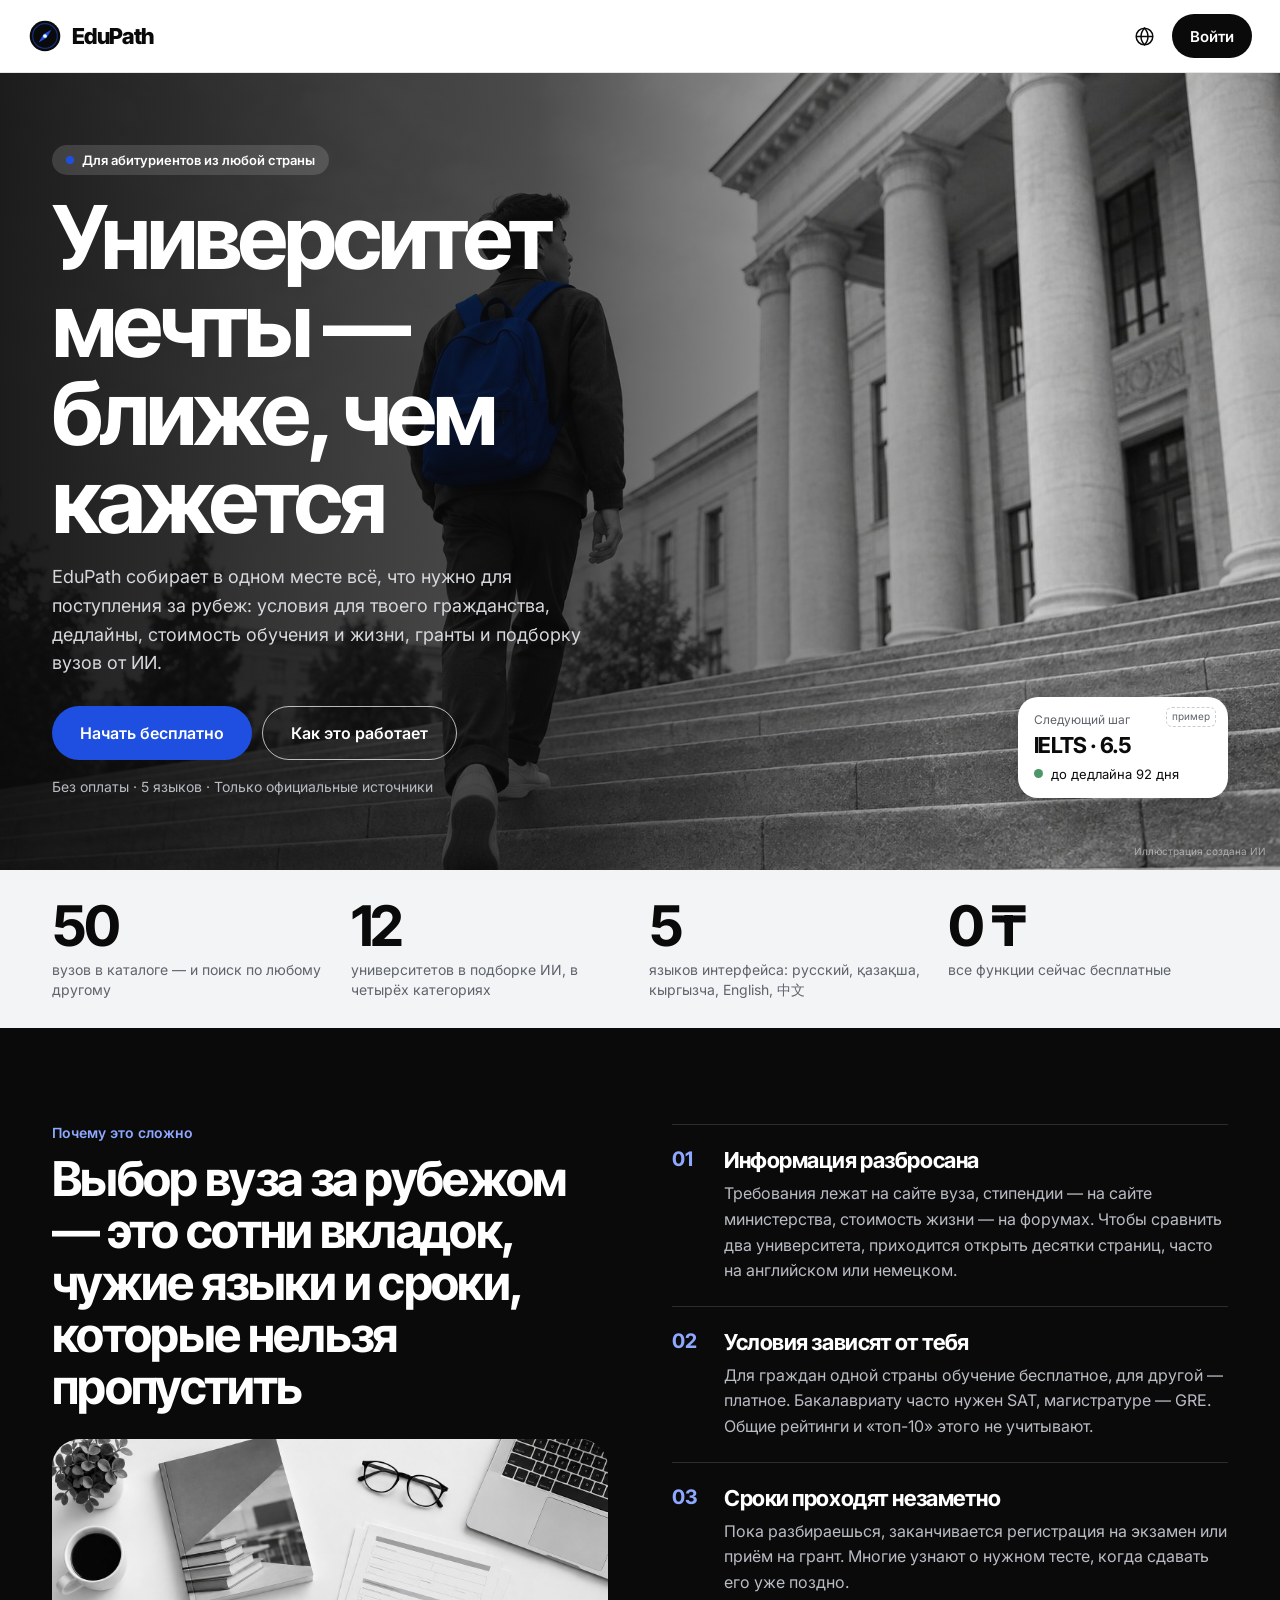
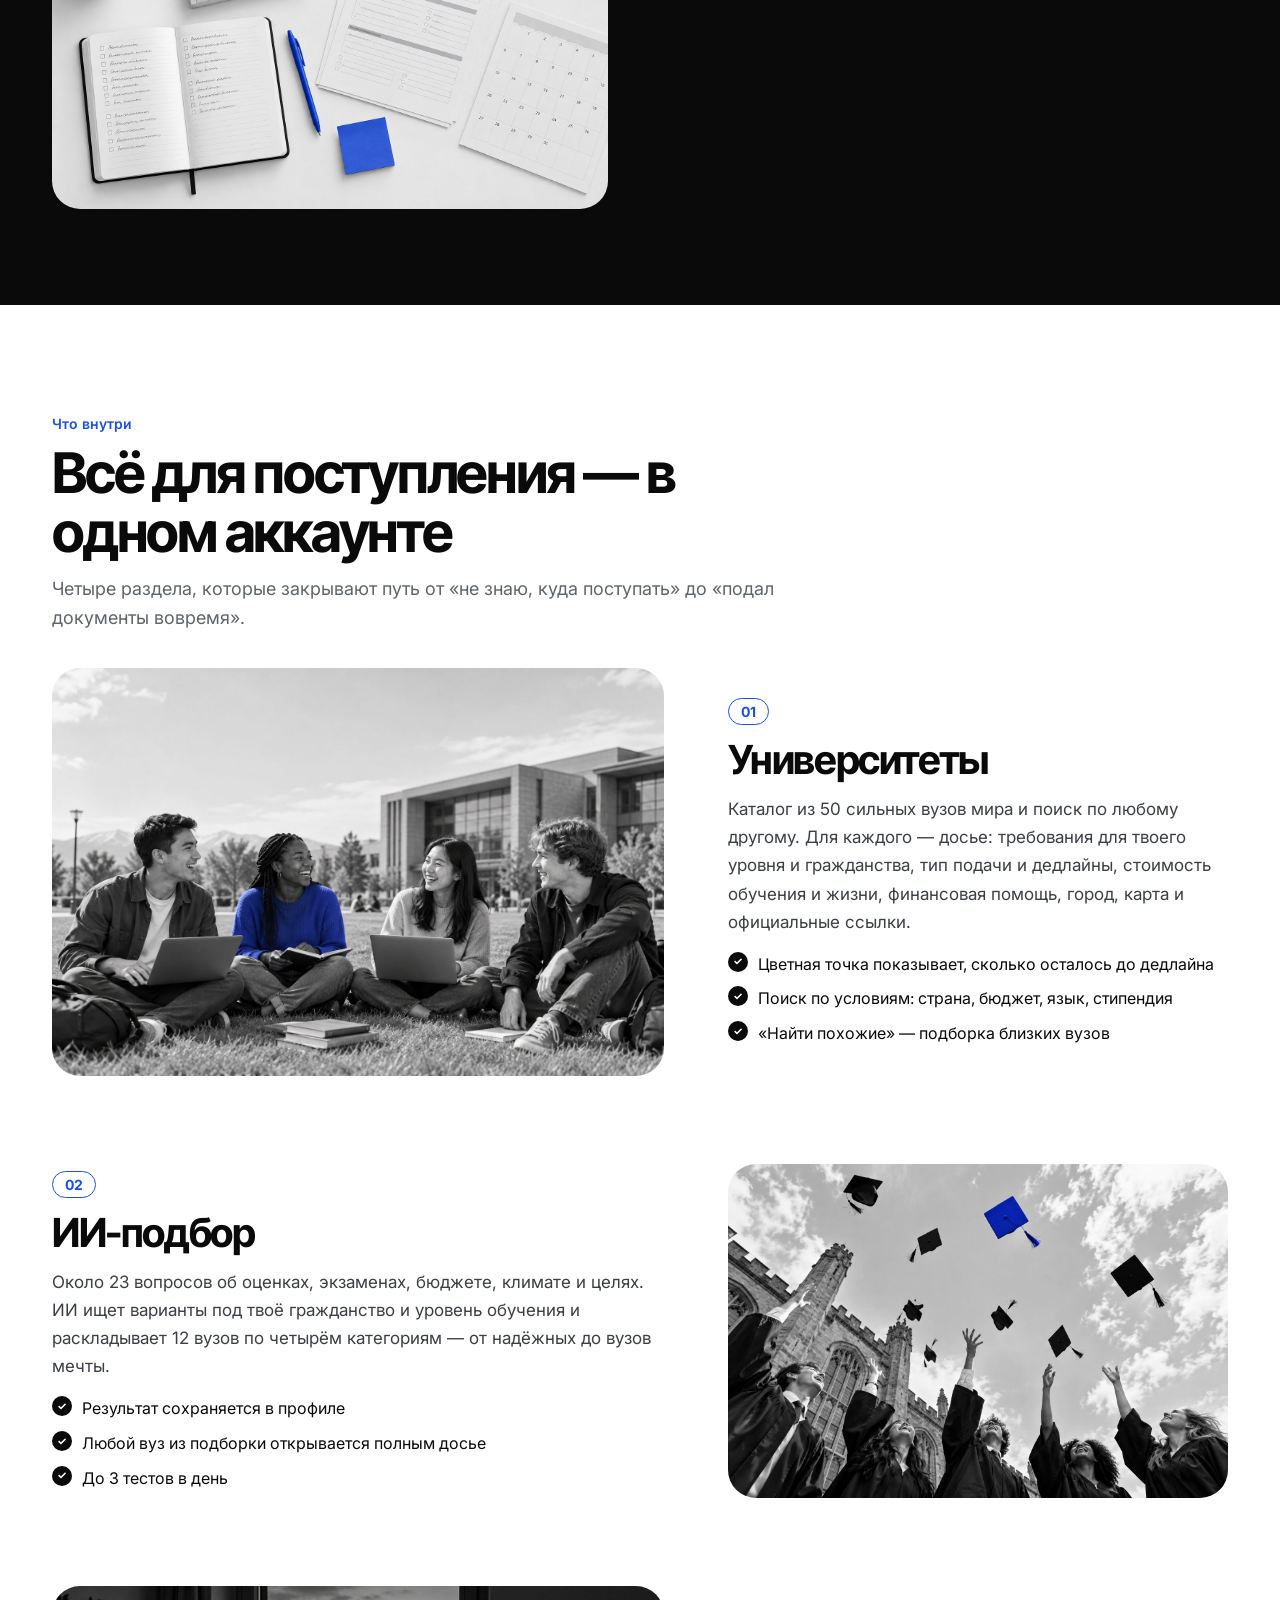
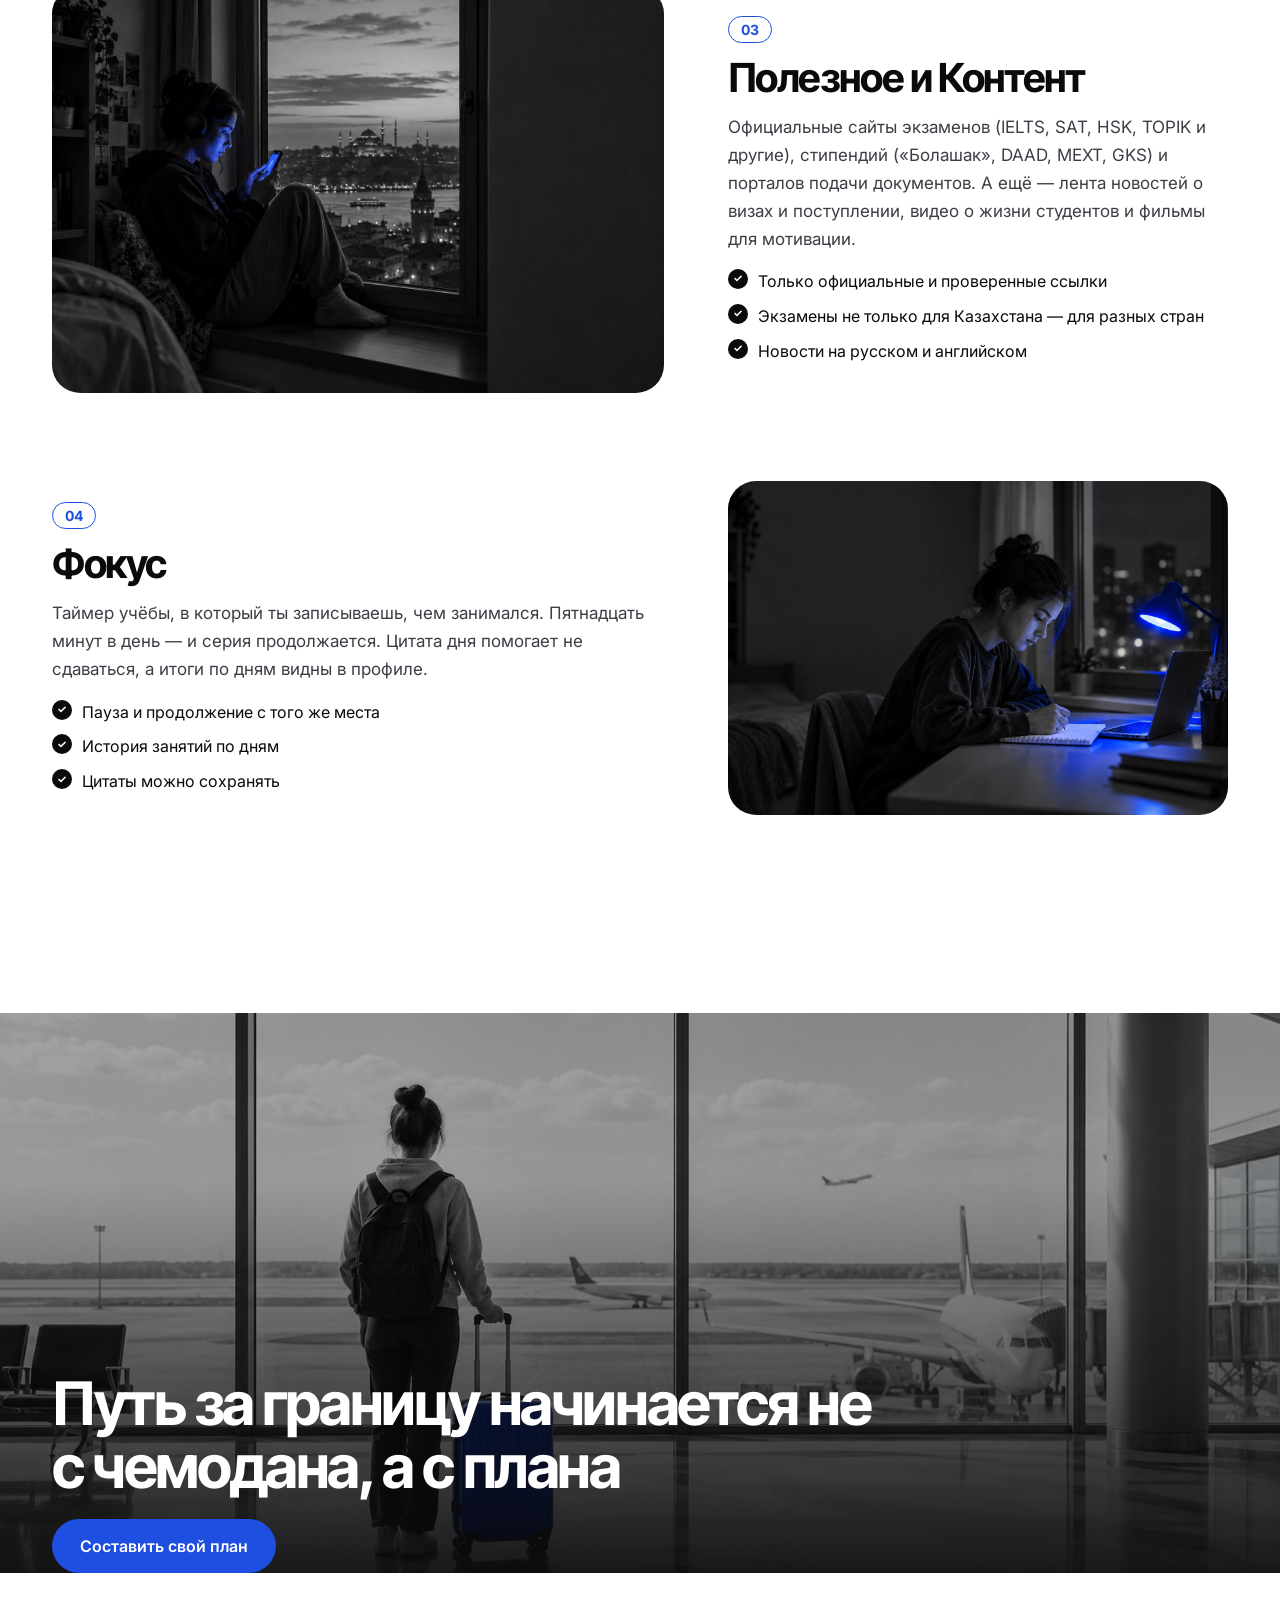
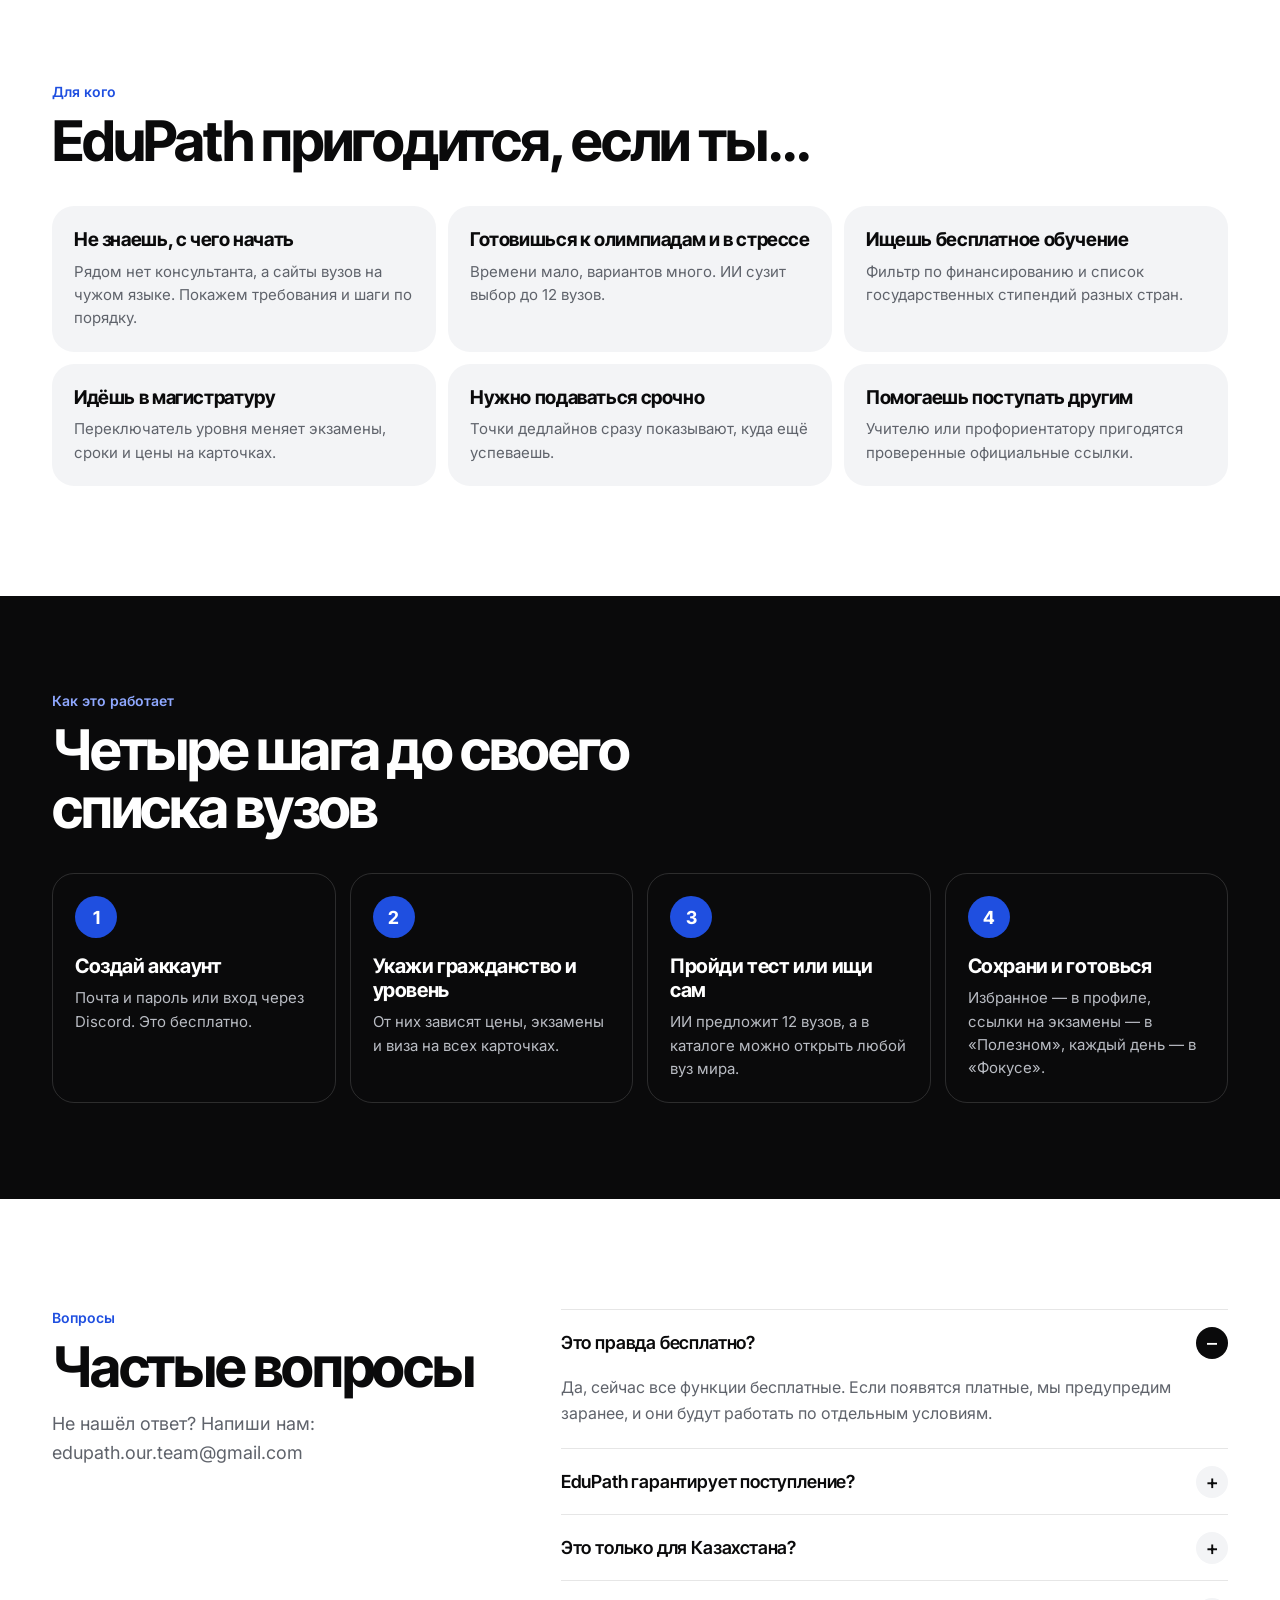
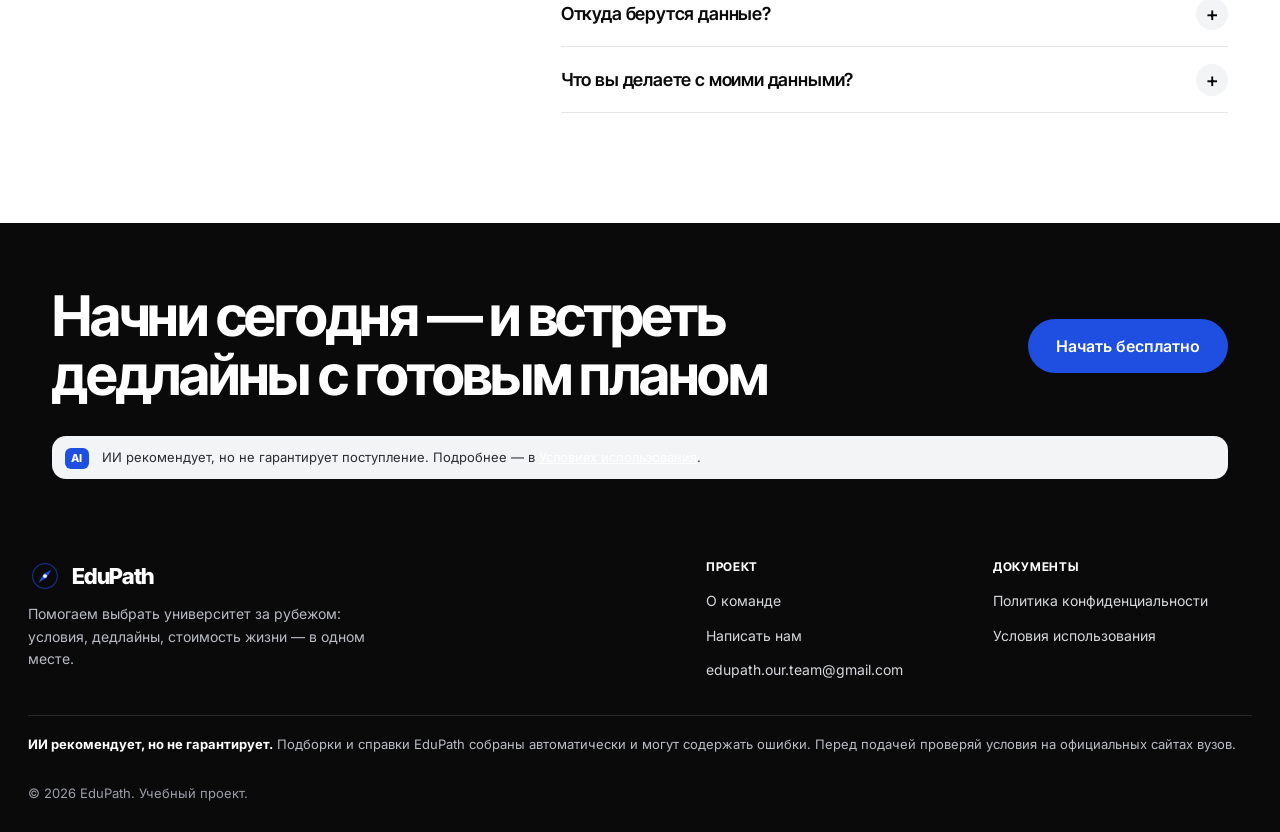
<file: index.html>
<!DOCTYPE html>
<html lang="ru">
<head>
<meta charset="UTF-8">
<meta name="viewport" content="width=device-width, initial-scale=1, viewport-fit=cover">
<meta name="theme-color" content="#0A0A0B">
<title>EduPath — выбери университет за рубежом</title>
<meta name="description" content="EduPath помогает выбрать университет за рубежом: условия поступления для твоего гражданства, дедлайны, стоимость жизни и ИИ-подбор вузов.">
<link rel="preconnect" href="https://fonts.googleapis.com">
<link rel="preconnect" href="https://fonts.gstatic.com" crossorigin>
<link href="https://fonts.googleapis.com/css2?family=Inter+Tight:wght@500;600;700;800&family=Inter:wght@400;500;600;700&display=swap" rel="stylesheet">
<link rel="stylesheet" href="edupath.css?v=3">
<link rel="stylesheet" href="edupath-d.css?v=2">
<style>
  *{ box-sizing:border-box; margin:0; padding:0; }
  body{ line-height:1.55; -webkit-font-smoothing:antialiased; }
  a{ color:inherit; text-decoration:none; }

  /* ===================== ЛЕНДИНГ D (60/30/10) ===================== */
  .ui-d.is-landing .ep-footer{ margin-top:0; }

  .ld-wrap{ max-width:1240px; margin:0 auto; padding:0 20px; }
  .ld-pill{ display:inline-flex; align-items:center; gap:8px; padding:7px 14px; border-radius:999px; background:var(--d-gray); color:var(--d-black); font:600 13px var(--font-body); }
  .ld-pill::before{ content:""; width:8px; height:8px; border-radius:50%; background:var(--d-blue); }
  .ld-kick{ display:block; font:600 14px var(--font-body); color:var(--d-blue); margin-bottom:12px; }
  .ld-kick.light{ color:#8FA8FF; }
  .ld-h1{ font:700 clamp(40px, 10vw, 88px)/1 var(--font-head) !important; letter-spacing:-.045em !important; color:var(--d-black); margin:18px 0 18px; }
  .ld-lead{ font-size:18px; line-height:1.6; color:var(--d-muted); max-width:560px; }
  .ld-cta{ display:flex; flex-direction:column; gap:10px; margin-top:28px; }
  .ld-btn{ display:inline-flex; align-items:center; justify-content:center; min-height:54px; padding:0 28px; border-radius:999px; font:600 16px var(--font-body); text-decoration:none; transition:background .15s, color .15s; }
  .ld-btn.blue{ background:var(--d-blue); color:#fff; }
  .ld-btn.blue:hover{ background:var(--d-blue-hover); }
  .ld-btn.ghost{ border:1.5px solid var(--d-black); color:var(--d-black); }
  .ld-btn.ghost:hover{ background:var(--d-black); color:#fff; }
  .ld-note{ margin-top:16px; font-size:14px; color:var(--d-muted); }
  .ld-img{ display:block; width:100%; height:100%; object-fit:cover; border-radius:28px; background:#1b1c1f; }

  .ld-hero{ position:relative; background:var(--d-black); color:#fff; overflow:hidden; min-height:min(86vh, 820px); display:flex; align-items:flex-end; }
  .ld-hero-bg{ position:absolute; inset:0; width:100%; height:100%; object-fit:cover; object-position:62% center; }
  .ld-hero::after{ content:""; position:absolute; inset:0; background:linear-gradient(0deg, rgba(10,10,11,.94) 0%, rgba(10,10,11,.72) 45%, rgba(10,10,11,.25) 100%); }
  .ld-hero-in{ position:relative; z-index:1; width:100%; padding-top:96px; padding-bottom:40px; display:grid; gap:28px; align-items:end; }
  .ld-hero .ld-h1{ color:#fff; }
  .ld-hero .ld-lead{ color:#D6D8DC; }
  .ld-hero .ld-pill{ background:rgba(255,255,255,.14); color:#fff; }
  .ld-hero .ld-note{ color:#B9BCC3; }
  .ld-btn.ghost-light{ border:1.5px solid rgba(255,255,255,.7); color:#fff; }
  .ld-btn.ghost-light:hover{ background:#fff; color:var(--d-black); }
  .ld-float{ display:none; position:relative; background:#fff; color:var(--d-black); border-radius:20px; padding:14px 16px; box-shadow:0 22px 50px rgba(0,0,0,.3); min-width:210px; justify-self:end; }
  .ld-float small{ display:block; font-size:12px; color:var(--d-muted); }
  .ld-float b{ display:block; font:700 22px var(--font-head); letter-spacing:-.03em; margin:2px 0 6px; }
  .ld-float span{ display:flex; align-items:center; gap:8px; font-size:13px; }
  .ld-float span i{ width:9px; height:9px; border-radius:50%; background:#4C9667; }
  .ld-float span em{ font-style:normal; }
  .ld-float u{ position:absolute; top:10px; right:12px; text-decoration:none; font-size:10px; color:var(--d-muted); border:1px dashed #C9CCD2; border-radius:6px; padding:1px 5px; }
  .ld-credit{ position:absolute; right:14px; bottom:10px; z-index:1; font-size:10px; color:rgba(255,255,255,.5); }

  .ld-stats{ background:var(--d-gray); padding:28px 0; }
  .ld-stats-grid{ display:grid; grid-template-columns:1fr 1fr; gap:22px 18px; }
  .ld-stats b{ display:block; font:700 clamp(34px, 8vw, 56px)/1 var(--font-head); letter-spacing:-.04em; color:var(--d-black); }
  .ld-stats span{ display:block; margin-top:6px; font-size:14px; line-height:1.45; color:var(--d-muted); }

  .ld-dark{ background:var(--d-black); color:#fff; padding:64px 0; }
  .ld-dark h2{ color:#fff; }
  .ld-problem{ display:grid; gap:32px; }
  .ld-problem h2{ font:700 clamp(28px, 6.4vw, 48px)/1.08 var(--font-head); letter-spacing:-.035em; }
  .ld-problem-img{ margin-top:26px; aspect-ratio:3/2; height:auto; }
  .ld-pains{ list-style:none; counter-reset:p; display:grid; gap:0; padding:0; margin:0; }
  .ld-pains li{ counter-increment:p; border-top:1px solid rgba(255,255,255,.14); padding:22px 0 22px 52px; position:relative; }
  .ld-pains li::before{ content:"0" counter(p); position:absolute; left:0; top:22px; font:700 20px var(--font-head); color:#8FA8FF; }
  .ld-pains h3{ font:700 22px var(--font-head); letter-spacing:-.02em; color:#fff; margin:0 0 8px; }
  .ld-pains p{ color:#B9BCC3; font-size:16px; line-height:1.6; margin:0; }

  .ld-sec{ padding:72px 0; }
  .ld-head{ max-width:760px; margin-bottom:36px; }
  .ld-head h2{ font:700 clamp(30px, 7vw, 56px)/1.04 var(--font-head); letter-spacing:-.04em; color:var(--d-black); margin:0 0 14px; }
  .ld-dark .ld-head h2{ color:#fff; }
  .ld-head p{ font-size:18px; line-height:1.6; color:var(--d-muted); }

  .ld-row{ display:grid; gap:24px; margin-bottom:56px; align-items:center; }
  .ld-row .ld-img{ aspect-ratio:3/2; height:auto; }
  .ld-num{ display:inline-block; font:700 14px var(--font-body); color:var(--d-blue); border:1.5px solid var(--d-blue); border-radius:999px; padding:4px 12px; margin-bottom:14px; }
  .ld-row h3{ font:700 clamp(26px, 5vw, 40px)/1.05 var(--font-head); letter-spacing:-.035em; color:var(--d-black); margin:0 0 14px; }
  .ld-row p{ font-size:17px; line-height:1.65; color:#3B3E45; margin:0 0 16px; }
  .ld-row ul{ list-style:none; padding:0; margin:0; display:grid; gap:10px; }
  .ld-row li{ position:relative; padding-left:30px; font-size:16px; color:var(--d-black); }
  .ld-row li::before{ content:"✓"; position:absolute; left:0; top:0; width:20px; height:20px; border-radius:50%; background:var(--d-black); color:#fff; font-size:11px; display:grid; place-items:center; font-weight:700; }

  .ld-band{ position:relative; background:var(--d-black); overflow:hidden; min-height:440px; display:flex; align-items:flex-end; }
  .ld-band-img{ position:absolute; inset:0; width:100%; height:100%; object-fit:cover; opacity:.7; }
  .ld-band::after{ content:""; position:absolute; inset:0; background:linear-gradient(0deg, rgba(10,10,11,.9), rgba(10,10,11,.1) 70%); }
  .ld-band-in{ position:relative; z-index:1; padding-top:40px; padding-bottom:48px; width:100%; }
  .ld-band h2{ font:700 clamp(30px, 7vw, 60px)/1.04 var(--font-head); letter-spacing:-.04em; color:#fff; max-width:820px; margin:0 0 22px; }

  .ld-who{ display:grid; gap:12px; }
  .ld-who article{ background:var(--d-gray); border-radius:22px; padding:22px; }
  .ld-who b{ display:block; font:700 19px/1.25 var(--font-head); letter-spacing:-.02em; color:var(--d-black); margin-bottom:8px; }
  .ld-who p{ font-size:15px; line-height:1.55; color:var(--d-muted); margin:0; }

  .ld-steps{ list-style:none; display:grid; gap:14px; padding:0; margin:0; }
  .ld-steps li{ border:1px solid rgba(255,255,255,.14); border-radius:22px; padding:22px; }
  .ld-steps span{ display:grid; place-items:center; width:42px; height:42px; border-radius:50%; background:var(--d-blue); color:#fff; font:700 18px var(--font-head); margin-bottom:16px; }
  .ld-steps h3{ font:700 20px var(--font-head); letter-spacing:-.02em; color:#fff; margin:0 0 8px; }
  .ld-steps p{ color:#B9BCC3; font-size:15px; line-height:1.55; margin:0; }

  .ld-faq{ display:grid; gap:0; border-top:1px solid var(--line); }
  .ld-faq details{ border-bottom:1px solid var(--line); }
  .ld-faq summary{ list-style:none; cursor:pointer; padding:22px 48px 22px 0; font:600 18px var(--font-head); letter-spacing:-.01em; color:var(--d-black); position:relative; }
  .ld-faq summary::-webkit-details-marker{ display:none; }
  .ld-faq summary::after{ content:"+"; position:absolute; right:0; top:50%; transform:translateY(-50%); width:32px; height:32px; border-radius:50%; background:var(--d-gray); display:grid; place-items:center; font-size:20px; font-weight:500; }
  .ld-faq details[open] summary::after{ content:"–"; background:var(--d-black); color:#fff; }
  .ld-faq p{ margin:0 0 22px; font-size:16px; line-height:1.6; color:var(--d-muted); max-width:720px; }

  .ld-final{ background:var(--d-black); padding:64px 0 40px; }
  .ld-final-in{ display:grid; gap:24px; align-items:center; }
  .ld-final h2{ font:700 clamp(30px, 7vw, 56px)/1.04 var(--font-head); letter-spacing:-.04em; color:#fff; margin:0; max-width:820px; }
  .ld-ai{ margin-top:32px; background:rgba(255,255,255,.07) !important; color:#C9CCD2 !important; }
  .ld-ai a{ color:#fff !important; }

  @media (min-width:700px){
    .ld-wrap{ padding:0 32px; }
    .ld-cta{ flex-direction:row; }
    .ld-stats-grid{ grid-template-columns:repeat(4,1fr); }
    .ld-who{ grid-template-columns:repeat(2,1fr); }
    .ld-steps{ grid-template-columns:repeat(2,1fr); }
    .ld-final-in{ grid-template-columns:1fr auto; }
  }
  @media (min-width:1000px){
    .ld-hero{ align-items:center; }
    .ld-hero::after{ background:linear-gradient(90deg, rgba(10,10,11,.92) 0%, rgba(10,10,11,.7) 42%, rgba(10,10,11,.1) 80%); }
    .ld-hero-in{ grid-template-columns:minmax(0,640px) 1fr; padding-top:72px; padding-bottom:72px; }
    .ld-float{ display:block; align-self:end; }
    .ld-problem{ grid-template-columns:1fr 1fr; gap:64px; align-items:start; }
    .ld-dark{ padding:96px 0; }
    .ld-sec{ padding:110px 0; }
    .ld-row{ grid-template-columns:1.1fr .9fr; gap:64px; margin-bottom:88px; }
    .ld-row.rev .ld-img{ order:2; }
    .ld-who{ grid-template-columns:repeat(3,1fr); }
    .ld-steps{ grid-template-columns:repeat(4,1fr); }
    .ld-band{ min-height:560px; }
    .ld-faq-grid{ display:grid; grid-template-columns:.8fr 1.2fr; gap:64px; align-items:start; }
  }

</style>
</head>
<body>
<header class="ep-header" id="siteHeader" data-variant="landing"></header>
<script src="layout.js?v=5"></script>
<script src="edupath-d.js?v=3"></script>

<!-- ===================== ЛЕНДИНГ ===================== -->
<main class="land-d">
  <!-- 1. Главный экран: фото на весь первый экран -->
  <section class="ld-hero">
    <img class="ld-hero-bg" src="assets/d/d-hero.jpg" alt="" fetchpriority="high" onerror="this.remove()">
    <div class="ld-wrap ld-hero-in">
      <div class="ld-hero-text">
        <span class="ld-pill" data-dl="kicker">Для абитуриентов из любой страны</span>
        <h1 class="ld-h1" data-dl="h1">Университет мечты — ближе, чем кажется</h1>
        <p class="ld-lead" data-dl="lead">EduPath собирает в одном месте всё, что нужно для поступления за рубеж: условия для твоего гражданства, дедлайны, стоимость обучения и жизни, гранты и подборку вузов от ИИ.</p>
        <div class="ld-cta">
          <a href="#" class="ld-btn blue" data-auth-open="register" data-dl="start">Начать бесплатно</a>
          <a href="#how" class="ld-btn ghost-light" data-dl="how_btn">Как это работает</a>
        </div>
        <p class="ld-note" data-dl="note">Без оплаты · 5 языков · Только официальные источники</p>
      </div>
      <div class="ld-float" aria-hidden="true">
        <small data-dl="fl_t">Следующий шаг</small>
        <b>IELTS · 6.5</b>
        <span><i></i><em data-dl="fl_d">до дедлайна 92 дня</em></span>
        <u data-dl="fl_ex">пример</u>
      </div>
    </div>
    <span class="ld-credit" data-dl="credit">Иллюстрация создана ИИ</span>
  </section>

  <!-- 2. Цифры -->
  <section class="ld-stats">
    <div class="ld-wrap ld-stats-grid">
      <div><b>50</b><span data-dl="s1">вузов в каталоге — и поиск по любому другому</span></div>
      <div><b>12</b><span data-dl="s2">университетов в подборке ИИ, в четырёх категориях</span></div>
      <div><b>5</b><span data-dl="s3">языков интерфейса: русский, қазақша, кыргызча, English, 中文</span></div>
      <div><b>0 ₸</b><span data-dl="s4">все функции сейчас бесплатные</span></div>
    </div>
  </section>

  <!-- 3. Проблема (чёрный блок) -->
  <section class="ld-dark">
    <div class="ld-wrap ld-problem">
      <div>
        <span class="ld-kick light" data-dl="p_k">Почему это сложно</span>
        <h2 data-dl="p_h">Выбор вуза за рубежом — это сотни вкладок, чужие языки и сроки, которые нельзя пропустить</h2>
        <img src="assets/d/d-desk.jpg" alt="" class="ld-img ld-problem-img" loading="lazy" onerror="this.style.display='none'">
      </div>
      <ol class="ld-pains">
        <li><h3 data-dl="p1h">Информация разбросана</h3><p data-dl="p1p">Требования лежат на сайте вуза, стипендии — на сайте министерства, стоимость жизни — на форумах. Чтобы сравнить два университета, приходится открыть десятки страниц, часто на английском или немецком.</p></li>
        <li><h3 data-dl="p2h">Условия зависят от тебя</h3><p data-dl="p2p">Для граждан одной страны обучение бесплатное, для другой — платное. Бакалавриату часто нужен SAT, магистратуре — GRE. Общие рейтинги и «топ-10» этого не учитывают.</p></li>
        <li><h3 data-dl="p3h">Сроки проходят незаметно</h3><p data-dl="p3p">Пока разбираешься, заканчивается регистрация на экзамен или приём на грант. Многие узнают о нужном тесте, когда сдавать его уже поздно.</p></li>
      </ol>
    </div>
  </section>

  <!-- 4. Возможности: фото + текст по очереди -->
  <section class="ld-sec" id="features">
    <div class="ld-wrap">
      <div class="ld-head">
        <span class="ld-kick" data-dl="f_k">Что внутри</span>
        <h2 data-dl="f_h">Всё для поступления — в одном аккаунте</h2>
        <p data-dl="f_p">Четыре раздела, которые закрывают путь от «не знаю, куда поступать» до «подал документы вовремя».</p>
      </div>

      <article class="ld-row">
        <img src="assets/d/d-students.jpg" alt="" class="ld-img" loading="lazy" onerror="this.style.visibility='hidden'">
        <div>
          <span class="ld-num">01</span>
          <h3 data-dl="r1h">Университеты</h3>
          <p data-dl="r1p">Каталог из 50 сильных вузов мира и поиск по любому другому. Для каждого — досье: требования для твоего уровня и гражданства, тип подачи и дедлайны, стоимость обучения и жизни, финансовая помощь, город, карта и официальные ссылки.</p>
          <ul><li data-dl="r1a">Цветная точка показывает, сколько осталось до дедлайна</li><li data-dl="r1b">Поиск по условиям: страна, бюджет, язык, стипендия</li><li data-dl="r1c">«Найти похожие» — подборка близких вузов</li></ul>
        </div>
      </article>

      <article class="ld-row rev">
        <img src="assets/d/d-graduation.jpg" alt="" class="ld-img" loading="lazy" onerror="this.style.visibility='hidden'">
        <div>
          <span class="ld-num">02</span>
          <h3 data-dl="r2h">ИИ-подбор</h3>
          <p data-dl="r2p">Около 23 вопросов об оценках, экзаменах, бюджете, климате и целях. ИИ ищет варианты под твоё гражданство и уровень обучения и раскладывает 12 вузов по четырём категориям — от надёжных до вузов мечты.</p>
          <ul><li data-dl="r2a">Результат сохраняется в профиле</li><li data-dl="r2b">Любой вуз из подборки открывается полным досье</li><li data-dl="r2c">До 3 тестов в день</li></ul>
        </div>
      </article>

      <article class="ld-row">
        <img src="assets/d/d-phone.jpg" alt="" class="ld-img" loading="lazy" onerror="this.style.visibility='hidden'">
        <div>
          <span class="ld-num">03</span>
          <h3 data-dl="r3h">Полезное и Контент</h3>
          <p data-dl="r3p">Официальные сайты экзаменов (IELTS, SAT, HSK, TOPIK и другие), стипендий («Болашак», DAAD, MEXT, GKS) и порталов подачи документов. А ещё — лента новостей о визах и поступлении, видео о жизни студентов и фильмы для мотивации.</p>
          <ul><li data-dl="r3a">Только официальные и проверенные ссылки</li><li data-dl="r3b">Экзамены не только для Казахстана — для разных стран</li><li data-dl="r3c">Новости на русском и английском</li></ul>
        </div>
      </article>

      <article class="ld-row rev">
        <img src="assets/d/d-study.jpg" alt="" class="ld-img" loading="lazy" onerror="this.style.visibility='hidden'">
        <div>
          <span class="ld-num">04</span>
          <h3 data-dl="r4h">Фокус</h3>
          <p data-dl="r4p">Таймер учёбы, в который ты записываешь, чем занимался. Пятнадцать минут в день — и серия продолжается. Цитата дня помогает не сдаваться, а итоги по дням видны в профиле.</p>
          <ul><li data-dl="r4a">Пауза и продолжение с того же места</li><li data-dl="r4b">История занятий по дням</li><li data-dl="r4c">Цитаты можно сохранять</li></ul>
        </div>
      </article>
    </div>
  </section>

  <!-- 5. Фото на всю ширину -->
  <section class="ld-band">
    <img src="assets/d/d-airport.jpg" alt="" class="ld-band-img" loading="lazy" onerror="this.style.display='none'">
    <div class="ld-wrap ld-band-in">
      <h2 data-dl="b_h">Путь за границу начинается не с чемодана, а с плана</h2>
      <a href="#" class="ld-btn blue" data-auth-open="register" data-dl="b_btn">Составить свой план</a>
    </div>
  </section>

  <!-- 6. Для кого -->
  <section class="ld-sec">
    <div class="ld-wrap">
      <div class="ld-head">
        <span class="ld-kick" data-dl="w_k">Для кого</span>
        <h2 data-dl="w_h">EduPath пригодится, если ты…</h2>
      </div>
      <div class="ld-who">
        <article><b data-dl="w1h">Не знаешь, с чего начать</b><p data-dl="w1p">Рядом нет консультанта, а сайты вузов на чужом языке. Покажем требования и шаги по порядку.</p></article>
        <article><b data-dl="w2h">Готовишься к олимпиадам и в стрессе</b><p data-dl="w2p">Времени мало, вариантов много. ИИ сузит выбор до 12 вузов.</p></article>
        <article><b data-dl="w3h">Ищешь бесплатное обучение</b><p data-dl="w3p">Фильтр по финансированию и список государственных стипендий разных стран.</p></article>
        <article><b data-dl="w4h">Идёшь в магистратуру</b><p data-dl="w4p">Переключатель уровня меняет экзамены, сроки и цены на карточках.</p></article>
        <article><b data-dl="w5h">Нужно подаваться срочно</b><p data-dl="w5p">Точки дедлайнов сразу показывают, куда ещё успеваешь.</p></article>
        <article><b data-dl="w6h">Помогаешь поступать другим</b><p data-dl="w6p">Учителю или профориентатору пригодятся проверенные официальные ссылки.</p></article>
      </div>
    </div>
  </section>

  <!-- 7. Как это работает (чёрный) -->
  <section class="ld-dark" id="how">
    <div class="ld-wrap">
      <div class="ld-head">
        <span class="ld-kick light" data-dl="h_k">Как это работает</span>
        <h2 data-dl="h_h">Четыре шага до своего списка вузов</h2>
      </div>
      <ol class="ld-steps">
        <li><span>1</span><h3 data-dl="h1h">Создай аккаунт</h3><p data-dl="h1p">Почта и пароль или вход через Discord. Это бесплатно.</p></li>
        <li><span>2</span><h3 data-dl="h2h">Укажи гражданство и уровень</h3><p data-dl="h2p">От них зависят цены, экзамены и виза на всех карточках.</p></li>
        <li><span>3</span><h3 data-dl="h3h">Пройди тест или ищи сам</h3><p data-dl="h3p">ИИ предложит 12 вузов, а в каталоге можно открыть любой вуз мира.</p></li>
        <li><span>4</span><h3 data-dl="h4h">Сохрани и готовься</h3><p data-dl="h4p">Избранное — в профиле, ссылки на экзамены — в «Полезном», каждый день — в «Фокусе».</p></li>
      </ol>
    </div>
  </section>

  <!-- 8. Вопросы -->
  <section class="ld-sec">
    <div class="ld-wrap ld-faq-grid">
      <div class="ld-head">
        <span class="ld-kick" data-dl="q_k">Вопросы</span>
        <h2 data-dl="q_h">Частые вопросы</h2>
        <p data-dl="q_p">Не нашёл ответ? Напиши нам: edupath.our.team@gmail.com</p>
      </div>
      <div class="ld-faq">
        <details open><summary data-dl="q1">Это правда бесплатно?</summary><p data-dl="a1">Да, сейчас все функции бесплатные. Если появятся платные, мы предупредим заранее, и они будут работать по отдельным условиям.</p></details>
        <details><summary data-dl="q2">EduPath гарантирует поступление?</summary><p data-dl="a2">Нет. ИИ рекомендует, но не гарантирует. Данные собираются автоматически и могут устареть — перед подачей проверяй условия на официальном сайте вуза.</p></details>
        <details><summary data-dl="q3">Это только для Казахстана?</summary><p data-dl="a3">Нет. Ты выбираешь своё гражданство, и условия показываются для него. В «Полезном» есть экзамены и стипендии разных стран.</p></details>
        <details><summary data-dl="q4">Откуда берутся данные?</summary><p data-dl="a4">С официальных сайтов вузов и открытых источников: реестр университетов ROR, Wikidata, Wikimedia Commons, Open-Meteo. Сторонние источники помечены.</p></details>
        <details><summary data-dl="q5">Что вы делаете с моими данными?</summary><p data-dl="a5">Храним только то, что нужно для работы сайта, и не продаём. Подробнее — в Политике конфиденциальности. Удалить данные можно в профиле.</p></details>
      </div>
    </div>
  </section>

  <!-- 9. Финал -->
  <section class="ld-final">
    <div class="ld-wrap ld-final-in">
      <h2 data-dl="fin_h">Начни сегодня — и встреть дедлайны с готовым планом</h2>
      <a href="#" class="ld-btn blue" data-auth-open="register" data-dl="start">Начать бесплатно</a>
    </div>
    <div class="ld-wrap"><p class="ep-ai-note ld-ai" data-dl-html="ai">ИИ рекомендует, но не гарантирует поступление. Подробнее — в <a href="terms.html">Условиях использования</a>.</p></div>
  </section>
</main>

<script>
/* Тексты лендинга на 5 языках. Язык берётся из того же переключателя, что и на всём сайте. */
(function(){
  const LD = {"ru": {"kicker": "Для абитуриентов из любой страны", "h1": "Университет мечты — ближе, чем кажется", "lead": "EduPath собирает в одном месте всё, что нужно для поступления за рубеж: условия для твоего гражданства, дедлайны, стоимость обучения и жизни, гранты и подборку вузов от ИИ.", "start": "Начать бесплатно", "how_btn": "Как это работает", "note": "Без оплаты · 5 языков · Только официальные источники", "fl_t": "Следующий шаг", "fl_d": "до дедлайна 92 дня", "fl_ex": "пример", "credit": "Иллюстрация создана ИИ", "s1": "вузов в каталоге — и поиск по любому другому", "s2": "университетов в подборке ИИ, в четырёх категориях", "s3": "языков интерфейса: русский, қазақша, кыргызча, English, 中文", "s4": "все функции сейчас бесплатные", "p_k": "Почему это сложно", "p_h": "Выбор вуза за рубежом — это сотни вкладок, чужие языки и сроки, которые нельзя пропустить", "p1h": "Информация разбросана", "p1p": "Требования лежат на сайте вуза, стипендии — на сайте министерства, стоимость жизни — на форумах. Чтобы сравнить два университета, приходится открыть десятки страниц, часто на английском или немецком.", "p2h": "Условия зависят от тебя", "p2p": "Для граждан одной страны обучение бесплатное, для другой — платное. Бакалавриату часто нужен SAT, магистратуре — GRE. Общие рейтинги и «топ-10» этого не учитывают.", "p3h": "Сроки проходят незаметно", "p3p": "Пока разбираешься, заканчивается регистрация на экзамен или приём на грант. Многие узнают о нужном тесте, когда сдавать его уже поздно.", "f_k": "Что внутри", "f_h": "Всё для поступления — в одном аккаунте", "f_p": "Четыре раздела, которые закрывают путь от «не знаю, куда поступать» до «подал документы вовремя».", "r1h": "Университеты", "r1p": "Каталог из 50 сильных вузов мира и поиск по любому другому. Для каждого — досье: требования для твоего уровня и гражданства, тип подачи и дедлайны, стоимость обучения и жизни, финансовая помощь, город, карта и официальные ссылки.", "r1a": "Цветная точка показывает, сколько осталось до дедлайна", "r1b": "Поиск по условиям: страна, бюджет, язык, стипендия", "r1c": "«Найти похожие» — подборка близких вузов", "r2h": "ИИ-подбор", "r2p": "Около 23 вопросов об оценках, экзаменах, бюджете, климате и целях. ИИ ищет варианты под твоё гражданство и уровень обучения и раскладывает 12 вузов по четырём категориям — от надёжных до вузов мечты.", "r2a": "Результат сохраняется в профиле", "r2b": "Любой вуз из подборки открывается полным досье", "r2c": "До 3 тестов в день", "r3h": "Полезное и Контент", "r3p": "Официальные сайты экзаменов (IELTS, SAT, HSK, TOPIK и другие), стипендий («Болашак», DAAD, MEXT, GKS) и порталов подачи документов. А ещё — лента новостей о визах и поступлении, видео о жизни студентов и фильмы для мотивации.", "r3a": "Только официальные и проверенные ссылки", "r3b": "Экзамены не только для Казахстана — для разных стран", "r3c": "Новости на русском и английском", "r4h": "Фокус", "r4p": "Таймер учёбы, в который ты записываешь, чем занимался. Пятнадцать минут в день — и серия продолжается. Цитата дня помогает не сдаваться, а итоги по дням видны в профиле.", "r4a": "Пауза и продолжение с того же места", "r4b": "История занятий по дням", "r4c": "Цитаты можно сохранять", "b_h": "Путь за границу начинается не с чемодана, а с плана", "b_btn": "Составить свой план", "w_k": "Для кого", "w_h": "EduPath пригодится, если ты…", "w1h": "Не знаешь, с чего начать", "w1p": "Рядом нет консультанта, а сайты вузов на чужом языке. Покажем требования и шаги по порядку.", "w2h": "Готовишься к олимпиадам и в стрессе", "w2p": "Времени мало, вариантов много. ИИ сузит выбор до 12 вузов.", "w3h": "Ищешь бесплатное обучение", "w3p": "Фильтр по финансированию и список государственных стипендий разных стран.", "w4h": "Идёшь в магистратуру", "w4p": "Переключатель уровня меняет экзамены, сроки и цены на карточках.", "w5h": "Нужно подаваться срочно", "w5p": "Точки дедлайнов сразу показывают, куда ещё успеваешь.", "w6h": "Помогаешь поступать другим", "w6p": "Учителю или профориентатору пригодятся проверенные официальные ссылки.", "h_k": "Как это работает", "h_h": "Четыре шага до своего списка вузов", "h1h": "Создай аккаунт", "h1p": "Почта и пароль или вход через Discord. Это бесплатно.", "h2h": "Укажи гражданство и уровень", "h2p": "От них зависят цены, экзамены и виза на всех карточках.", "h3h": "Пройди тест или ищи сам", "h3p": "ИИ предложит 12 вузов, а в каталоге можно открыть любой вуз мира.", "h4h": "Сохрани и готовься", "h4p": "Избранное — в профиле, ссылки на экзамены — в «Полезном», каждый день — в «Фокусе».", "q_k": "Вопросы", "q_h": "Частые вопросы", "q_p": "Не нашёл ответ? Напиши нам: edupath.our.team@gmail.com", "q1": "Это правда бесплатно?", "a1": "Да, сейчас все функции бесплатные. Если появятся платные, мы предупредим заранее, и они будут работать по отдельным условиям.", "q2": "EduPath гарантирует поступление?", "a2": "Нет. ИИ рекомендует, но не гарантирует. Данные собираются автоматически и могут устареть — перед подачей проверяй условия на официальном сайте вуза.", "q3": "Это только для Казахстана?", "a3": "Нет. Ты выбираешь своё гражданство, и условия показываются для него. В «Полезном» есть экзамены и стипендии разных стран.", "q4": "Откуда берутся данные?", "a4": "С официальных сайтов вузов и открытых источников: реестр университетов ROR, Wikidata, Wikimedia Commons, Open-Meteo. Сторонние источники помечены.", "q5": "Что вы делаете с моими данными?", "a5": "Храним только то, что нужно для работы сайта, и не продаём. Подробнее — в Политике конфиденциальности. Удалить данные можно в профиле.", "fin_h": "Начни сегодня — и встреть дедлайны с готовым планом", "ai": "ИИ рекомендует, но не гарантирует поступление. Подробнее — в <a href=\"terms.html\">Условиях использования</a>."}, "en": {"kicker": "For applicants from any country", "h1": "Your dream university is closer than it seems", "lead": "EduPath brings everything you need to study abroad into one place: conditions for your citizenship, deadlines, tuition and living costs, grants and an AI-picked list of universities.", "start": "Start for free", "how_btn": "How it works", "note": "No payment · 5 languages · Official sources only", "fl_t": "Next step", "fl_d": "92 days to the deadline", "fl_ex": "example", "credit": "AI-generated illustration", "s1": "universities in the catalog — plus search for any other", "s2": "universities in your AI selection, in four categories", "s3": "interface languages: Russian, Kazakh, Kyrgyz, English, Chinese", "s4": "every feature is free for now", "p_k": "Why it's hard", "p_h": "Choosing a university abroad means hundreds of tabs, foreign languages and deadlines you can't miss", "p1h": "Information is scattered", "p1p": "Requirements are on the university site, scholarships on a ministry site, living costs on forums. Comparing two universities means opening dozens of pages, often in English or German.", "p2h": "Conditions depend on you", "p2p": "Tuition is free for citizens of one country and paid for another. Bachelor's programs often need the SAT, Master's the GRE. General rankings and top-10 lists ignore this.", "p3h": "Deadlines slip by", "p3p": "While you figure things out, exam registration or a grant intake closes. Many people learn about a required test when it's too late to take it.", "f_k": "What's inside", "f_h": "Everything for admission — in one account", "f_p": "Four sections that take you from “I don't know where to apply” to “I applied on time”.", "r1h": "Universities", "r1p": "A catalog of 50 strong universities worldwide plus search for any other. Each one has a dossier: requirements for your level and citizenship, application type and deadlines, tuition and living costs, financial aid, the city, a map and official links.", "r1a": "A coloured dot shows how long is left until the deadline", "r1b": "Search by conditions: country, budget, language, scholarship", "r1c": "“Find similar” — a list of comparable universities", "r2h": "AI matching", "r2p": "About 23 questions on grades, exams, budget, climate and goals. The AI looks for options that fit your citizenship and degree level and sorts 12 universities into four categories — from safe picks to dream schools.", "r2a": "Results are saved to your profile", "r2b": "Any university from the list opens as a full dossier", "r2c": "Up to 3 tests a day", "r3h": "Resources & Content", "r3p": "Official websites for exams (IELTS, SAT, HSK, TOPIK and more), scholarships (Bolashak, DAAD, MEXT, GKS) and application portals. Plus a news feed on visas and admissions, videos about student life and films for motivation.", "r3a": "Only official, verified links", "r3b": "Exams for many countries, not just Kazakhstan", "r3c": "News in Russian and English", "r4h": "Focus", "r4p": "A study timer where you note what you worked on. Fifteen minutes a day keeps the streak going. A quote of the day keeps you motivated, and daily totals show up in your profile.", "r4a": "Pause and resume where you left off", "r4b": "Study history by day", "r4c": "Save the quotes you like", "b_h": "Going abroad starts with a plan, not a suitcase", "b_btn": "Make my plan", "w_k": "Who it's for", "w_h": "EduPath helps if you…", "w1h": "Don't know where to start", "w1p": "No counsellor nearby and university sites in another language. We show requirements and steps in order.", "w2h": "Are preparing for olympiads and stressed", "w2p": "Little time, lots of options. AI narrows it down to 12 universities.", "w3h": "Want to study for free", "w3p": "A funding filter and government scholarships from different countries.", "w4h": "Are going for a Master's", "w4p": "The level switch changes exams, deadlines and prices on the cards.", "w5h": "Need to apply urgently", "w5p": "Deadline dots show at a glance where you can still make it.", "w6h": "Help others apply", "w6p": "Teachers and counsellors get verified official links.", "h_k": "How it works", "h_h": "Four steps to your university list", "h1h": "Create an account", "h1p": "Email and password or sign in with Discord. It's free.", "h2h": "Set citizenship and level", "h2p": "They change prices, exams and visas on every card.", "h3h": "Take the test or search yourself", "h3p": "AI suggests 12 universities, and the catalog opens any university in the world.", "h4h": "Save and prepare", "h4p": "Favourites in your profile, exam links in Resources, daily practice in Focus.", "q_k": "Questions", "q_h": "FAQ", "q_p": "Didn't find an answer? Write to us: edupath.our.team@gmail.com", "q1": "Is it really free?", "a1": "Yes, all features are free for now. If paid ones appear, we'll tell you in advance and they'll have separate terms.", "q2": "Does EduPath guarantee admission?", "a2": "No. AI recommends, it does not guarantee. Data is collected automatically and may be outdated — check the official university website before applying.", "q3": "Is it only for Kazakhstan?", "a3": "No. You choose your citizenship and see the conditions for it. Resources include exams and scholarships from many countries.", "q4": "Where does the data come from?", "a4": "Official university websites and open sources: the ROR university registry, Wikidata, Wikimedia Commons, Open-Meteo. Third-party sources are labelled.", "q5": "What do you do with my data?", "a5": "We store only what the site needs and never sell it. See the Privacy Policy. You can delete your data in your profile.", "fin_h": "Start today — and meet your deadlines with a plan", "ai": "AI recommends, it does not guarantee admission. See the <a href=\"terms.html\">Terms of Use</a>."}, "kk": {"kicker": "Кез келген елдің талапкерлері үшін", "h1": "Арман университеті — ойлағаннан жақын", "lead": "EduPath шетелге түсуге керектің бәрін бір жерге жинайды: азаматтығыңа сай шарттар, мерзімдер, оқу мен өмір құны, гранттар және ЖИ іріктеген университеттер тізімі.", "start": "Тегін бастау", "how_btn": "Бұл қалай жұмыс істейді", "note": "Төлемсіз · 5 тіл · Тек ресми дереккөздер", "fl_t": "Келесі қадам", "fl_d": "мерзімге 92 күн", "fl_ex": "мысал", "credit": "Иллюстрацияны ЖИ жасаған", "s1": "университет каталогта — және кез келгенін іздеу", "s2": "университет ЖИ іріктеуінде, төрт санатта", "s3": "интерфейс тілі: орыс, қазақ, қырғыз, ағылшын, қытай", "s4": "қазір барлық мүмкіндік тегін", "p_k": "Неге қиын", "p_h": "Шетелдегі университетті таңдау — жүздеген қойынды, бөтен тілдер және өткізіп алуға болмайтын мерзімдер", "p1h": "Ақпарат шашыраңқы", "p1p": "Талаптар университет сайтында, стипендиялар министрлік сайтында, өмір сүру құны форумдарда. Екі университетті салыстыру үшін ондаған бетті ашу керек, көбіне ағылшын не неміс тілінде.", "p2h": "Шарттар саған байланысты", "p2p": "Бір елдің азаматтарына оқу тегін, басқасына ақылы. Бакалавриатқа көбіне SAT, магистратураға GRE керек. Жалпы рейтингтер мен «топ-10» мұны ескермейді.", "p3h": "Мерзімдер байқатпай өтеді", "p3p": "Түсінгенше емтиханға тіркеу не грантқа қабылдау аяқталады. Көбі керекті тест туралы тапсыруға кеш болғанда біледі.", "f_k": "Ішінде не бар", "f_h": "Түсуге керектің бәрі — бір аккаунтта", "f_p": "«Қайда түсерімді білмеймін» дегеннен «құжатты уақытында тапсырдым» дегенге дейінгі жолды жабатын төрт бөлім.", "r1h": "Университеттер", "r1p": "Әлемнің 50 мықты университетінің каталогы және кез келгенін іздеу. Әрқайсысына досье: деңгейің мен азаматтығыңа арналған талаптар, тапсыру түрі мен мерзімдер, оқу мен өмір құны, қаржылай көмек, қала, карта және ресми сілтемелер.", "r1a": "Түсті нүкте мерзімге қанша қалғанын көрсетеді", "r1b": "Шарттар бойынша іздеу: ел, бюджет, тіл, стипендия", "r1c": "«Ұқсастарын табу» — жақын университеттер тізімі", "r2h": "ЖИ іріктеу", "r2p": "Бағалар, емтихандар, бюджет, климат пен мақсаттар туралы 23-ке жуық сұрақ. ЖИ азаматтығың мен оқу деңгейіңе сай нұсқаларды іздеп, 12 университетті төрт санатқа бөледі — сенімдіден арман университетке дейін.", "r2a": "Нәтиже профильде сақталады", "r2b": "Тізімдегі кез келген университет толық досьемен ашылады", "r2c": "Күніне 3 тестке дейін", "r3h": "Пайдалы және Контент", "r3p": "Емтихандардың (IELTS, SAT, HSK, TOPIK және т.б.), стипендиялардың («Болашақ», DAAD, MEXT, GKS) және құжат тапсыру порталдарының ресми сайттары. Сондай-ақ визалар мен түсу жаңалықтары, студенттер өмірі туралы бейнелер және мотивацияға арналған фильмдер.", "r3a": "Тек ресми әрі тексерілген сілтемелер", "r3b": "Тек Қазақстан үшін емес — әр елдің емтихандары", "r3c": "Орыс және ағылшын тіліндегі жаңалықтар", "r4h": "Фокус", "r4p": "Не істегеніңді жазып қоятын оқу таймері. Күніне он бес минут — және серия жалғасады. Күн дәйексөзі берілмеуге көмектеседі, ал күндік нәтижелер профильде көрінеді.", "r4a": "Кідіріп, сол жерден жалғастыру", "r4b": "Күндер бойынша сабақ тарихы", "r4c": "Ұнаған дәйексөздерді сақтау", "b_h": "Шетелге жол чемоданнан емес, жоспардан басталады", "b_btn": "Жоспар құру", "w_k": "Кімге арналған", "w_h": "EduPath саған көмектеседі, егер сен…", "w1h": "Неден бастарыңды білмесең", "w1p": "Жаныңда кеңесші жоқ, университет сайттары бөтен тілде. Талаптар мен қадамдарды ретімен көрсетеміз.", "w2h": "Олимпиадаға дайындалып, күйзелісте болсаң", "w2p": "Уақыт аз, нұсқа көп. ЖИ таңдауды 12 университетке дейін қысқартады.", "w3h": "Тегін оқу іздесең", "w3p": "Қаржыландыру сүзгісі және әр елдің мемлекеттік стипендиялары.", "w4h": "Магистратураға түссең", "w4p": "Деңгей ауыстырғышы карточкалардағы емтихандарды, мерзімдер мен бағаларды өзгертеді.", "w5h": "Шұғыл тапсыру керек болса", "w5p": "Мерзім нүктелері қайда әлі үлгеретініңді бірден көрсетеді.", "w6h": "Басқаларға түсуге көмектессең", "w6p": "Мұғалімге не кәсіби бағдар берушіге тексерілген ресми сілтемелер керек болады.", "h_k": "Бұл қалай жұмыс істейді", "h_h": "Университеттер тізіміне дейін төрт қадам", "h1h": "Аккаунт аш", "h1p": "Пошта мен құпиясөз немесе Discord арқылы кіру. Бұл тегін.", "h2h": "Азаматтық пен деңгейді көрсет", "h2p": "Олар барлық карточкадағы бағаны, емтихандар мен визаны өзгертеді.", "h3h": "Тест тапсыр немесе өзің ізде", "h3p": "ЖИ 12 университет ұсынады, ал каталогта әлемдегі кез келген университетті ашуға болады.", "h4h": "Сақта және дайындал", "h4p": "Таңдаулылар — профильде, емтихан сілтемелері — «Пайдалыда», күнделікті жаттығу — «Фокуста».", "q_k": "Сұрақтар", "q_h": "Жиі қойылатын сұрақтар", "q_p": "Жауап таппадың ба? Бізге жаз: edupath.our.team@gmail.com", "q1": "Бұл шынымен тегін бе?", "a1": "Иә, қазір барлық мүмкіндік тегін. Ақылылары пайда болса, алдын ала ескертеміз, олар бөлек шарттармен жұмыс істейді.", "q2": "EduPath түсуге кепілдік бере ме?", "a2": "Жоқ. ЖИ ұсынады, бірақ кепілдік бермейді. Деректер автоматты түрде жиналады және ескіруі мүмкін — құжат тапсырмас бұрын университеттің ресми сайтынан тексер.", "q3": "Бұл тек Қазақстан үшін бе?", "a3": "Жоқ. Сен өз азаматтығыңды таңдайсың, шарттар соған сай көрсетіледі. «Пайдалыда» әр елдің емтихандары мен стипендиялары бар.", "q4": "Деректер қайдан алынады?", "a4": "Университеттердің ресми сайттарынан және ашық дереккөздерден: ROR университеттер тізілімі, Wikidata, Wikimedia Commons, Open-Meteo. Бөгде дереккөздер белгіленген.", "q5": "Менің деректеріммен не істейсіңдер?", "a5": "Сайттың жұмысына керегін ғана сақтаймыз және сатпаймыз. Толығырақ — Құпиялылық саясатында. Деректерді профильде өшіруге болады.", "fin_h": "Бүгін баста — мерзімдерді дайын жоспармен қарсы ал", "ai": "ЖИ ұсынады, бірақ түсуге кепілдік бермейді. Толығырақ — <a href=\"terms.html\">Пайдалану шарттарында</a>."}, "ky": {"kicker": "Каалаган өлкөнүн абитуриенттери үчүн", "h1": "Кыялдагы университет — ойлогондон жакын", "lead": "EduPath чет өлкөгө тапшырууга керектүүнүн баарын бир жерге чогултат: жарандыгыңа ылайык шарттар, мөөнөттөр, окуу жана жашоо наркы, гранттар жана ЖИ тандаган университеттер тизмеси.", "start": "Акысыз баштоо", "how_btn": "Бул кантип иштейт", "note": "Төлөмсүз · 5 тил · Расмий булактар гана", "fl_t": "Кийинки кадам", "fl_d": "мөөнөткө 92 күн", "fl_ex": "мисал", "credit": "Иллюстрацияны ЖИ жасаган", "s1": "университет каталогдо — жана каалаганын издөө", "s2": "университет ЖИ тандоосунда, төрт категорияда", "s3": "интерфейс тили: орус, казак, кыргыз, англис, кытай", "s4": "азыр бардык мүмкүнчүлүк акысыз", "p_k": "Эмне үчүн оор", "p_h": "Чет өлкөдөгү университетти тандоо — жүздөгөн өтмөк, бөтөн тилдер жана өткөрүп жиберүүгө болбогон мөөнөттөр", "p1h": "Маалымат чачкын", "p1p": "Талаптар университеттин сайтында, стипендиялар министрликтин сайтында, жашоо наркы форумдарда. Эки университетти салыштыруу үчүн ондогон баракты ачуу керек, көбүнчө англис же немис тилинде.", "p2h": "Шарттар сага жараша", "p2p": "Бир өлкөнүн жарандарына окуу акысыз, башкасына акылуу. Бакалавриатка көбүнчө SAT, магистратурага GRE керек. Жалпы рейтингдер жана «топ-10» муну эске албайт.", "p3h": "Мөөнөттөр билинбей өтөт", "p3p": "Түшүнгөнчө сынакка каттоо же грантка кабыл алуу бүтөт. Көбү керектүү тест тууралуу тапшырууга кеч болгондо билишет.", "f_k": "Ичинде эмне бар", "f_h": "Тапшырууга керектүүнүн баары — бир аккаунтта", "f_p": "«Кайда тапшырарымды билбейм» дегенден «документти өз убагында тапшырдым» дегенге чейинки жолду жаап турган төрт бөлүм.", "r1h": "Университеттер", "r1p": "Дүйнөнүн 50 күчтүү университетинин каталогу жана каалаганын издөө. Ар бирине досье: деңгээлиң жана жарандыгың үчүн талаптар, тапшыруу түрү жана мөөнөттөр, окуу жана жашоо наркы, каржылык жардам, шаар, карта жана расмий шилтемелер.", "r1a": "Түстүү чекит мөөнөткө канча калганын көрсөтөт", "r1b": "Шарттар боюнча издөө: өлкө, бюджет, тил, стипендия", "r1c": "«Окшошторун табуу» — жакын университеттер тизмеси", "r2h": "ЖИ тандоо", "r2p": "Баалар, сынактар, бюджет, климат жана максаттар боюнча 23дөй суроо. ЖИ жарандыгыңа жана окуу деңгээлиңе ылайык варианттарды издеп, 12 университетти төрт категорияга бөлөт — ишенимдүүдөн кыялдагыга чейин.", "r2a": "Жыйынтык профилде сакталат", "r2b": "Тизмедеги каалаган университет толук досье менен ачылат", "r2c": "Күнүнө 3 тестке чейин", "r3h": "Пайдалуу жана Контент", "r3p": "Сынактардын (IELTS, SAT, HSK, TOPIK ж.б.), стипендиялардын («Болашак», DAAD, MEXT, GKS) жана документ тапшыруу порталдарынын расмий сайттары. Ошондой эле виза жана тапшыруу жаңылыктары, студенттердин жашоосу тууралуу видеолор жана мотивация үчүн тасмалар.", "r3a": "Расмий жана текшерилген шилтемелер гана", "r3b": "Казакстан үчүн гана эмес — ар кайсы өлкөлөрдүн сынактары", "r3c": "Орус жана англис тилиндеги жаңылыктар", "r4h": "Фокус", "r4p": "Эмне кылганыңды жазып коюучу окуу таймери. Күнүнө он беш мүнөт — серия уланат. Күндүн цитатасы колду шилтебөөгө жардам берет, ал эми күндүк жыйынтыктар профилде көрүнөт.", "r4a": "Тындырып, ошол жерден улантуу", "r4b": "Күндөр боюнча сабак тарыхы", "r4c": "Жаккан цитаталарды сактоо", "b_h": "Чет өлкөгө жол чемодандан эмес, пландан башталат", "b_btn": "План түзүү", "w_k": "Ким үчүн", "w_h": "EduPath сага жардам берет, эгер сен…", "w1h": "Эмнеден баштаарыңды билбесең", "w1p": "Жаныңда кеңешчи жок, университеттердин сайттары бөтөн тилде. Талаптарды жана кадамдарды ирети менен көрсөтөбүз.", "w2h": "Олимпиадага даярданып, стресстесең", "w2p": "Убакыт аз, вариант көп. ЖИ тандоону 12 университетке чейин кыскартат.", "w3h": "Акысыз окуу издесең", "w3p": "Каржылоо чыпкасы жана ар кайсы өлкөлөрдүн мамлекеттик стипендиялары.", "w4h": "Магистратурага тапшырсаң", "w4p": "Деңгээл алмаштыргыч карточкалардагы сынактарды, мөөнөттөрдү жана бааларды өзгөртөт.", "w5h": "Шашылыш тапшыруу керек болсо", "w5p": "Мөөнөт чекиттери кайда дагы үлгүрөрүңдү дароо көрсөтөт.", "w6h": "Башкаларга тапшырууга жардам берсең", "w6p": "Мугалимге же кесиптик багыт берүүчүгө текшерилген расмий шилтемелер керек болот.", "h_k": "Бул кантип иштейт", "h_h": "Университеттер тизмесине чейин төрт кадам", "h1h": "Аккаунт ач", "h1p": "Почта жана сырсөз же Discord аркылуу кирүү. Бул акысыз.", "h2h": "Жарандыкты жана деңгээлди көрсөт", "h2p": "Алар бардык карточкалардагы бааны, сынактарды жана визаны өзгөртөт.", "h3h": "Тест тапшыр же өзүң изде", "h3p": "ЖИ 12 университет сунуштайт, ал эми каталогдон дүйнөдөгү каалаган университетти ачса болот.", "h4h": "Сакта жана даярдан", "h4p": "Тандалгандар — профилде, сынак шилтемелери — «Пайдалууда», күнүмдүк машыгуу — «Фокуста».", "q_k": "Суроолор", "q_h": "Көп берилүүчү суроолор", "q_p": "Жооп таба алган жоксуңбу? Бизге жаз: edupath.our.team@gmail.com", "q1": "Бул чын эле акысызбы?", "a1": "Ооба, азыр бардык мүмкүнчүлүк акысыз. Акылуулары пайда болсо, алдын ала эскертебиз, алар өзүнчө шарттар менен иштейт.", "q2": "EduPath кабыл алууга кепилдик береби?", "a2": "Жок. ЖИ сунуштайт, бирок кепилдик бербейт. Маалыматтар автоматтык түрдө чогултулат жана эскириши мүмкүн — тапшыруудан мурун университеттин расмий сайтынан текшер.", "q3": "Бул Казакстан үчүн гана эмеспи?", "a3": "Жок. Сен өз жарандыгыңды тандайсың, шарттар ага ылайык көрсөтүлөт. «Пайдалууда» ар кайсы өлкөлөрдүн сынактары жана стипендиялары бар.", "q4": "Маалыматтар кайдан алынат?", "a4": "Университеттердин расмий сайттарынан жана ачык булактардан: ROR университеттер реестри, Wikidata, Wikimedia Commons, Open-Meteo. Башка булактар белгиленген.", "q5": "Менин маалыматтарым менен эмне кыласыңар?", "a5": "Сайттын иштеши үчүн керектүүсүн гана сактайбыз жана сатпайбыз. Кененирээк — Купуялык саясатында. Маалыматтарды профилде өчүрсө болот.", "fin_h": "Бүгүн башта — мөөнөттөрдү даяр план менен тосуп ал", "ai": "ЖИ сунуштайт, бирок кабыл алууга кепилдик бербейт. Кененирээк — <a href=\"terms.html\">Колдонуу шарттарында</a>."}, "zh": {"kicker": "面向任何国家的申请者", "h1": "梦想的大学，比你想象的更近", "lead": "EduPath 把出国留学所需的一切集中在一起：适用于你国籍的条件、截止日期、学费和生活成本、奖学金，以及由 AI 挑选的大学清单。", "start": "免费开始", "how_btn": "使用方法", "note": "无需付费 · 5 种语言 · 只用官方来源", "fl_t": "下一步", "fl_d": "距截止还有 92 天", "fl_ex": "示例", "credit": "AI 生成插图", "s1": "所大学在目录中——还可搜索任何其他大学", "s2": "所大学在 AI 推荐中，分为四类", "s3": "种界面语言：俄语、哈萨克语、吉尔吉斯语、英语、中文", "s4": "目前所有功能免费", "p_k": "为什么难", "p_h": "选择海外大学意味着上百个标签页、陌生的语言和不能错过的截止日期", "p1h": "信息分散", "p1p": "申请要求在大学官网，奖学金在教育部网站，生活成本在论坛。比较两所大学就要打开几十个页面，而且常常是英语或德语。", "p2h": "条件因人而异", "p2p": "对某国公民免费，对另一国公民收费。本科常常需要 SAT，硕士需要 GRE。通用排名和「前十名」不会考虑这些。", "p3h": "截止日期悄然而过", "p3p": "还没弄清楚，考试报名或奖学金申请就结束了。很多人等到来不及时才知道需要某项考试。", "f_k": "包含什么", "f_h": "申请所需的一切——一个账号搞定", "f_p": "四个板块，带你从「不知道申请哪里」走到「按时提交了材料」。", "r1h": "大学", "r1p": "全球 50 所优秀大学的目录，并可搜索任何其他大学。每所大学都有档案：适用于你学历层次和国籍的要求、申请类型和截止日期、学费和生活成本、资助、城市、地图和官方链接。", "r1a": "彩色圆点显示距截止日期还有多久", "r1b": "按条件搜索：国家、预算、语言、奖学金", "r1c": "「查找相似」——相近的大学清单", "r2h": "AI 匹配", "r2p": "约 23 个关于成绩、考试、预算、气候和目标的问题。AI 根据你的国籍和学历层次寻找选项，把 12 所大学分成四类——从稳妥选择到梦想学校。", "r2a": "结果保存在个人资料中", "r2b": "清单中的任何大学都能打开完整档案", "r2c": "每天最多 3 次测试", "r3h": "实用资源与内容", "r3p": "考试（IELTS、SAT、HSK、TOPIK 等）、奖学金（Bolashak、DAAD、MEXT、GKS）和申请门户的官方网站。另有签证和录取新闻、留学生活视频和励志电影。", "r3a": "只有官方且经过核实的链接", "r3b": "不只是哈萨克斯坦——涵盖多个国家的考试", "r3c": "俄语和英语新闻", "r4h": "专注", "r4p": "可以记录学习内容的计时器。每天十五分钟，连续打卡就不会中断。每日名言帮你坚持，每天的总结显示在个人资料中。", "r4a": "暂停后从原处继续", "r4b": "按天查看学习记录", "r4c": "收藏喜欢的名言", "b_h": "出国之路始于计划，而不是行李箱", "b_btn": "制定我的计划", "w_k": "适合谁", "w_h": "如果你……EduPath 会有帮助", "w1h": "不知道从哪里开始", "w1p": "身边没有顾问，大学官网又是外语。我们按顺序展示要求和步骤。", "w2h": "正在准备竞赛、压力很大", "w2p": "时间少、选择多。AI 帮你缩小到 12 所大学。", "w3h": "想免费读书", "w3p": "资助筛选以及各国政府奖学金。", "w4h": "要读硕士", "w4p": "切换学历层次，卡片上的考试、截止日期和费用随之改变。", "w5h": "需要尽快申请", "w5p": "截止日期圆点一眼看出哪些还来得及。", "w6h": "在帮助别人申请", "w6p": "老师或升学顾问可以使用经过核实的官方链接。", "h_k": "使用方法", "h_h": "四步得到你的大学清单", "h1h": "创建账号", "h1p": "使用邮箱和密码或通过 Discord 登录。免费。", "h2h": "填写国籍和学历层次", "h2p": "它们会改变每张卡片上的费用、考试和签证。", "h3h": "做测试或自己搜索", "h3p": "AI 推荐 12 所大学，目录中还能打开世界上任何大学。", "h4h": "收藏并准备", "h4p": "收藏在个人资料，考试链接在「实用资源」，每天练习在「专注」。", "q_k": "问题", "q_h": "常见问题", "q_p": "没找到答案？写信给我们：edupath.our.team@gmail.com", "q1": "真的免费吗？", "a1": "是的，目前所有功能免费。如果以后有付费功能，我们会提前通知，并有单独的条款。", "q2": "EduPath 保证录取吗？", "a2": "不保证。AI 只提供建议。数据为自动收集，可能过时——申请前请在大学官网核实。", "q3": "只适用于哈萨克斯坦吗？", "a3": "不是。你选择自己的国籍，就会看到相应的条件。「实用资源」中有多个国家的考试和奖学金。", "q4": "数据从哪里来？", "a4": "来自大学官网和公开来源：ROR 大学注册库、Wikidata、Wikimedia Commons、Open-Meteo。第三方来源会注明。", "q5": "你们如何处理我的数据？", "a5": "我们只保存网站运行所需的数据，绝不出售。详见隐私政策。你可以在个人资料中删除数据。", "fin_h": "今天就开始——带着计划迎接截止日期", "ai": "AI 只提供建议，不保证录取。详见<a href=\"terms.html\">使用条款</a>。"}};
  function apply(){
    let lang="ru"; try{ lang=localStorage.getItem("edupath_lang")||"ru"; }catch(e){}
    const d=LD[lang]||LD.ru;
    document.querySelectorAll("[data-dl]").forEach(el=>{ const v=d[el.dataset.dl]; if(v!=null) el.textContent=v; });
    document.querySelectorAll("[data-dl-html]").forEach(el=>{ const v=d[el.dataset.dlHtml]; if(v!=null) el.innerHTML=v; });
    document.documentElement.lang=lang;
  }
  apply();
  window.addEventListener("edupath-lang-change", apply);
})();
</script>
<script src="auth.js"></script>
</body>
</html>
</file>
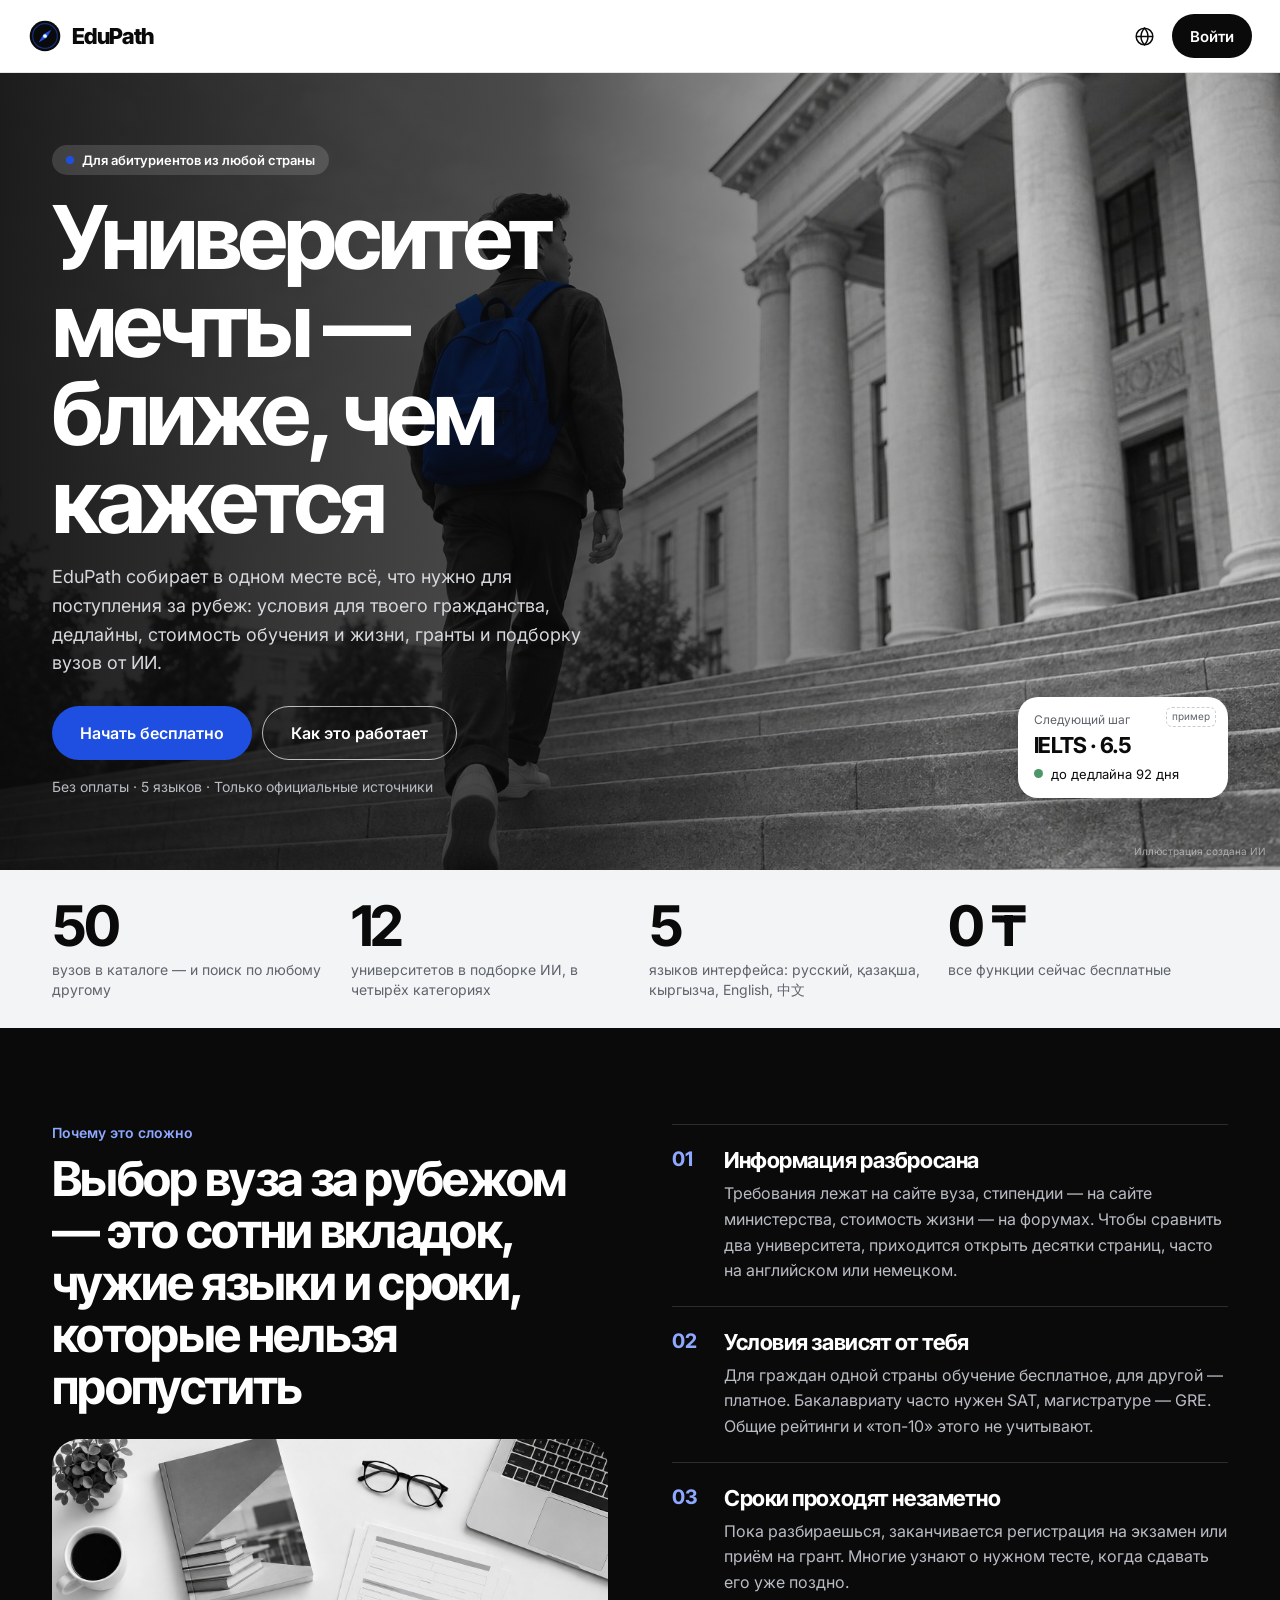
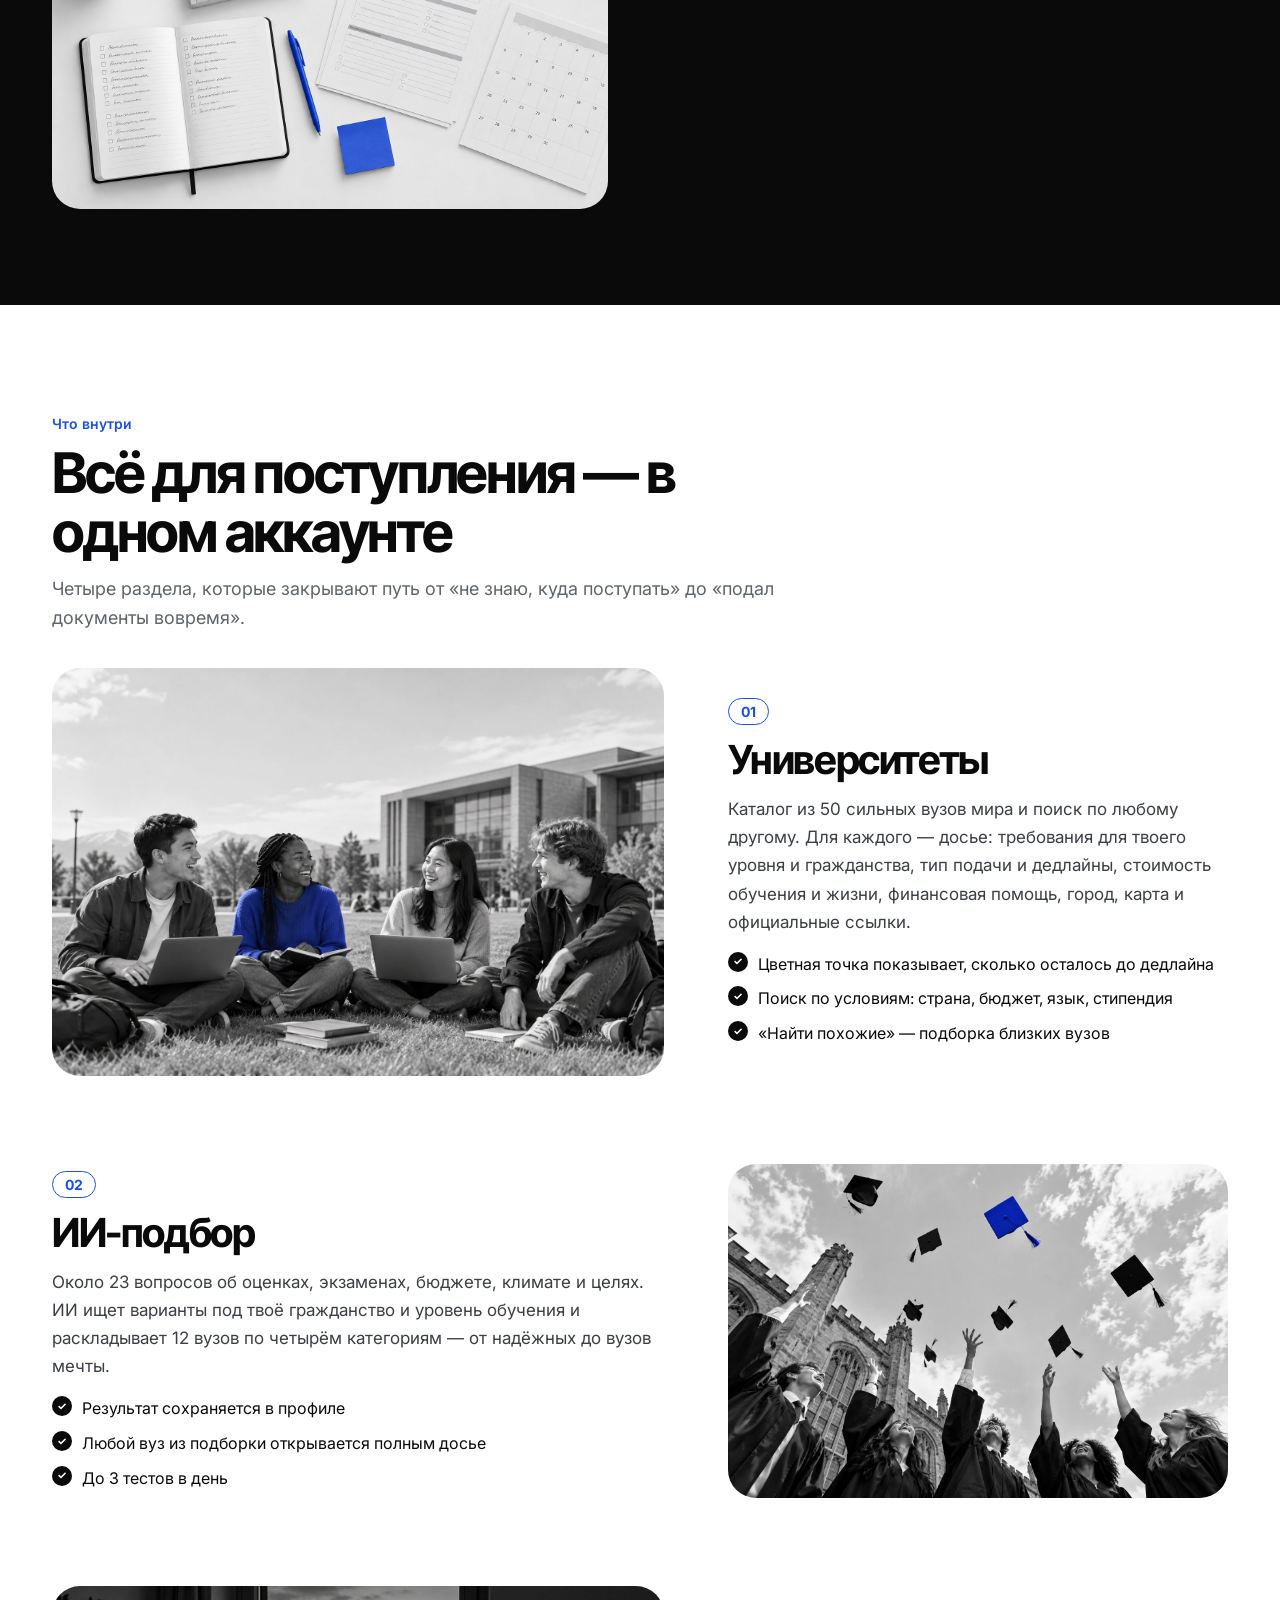
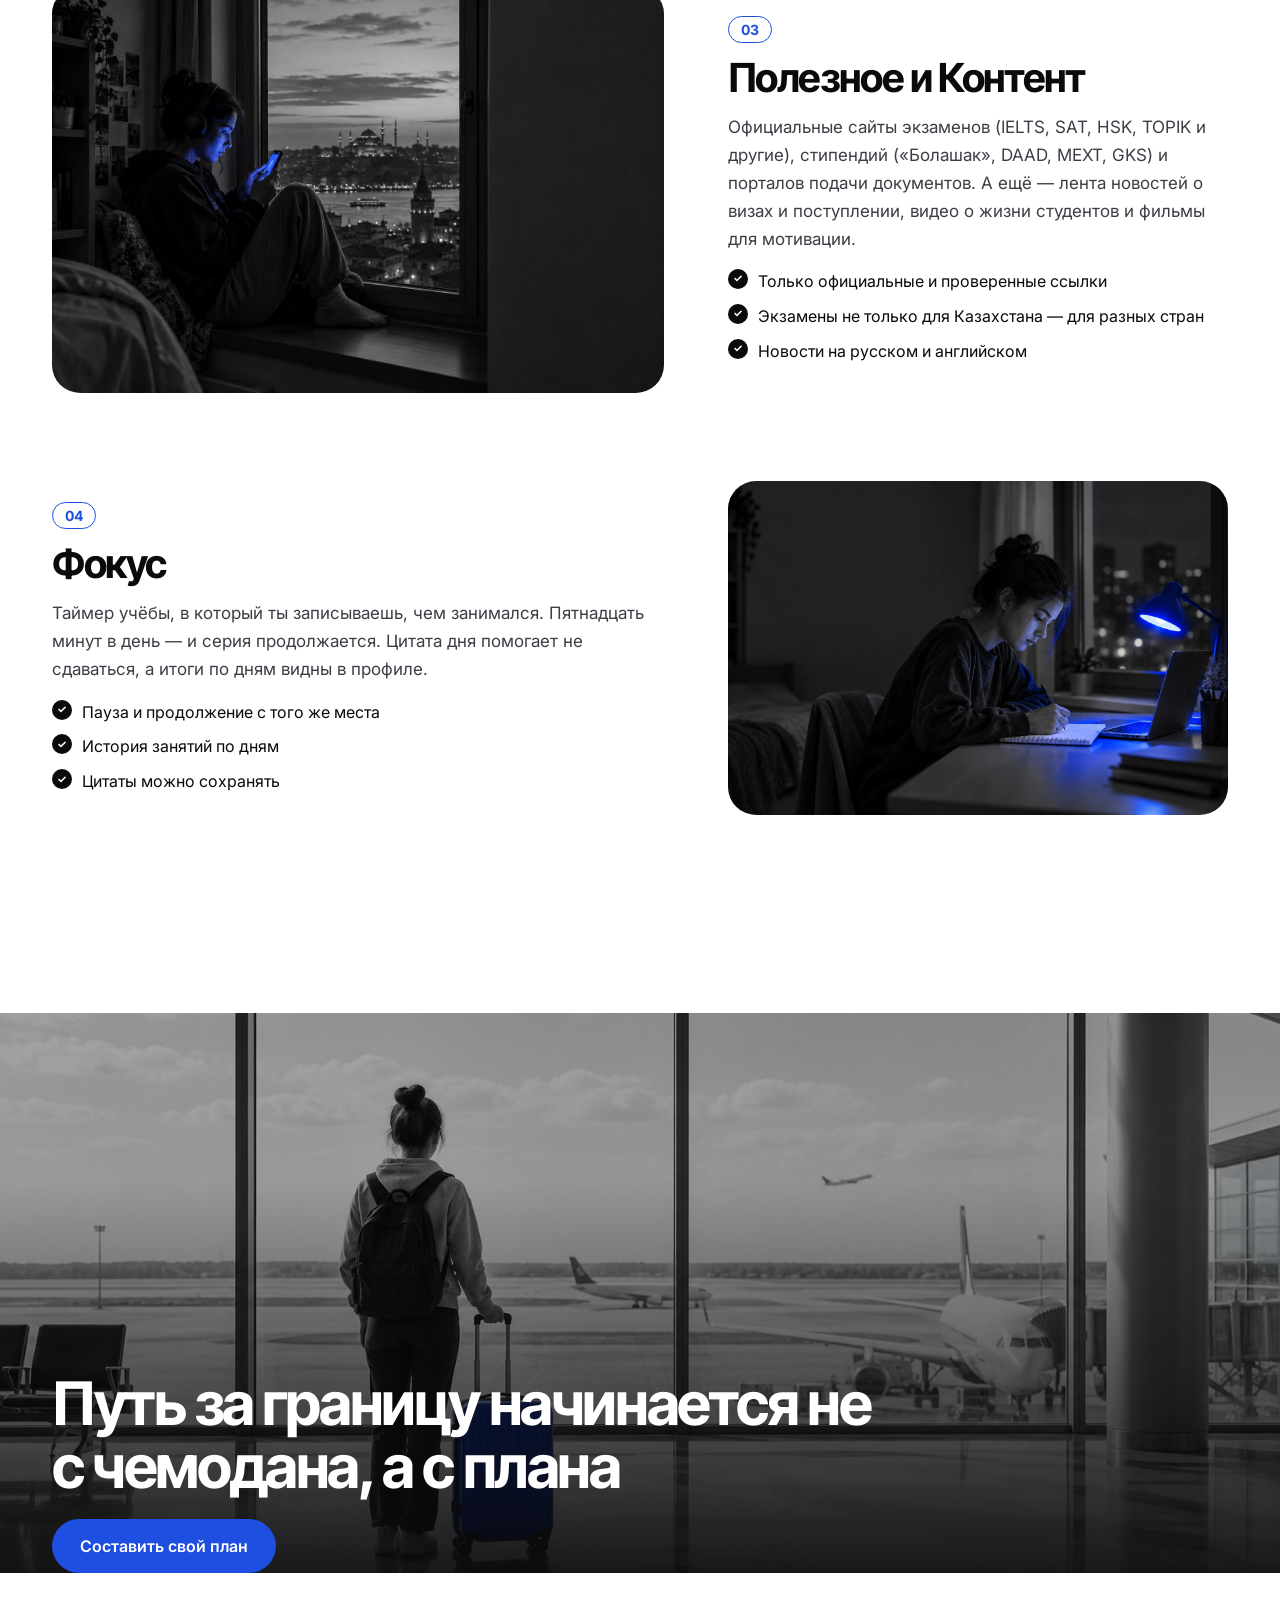
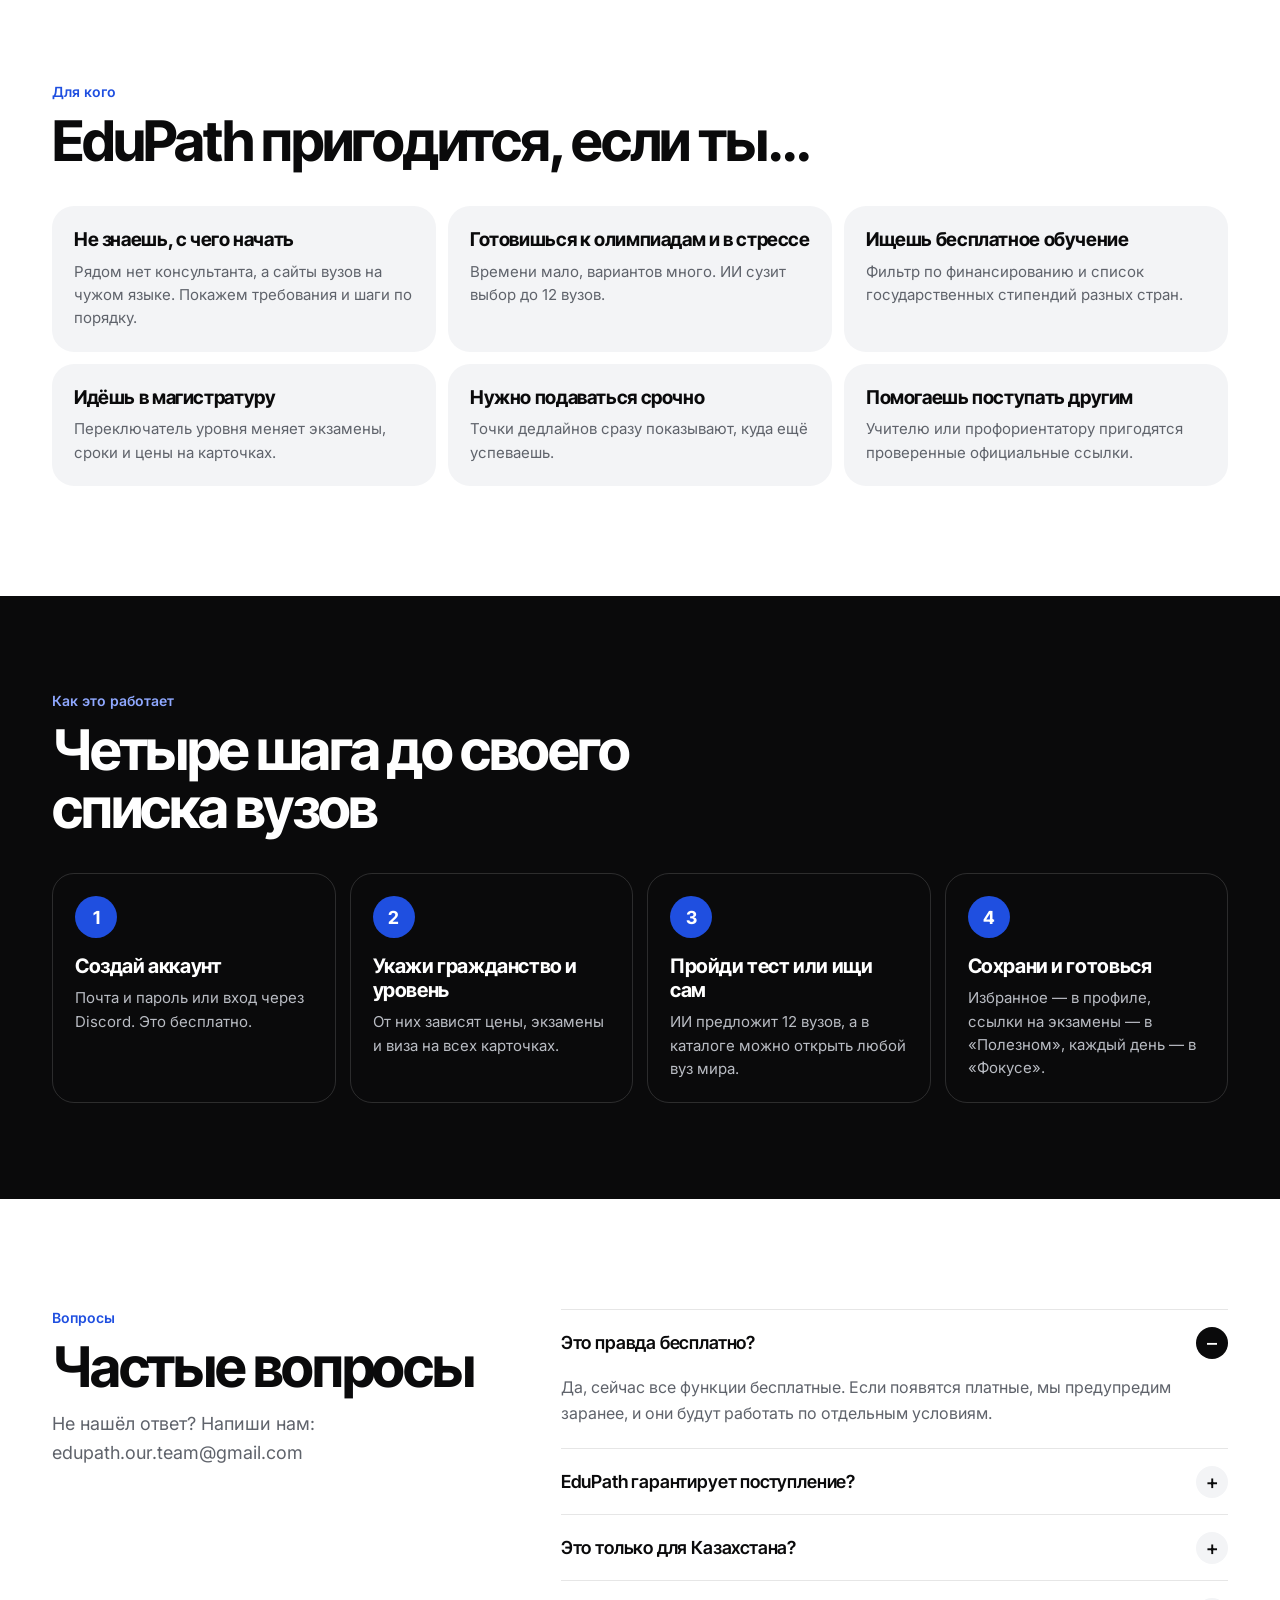
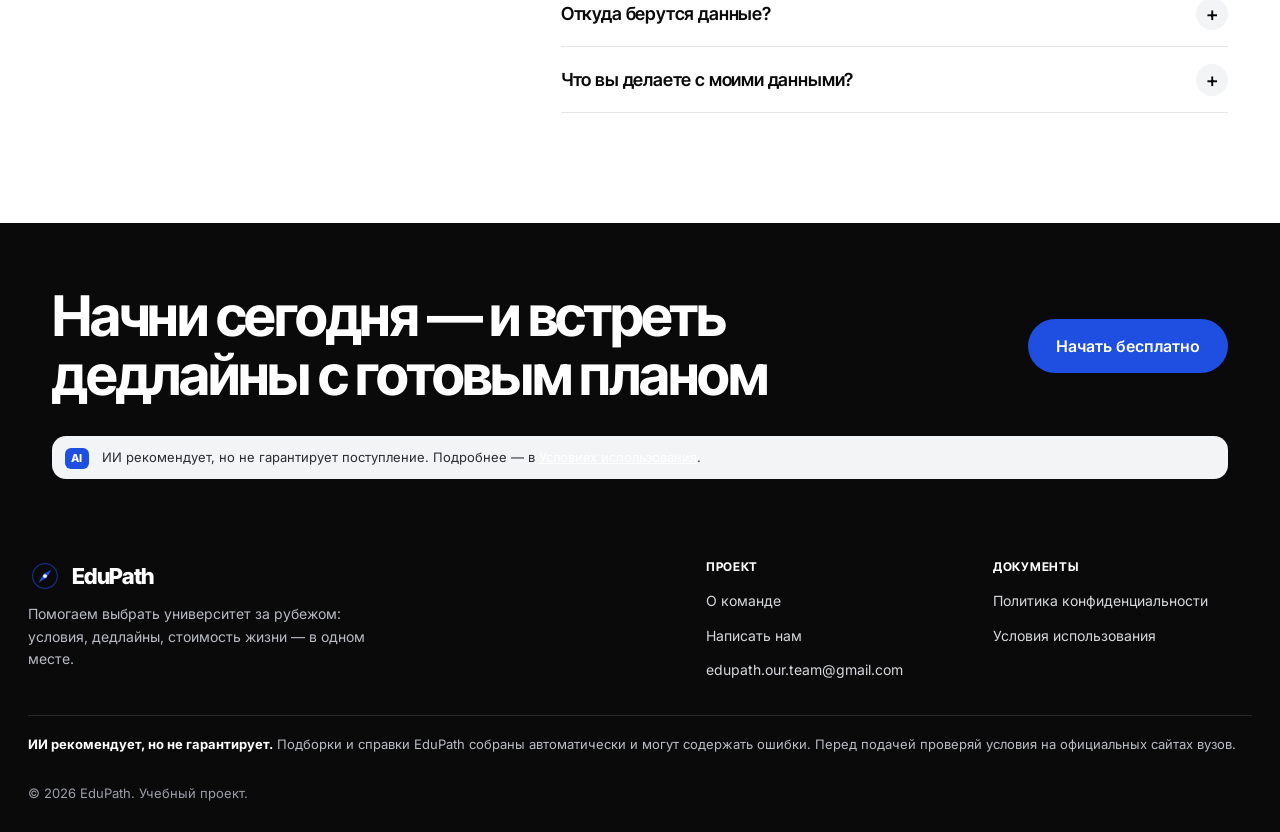
<file: app.html>
<!DOCTYPE html>
<html lang="ru">
<head>
<script>/* Внутренние страницы только для вошедших: без входа — на лендинг */try{if(!localStorage.getItem("edupath_token")){location.replace("index.html");}}catch(e){}</script>
<meta charset="UTF-8">
<meta name="viewport" content="width=device-width, initial-scale=1, viewport-fit=cover">
<meta name="theme-color" content="#0A0A0B">
<title>EduPath — Главная</title>
<link rel="preconnect" href="https://fonts.googleapis.com">
<link rel="preconnect" href="https://fonts.gstatic.com" crossorigin>
<link href="https://fonts.googleapis.com/css2?family=Inter+Tight:wght@500;600;700;800&family=Inter:wght@400;500;600;700&display=swap" rel="stylesheet">
<link rel="stylesheet" href="edupath.css?v=3">
<link rel="stylesheet" href="edupath-d.css?v=2">
<style>
  *{ box-sizing:border-box; margin:0; padding:0; }
  body{ line-height:1.55; -webkit-font-smoothing:antialiased; }
  a{ color:inherit; text-decoration:none; }
  .wrap{ max-width:1180px; margin:0 auto; padding:0 18px; }

  /* главный блок: фото на заднем фоне на всю ширину */
  .home-hero{ position:relative; background:var(--d-black); color:#fff; overflow:hidden; min-height:min(78vh, 720px); display:flex; align-items:flex-end; }
  .home-hero-bg{ position:absolute; inset:0; width:100%; height:100%; object-fit:cover; object-position:60% center; }
  .home-hero::after{ content:""; position:absolute; inset:0; background:linear-gradient(0deg, rgba(10,10,11,.95) 0%, rgba(10,10,11,.75) 50%, rgba(10,10,11,.3) 100%); }
  .home-hero-in{ position:relative; z-index:1; width:100%; max-width:1180px; margin:0 auto; padding:96px 18px 40px; }
  .home-kicker{ display:inline-block; font:600 13px var(--font-body); color:#fff; background:rgba(255,255,255,.14); border-radius:999px; padding:6px 12px; }
  .home-hero h1{ font:700 clamp(36px, 9vw, 72px)/1 var(--font-head); letter-spacing:-.045em; color:#fff; margin:16px 0 18px; }
  .home-hero h2{ font:700 clamp(22px, 5vw, 34px)/1.1 var(--font-head); letter-spacing:-.03em; color:#fff; max-width:640px; }
  .home-hero h2 em{ font-style:normal; text-decoration:underline; text-decoration-color:var(--d-blue); text-decoration-thickness:4px; text-underline-offset:6px; }
  .home-hero p{ color:#D6D8DC; font-size:16px; line-height:1.6; max-width:560px; margin-top:12px; }
  .test-facts{ display:flex; flex-wrap:wrap; gap:8px; margin-top:18px; }
  .test-facts span{ font-size:13px; background:rgba(255,255,255,.1); border:1px solid rgba(255,255,255,.18); border-radius:999px; padding:6px 12px; color:#fff; }
  .home-cta{ display:inline-flex; align-items:center; gap:10px; min-height:54px; padding:0 26px; margin-top:24px; border-radius:999px; background:var(--d-blue); color:#fff; font:600 16px var(--font-body); }
  .home-cta:hover{ background:var(--d-blue-hover); }
  .home-cta svg{ width:18px; height:18px; }
  .home-hero p.home-note{ font-size:13px; color:#B9BCC3; margin-top:22px; max-width:560px; }
  .home-note a{ color:#fff; text-decoration:underline; }
  .home-credit{ position:absolute; right:14px; bottom:10px; z-index:1; font-size:10px; color:rgba(255,255,255,.5); }

  .how{ margin:48px 0 8px; }
  .how h2{ font:700 clamp(24px, 5vw, 34px)/1.1 var(--font-head); letter-spacing:-.03em; margin-bottom:18px; }
  .steps{ display:grid; gap:12px; counter-reset:s; }
  .step{ position:relative; background:var(--d-gray); border-radius:20px; padding:20px 20px 20px 74px; }
  .step::before{ counter-increment:s; content:counter(s); position:absolute; left:20px; top:20px; width:38px; height:38px; border-radius:50%;
         display:grid; place-items:center; background:var(--d-black); color:#fff; font:700 16px var(--font-body); }
  .step h3{ font:700 18px var(--font-head); letter-spacing:-.02em; margin-bottom:4px; }
  .step p{ color:var(--d-muted); font-size:15px; }

  @media (min-width:700px){
    .wrap{ padding:0 28px; }
    .home-hero-in{ padding:110px 28px 56px; }
    .steps{ grid-template-columns:repeat(3,1fr); }
    .step{ padding:72px 20px 22px; }
  }
  @media (min-width:1000px){
    .home-hero{ align-items:center; }
    .home-hero::after{ background:linear-gradient(90deg, rgba(10,10,11,.93) 0%, rgba(10,10,11,.72) 45%, rgba(10,10,11,.15) 85%); }
    .how{ margin-top:72px; }
  }
</style>
</head>
<body>
<header class="ep-header" id="siteHeader" data-variant="app"></header>
<script src="layout.js?v=5"></script>
<script src="edupath-d.js?v=3"></script>

<section class="home-hero">
  <img class="home-hero-bg" src="assets/d/d-airport.jpg" alt="" fetchpriority="high" onerror="this.remove()">
  <div class="home-hero-in">
    <span class="home-kicker" data-h="eyebrow">Твой кабинет</span>
    <h1 id="helloTitle">Привет!</h1>
    <h2 data-h-html="t_h2">Пройди тест — и найди <em>свой</em> университет</h2>
    <p data-h="t_p">Около 23 вопросов об оценках, бюджете, климате и целях. В конце — 12 вузов в четырёх категориях, которые сохранятся в профиле.</p>
    <div class="test-facts">
      <span data-h="t_f1">≈23 вопроса</span><span data-h="t_f2">4 категории × 3 вуза</span><span data-h="t_f3">до 3 тестов в день</span>
    </div>
    <a href="test.html" class="home-cta"><span data-h="t_cta">Начать тест</span>
      <svg viewBox="0 0 24 24" fill="none" stroke="currentColor" stroke-width="2.2" stroke-linecap="round" stroke-linejoin="round" aria-hidden="true"><path d="M5 12h14M13 6l6 6-6 6"/></svg></a>
    <p class="home-note" data-h-html="ai">ИИ рекомендует, но не гарантирует поступление. Перед подачей проверяй условия на официальном сайте вуза. Подробнее — в <a href="terms.html">Условиях использования</a>.</p>
  </div>
  <span class="home-credit" data-dt="credit">Иллюстрация создана ИИ</span>
</section>

<main class="wrap">
  <section class="how">
    <h2 data-h="how">Как работает тест</h2>
    <div class="steps">
      <div class="step"><h3 data-h="s1_h">Отвечаешь на вопросы</h3><p data-h="s1_t">Оценки, экзамены, бюджет, страна и климат, формат обучения.</p></div>
      <div class="step"><h3 data-h="s2_h">ИИ ищет варианты</h3><p data-h="s2_t">Подбирает вузы под твоё гражданство и уровень обучения.</p></div>
      <div class="step"><h3 data-h="s3_h">Получаешь 12 вузов</h3><p data-h="s3_t">Четыре категории — от надёжных до вузов мечты. Любой открывается полной карточкой.</p></div>
    </div>
  </section>
</main>

<script>
(function(){
  const H = {
    ru:{ eyebrow:"Твой кабинет", hello:"Привет", hello_sub:"С чего начнём сегодня?", t_eyebrow:"ИИ-подбор", t_h2:"Пройди тест — и найди <em>свой</em> университет",
      t_p:"Около 23 вопросов об оценках, бюджете, климате и целях. В конце — 12 вузов в четырёх категориях, которые сохранятся в профиле.",
      t_f1:"≈23 вопроса", t_f2:"4 категории × 3 вуза", t_f3:"до 3 тестов в день", t_cta:"Начать тест",
      ai:'ИИ рекомендует, но не гарантирует поступление. Перед подачей проверяй условия на официальном сайте вуза. Подробнее — в <a href="terms.html">Условиях использования</a>.',
      tiles:"Разделы", u_h:"Университеты", u_p:"Каталог из 50 вузов и поиск по любому другому", r_h:"Полезное", r_p:"Экзамены, стипендии и подача — только официальные сайты",
      c_h:"Контент", c_p:"Новости о визах и поступлении, видео и фильмы", f_h:"Фокус", f_p:"Таймер учёбы, серия дней и цитата дня",
      p_h:"Профиль", p_p:"Избранные вузы, результаты тестов, гражданство и уровень обучения", how:"Как работает тест",
      s1_h:"Отвечаешь на вопросы", s1_t:"Оценки, экзамены, бюджет, страна и климат, формат обучения.", s2_h:"ИИ ищет варианты", s2_t:"Подбирает вузы под твоё гражданство и уровень обучения.",
      s3_h:"Получаешь 12 вузов", s3_t:"Четыре категории — от надёжных до вузов мечты. Любой открывается полной карточкой." },
    en:{ eyebrow:"Your dashboard", hello:"Hi", hello_sub:"Where shall we start today?", t_eyebrow:"AI matching", t_h2:"Take the test and find <em>your</em> university",
      t_p:"About 23 questions on grades, budget, climate and goals. At the end you get 12 universities in four categories, saved to your profile.",
      t_f1:"~23 questions", t_f2:"4 categories × 3", t_f3:"up to 3 tests a day", t_cta:"Start the test",
      ai:'AI recommends, it does not guarantee admission. Check requirements on the official university website before applying. See the <a href="terms.html">Terms of Use</a>.',
      tiles:"Sections", u_h:"Universities", u_p:"A catalog of 50 universities plus search for any other", r_h:"Resources", r_p:"Exams, scholarships and applications — official sites only",
      c_h:"Content", c_p:"News on visas and admissions, videos and films", f_h:"Focus", f_p:"Study timer, streaks and a quote of the day",
      p_h:"Profile", p_p:"Saved universities, test results, citizenship and degree level", how:"How the test works",
      s1_h:"Answer the questions", s1_t:"Grades, exams, budget, country and climate, study format.", s2_h:"AI looks for options", s2_t:"Finds universities for your citizenship and degree level.",
      s3_h:"Get 12 universities", s3_t:"Four categories, from safe picks to dream schools. Each opens as a full card." },
    kk:{ eyebrow:"Сенің кабинетің", hello:"Сәлем", hello_sub:"Бүгін неден бастаймыз?", t_eyebrow:"ЖИ іріктеу", t_h2:"Тест тапсыр да, <em>өз</em> университетіңді тап",
      t_p:"Бағалар, бюджет, климат пен мақсаттар туралы 23-ке жуық сұрақ. Соңында профильде сақталатын төрт санаттағы 12 университет.",
      t_f1:"≈23 сұрақ", t_f2:"4 санат × 3", t_f3:"күніне 3 тестке дейін", t_cta:"Тестті бастау",
      ai:'ЖИ ұсынады, бірақ түсуге кепілдік бермейді. Құжат тапсырмас бұрын шарттарды университеттің ресми сайтынан тексер. Толығырақ — <a href="terms.html">Пайдалану шарттарында</a>.',
      tiles:"Бөлімдер", u_h:"Университеттер", u_p:"50 университет каталогы және кез келгенін іздеу", r_h:"Пайдалы", r_p:"Емтихандар, стипендиялар, құжат тапсыру — тек ресми сайттар",
      c_h:"Контент", c_p:"Визалар мен түсу жаңалықтары, бейнелер мен фильмдер", f_h:"Фокус", f_p:"Оқу таймері, күндер сериясы, күн дәйексөзі",
      p_h:"Профиль", p_p:"Таңдаулы университеттер, тест нәтижелері, азаматтық пен оқу деңгейі", how:"Тест қалай жұмыс істейді",
      s1_h:"Сұрақтарға жауап бересің", s1_t:"Бағалар, емтихандар, бюджет, ел мен климат, оқу форматы.", s2_h:"ЖИ нұсқаларды іздейді", s2_t:"Азаматтығың мен оқу деңгейіңе сай университеттерді таңдайды.",
      s3_h:"12 университет аласың", s3_t:"Төрт санат — сенімдіден арман университетке дейін. Әрқайсысы толық карточкамен ашылады." },
    ky:{ eyebrow:"Сенин кабинетиң", hello:"Салам", hello_sub:"Бүгүн эмнеден баштайбыз?", t_eyebrow:"ЖИ тандоо", t_h2:"Тест тапшыр жана <em>өз</em> университетиңди тап",
      t_p:"Баалар, бюджет, климат жана максаттар боюнча 23дөй суроо. Аягында профилде сакталуучу төрт категориядагы 12 университет.",
      t_f1:"≈23 суроо", t_f2:"4 категория × 3", t_f3:"күнүнө 3 тестке чейин", t_cta:"Тестти баштоо",
      ai:'ЖИ сунуштайт, бирок кабыл алууга кепилдик бербейт. Тапшыруудан мурун шарттарды университеттин расмий сайтынан текшер. Кененирээк — <a href="terms.html">Колдонуу шарттарында</a>.',
      tiles:"Бөлүмдөр", u_h:"Университеттер", u_p:"50 университеттин каталогу жана каалаганын издөө", r_h:"Пайдалуу", r_p:"Сынактар, стипендиялар, тапшыруу — расмий сайттар гана",
      c_h:"Контент", c_p:"Виза жана тапшыруу жаңылыктары, видеолор жана тасмалар", f_h:"Фокус", f_p:"Окуу таймери, күндөр сериясы, күндүн цитатасы",
      p_h:"Профиль", p_p:"Тандалган университеттер, тест жыйынтыктары, жарандык жана окуу деңгээли", how:"Тест кантип иштейт",
      s1_h:"Суроолорго жооп бересиң", s1_t:"Баалар, сынактар, бюджет, өлкө жана климат, окуу формасы.", s2_h:"ЖИ варианттарды издейт", s2_t:"Жарандыгыңа жана окуу деңгээлиңе ылайык университеттерди тандайт.",
      s3_h:"12 университет аласың", s3_t:"Төрт категория — ишенимдүүдөн кыялдагы университетке чейин. Ар бири толук карточка менен ачылат." },
    zh:{ eyebrow:"你的主页", hello:"你好", hello_sub:"今天从哪里开始？", t_eyebrow:"AI 匹配", t_h2:"做个测试，找到<em>你的</em>大学",
      t_p:"约 23 个关于成绩、预算、气候和目标的问题。最后得到 4 类共 12 所大学，并保存到个人资料。",
      t_f1:"约 23 题", t_f2:"4 类 × 3 所", t_f3:"每天最多 3 次", t_cta:"开始测试",
      ai:'AI 只提供建议，不保证录取。申请前请在大学官网核实要求。详见<a href="terms.html">使用条款</a>。',
      tiles:"栏目", u_h:"大学", u_p:"50 所大学目录，并可搜索任何大学", r_h:"实用资源", r_p:"考试、奖学金和申请——仅官方网站",
      c_h:"内容", c_p:"签证与录取新闻、视频和电影", f_h:"专注", f_p:"学习计时器、连续打卡和每日名言",
      p_h:"个人资料", p_p:"收藏的大学、测试结果、国籍和学历层次", how:"测试如何进行",
      s1_h:"回答问题", s1_t:"成绩、考试、预算、国家和气候、学习形式。", s2_h:"AI 寻找选项", s2_t:"根据你的国籍和学历层次挑选大学。",
      s3_h:"得到 12 所大学", s3_t:"四个类别，从稳妥选择到梦想学校，每所都能打开完整卡片。" }
  };
  function apply(){
    let lang="ru"; try{ lang=localStorage.getItem("edupath_lang")||"ru"; }catch(e){}
    const d=H[lang]||H.ru;
    document.querySelectorAll("[data-h]").forEach(el=>{ if(d[el.dataset.h]) el.textContent=d[el.dataset.h]; });
    document.querySelectorAll("[data-h-html]").forEach(el=>{ if(d[el.dataset.hHtml]) el.innerHTML=d[el.dataset.hHtml]; });
    let name=""; try{ const u=window.EduAuth && EduAuth.getCurrentUser(); name=u && u.name ? String(u.name).split(" ")[0] : ""; }catch(e){}
    const t=document.getElementById("helloTitle"); t.textContent = d.hello + (name ? ", " + name : "") + "!";
  }
  window.addEventListener("edupath-lang-change", apply);
  document.addEventListener("DOMContentLoaded", apply);
})();
</script>
<script src="i18n.js?v=9"></script>
<script src="auth.js"></script>
</body>
</html>
</file>
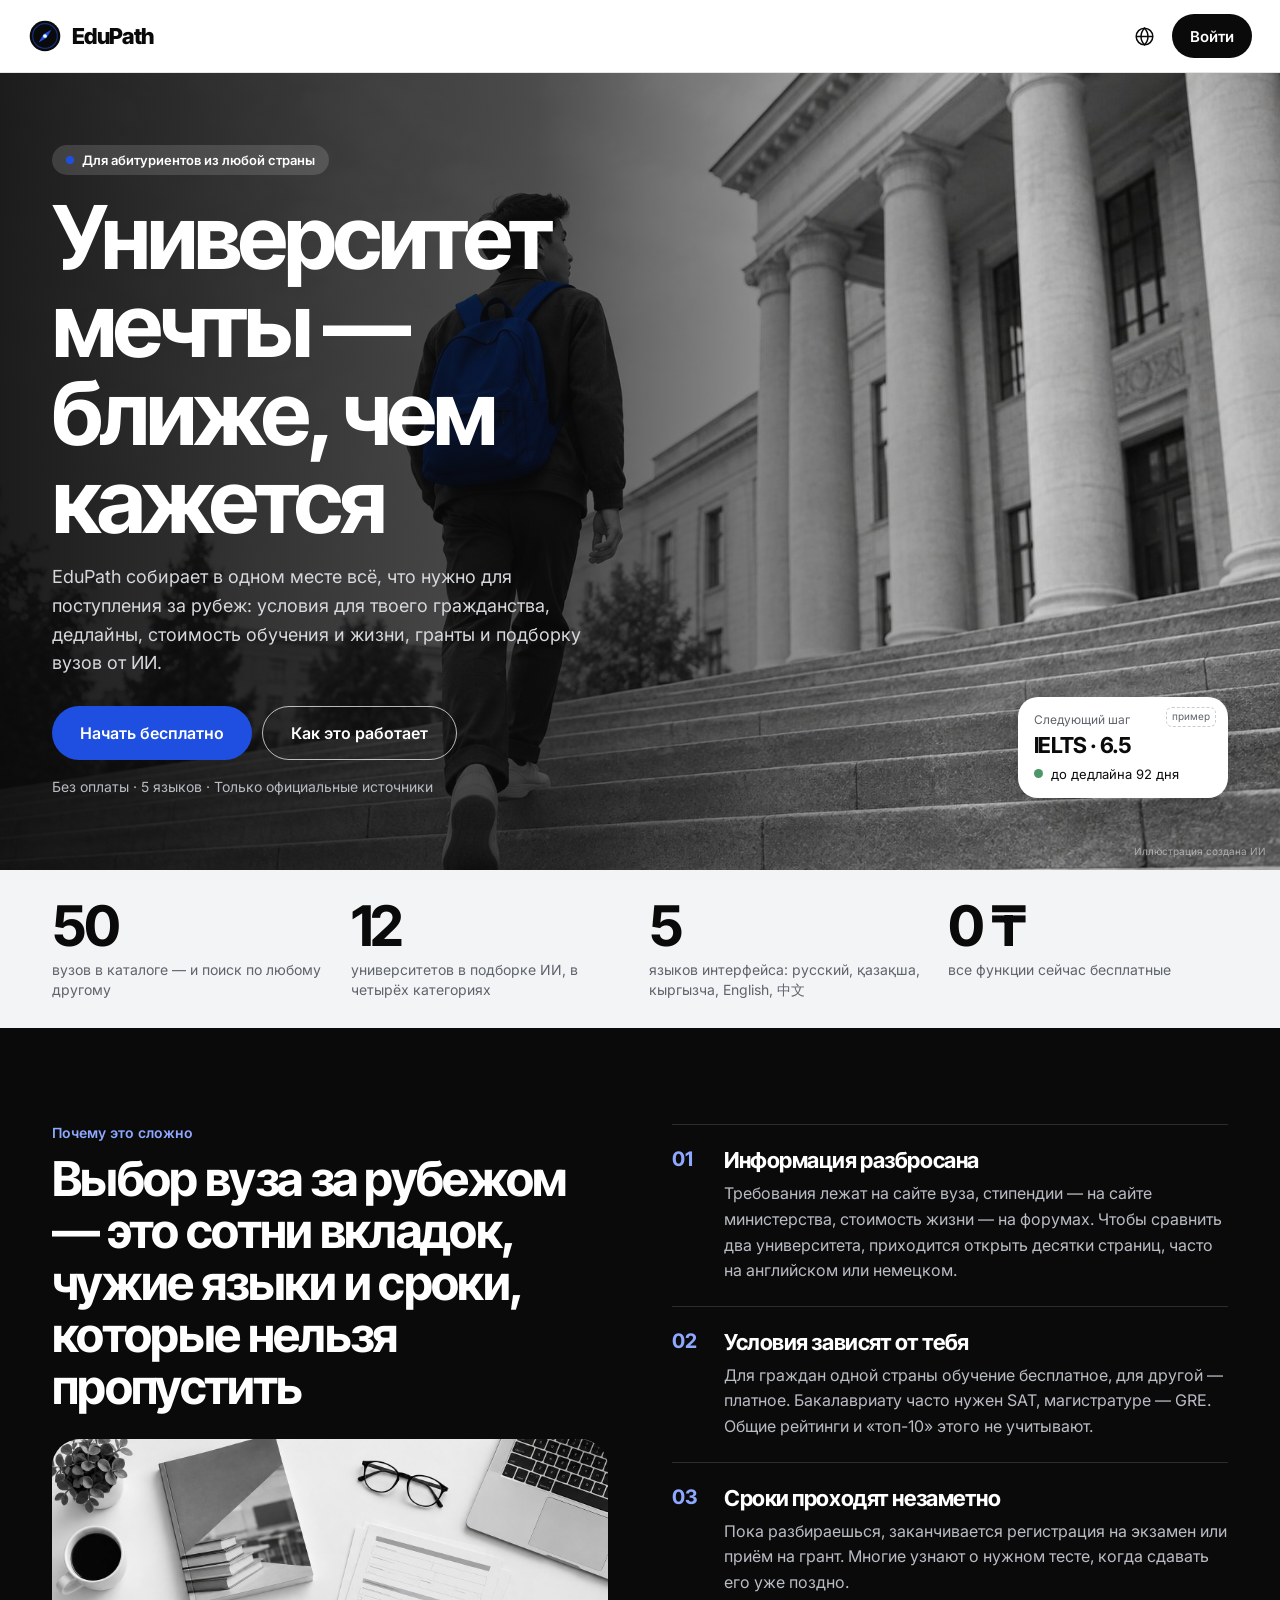
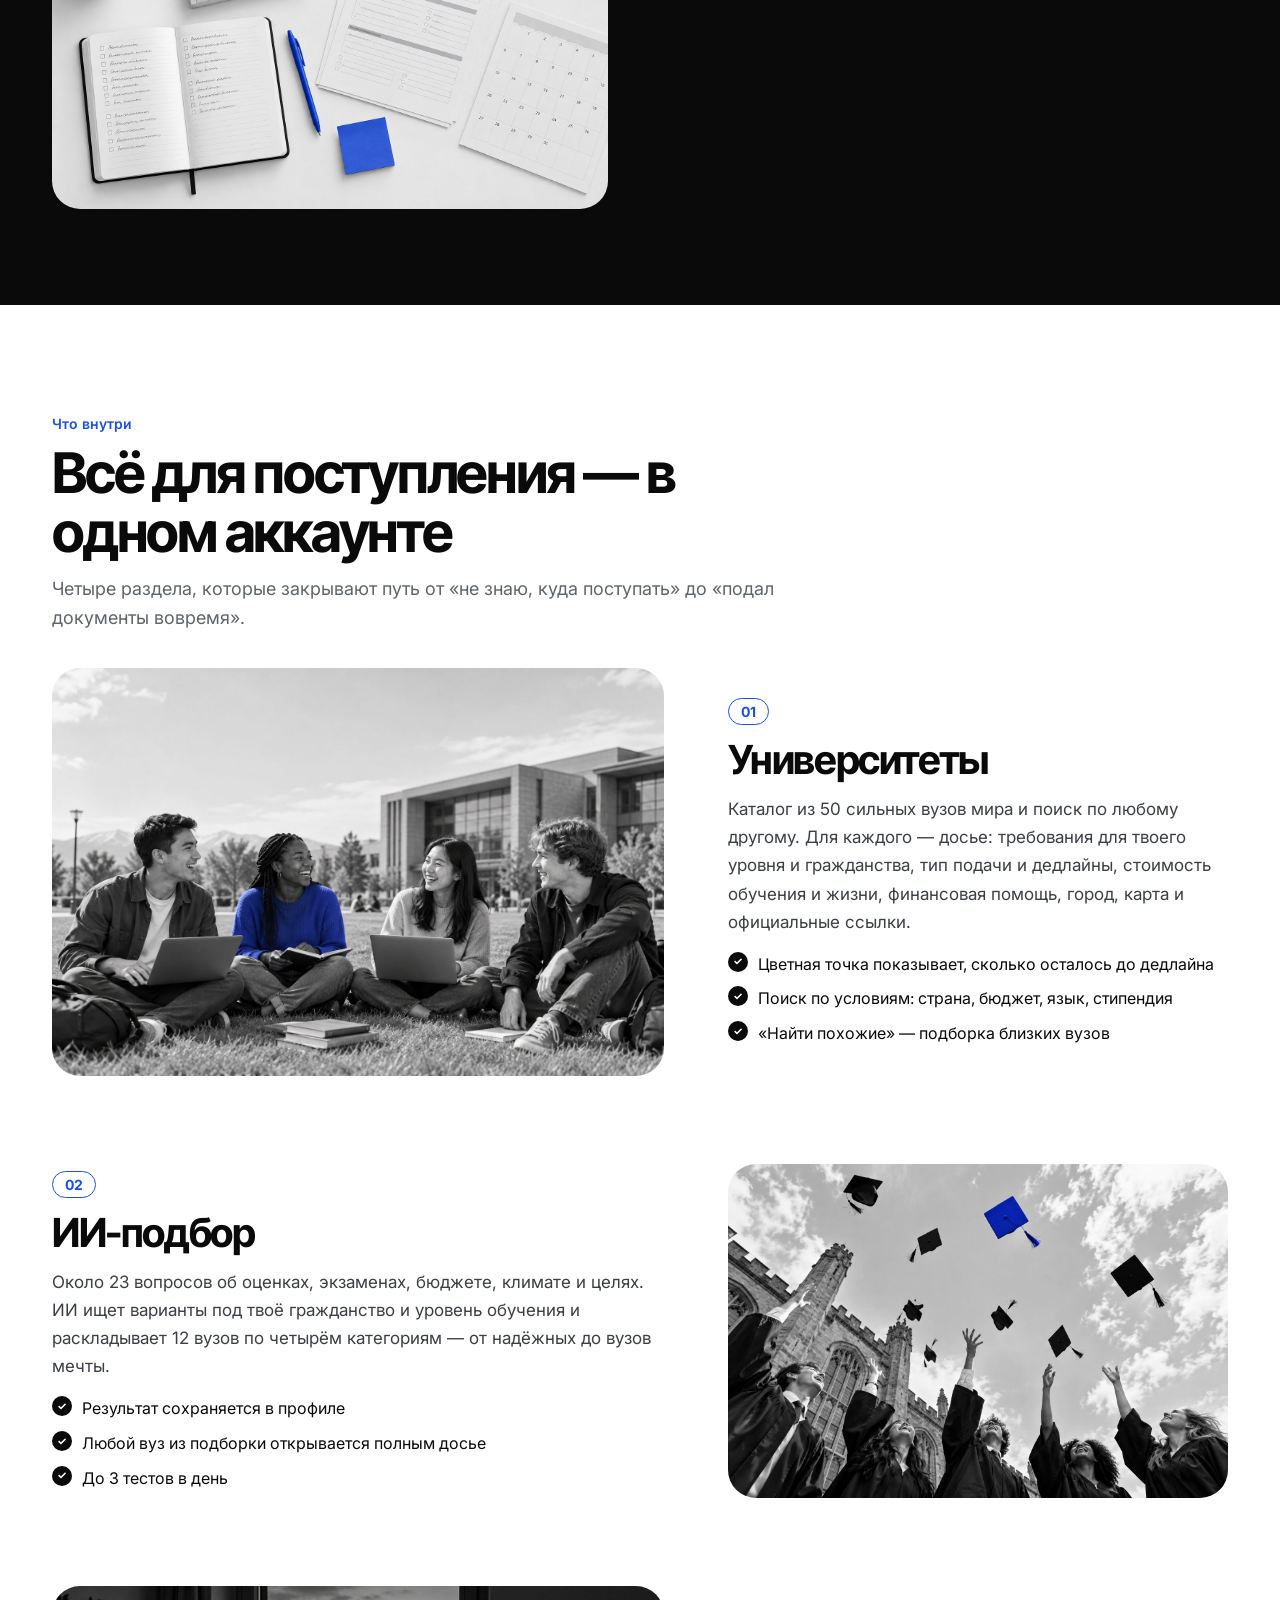
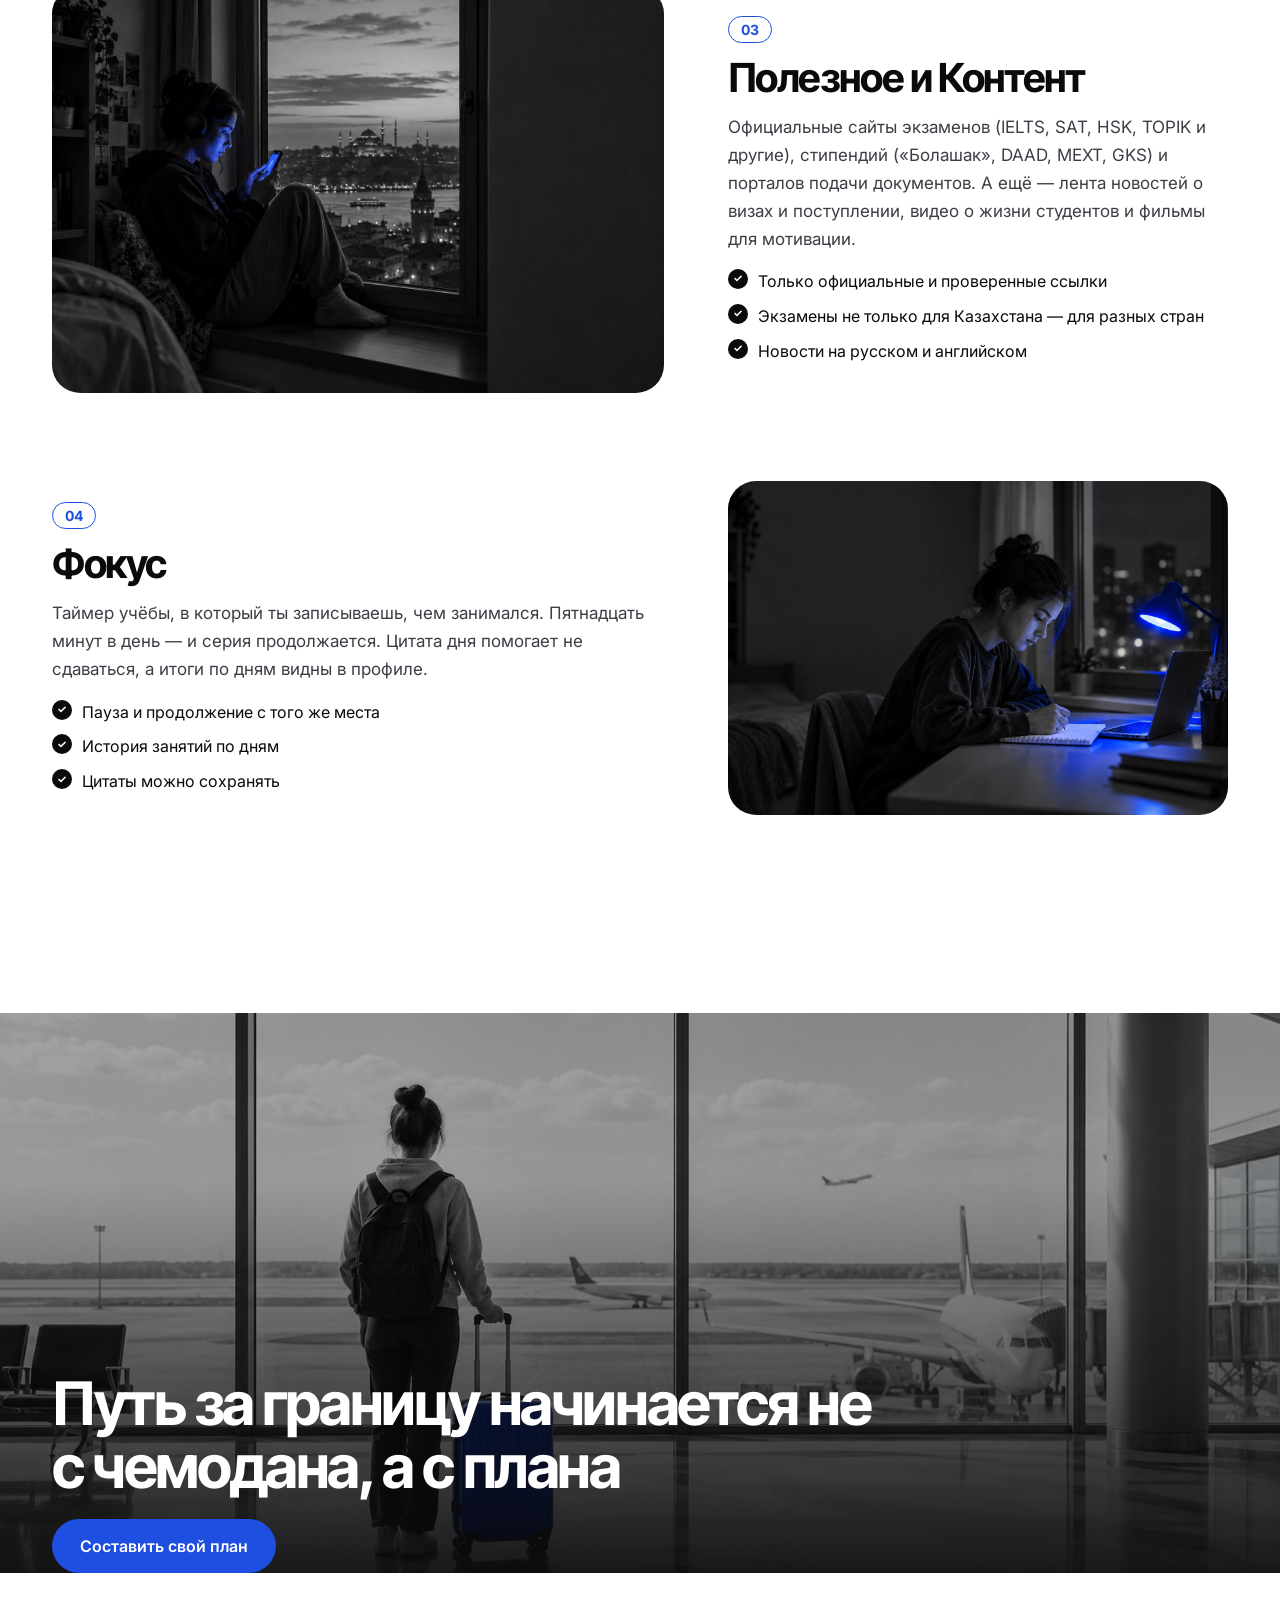
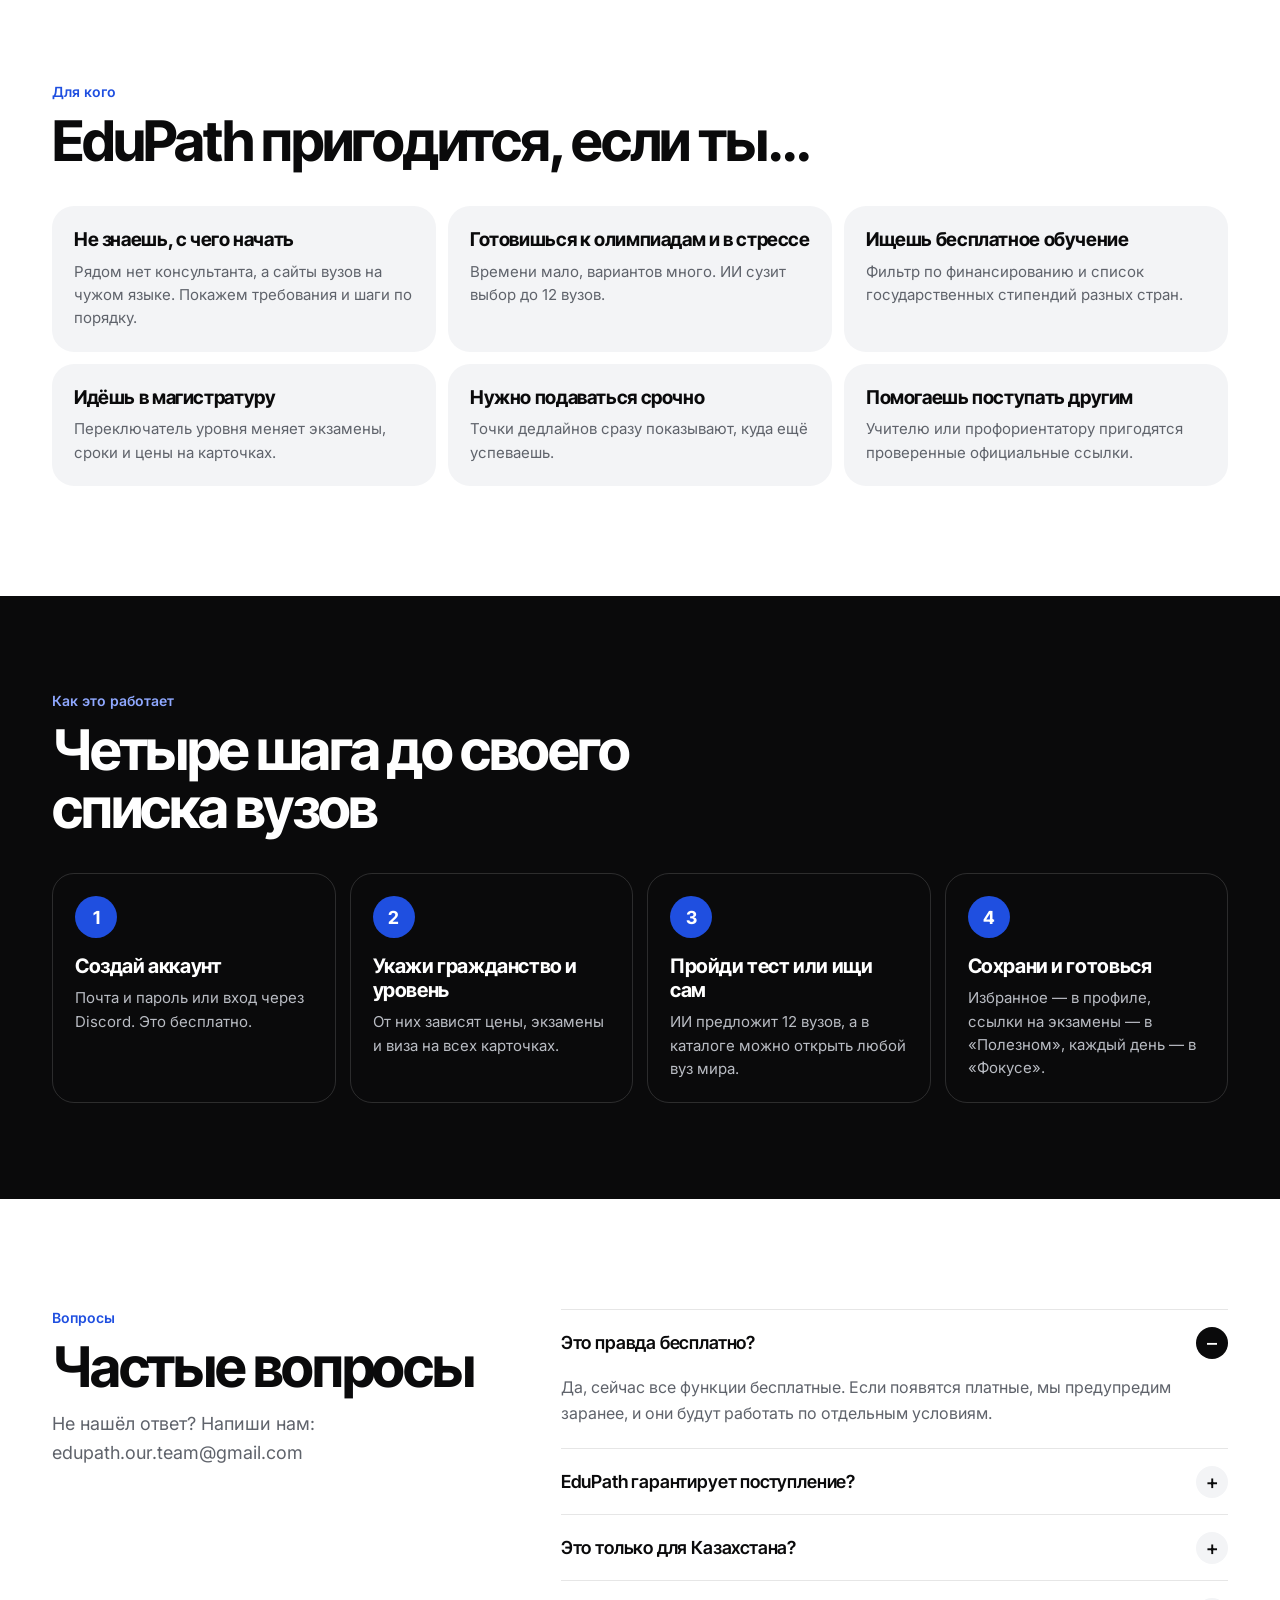
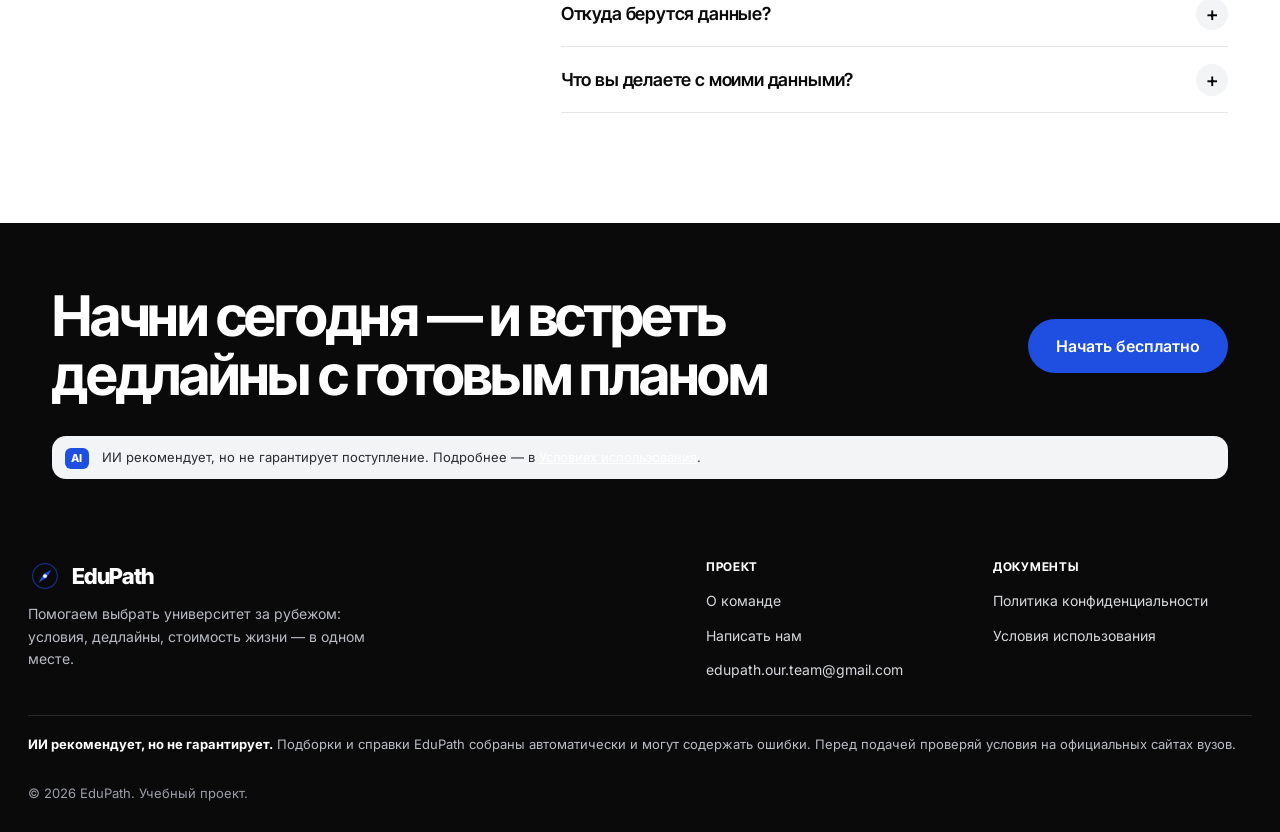
<file: content.html>
<!DOCTYPE html>
<html lang="ru">
<head>
<script>/* Внутренние страницы только для вошедших: без входа — на лендинг */try{if(!localStorage.getItem("edupath_token")){location.replace("index.html");}}catch(e){}</script>
<meta charset="UTF-8">
<meta name="viewport" content="width=device-width, initial-scale=1.0">
<meta name="theme-color" content="#FFFFFF">
<title>EduPath — Контент</title>
<meta name="description" content="Свежие видео и новости про поступление, визы, жизнь в других странах и опыт студентов.">
<link rel="preconnect" href="https://fonts.googleapis.com">
<link rel="preconnect" href="https://fonts.gstatic.com" crossorigin>
<link href="https://fonts.googleapis.com/css2?family=Inter+Tight:wght@500;600;700;800&family=Inter:wght@400;500;600;700&display=swap" rel="stylesheet">
<style>
  :root{
    --cream:#FFFFFF; --cream-deep:#F3F4F6; --paper:#FFFFFF;
    --espresso:#0A0A0B; --bark:#0A0A0B; --clay:#1F4FE0;
    --caramel:#1F4FE0; --sand:#D9DBE0;
    --text-main:#0A0A0B; --text-muted:#5F636B;
    --line:rgba(10,10,11,0.14);
    --shadow:0 16px 42px rgba(10,10,11,.09);
    --ease:cubic-bezier(0.22, 1, 0.36, 1);
  }
  *{ box-sizing:border-box; margin:0; padding:0; }
  html{ scroll-behavior:smooth; }
  body{ font-family:'Inter', sans-serif; background:var(--cream); color:var(--text-main); line-height:1.5; -webkit-font-smoothing:antialiased; overflow-x:hidden; }
  h1,h2,h3{ font-family:'Inter Tight', serif; letter-spacing:-.02em; }
  a{ text-decoration:none; color:inherit; }
  button,input{ font:inherit; }
  button{ cursor:pointer; border:none; background:none; appearance:none; }
  .wrap{ max-width:1200px; margin:0 auto; padding:0 64px; }

  /* Шапка — как на остальных страницах */
  header{ background:var(--paper); border-bottom:1px solid var(--line); position:relative; z-index:5; }
  nav.wrap{ display:flex; align-items:center; justify-content:space-between; height:84px; position:relative; }
  .logo{ display:flex; align-items:center; gap:12px; font-family:'Inter Tight', serif; font-weight:600; font-size:26px; color:var(--espresso); }
  .logo svg{ width:38px; height:38px; flex-shrink:0; transition:transform .6s var(--ease); }
  .logo:hover svg{ transform:rotate(90deg); }
  .nav-links{ display:flex; align-items:center; gap:8px; }
  .nav-links a{ font-size:15px; color:var(--text-muted); padding:10px 18px; border-radius:8px; transition:background .15s, color .15s; }
  .nav-links a:hover{ color:var(--espresso); background:var(--cream-deep); }
  .nav-links a.active{ background:var(--espresso); color:var(--paper); }
  .nav-right{ display:flex; align-items:center; gap:14px; }
  .icon-btn{ width:38px; height:38px; display:flex; align-items:center; justify-content:center; color:var(--text-muted); border-radius:50%; transition:background .15s, color .15s; }
  .icon-btn:hover{ background:var(--cream-deep); color:var(--espresso); }
  .lang-dropdown{ position:relative; }
  .lang-menu{ position:absolute; top:calc(100% + 10px); right:0; background:var(--paper); border:1px solid var(--line); border-radius:12px; padding:6px; min-width:150px; box-shadow:0 16px 32px -14px rgba(10,10,11,0.3); opacity:0; visibility:hidden; transform:translateY(-6px); transition:opacity .15s, transform .15s, visibility .15s; z-index:30; }
  .lang-menu.open{ opacity:1; visibility:visible; transform:translateY(0); }
  .lang-option{ display:block; width:100%; text-align:left; padding:10px 12px; font-size:14px; color:var(--text-muted); border-radius:8px; }
  .lang-option:hover{ background:var(--cream-deep); color:var(--espresso); }
  .lang-option.active{ background:var(--cream-deep); color:var(--espresso); font-weight:600; }

  /* Hero */
  .ct-hero{ padding-top:48px; padding-bottom:22px; }
  .eyebrow{ color:var(--clay); font-size:11px; font-weight:700; letter-spacing:.13em; text-transform:uppercase; margin-bottom:12px; }
  .ct-hero h1{ font-size:clamp(34px,4.5vw,54px); font-weight:600; line-height:1.1; margin-bottom:12px; }
  .ct-hero p{ color:var(--text-muted); max-width:720px; }

  /* Панель: тип, поиск, темы, язык */
  .ct-panel{ position:sticky; top:0; z-index:4; background:rgba(255,255,255,.95); backdrop-filter:blur(10px); padding:14px 0 10px; border-bottom:1px solid var(--line); }
  .ct-row{ display:flex; gap:10px; align-items:center; flex-wrap:wrap; }
  .ct-kinds{ display:flex; background:var(--paper); border:1px solid var(--line); border-radius:12px; padding:4px; gap:2px; }
  .ct-kind{ padding:8px 16px; border-radius:9px; font-size:14px; color:var(--bark); white-space:nowrap; transition:background .15s, color .15s; }
  .ct-kind:hover{ background:var(--cream-deep); }
  .ct-kind[aria-pressed="true"]{ background:var(--espresso); color:var(--paper); }
  .ct-search{ flex:1 1 240px; min-width:0; padding:11px 14px; border:1px solid var(--line); border-radius:11px; background:#FFFFFF; color:var(--espresso); outline:none; }
  .ct-search:focus{ border-color:var(--clay); box-shadow:0 0 0 3px rgba(31,79,224,.12); }
  .ct-langs{ display:flex; gap:4px; }
  .ct-lang{ padding:8px 11px; border-radius:9px; font-size:12px; font-weight:600; color:var(--bark); border:1px solid var(--line); background:var(--paper); }
  .ct-lang[aria-pressed="true"]{ background:var(--bark); border-color:var(--bark); color:var(--paper); }
  .ct-topics{ display:flex; gap:6px; overflow-x:auto; padding:12px 0 2px; scrollbar-width:thin; }
  .ct-topic{ flex:none; padding:7px 13px; border-radius:999px; border:1px solid var(--line); color:var(--bark); background:transparent; font-size:13px; white-space:nowrap; transition:background .15s, color .15s; }
  .ct-topic:hover{ background:var(--cream-deep); }
  .ct-topic[aria-selected="true"]{ background:var(--espresso); border-color:var(--espresso); color:var(--paper); }
  .ct-topic .count{ opacity:.6; margin-left:4px; font-size:11px; }

  /* Карточки */
  main.wrap{ padding-top:26px; padding-bottom:70px; }
  .ct-grid{ display:grid; grid-template-columns:repeat(auto-fill, minmax(280px, 1fr)); gap:16px; }
  .ct-card{ display:flex; flex-direction:column; background:var(--paper); border:1px solid var(--line); border-radius:16px; overflow:hidden; transition:transform .2s, box-shadow .2s, border-color .2s; }
  .ct-card:hover, .ct-card:focus-visible{ transform:translateY(-3px); box-shadow:var(--shadow); border-color:var(--caramel); outline:none; }
  .ct-thumb{ position:relative; aspect-ratio:16/9; background:var(--cream-deep); overflow:hidden; }
  .ct-thumb img{ width:100%; height:100%; object-fit:cover; display:block; transition:transform .4s var(--ease); }
  .ct-card:hover .ct-thumb img{ transform:scale(1.04); }
  .ct-play{ position:absolute; left:50%; top:50%; width:54px; height:38px; margin:-19px 0 0 -27px; border-radius:11px; background:rgba(10,10,11,.78); display:grid; place-items:center; transition:background .2s; }
  .ct-card:hover .ct-play{ background:#c4302b; }
  .ct-play svg{ width:18px; height:18px; fill:#fff; margin-left:3px; }
  /* Обложка-заглушка, если у новости нет своей картинки */
  .ct-cover{ position:absolute; inset:0; display:flex; flex-direction:column; justify-content:space-between; padding:16px 18px; color:#fff; background:linear-gradient(135deg, var(--c1), var(--c2)); }
  .ct-cover::after{ content:""; position:absolute; right:-30px; bottom:-40px; width:170px; height:170px; border-radius:50%; background:rgba(255,255,255,.08); }
  .ct-cover-icon{ font-size:38px; line-height:1; filter:drop-shadow(0 4px 10px rgba(0,0,0,.18)); }
  .ct-cover-src{ font-family:'Inter Tight',serif; font-size:20px; font-weight:600; line-height:1.15; max-width:85%; text-shadow:0 2px 10px rgba(0,0,0,.18); position:relative; z-index:1; }
  .ct-cover-topic{ font-size:10px; font-weight:700; letter-spacing:.12em; text-transform:uppercase; opacity:.85; margin-top:4px; }
  .ct-city{ position:absolute; left:10px; top:10px; font-size:11px; font-weight:700; padding:4px 9px; border-radius:999px; background:rgba(255,255,255,.94); color:var(--espresso); }
  .ct-body{ display:flex; flex-direction:column; gap:7px; padding:14px 16px 16px; flex:1; }
  .ct-meta{ display:flex; flex-wrap:wrap; align-items:center; gap:6px; font-size:11px; color:var(--text-muted); }
  .ct-meta .src{ font-weight:700; color:var(--bark); }
  .ct-meta .dot{ opacity:.5; }
  .ct-title{ font-family:'Inter Tight',serif; font-size:17px; font-weight:600; line-height:1.28; display:-webkit-box; -webkit-line-clamp:3; -webkit-box-orient:vertical; overflow:hidden; }
  .ct-card:hover .ct-title{ color:var(--clay); }
  .ct-teaser{ font-size:13px; color:var(--bark); line-height:1.45; display:-webkit-box; -webkit-line-clamp:4; -webkit-box-orient:vertical; overflow:hidden; }
  .chips{ display:flex; flex-wrap:wrap; gap:5px; margin-top:auto; padding-top:4px; }
  .chip{ font-size:10px; font-weight:600; padding:3px 8px; border-radius:999px; background:var(--cream); color:var(--bark); }
  .chip.official{ background:#e2e9f3; color:#2c4a73; }
  .chip.video{ background:#f6dcd6; color:#8b2f24; }
  .chip.news{ background:#e5ecdf; color:#3d5c31; }
  .ct-go{ font-size:12px; color:var(--clay); font-weight:600; }
  .ct-more{ display:block; margin:28px auto 0; padding:12px 26px; border-radius:12px; background:var(--espresso); color:var(--paper); font-weight:600; font-size:14px; }
  .ct-more:hover{ background:var(--bark); }
  .ct-empty, .ct-loading{ background:rgba(255,255,255,.7); border:1px dashed var(--sand); border-radius:18px; padding:30px; text-align:center; color:var(--text-muted); }
  .ct-foot{ margin-top:40px; font-size:12px; color:var(--text-muted); text-align:center; line-height:1.6; }
  footer{ text-align:center; padding:26px; font-size:13px; color:var(--text-muted); border-top:1px solid var(--line); }

  @media (max-width:900px){
    .wrap{ padding:0 22px; }
    .nav-links{ display:none !important; }
  }
  @media (max-width:560px){
    .ct-grid{ grid-template-columns:1fr; }
    .ct-hero{ padding-top:30px; }
    .ct-panel{ position:static; }
    .ct-kinds{ width:100%; }
    .ct-kind{ flex:1; padding:8px 6px; }
  }
  @media (prefers-reduced-motion:reduce){ *{ transition:none !important; } }
</style>
<link rel="stylesheet" href="edupath.css?v=3">
<link rel="stylesheet" href="edupath-d.css?v=2">
</head>
<body>

<header class="ep-header" id="siteHeader" data-variant="app"></header>
<script src="layout.js?v=5"></script>
<script src="edupath-d.js?v=3"></script>

<section class="ct-hero wrap">
  <div class="eyebrow" data-c="eyebrow">EduPath · Контент</div>
  <h1 data-c="title">Видео и новости для тех, кто едет учиться</h1>
  <p data-c="sub">Поступление, визы, жизнь в других странах, опыт студентов и прогулки по городам. Лента обновляется сама каждые 3 часа. Нажми на карточку — откроется оригинал.</p>
</section>

<div class="ct-panel" data-b-aside>
  <div class="wrap">
    <div class="ct-row">
      <div class="ct-kinds" id="ctKinds" role="group">
        <button type="button" class="ct-kind" data-kind="all" aria-pressed="true" data-c="kAll">Всё</button>
        <button type="button" class="ct-kind" data-kind="news" aria-pressed="false" data-c="kNews">Новости</button>
        <button type="button" class="ct-kind" data-kind="video" aria-pressed="false" data-c="kVideo">Видео</button>
      </div>
      <input type="search" id="ctSearch" class="ct-search" autocomplete="off" placeholder="Поиск: виза, Корея, стипендия…" aria-label="Поиск">
      <div class="ct-langs" id="ctLangs" role="group" aria-label="Language"></div>
    </div>
    <div class="ct-topics" id="ctTopics" role="tablist"></div>
  </div>
</div>

<main class="wrap" data-b-main>
  <div id="ctList"><div class="ct-loading" data-c="loading">Загружаем ленту…</div></div>
  <button type="button" class="ct-more" id="ctMore" hidden data-c="more">Показать ещё</button>
  <p class="ct-foot" id="ctFoot"></p>
</main>


<script src="i18n.js?v=9"></script>
<script src="auth.js"></script>
<script>
(function () {
  "use strict";

  const UI = {
    ru: { eyebrow: "EduPath · Контент", title: "Видео и новости для тех, кто едет учиться", sub: "Поступление, визы, жизнь в других странах, опыт студентов и прогулки по городам. Лента обновляется сама каждые 3 часа. Нажми на карточку — откроется оригинал.", kAll: "Всё", kNews: "Новости", kVideo: "Видео", search: "Поиск: виза, Корея, стипендия…", allTopics: "Все темы", allLangs: "Все", loading: "Загружаем ленту…", empty: "Ничего не нашлось. Попробуй другую тему или запрос.", soon: "Лента скоро появится — первые видео и новости подтянутся автоматически.", error: "Не удалось загрузить ленту. Обнови страницу.", more: "Показать ещё", read: "Читать на сайте →", watch: "Смотреть на YouTube →", official: "Официальный", news: "Новость", video: "Видео", foot: "Обновлено: {d}. Материалы принадлежат их авторам; EduPath показывает только заголовок, короткий анонс и ссылку на оригинал и не связан с этими источниками." },
    en: { eyebrow: "EduPath · Content", title: "Videos and news for future students abroad", sub: "Admission, visas, life in other countries, student stories and city walks. The feed refreshes itself every 3 hours. Click a card to open the original.", kAll: "All", kNews: "News", kVideo: "Videos", search: "Search: visa, Korea, scholarship…", allTopics: "All topics", allLangs: "All", loading: "Loading the feed…", empty: "Nothing found. Try another topic or search.", soon: "The feed will appear soon — the first videos and news are added automatically.", error: "Could not load the feed. Please refresh the page.", more: "Show more", read: "Read on the website →", watch: "Watch on YouTube →", official: "Official", news: "News", video: "Video", foot: "Updated: {d}. All materials belong to their authors; EduPath shows only the headline, a short teaser and a link to the original and is not affiliated with these sources." },
    zh: { eyebrow: "EduPath · 内容", title: "留学生的视频与新闻", sub: "申请、签证、海外生活、学生经历和城市漫步。内容每 3 小时自动更新。点击卡片即可打开原文。", kAll: "全部", kNews: "新闻", kVideo: "视频", search: "搜索：签证、韩国、奖学金…", allTopics: "全部主题", allLangs: "全部", loading: "正在加载…", empty: "未找到结果。请尝试其他主题或关键词。", soon: "内容即将上线，首批视频和新闻会自动添加。", error: "无法加载内容，请刷新页面。", more: "显示更多", read: "在网站上阅读 →", watch: "在 YouTube 上观看 →", official: "官方", news: "新闻", video: "视频", foot: "更新时间：{d}。所有内容归原作者所有；EduPath 仅显示标题、简短摘要和原文链接，与这些来源无关联。" },
    kk: { eyebrow: "EduPath · Контент", title: "Оқуға аттанатындарға арналған видео мен жаңалықтар", sub: "Түсу, визалар, басқа елдердегі өмір, студенттер тәжірибесі және қалалар бойынша серуен. Лента әр 3 сағат сайын өзі жаңарады. Карточканы бассаң — түпнұсқа ашылады.", kAll: "Барлығы", kNews: "Жаңалықтар", kVideo: "Видео", search: "Іздеу: виза, Корея, стипендия…", allTopics: "Барлық тақырып", allLangs: "Барлығы", loading: "Лента жүктелуде…", empty: "Ештеңе табылмады. Басқа тақырыпты немесе сұранысты көр.", soon: "Лента жақында пайда болады — алғашқы видео мен жаңалықтар автоматты түрде қосылады.", error: "Лентаны жүктеу мүмкін болмады. Бетті жаңарт.", more: "Тағы көрсету", read: "Сайтта оқу →", watch: "YouTube-та көру →", official: "Ресми", news: "Жаңалық", video: "Видео", foot: "Жаңартылды: {d}. Материалдар авторларына тиесілі; EduPath тек тақырыпты, қысқа анонсты және түпнұсқаға сілтемені көрсетеді және бұл дереккөздермен байланысты емес." },
    ky: { eyebrow: "EduPath · Контент", title: "Окууга бараткандар үчүн видео жана жаңылыктар", sub: "Тапшыруу, визалар, башка өлкөлөрдөгү жашоо, студенттердин тажрыйбасы жана шаарлар боюнча сейил. Лента ар 3 саатта өзү жаңырат. Карточканы бассаң — түп нуска ачылат.", kAll: "Баары", kNews: "Жаңылыктар", kVideo: "Видео", search: "Издөө: виза, Корея, стипендия…", allTopics: "Бардык темалар", allLangs: "Баары", loading: "Лента жүктөлүүдө…", empty: "Эч нерсе табылган жок. Башка теманы же суроону көр.", soon: "Лента жакында пайда болот — алгачкы видео жана жаңылыктар автоматтык түрдө кошулат.", error: "Лентаны жүктөө мүмкүн болгон жок. Баракты жаңырт.", more: "Дагы көрсөтүү", read: "Сайттан окуу →", watch: "YouTube'дан көрүү →", official: "Расмий", news: "Жаңылык", video: "Видео", foot: "Жаңыланды: {d}. Материалдар авторлоруна таандык; EduPath аталышты, кыскача анонсту жана түп нускага шилтемени гана көрсөтөт жана бул булактар менен байланышы жок." }
  };
  // Названия городов для прогулок (на остальных языках — английское)
  const CITY = {
    "new-york": { ru: "Нью-Йорк", en: "New York" }, london: { ru: "Лондон", en: "London" }, tokyo: { ru: "Токио", en: "Tokyo" },
    kyoto: { ru: "Киото", en: "Kyoto" }, osaka: { ru: "Осака", en: "Osaka" }, seoul: { ru: "Сеул", en: "Seoul" },
    paris: { ru: "Париж", en: "Paris" }, istanbul: { ru: "Стамбул", en: "Istanbul" }, berlin: { ru: "Берлин", en: "Berlin" },
    rome: { ru: "Рим", en: "Rome" }, singapore: { ru: "Сингапур", en: "Singapore" }, "hong-kong": { ru: "Гонконг", en: "Hong Kong" },
    dubai: { ru: "Дубай", en: "Dubai" }, boston: { ru: "Бостон", en: "Boston" }, chicago: { ru: "Чикаго", en: "Chicago" },
    amsterdam: { ru: "Амстердам", en: "Amsterdam" }, prague: { ru: "Прага", en: "Prague" }
  };
  const CONTENT_LANGS = [{ id: "ru", label: "RU" }, { id: "en", label: "EN" }];
  const PAGE = 24;

  const $ = (id) => document.getElementById(id);
  let FEED = null, TOPICS = [];
  const st = { kind: "all", topic: "all", clang: "all", shown: PAGE };

  function lang() {
    try { return (window.I18N && window.I18N.getLang()) || localStorage.getItem("edupath_lang") || "ru"; }
    catch (e) { return "ru"; }
  }
  function ui(key) { const L = UI[lang()] || UI.ru; return L[key] != null ? L[key] : UI.ru[key]; }
  function pick(obj) {
    if (!obj) return "";
    const l = lang();
    return obj[l] || ({ kk: obj.ru, ky: obj.ru, zh: obj.en }[l]) || obj.ru || obj.en || "";
  }
  function esc(s) {
    return String(s == null ? "" : s).replace(/[&<>"']/g, (c) => ({ "&": "&amp;", "<": "&lt;", ">": "&gt;", '"': "&quot;", "'": "&#39;" }[c]));
  }
  function safeUrl(u) {
    try { const x = new URL(u); return (x.protocol === "https:" || x.protocol === "http:") ? x.href : "#"; }
    catch (e) { return "#"; }
  }
  function norm(s) { return String(s || "").toLowerCase().replace(/ё/g, "е"); }
  function locale() { return { ru: "ru", en: "en", zh: "zh", kk: "kk", ky: "ky" }[lang()] || "ru"; }

  function ago(iso) {
    const d = new Date(iso);
    if (isNaN(d)) return "";
    const sec = (d.getTime() - Date.now()) / 1000;
    const steps = [["year", 31536000], ["month", 2592000], ["week", 604800], ["day", 86400], ["hour", 3600], ["minute", 60]];
    try {
      const rtf = new Intl.RelativeTimeFormat(locale(), { numeric: "auto" });
      for (const [unit, s] of steps) if (Math.abs(sec) >= s) return rtf.format(Math.round(sec / s), unit);
      return rtf.format(0, "minute");
    } catch (e) {
      return d.toLocaleDateString();
    }
  }
  function fullDate(iso) {
    const d = new Date(iso);
    if (isNaN(d)) return "—";
    try { return d.toLocaleString(locale(), { day: "numeric", month: "long", hour: "2-digit", minute: "2-digit" }); }
    catch (e) { return d.toLocaleString(); }
  }

  function applyStaticTexts() {
    document.querySelectorAll("[data-c]").forEach((el) => { el.textContent = ui(el.getAttribute("data-c")); });
    $("ctSearch").placeholder = ui("search");
    document.title = "EduPath — " + (window.I18N ? window.I18N.t("nav_content") : "Контент");
  }

  function topicTitle(id) {
    const t = TOPICS.find((x) => x.id === id);
    return t ? pick(t.title) : id;
  }

  const COVER = {
    study:      { icon: "🎓", c1: "#0A0A0B", c2: "#1F4FE0" },
    visa:       { icon: "🛂", c1: "#2c4a73", c2: "#5d7fa8" },
    life:       { icon: "🌍", c1: "#3d5c31", c2: "#7a9a5c" },
    students:   { icon: "🧑‍🎓", c1: "#0A0A0B", c2: "#3A66F0" },
    motivation: { icon: "💡", c1: "#6B4A00", c2: "#B07A10" },
    walks:      { icon: "🚶", c1: "#4b5f6b", c2: "#8aa1ad" },
    world:      { icon: "🗞️", c1: "#0A0A0B", c2: "#5F636B" }
  };
  function coverHtml(it) {
    const c = COVER[it.topic] || COVER.world;
    return `<div class="ct-cover" style="--c1:${c.c1};--c2:${c.c2}"><span class="ct-cover-icon">${c.icon}</span>` +
           `<div><div class="ct-cover-src">${esc(it.sname)}</div><div class="ct-cover-topic">${esc(topicTitle(it.topic))}</div></div></div>`;
  }

  function cardHtml(it) {
    const url = safeUrl(it.url);
    const isVideo = it.kind === "video";
    const city = it.city && CITY[it.city] ? pick(CITY[it.city]) : "";
    // У каждой карточки есть обложка: своя картинка новости/видео, а если её нет или она не загрузилась — заглушка по теме
    const cover = coverHtml(it);
    const thumb = `<div class="ct-thumb">
           ${it.img ? `<img src="${esc(safeUrl(it.img))}" alt="" loading="lazy" decoding="async" referrerpolicy="no-referrer" data-cover="${esc(cover)}" onerror="this.outerHTML=this.dataset.cover">` : cover}
           ${isVideo ? '<span class="ct-play"><svg viewBox="0 0 24 24"><path d="M8 5v14l11-7z"/></svg></span>' : ""}
           ${city ? `<span class="ct-city">📍 ${esc(city)}</span>` : ""}
         </div>`;
    const chips = [`<span class="chip ${isVideo ? "video" : "news"}">${esc(ui(isVideo ? "video" : "news"))}</span>`,
                   `<span class="chip">${esc(topicTitle(it.topic))}</span>`];
    if (it.official) chips.push(`<span class="chip official">✓ ${esc(ui("official"))}</span>`);
    return `
      <a class="ct-card" href="${url}" target="_blank" rel="noopener noreferrer">
        ${thumb}
        <div class="ct-body">
          <div class="ct-meta"><span class="src">${esc(it.sname)}</span><span class="dot">•</span><time datetime="${esc(it.date)}">${esc(ago(it.date))}</time></div>
          <h3 class="ct-title">${esc(it.title)}</h3>
          ${it.teaser ? `<p class="ct-teaser">${esc(it.teaser)}</p>` : ""}
          <div class="chips">${chips.join("")}</div>
          <span class="ct-go">${esc(ui(isVideo ? "watch" : "read"))}</span>
        </div>
      </a>`;
  }

  function matches(it, q, ignoreTopic) {
    if (st.kind !== "all" && it.kind !== st.kind) return false;
    if (st.clang !== "all" && it.lang !== st.clang) return false;
    if (!ignoreTopic && st.topic !== "all" && it.topic !== st.topic) return false;
    if (!q) return true;
    const hay = norm([it.title, it.teaser, it.sname, topicTitle(it.topic), it.city && CITY[it.city] ? CITY[it.city].ru + " " + CITY[it.city].en : ""].join(" "));
    return q.split(/\s+/).filter(Boolean).every((w) => hay.includes(w.length > 4 ? w.slice(0, w.length - 2) : w));
  }

  function renderControls(q) {
    document.querySelectorAll(".ct-kind").forEach((b) => b.setAttribute("aria-pressed", String(b.dataset.kind === st.kind)));

    const counts = { all: 0 };
    FEED.items.forEach((it) => { if (matches(it, q, true)) { counts.all++; counts[it.topic] = (counts[it.topic] || 0) + 1; } });
    const tabs = [{ id: "all", label: ui("allTopics"), n: counts.all }]
      .concat(TOPICS.map((t) => ({ id: t.id, label: pick(t.title), n: counts[t.id] || 0 })))
      .filter((t) => t.id === "all" || t.n > 0 || t.id === st.topic);
    $("ctTopics").innerHTML = tabs.map((t) =>
      `<button type="button" class="ct-topic" role="tab" data-topic="${esc(t.id)}" aria-selected="${t.id === st.topic}">${esc(t.label)}<span class="count">${t.n}</span></button>`
    ).join("");

    const present = new Set(FEED.items.map((it) => it.lang));
    const langs = CONTENT_LANGS.filter((l) => present.has(l.id));
    $("ctLangs").innerHTML = langs.length > 1
      ? [{ id: "all", label: ui("allLangs") }].concat(langs).map((l) =>
          `<button type="button" class="ct-lang" data-clang="${l.id}" aria-pressed="${l.id === st.clang}">${esc(l.label)}</button>`).join("")
      : "";
  }

  function render() {
    if (!FEED) return;
    const q = norm($("ctSearch").value.trim());
    renderControls(q);
    if (!FEED.items.length) {
      $("ctList").innerHTML = `<div class="ct-empty">${esc(ui("soon"))}</div>`;
      $("ctMore").hidden = true;
      $("ctFoot").textContent = "";
      return;
    }
    const list = FEED.items.filter((it) => matches(it, q, false));
    $("ctList").innerHTML = list.length
      ? `<div class="ct-grid">${list.slice(0, st.shown).map(cardHtml).join("")}</div>`
      : `<div class="ct-empty">${esc(ui("empty"))}</div>`;
    $("ctMore").hidden = list.length <= st.shown;
    $("ctFoot").textContent = ui("foot").replace("{d}", fullDate(FEED.updated));
  }

  function reset() { st.shown = PAGE; render(); }

  function bind() {
    let timer = null;
    $("ctSearch").addEventListener("input", () => { clearTimeout(timer); timer = setTimeout(reset, 140); });
    $("ctKinds").addEventListener("click", (e) => {
      const b = e.target.closest(".ct-kind"); if (!b) return;
      st.kind = b.dataset.kind; reset();
    });
    $("ctTopics").addEventListener("click", (e) => {
      const b = e.target.closest(".ct-topic"); if (!b) return;
      st.topic = b.dataset.topic; reset();
    });
    $("ctLangs").addEventListener("click", (e) => {
      const b = e.target.closest(".ct-lang"); if (!b) return;
      st.clang = b.dataset.clang; reset();
    });
    $("ctMore").addEventListener("click", () => { st.shown += PAGE; render(); });
    window.addEventListener("edupath-lang-change", () => { applyStaticTexts(); render(); });
  }

  async function load() {
    applyStaticTexts();
    bind();
    try {
      const [feedRes, cfgRes] = await Promise.all([
        fetch("feed.json", { cache: "no-cache" }),
        fetch("feeds.json", { cache: "no-cache" })
      ]);
      if (!feedRes.ok || !cfgRes.ok) throw new Error("HTTP " + feedRes.status + "/" + cfgRes.status);
      FEED = await feedRes.json();
      const cfg = await cfgRes.json();
      TOPICS = cfg.topics || [];
      if (!FEED || !Array.isArray(FEED.items)) throw new Error("bad data");
      FEED.items.sort((a, b) => String(b.date).localeCompare(String(a.date)));
      render();
    } catch (e) {
      console.error("[content]", e);
      $("ctList").innerHTML = `<div class="ct-empty">${esc(ui("error"))}</div>`;
    }
  }

  if (document.readyState === "loading") document.addEventListener("DOMContentLoaded", load);
  else load();
})();
</script>
</body>
</html>
</file>
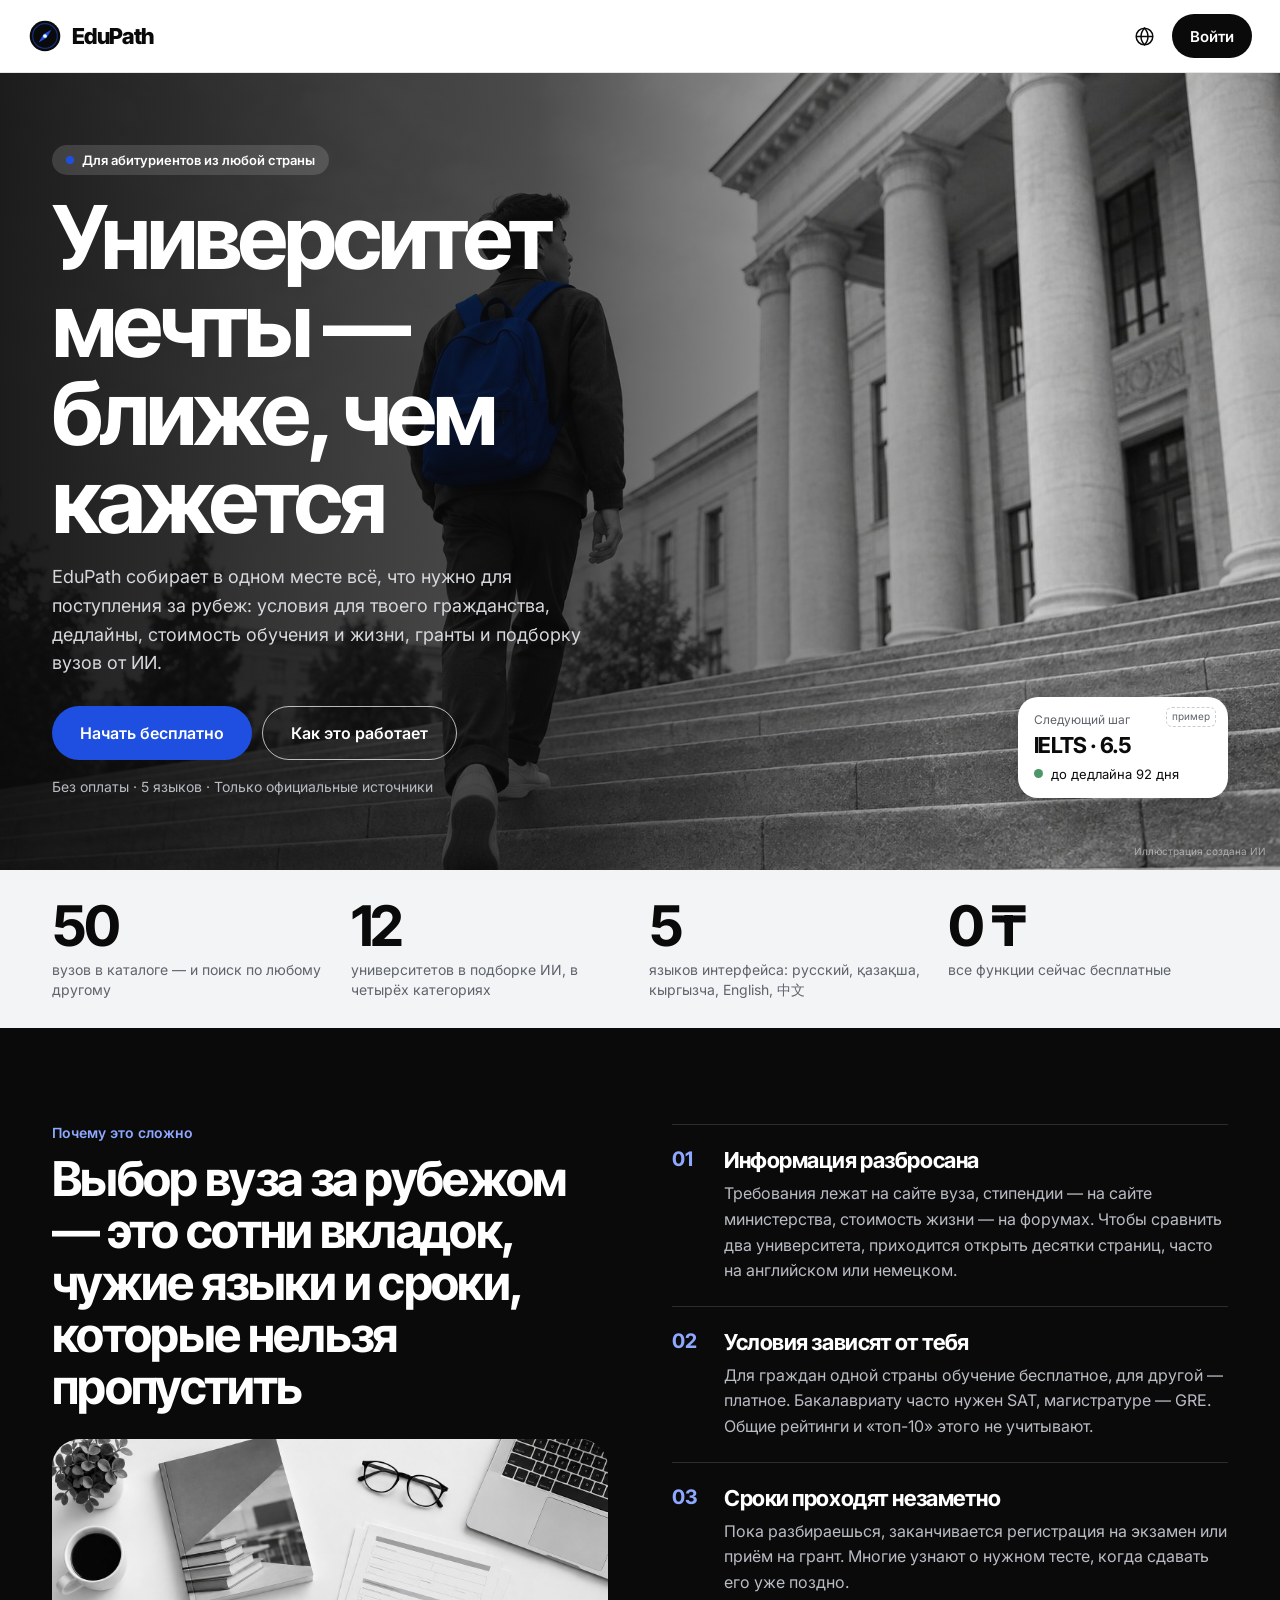
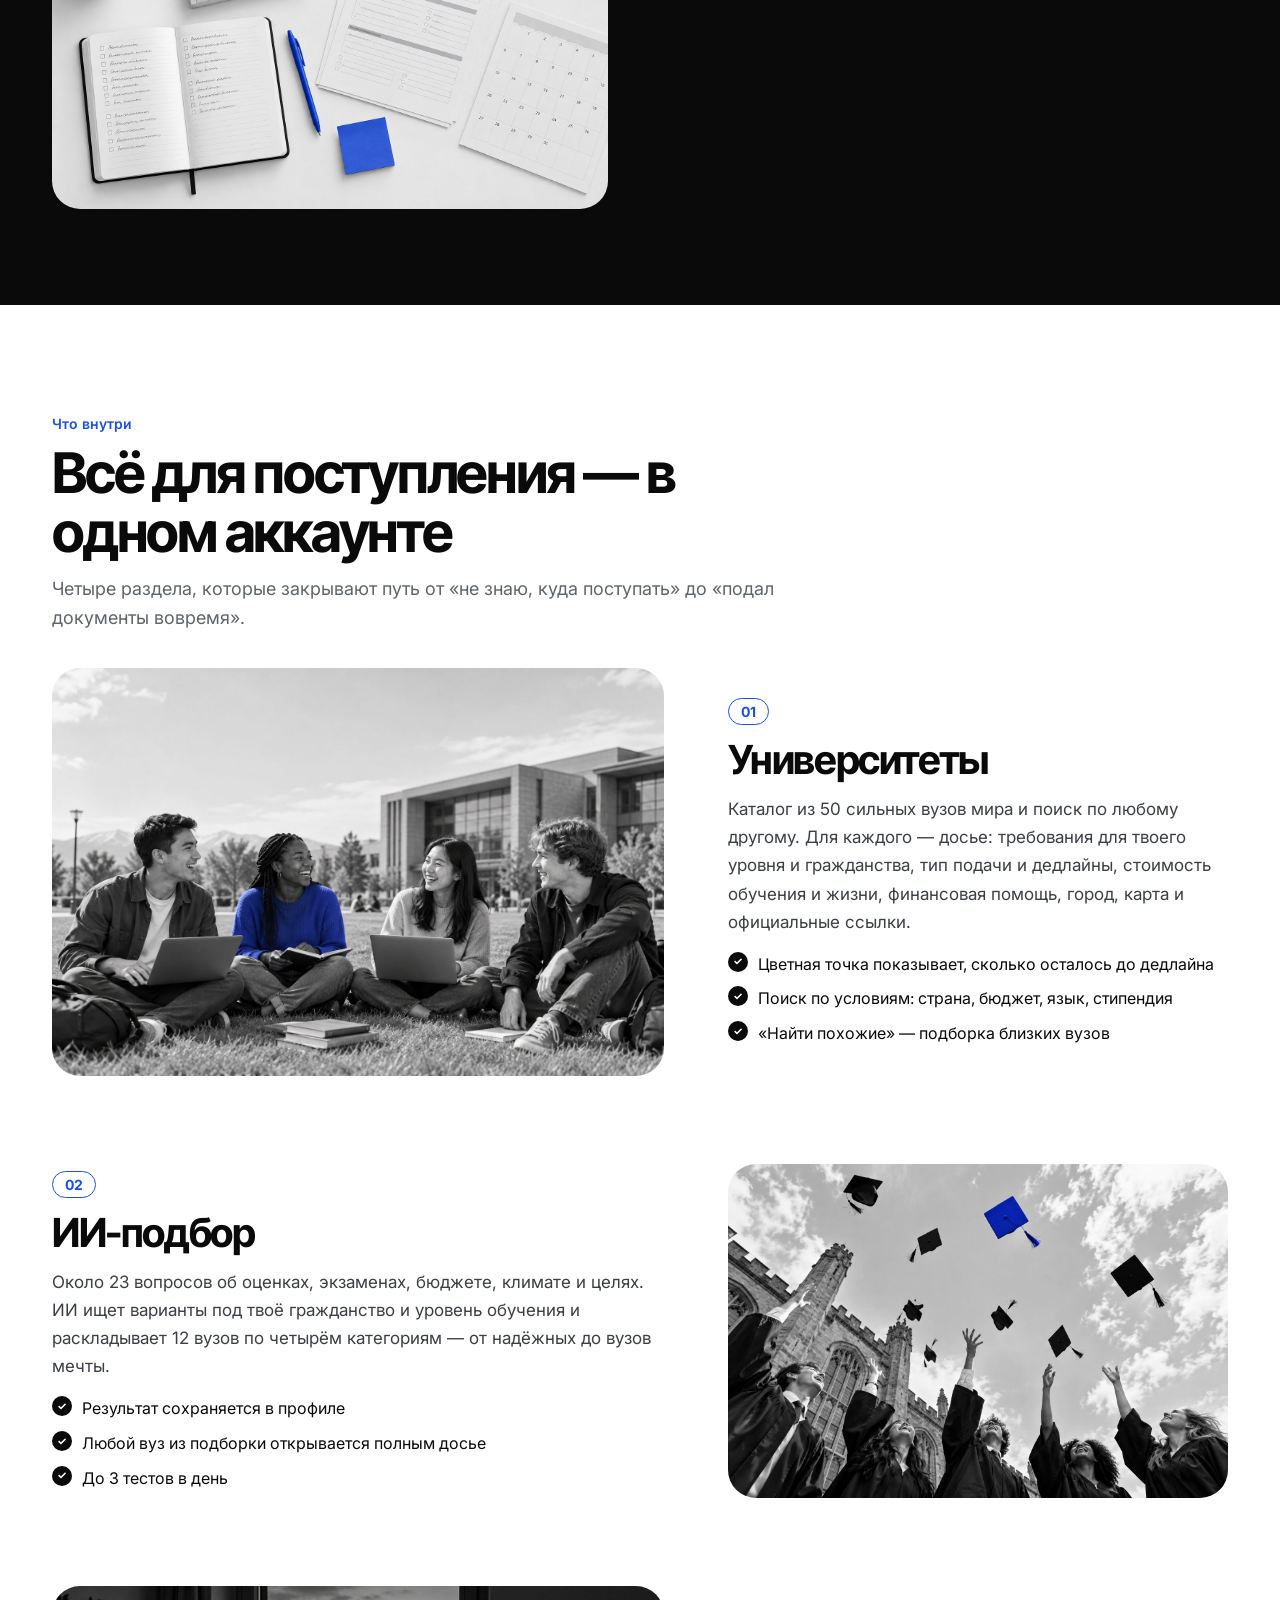
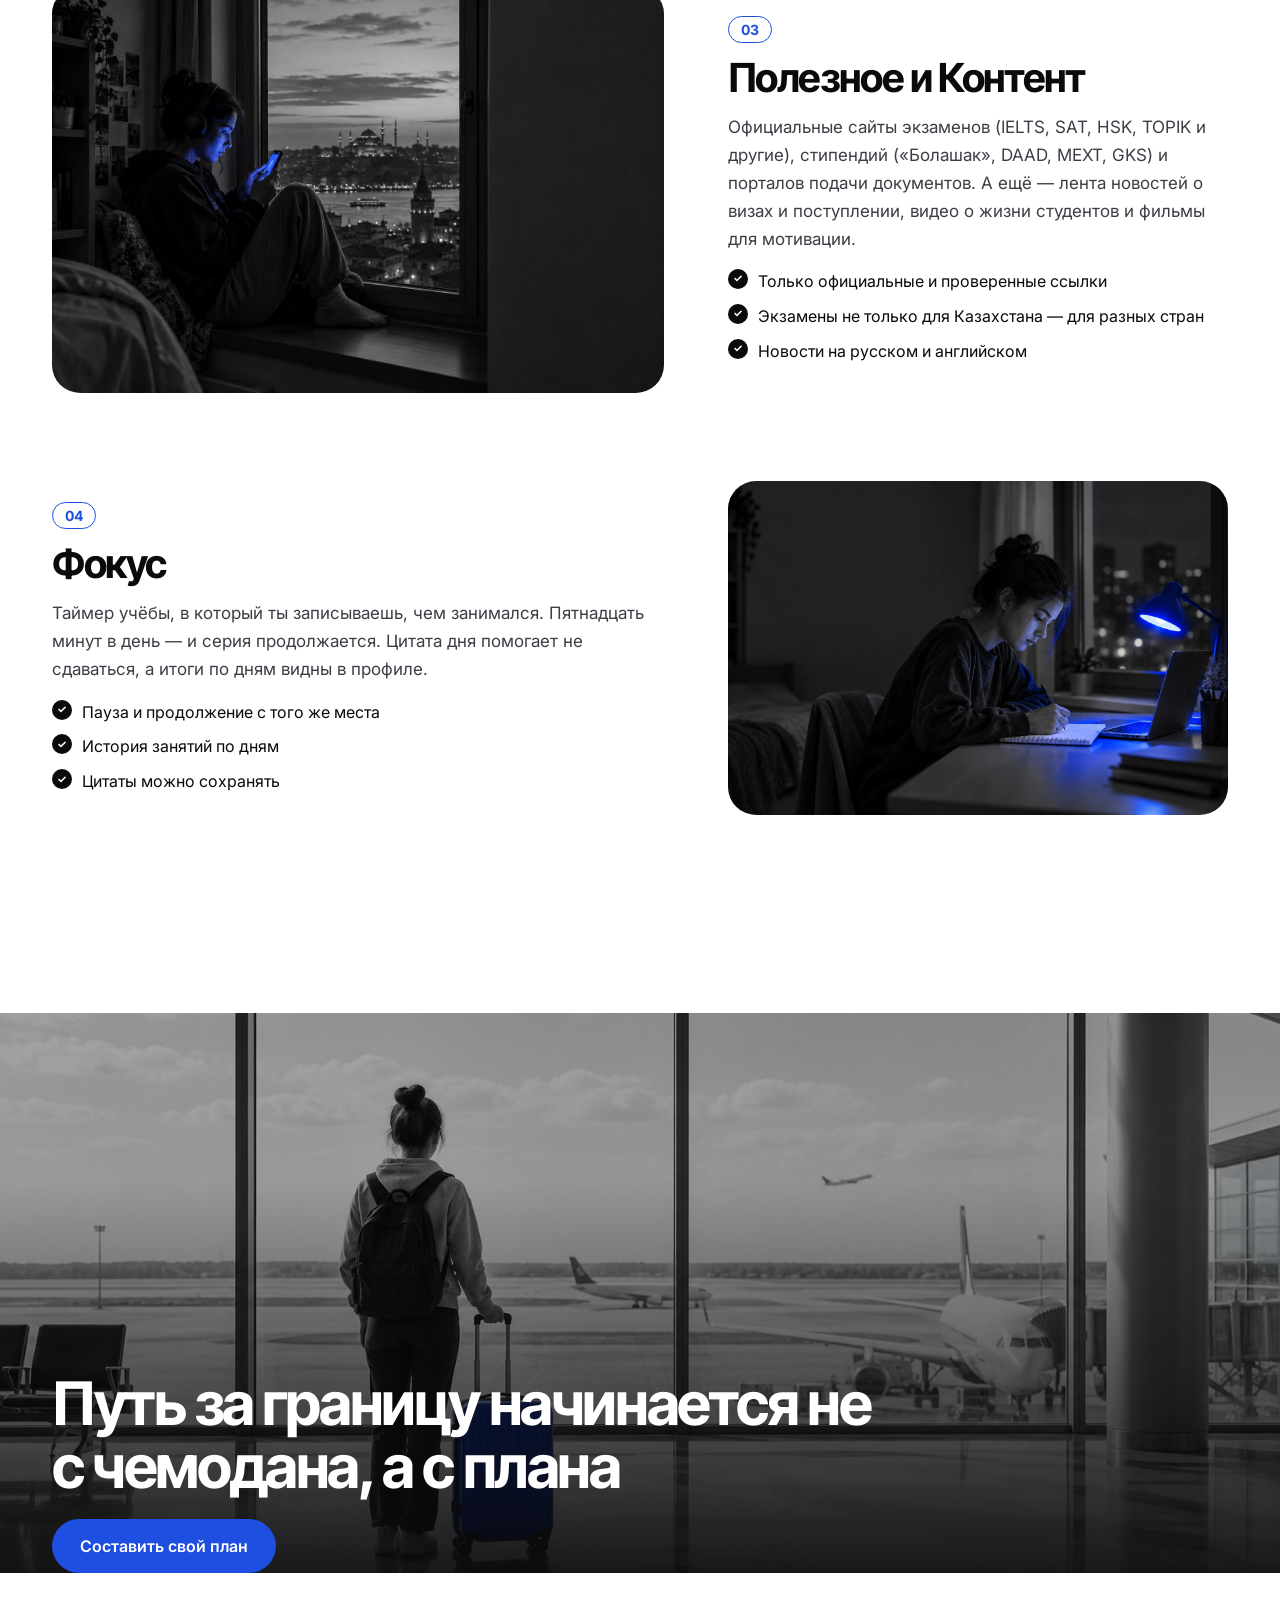
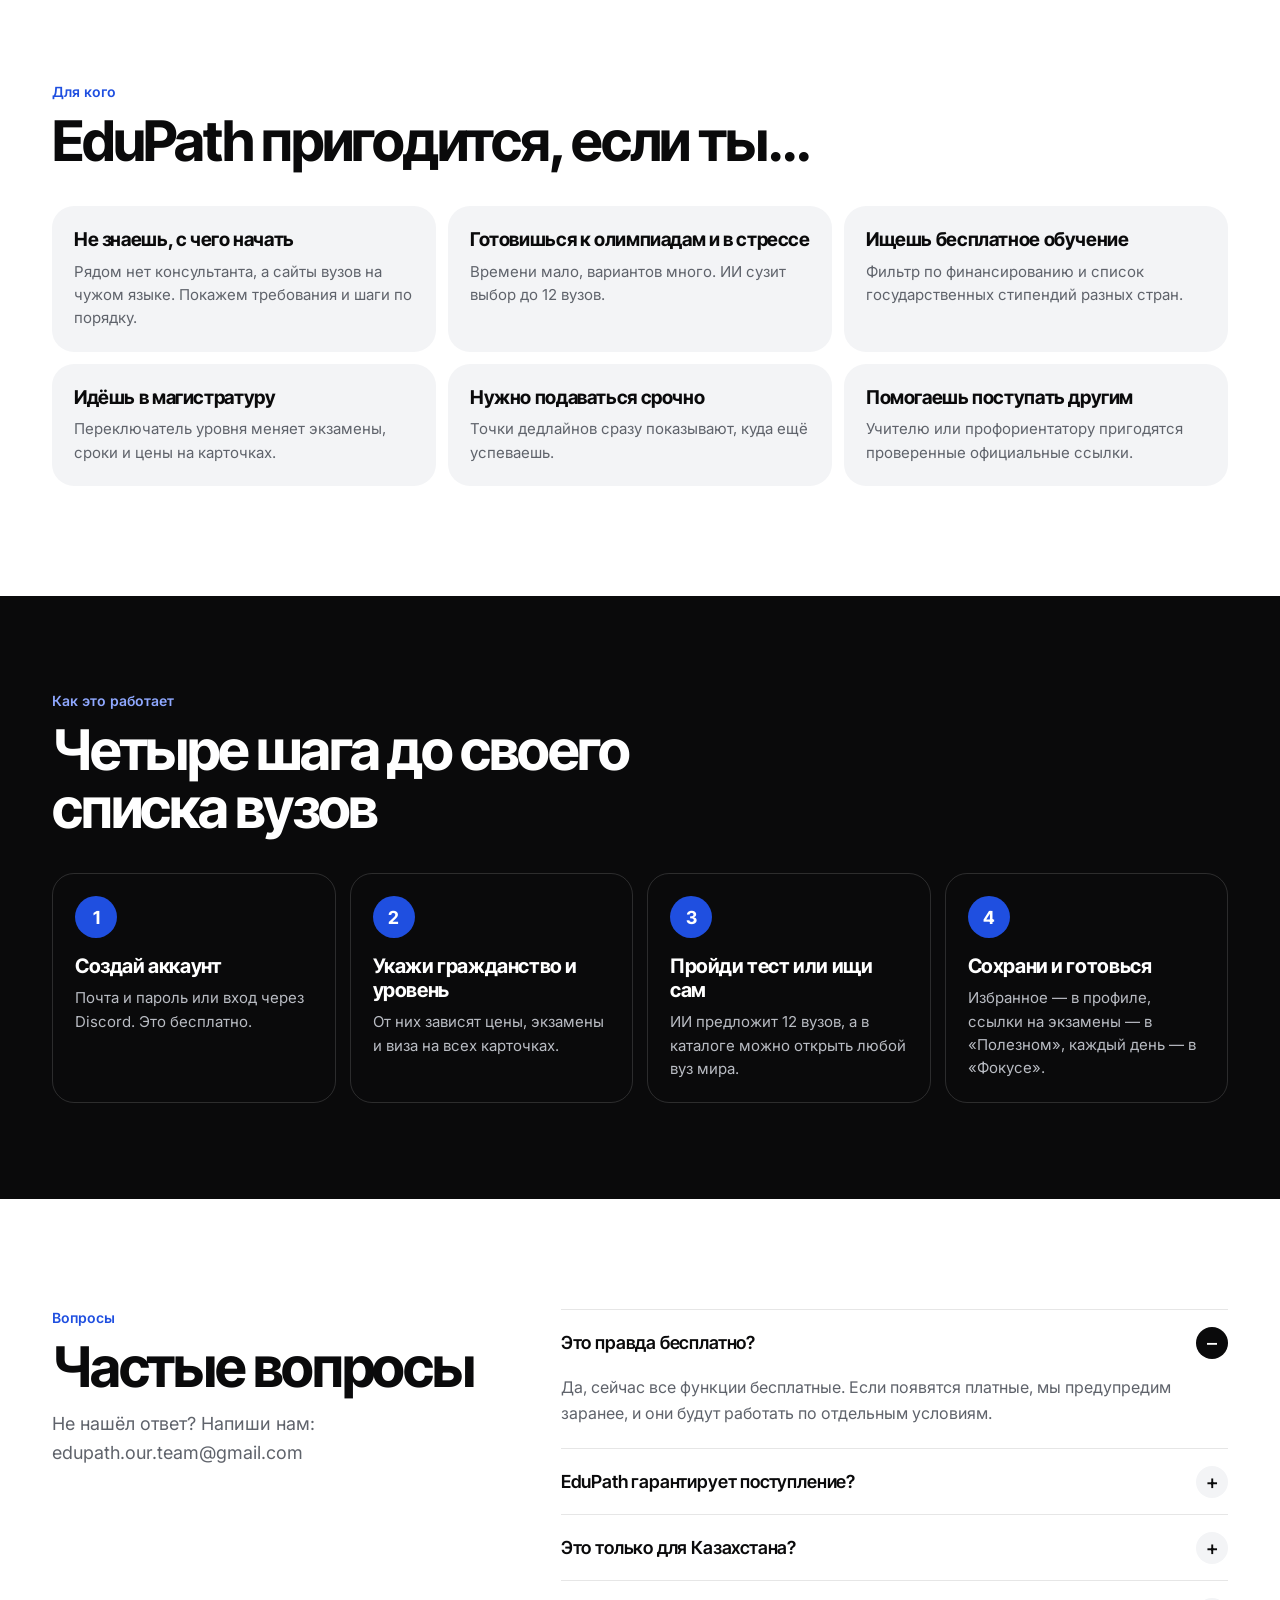
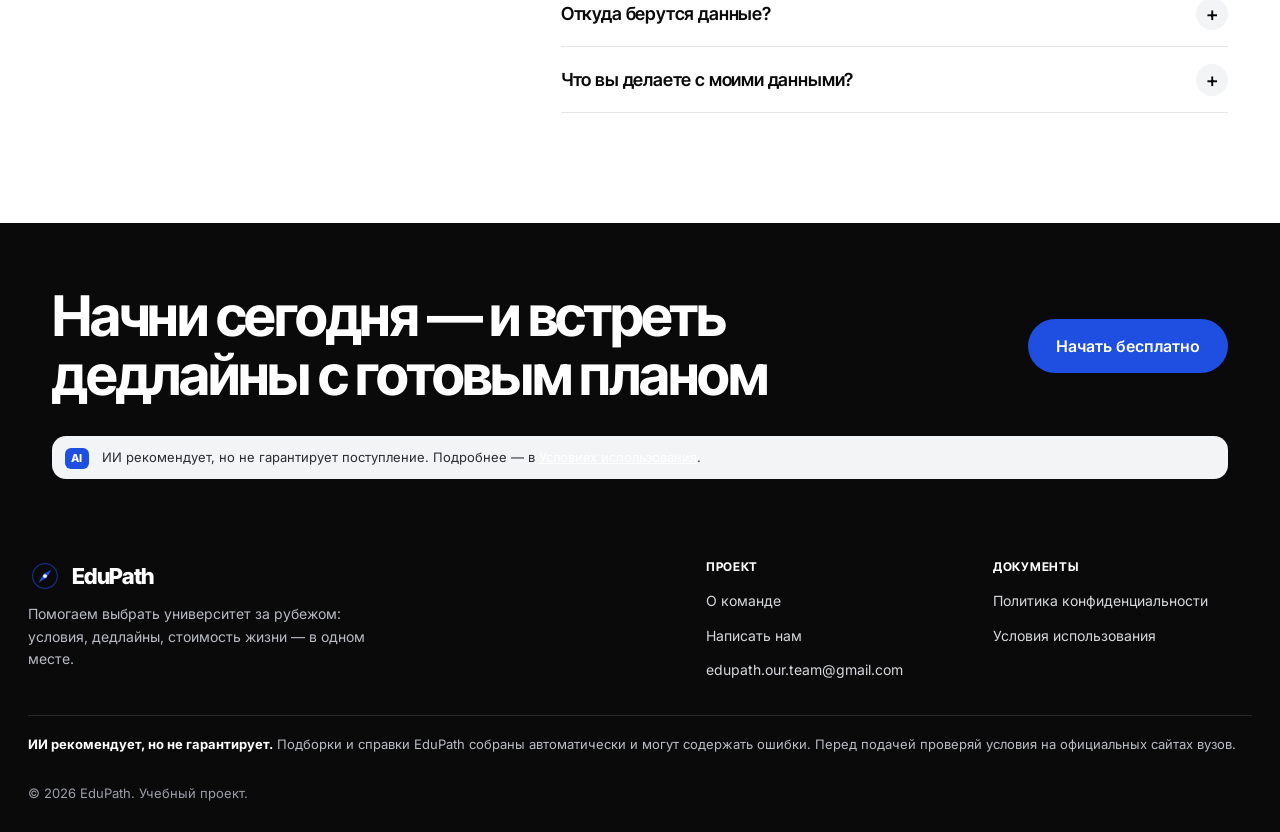
<file: fanzone.html>
<!DOCTYPE html>
<html lang="ru">
<head>
<script>/* Внутренние страницы только для вошедших: без входа — на лендинг */try{if(!localStorage.getItem("edupath_token")){location.replace("index.html");}}catch(e){}</script>
<meta charset="UTF-8">
<meta name="robots" content="noindex, nofollow">
<meta name="viewport" content="width=device-width, initial-scale=1.0">
<title>EduPath — Fun Zone 🧠</title>
<link rel="preconnect" href="https://fonts.googleapis.com">
<link rel="preconnect" href="https://fonts.gstatic.com" crossorigin>
<link href="https://fonts.googleapis.com/css2?family=Inter+Tight:wght@500;600;700;800&family=Inter:wght@400;500;600;700&display=swap" rel="stylesheet">
<style>
  :root{
    --cream:#FFFFFF; --cream-deep:#F3F4F6; --paper:#FFFFFF;
    --espresso:#0A0A0B; --bark:#0A0A0B; --clay:#1F4FE0;
    --caramel:#1F4FE0; --sand:#D9DBE0;
    --text-main:#0A0A0B; --text-muted:#5F636B;
    --line:rgba(10,10,11,0.14);
    --ease:cubic-bezier(0.22, 1, 0.36, 1);
    --neon:#E63946;
    --gold:#FFD700;
    --green:#27AE60;
    --blue:#4A7FE6;
  }
  *{ box-sizing:border-box; margin:0; padding:0; }
  body{ font-family:'Inter', sans-serif; background:var(--cream); color:var(--text-main); line-height:1.5; min-height:100vh; -webkit-font-smoothing:antialiased; overflow-x:hidden; }
  h1,h2,h3,h4{ font-family:'Inter Tight', serif; font-weight:600; letter-spacing:-0.01em; }
  a{ text-decoration:none; color:inherit; }
  button{ font-family:inherit; cursor:pointer; border:none; background:none; }

  /* ======= ANIMATIONS ======= */
  @keyframes fadeUp {
    from { opacity: 0; transform: translateY(20px); filter: blur(4px); }
    to { opacity: 1; transform: translateY(0); filter: blur(0); }
  }
  @keyframes fadeIn {
    from { opacity: 0; }
    to { opacity: 1; }
  }
  @keyframes floatY {
    0%, 100% { transform: translateY(0) rotate(-6deg); }
    50% { transform: translateY(-16px) rotate(6deg); }
  }
  .anim-item { animation: fadeUp .6s var(--ease) both; }
  .anim-delay-1 { animation-delay: .05s; }
  .anim-delay-2 { animation-delay: .1s; }
  .anim-delay-3 { animation-delay: .15s; }

  header{ background:var(--paper); border-bottom:1px solid var(--line); position:sticky; top:0; z-index:100; }
  nav.wrap{ display:flex; align-items:center; justify-content:space-between; height:84px; max-width:1300px; margin:0 auto; padding:0 32px; position:relative; }
  .logo{ display:flex; align-items:center; gap:12px; font-family:'Inter Tight', serif; font-weight:600; font-size:26px; color:var(--espresso); transition:transform .3s var(--ease); }
  .logo:hover{ transform: scale(1.02); }
  .logo svg{ width:38px; height:38px; flex-shrink:0; transition:transform .6s var(--ease); }
  .logo:hover svg{ transform: rotate(90deg); }
  .nav-links{ display:flex; align-items:center; gap:8px; }
  .nav-links a{ font-size:15px; color:var(--text-muted); padding:10px 18px; border-radius:8px; transition:background .25s var(--ease), color .25s var(--ease); }
  .nav-links a:hover{ color:var(--espresso); background:var(--cream-deep); }
  .nav-links a.active{ background:var(--espresso); color:var(--paper); }
  .nav-right{ display:flex; align-items:center; gap:14px; }
  .btn-login{ background:var(--clay); color:var(--paper); padding:10px 22px; border-radius:20px; font-size:14px; font-weight:500; transition:background .25s var(--ease), transform .25s var(--ease); }
  .btn-login:hover{ background:var(--bark); transform: translateY(-1px); }
  
  .icon-btn{ width:38px; height:38px; display:flex; align-items:center; justify-content:center; color:var(--text-muted); border-radius:50%; transition: background .2s, color .2s; }
  .icon-btn:hover{ background:var(--cream-deep); color:var(--espresso); }
  
  .lang-dropdown{ position:relative; }
  .lang-menu{ position:absolute; top:calc(100% + 10px); right:0; background:var(--paper); border:1px solid var(--line); border-radius:12px; padding:6px; min-width:150px; box-shadow:0 16px 32px -14px rgba(10,10,11,0.3); opacity:0; visibility:hidden; transform:translateY(-6px); transition:opacity .15s, transform .15s, visibility .15s; z-index:30; }
  .lang-menu.open{ opacity:1; visibility:visible; transform:translateY(0); }
  .lang-option{ display:block; width:100%; text-align:left; background:none; padding:10px 12px; font-size:14px; color:var(--text-muted); border-radius:8px; transition:background .2s, color .2s; }
  .lang-option:hover{ background:var(--cream-deep); color:var(--espresso); }
  .lang-option.active{ background:var(--cream-deep); color:var(--espresso); font-weight:600; }

  .fz-hero{
    position:relative; text-align:center; padding:64px 24px 32px;
    background:
      radial-gradient(circle at 15% 20%, rgba(31,79,224,0.25), transparent 45%),
      radial-gradient(circle at 85% 30%, rgba(230,57,70,0.18), transparent 45%),
      radial-gradient(circle at 50% 100%, rgba(31,79,224,0.22), transparent 55%),
      var(--cream);
    overflow:hidden;
  }
  .fz-hero::before, .fz-hero::after{
    content:"🧠"; position:absolute; font-size:64px; opacity:0.18; pointer-events:none;
    animation: floatY 6s ease-in-out infinite;
  }
  .fz-hero::before{ top:14%; left:6%; }
  .fz-hero::after{ bottom:8%; right:8%; animation-delay:1.5s; content:"💀"; }

  .fz-badge{
    display:inline-block; font-family:'Inter', sans-serif;
    font-weight:900; font-size:12px; letter-spacing:0.25em;
    padding:8px 16px; border-radius:999px;
    background:var(--espresso); color:var(--paper);
    margin-bottom:20px; transform: rotate(-2deg);
    box-shadow: 0 8px 20px -12px rgba(10,10,11,0.5);
  }
  .fz-title{
    font-size: clamp(48px, 10vw, 100px);
    font-weight:900; line-height:0.9; letter-spacing:-0.04em;
    background: linear-gradient(135deg, var(--espresso) 0%, var(--clay) 50%, var(--neon) 100%);
    -webkit-background-clip:text; background-clip:text;
    -webkit-text-fill-color:transparent;
    margin-bottom:20px; text-transform:uppercase;
    animation: titleWobble 6s ease-in-out infinite;
  }
  @keyframes titleWobble{ 0%,100%{ transform:rotate(-1deg);} 50%{ transform:rotate(1deg);} }

  .fz-sub{ max-width: 640px; margin: 0 auto 12px; font-size: 16px; color: var(--bark); line-height: 1.6; }
  .fz-sub-small{ max-width: 640px; margin: 0 auto; font-size: 14px; color: var(--text-muted); line-height: 1.6; font-style: italic; }

  main{ max-width:1300px; margin:0 auto; padding:24px 24px 96px; }

  .fz-dash-grid{
    display:grid;
    grid-template-columns: repeat(auto-fill, minmax(240px, 1fr));
    gap:16px;
  }
  .fz-card{
    background: var(--paper); border:1px solid var(--line);
    border-radius:20px; padding:22px 20px; cursor:pointer;
    position:relative; overflow:hidden;
    transition: transform .3s var(--ease), box-shadow .3s var(--ease), border-color .3s var(--ease);
    display:flex; flex-direction:column; min-height:150px;
  }
  .fz-card:hover{
    transform:translateY(-6px); border-color:var(--caramel);
    box-shadow: 0 20px 40px -24px rgba(10,10,11,0.35);
  }
  .fz-card-icon{ font-size:36px; margin-bottom:12px; display:block; filter: drop-shadow(0 4px 6px rgba(10,10,11,0.15)); transition: transform .3s var(--ease); }
  .fz-card:hover .fz-card-icon { transform: scale(1.15) rotate(5deg); }
  
  .fz-card-title{ font-family:'Inter Tight', serif; font-weight:700; font-size:18px; color:var(--espresso); margin-bottom:6px; line-height:1.25; }
  .fz-card-desc{ font-size:13px; color:var(--text-muted); line-height:1.4; margin-bottom:auto; }
  .fz-card-open{ margin-top:14px; font-size:12px; font-weight:700; letter-spacing:0.1em; color:var(--clay); text-transform:uppercase; display:flex; align-items:center; gap:6px; transition: color .3s; }
  .fz-card-open span { transition: transform .3s var(--ease); display: inline-block; }
  .fz-card:hover .fz-card-open{ color:var(--neon); }
  .fz-card:hover .fz-card-open span { transform: translateX(4px); }

  .fz-modal-overlay{
    position: fixed; inset: 0;
    background: rgba(10,10,11,0.6); backdrop-filter: blur(6px);
    display:flex; align-items:center; justify-content:center;
    z-index: 9000;
    opacity: 0; visibility: hidden;
    transition: opacity .3s var(--ease), visibility .3s var(--ease);
    padding: 20px; overflow-y: auto;
  }
  .fz-modal-overlay.open{ opacity:1; visibility:visible; }
  .fz-modal{
    background: var(--paper); border-radius: 24px;
    width: 100%; max-width: 640px;
    max-height: calc(100vh - 40px); overflow-y: auto;
    padding: 36px 32px 32px; position: relative;
    box-shadow: 0 40px 80px -32px rgba(10,10,11,0.5);
    transform: translateY(20px) scale(0.95);
    transition: transform .4s cubic-bezier(0.34, 1.56, 0.64, 1); /* Springy pop */
  }
  .fz-modal-overlay.open .fz-modal{ transform: translateY(0) scale(1); }
  .fz-modal-close{
    position:absolute; top:16px; right:16px;
    width:38px; height:38px; border-radius:50%;
    background: transparent; color: var(--text-muted);
    font-size: 24px; line-height:1;
    display:flex; align-items:center; justify-content:center;
    transition: background .2s, transform .2s;
  }
  .fz-modal-close:hover{ background: var(--cream-deep); color: var(--espresso); transform: rotate(90deg); }
  
  .fz-modal-head{ display:flex; align-items:center; gap:14px; margin-bottom:22px; padding-bottom:18px; border-bottom:1px solid var(--line); }
  .fz-modal-head-icon{ font-size:32px; flex-shrink:0; }
  .fz-modal-head-text{ flex:1; }
  .fz-modal-title{ font-family:'Inter Tight', serif; font-size:24px; font-weight:700; color: var(--espresso); line-height:1.2; }
  .fz-modal-sub{ font-size:13px; color: var(--text-muted); margin-top:4px; }

  .fz-grid-2{ display:grid; grid-template-columns: repeat(2, 1fr); gap:12px; margin-bottom:18px; }
  .fz-field label{ display:block; font-size:11px; font-weight:700; letter-spacing:0.08em; text-transform:uppercase; color: var(--text-muted); margin-bottom:6px; }
  .fz-field input, .fz-field select{
    width:100%; padding:12px 14px; font-family:inherit; font-size:15px;
    background: var(--cream); color: var(--text-main);
    border:1.5px solid transparent; border-radius:10px;
    transition: border-color .25s var(--ease), background .25s var(--ease);
  }
  .fz-field input:focus, .fz-field select:focus{ outline:none; border-color: var(--clay); background: var(--paper); }

  .fz-btn{
    display:inline-flex; align-items:center; justify-content:center; gap:10px;
    background: var(--espresso); color: var(--paper);
    padding:14px 24px; border-radius:12px;
    font-size:14px; font-weight:700; letter-spacing:0.02em;
    transition: transform .2s var(--ease), background .2s var(--ease), box-shadow .2s var(--ease);
    width: 100%; margin-top: 8px;
  }
  .fz-btn:hover{ transform:translateY(-2px); background: var(--bark); box-shadow: 0 14px 28px -14px rgba(10,10,11,0.5); }
  .fz-btn:active{ transform:translateY(0); }
  .fz-btn.accent{ background: var(--neon); }
  .fz-btn.accent:hover{ background:#C22531; }
  .fz-btn.ghost{ background: var(--cream-deep); color: var(--espresso); }
  .fz-btn.ghost:hover{ background: var(--sand); }
  .fz-btn.gold{ background: var(--caramel); color: var(--espresso); }
  .fz-btn.gold:hover{ background: #1A44C4; }

  .fz-inline-btns{ display:flex; gap:10px; margin-top:10px; }
  .fz-inline-btns .fz-btn{ flex:1; }

  .fz-result{
    margin-top:22px; padding:24px 20px;
    background: var(--cream); border-radius:16px;
    border:2px dashed var(--caramel);
    display:none; text-align:center;
    animation: popIn .5s var(--ease);
  }
  .fz-result.show{ display:block; }
  @keyframes popIn{ 0%{ transform:scale(0.92); opacity:0;} 60%{ transform:scale(1.03);} 100%{ transform:scale(1); opacity:1;} }

  .fz-big-number{
    font-family:'Inter Tight', serif; font-weight:900;
    font-size: clamp(44px, 8vw, 72px);
    line-height:1; color: var(--espresso);
    letter-spacing: -0.03em; margin: 8px 0 14px;
  }
  .fz-big-number .unit{ font-size:0.35em; color: var(--clay); margin-left:8px; }

  .fz-meme-phrase{
    font-family:'Inter Tight', serif; font-style: italic;
    font-size: clamp(16px, 2.4vw, 20px);
    color: var(--bark); line-height:1.4;
  }

  .fz-label-mini{
    font-size:11px; font-weight:900; letter-spacing:0.25em;
    color: var(--clay); text-transform: uppercase; margin-bottom:6px;
  }

  .fz-stat-row{
    display:flex; justify-content:space-between;
    padding:10px 0; border-bottom:1px solid var(--line); font-size:14px;
  }
  .fz-stat-row:last-child{ border-bottom: none; }
  .fz-stat-row .label{ color: var(--text-muted); font-weight:500; }
  .fz-stat-row .value{ font-weight:700; color: var(--espresso); }

  .fz-bar{ height: 12px; background: var(--cream-deep); border-radius: 6px; overflow:hidden; margin-top: 6px; }
  .fz-bar-fill{ height:100%; background: linear-gradient(90deg, var(--caramel), var(--clay)); border-radius: 6px; transition: width .8s var(--ease); width: 0; }

  .fz-roulette-stage{
    text-align:center; padding: 28px 16px;
    background: radial-gradient(circle at 50% 50%, rgba(31,79,224,0.18), transparent 65%), var(--cream);
    border-radius: 16px; margin-bottom: 14px;
  }
  .fz-roulette-display{
    font-family:'Inter Tight', serif; font-weight: 900;
    font-size: clamp(22px, 4.5vw, 40px);
    color: var(--espresso); min-height: 1.2em;
    line-height: 1.1; letter-spacing: -0.02em;
    text-align:center; margin: 8px 0;
  }
  .fz-roulette-display.spinning{ animation: shakeRoulette 0.12s infinite; }
  @keyframes shakeRoulette{
    0%{ transform:translate(0,0) rotate(0deg);}
    25%{ transform:translate(-2px,1px) rotate(-0.5deg);}
    50%{ transform:translate(2px,-1px) rotate(0.5deg);}
    75%{ transform:translate(-1px,2px) rotate(-0.4deg);}
    100%{ transform:translate(1px,-2px) rotate(0.4deg);}
  }
  .fz-roulette-flag{ font-size: 44px; }

  .fz-battle-table{ width:100%; border-collapse: separate; border-spacing: 0 6px; margin: 14px 0; font-size: 14px; }
  .fz-battle-table th, .fz-battle-table td{ padding:10px 12px; text-align:left; }
  .fz-battle-table th{ font-size: 12px; color: var(--text-muted); text-transform: uppercase; letter-spacing: 0.05em; font-weight: 700; }
  .fz-battle-table td{ background: var(--cream); font-weight:600; color: var(--espresso); }
  .fz-battle-table tr td:first-child{ border-radius: 10px 0 0 10px; color: var(--text-muted); font-weight:500; }
  .fz-battle-table tr td:last-child{ border-radius: 0 10px 10px 0; }
  .fz-battle-table td.winner{ color: var(--clay); font-weight: 900; background: linear-gradient(90deg, var(--cream), var(--cream-deep)); }
  .fz-battle-table td.loser{ opacity: 0.6; }

  .fz-achievement-popup{
    position: fixed; top: 100px; right: 24px;
    background: linear-gradient(135deg, var(--caramel), var(--clay));
    color: var(--paper); padding: 16px 22px;
    border-radius: 14px;
    box-shadow: 0 20px 40px -20px rgba(31,79,224,0.6);
    z-index: 9999; display: flex; align-items:center; gap:14px;
    transform: translateX(120%);
    transition: transform .5s var(--ease);
    max-width: 320px;
  }
  .fz-achievement-popup.show{ transform: translateX(0); }
  .fz-achievement-popup-icon{ font-size: 28px; flex-shrink:0; }
  .fz-achievement-popup-title{ font-weight:700; font-size:14px; }
  .fz-achievement-popup-desc{ font-size:12px; opacity:0.9; margin-top:2px; }

  .fz-ach-grid{ display:grid; grid-template-columns: repeat(auto-fill, minmax(140px, 1fr)); gap:12px; margin-top: 16px; }
  .fz-ach{ padding: 16px 14px; background: var(--cream); border: 1.5px solid var(--line); border-radius: 14px; text-align: center; opacity: 0.4; transition: all .3s var(--ease); }
  .fz-ach.unlocked{
    opacity:1; border-color: var(--caramel);
    background: linear-gradient(135deg, var(--cream-deep), var(--paper));
    box-shadow: 0 12px 24px -16px rgba(31,79,224,0.5);
  }
  .fz-ach:hover { transform: translateY(-2px); }
  .fz-ach-icon{ font-size: 28px; margin-bottom:6px; }
  .fz-ach-name{ font-size: 12px; font-weight:700; color: var(--espresso); line-height:1.2; }
  .fz-ach-desc{ font-size: 11px; color: var(--text-muted); margin-top:4px; line-height:1.3; }

  .fz-gacha-result{ display: grid; grid-template-columns: repeat(auto-fill, minmax(140px, 1fr)); gap: 10px; margin-top: 14px; }
  .fz-gacha-card{ padding: 14px 12px; border-radius: 12px; text-align: center; font-size: 13px; animation: gachaPop .5s var(--ease); color: var(--espresso); }
  @keyframes gachaPop{ 0%{ transform: scale(0.3) rotate(-10deg); opacity:0; } 60%{ transform: scale(1.1) rotate(2deg);} 100%{ transform: scale(1) rotate(0); opacity:1; } }
  .fz-gacha-card.common{    background: linear-gradient(135deg, #D9DBE0, #5B7FF0); }
  .fz-gacha-card.rare{      background: linear-gradient(135deg, #88B7F0, #4A7FE6); color: #fff; }
  .fz-gacha-card.epic{      background: linear-gradient(135deg, #B87FE6, #7C3ACD); color: #fff; }
  .fz-gacha-card.legendary{ background: linear-gradient(135deg, #FFD700, #E8A100); color: #0A0A0B; }
  .fz-gacha-card.mythic{    background: linear-gradient(135deg, #E63946, #0A0A0B); color: #fff; }
  .fz-gacha-rarity{ font-size: 10px; font-weight: 900; letter-spacing: 0.15em; text-transform: uppercase; opacity: 0.85; margin-bottom: 6px; }
  .fz-gacha-name{ font-weight: 700; font-size: 12px; line-height: 1.3; }

  .fz-wallet-hp{ display: flex; align-items:center; gap: 4px; margin: 16px 0; justify-content: center; flex-wrap: wrap; }
  .fz-hp-heart{ font-size: 24px; transition: all .5s var(--ease); }
  .fz-hp-heart.lost{ opacity: 0.2; filter: grayscale(100%); transform: scale(0.85); }

  .fz-brain-stage{ display: grid; grid-template-columns: repeat(5, 1fr); gap: 8px; margin: 16px 0; min-height: 240px; }
  .fz-brain-cell{
    background: var(--cream); border-radius: 10px;
    display: flex; align-items: center; justify-content: center;
    font-size: 22px; font-family:'Inter Tight', serif;
    cursor: pointer; transition: all .2s var(--ease);
    padding: 6px; text-align: center; line-height: 1.1; min-height: 60px;
  }
  .fz-brain-cell:hover{ background: var(--cream-deep); transform: scale(1.05); }
  .fz-brain-cell.correct{ background: var(--green); color: white; }
  .fz-brain-cell.wrong{ background: var(--neon); color: white; animation: shakeWrong .4s; }
  @keyframes shakeWrong{ 0%,100%{ transform: translateX(0); } 25%{ transform: translateX(-4px); } 75%{ transform: translateX(4px); } }

  .fz-boss-hp{ display: flex; gap: 3px; justify-content: center; flex-wrap: wrap; margin: 14px 0; }
  .fz-boss-hp-heart{ font-size: 22px; transition: opacity .4s var(--ease); }
  .fz-boss-hp-heart.lost{ opacity: 0.15; }
  .fz-boss-buttons{ display: grid; grid-template-columns: repeat(2, 1fr); gap: 10px; margin-top: 12px; }

  .fz-nuclear-btn{
    display:block; margin: 0 auto; padding: 20px 40px;
    background: var(--neon); color: var(--paper);
    font-weight:900; font-size: 20px; letter-spacing: 0.15em;
    border-radius: 14px;
    transition: all .25s var(--ease);
    animation: nukePulse 2s infinite;
  }
  @keyframes nukePulse{
    0%,100%{ box-shadow: 0 0 0 0 rgba(230,57,70,0.7); }
    50%{ box-shadow: 0 0 0 20px rgba(230,57,70,0); }
  }
  .fz-nuclear-btn:hover{ background:#C22531; transform: scale(1.05); }

  .fz-stock-chart{ position: relative; height: 140px; background: var(--cream); border-radius: 12px; overflow: hidden; margin: 14px 0; }
  .fz-stock-chart svg{ width: 100%; height: 100%; }
  .fz-stock-line{ fill: none; stroke: var(--green); stroke-width: 2; transition: all .6s var(--ease); }

  .fz-mono{
    font-family: 'Courier New', monospace;
    font-size: 13px; background: var(--cream);
    padding: 14px 16px; border-radius: 10px;
    color: var(--espresso); line-height: 1.6;
    white-space: pre-wrap; word-break: break-word;
  }

  @media (max-width:900px){ .nav-links{ display:none !important; } }
  @media (max-width:640px){
    nav.wrap{ height: 72px; padding: 0 18px; }
    .logo{ font-size: 21px; gap: 9px; }
    .logo svg{ width: 30px; height: 30px; }
    main{ padding: 16px 16px 64px; }
    .fz-modal{ padding: 28px 22px 22px; border-radius: 18px; }
    .fz-modal-title{ font-size: 20px; }
    .fz-grid-2{ grid-template-columns: 1fr; }
    .fz-brain-stage{ grid-template-columns: repeat(4, 1fr); }
  }
</style>
<link rel="stylesheet" href="edupath.css?v=3">
<link rel="stylesheet" href="edupath-d.css?v=2">
</head>
<body>

<header class="ep-header" id="siteHeader" data-variant="app"></header>
<script src="layout.js?v=5"></script>
<script src="edupath-d.js?v=3"></script>

<section class="fz-hero">
  <div class="fz-badge anim-item anim-delay-1" data-i18n="fz2_badge">⚠️ BRAINROT DEPARTMENT</div>
  <h1 class="fz-title anim-item anim-delay-2">🧠 <span data-i18n="fz2_hero_title">Fun Zone</span></h1>
  <p class="fz-sub anim-item anim-delay-3" data-i18n="fz2_hero_sub">The most unnecessary part of EduPath.</p>
  <p class="fz-sub-small anim-item anim-delay-3" data-i18n="fz2_hero_sub2">We could have improved the admission algorithm. We chose this instead.</p>
</section>

<main>
  <div class="fz-dash-grid" id="dashGrid"></div>
</main>

<div class="fz-modal-overlay" id="fzModal">
  <div class="fz-modal" id="fzModalContent"></div>
</div>

<div class="fz-achievement-popup" id="achPopup">
  <div class="fz-achievement-popup-icon" id="achPopupIcon">🏆</div>
  <div>
    <div class="fz-achievement-popup-title" id="achPopupTitle"></div>
    <div class="fz-achievement-popup-desc" id="achPopupDesc"></div>
  </div>
</div>

<script>
// ============================================================
// EduPath — Fun Zone 🧠
// Brainrot department. No backend. localStorage for achievements.
// Interface translated (5 langs). Memes stay in English.
// ============================================================

function t(key, fallback){
  return (window.I18N && window.I18N.t(key)) || fallback || key;
}
function pick(arr){ return arr[Math.floor(Math.random() * arr.length)]; }
function randInt(min, max){ return Math.floor(Math.random() * (max - min + 1)) + min; }
function randFloat(min, max){ return Math.random() * (max - min) + min; }
function escapeHtml(s){
  return String(s == null ? "" : s)
    .replace(/&/g, "&amp;").replace(/</g, "&lt;").replace(/>/g, "&gt;")
    .replace(/"/g, "&quot;").replace(/'/g, "&#39;");
}
function $(sel, root){ return (root || document).querySelector(sel); }
function $$(sel, root){ return Array.from((root || document).querySelectorAll(sel)); }

// ============================================================
// ACHIEVEMENTS
// ============================================================
const ACH_KEY = "edupath_fz_achievements";
const ALL_ACHIEVEMENTS = [
  { id: "aura_gen",    icon: "🗿",  nameKey: "fz2_ach_aura_gen" },
  { id: "future",      icon: "🎰",  nameKey: "fz2_ach_future" },
  { id: "battle",      icon: "⚔️",  nameKey: "fz2_ach_battle" },
  { id: "cooked",      icon: "💀",  nameKey: "fz2_ach_cooked" },
  { id: "npc",         icon: "🧙",  nameKey: "fz2_ach_npc" },
  { id: "potion",      icon: "🧪",  nameKey: "fz2_ach_potion" },
  { id: "stock",       icon: "📈",  nameKey: "fz2_ach_stock" },
  { id: "crash",       icon: "📉",  nameKey: "fz2_ach_crash" },
  { id: "gacha_1",     icon: "🎲",  nameKey: "fz2_ach_gacha_1" },
  { id: "gacha_10",    icon: "🎰",  nameKey: "fz2_ach_gacha_10" },
  { id: "gacha_mythic",icon: "🌟",  nameKey: "fz2_ach_gacha_mythic" },
  { id: "wallet",      icon: "💸",  nameKey: "fz2_ach_wallet" },
  { id: "sleep",       icon: "🛌",  nameKey: "fz2_ach_sleep" },
  { id: "caffeine",    icon: "☕",  nameKey: "fz2_ach_caffeine" },
  { id: "brain",       icon: "🧠",  nameKey: "fz2_ach_brain" },
  { id: "sat",         icon: "🎯",  nameKey: "fz2_ach_sat" },
  { id: "officer",     icon: "🧑‍💼",nameKey: "fz2_ach_officer" },
  { id: "rejection",   icon: "📧",  nameKey: "fz2_ach_rejection" },
  { id: "career",      icon: "🧭",  nameKey: "fz2_ach_career" },
  { id: "car",         icon: "🚗",  nameKey: "fz2_ach_car" },
  { id: "weather",     icon: "🌡️",  nameKey: "fz2_ach_weather" },
  { id: "npc_gen",     icon: "🧍",  nameKey: "fz2_ach_npc_gen" },
  { id: "skill",       icon: "🧨",  nameKey: "fz2_ach_skill" },
  { id: "spell",       icon: "🪄",  nameKey: "fz2_ach_spell" },
  { id: "nuclear",     icon: "💣",  nameKey: "fz2_ach_nuclear" },
  { id: "boss_win",    icon: "👑",  nameKey: "fz2_ach_boss_win" },
  { id: "boss_lose",   icon: "🥀",  nameKey: "fz2_ach_boss_lose" },
  { id: "explorer",    icon: "🧭",  nameKey: "fz2_ach_explorer" },
];

function loadAchievements(){
  try { return JSON.parse(localStorage.getItem(ACH_KEY) || "{}"); }
  catch(e){ return {}; }
}
function saveAchievements(data){ localStorage.setItem(ACH_KEY, JSON.stringify(data)); }
function unlockAchievement(id){
  const data = loadAchievements();
  if(data[id]) return false;
  data[id] = Date.now();
  saveAchievements(data);
  const ach = ALL_ACHIEVEMENTS.find(a => a.id === id);
  if(ach) showAchievementPopup(ach);
  updateExplorerCount();
  return true;
}
function showAchievementPopup(ach){
  const popup = $("#achPopup");
  $("#achPopupIcon").textContent = ach.icon;
  $("#achPopupTitle").textContent = t("fz2_ach_popup_title", "🏆 Achievement unlocked") + " — " + t(ach.nameKey, ach.nameKey);
  $("#achPopupDesc").textContent = t("fz2_ach_popup_desc", "");
  popup.classList.add("show");
  setTimeout(() => popup.classList.remove("show"), 3400);
}
let _openedCount = 0;
function updateExplorerCount(){
  _openedCount++;
  if(_openedCount >= 10) unlockAchievement("explorer");
}

// ============================================================
// DASHBOARD CARDS
// ============================================================
const CARDS = [
  { id: "aura",         icon: "🗿",  titleKey: "fz2_card_aura",      descKey: "fz2_card_aura_desc" },
  { id: "future",       icon: "🎰",  titleKey: "fz2_card_future",    descKey: "fz2_card_future_desc" },
  { id: "battle",       icon: "⚔️",  titleKey: "fz2_card_battle",    descKey: "fz2_card_battle_desc" },
  { id: "cooked",       icon: "💀",  titleKey: "fz2_card_cooked",    descKey: "fz2_card_cooked_desc" },
  { id: "npc",          icon: "🧙",  titleKey: "fz2_card_npc",       descKey: "fz2_card_npc_desc" },
  { id: "potion",       icon: "🧪",  titleKey: "fz2_card_potion",    descKey: "fz2_card_potion_desc" },
  { id: "stock",        icon: "📈",  titleKey: "fz2_card_stock",     descKey: "fz2_card_stock_desc" },
  { id: "crash",        icon: "📉",  titleKey: "fz2_card_crash",     descKey: "fz2_card_crash_desc" },
  { id: "gacha",        icon: "🎲",  titleKey: "fz2_card_gacha",     descKey: "fz2_card_gacha_desc" },
  { id: "wallet",       icon: "💸",  titleKey: "fz2_card_wallet",    descKey: "fz2_card_wallet_desc" },
  { id: "sleep",        icon: "🛌",  titleKey: "fz2_card_sleep",     descKey: "fz2_card_sleep_desc" },
  { id: "caffeine",     icon: "☕",  titleKey: "fz2_card_caffeine",  descKey: "fz2_card_caffeine_desc" },
  { id: "brain",        icon: "🧠",  titleKey: "fz2_card_brain",     descKey: "fz2_card_brain_desc" },
  { id: "sat",          icon: "🎯",  titleKey: "fz2_card_sat",       descKey: "fz2_card_sat_desc" },
  { id: "officer",      icon: "🧑‍💼",titleKey: "fz2_card_officer",   descKey: "fz2_card_officer_desc" },
  { id: "rejection",    icon: "📧",  titleKey: "fz2_card_rejection", descKey: "fz2_card_rejection_desc" },
  { id: "career",       icon: "🧭",  titleKey: "fz2_card_career",    descKey: "fz2_card_career_desc" },
  { id: "car",          icon: "🚗",  titleKey: "fz2_card_car",       descKey: "fz2_card_car_desc" },
  { id: "weather",      icon: "🌡️",  titleKey: "fz2_card_weather",   descKey: "fz2_card_weather_desc" },
  { id: "npc_gen",      icon: "🧍",  titleKey: "fz2_card_npc_gen",   descKey: "fz2_card_npc_gen_desc" },
  { id: "skill",        icon: "🧨",  titleKey: "fz2_card_skill",     descKey: "fz2_card_skill_desc" },
  { id: "spell",        icon: "🪄",  titleKey: "fz2_card_spell",     descKey: "fz2_card_spell_desc" },
  { id: "achievements", icon: "🏆",  titleKey: "fz2_card_achievements", descKey: "fz2_card_achievements_desc" },
  { id: "nuclear",      icon: "💣",  titleKey: "fz2_card_nuclear",   descKey: "fz2_card_nuclear_desc" },
  { id: "boss",         icon: "🕹️",  titleKey: "fz2_card_boss",      descKey: "fz2_card_boss_desc" },
];

function renderDashboard(){
  const grid = $("#dashGrid");
  // 通过设置 animation-delay 让卡片像发牌一样错峰出现
  grid.innerHTML = CARDS.map((c, i) => `
    <div class="fz-card anim-item" style="animation-delay: ${Math.min(i * 0.03, 0.6)}s;" data-open="${c.id}">
      <span class="fz-card-icon">${c.icon}</span>
      <div class="fz-card-title">${t(c.titleKey, c.titleKey)}</div>
      <div class="fz-card-desc">${t(c.descKey, c.descKey)}</div>
      <div class="fz-card-open">${t("fz2_open", "Open")} <span>→</span></div>
    </div>
  `).join("");
  
  grid.querySelectorAll("[data-open]").forEach(el => {
    el.addEventListener("click", () => openBlock(el.dataset.open));
  });
}

// ============================================================
// MODAL
// ============================================================
function openModal(html){
  const overlay = $("#fzModal");
  $("#fzModalContent").innerHTML = html;
  overlay.classList.add("open");
  document.body.style.overflow = "hidden";
}
function closeModal(){
  const overlay = $("#fzModal");
  overlay.classList.remove("open");
  document.body.style.overflow = "";
  $("#fzModalContent").innerHTML = "";
}
document.addEventListener("click", (e) => {
  if(e.target.id === "fzModal") closeModal();
  if(e.target.classList.contains("fz-modal-close")) closeModal();
});
document.addEventListener("keydown", (e) => { if(e.key === "Escape") closeModal(); });

function modalHead(icon, titleKey, subKey){
  return `
    <button class="fz-modal-close" type="button" aria-label="Close">×</button>
    <div class="fz-modal-head">
      <div class="fz-modal-head-icon">${icon}</div>
      <div class="fz-modal-head-text">
        <div class="fz-modal-title">${t(titleKey, titleKey)}</div>
        ${subKey ? `<div class="fz-modal-sub">${t(subKey, "")}</div>` : ""}
      </div>
    </div>
  `;
}

// ============================================================
// ROUTER
// ============================================================
function openBlock(id){
  updateExplorerCount();
  switch(id){
    case "aura":         return openAura();
    case "future":       return openFuture();
    case "battle":       return openBattle();
    case "cooked":       return openCooked();
    case "npc":          return openNPC();
    case "potion":       return openPotion();
    case "stock":        return openStock();
    case "crash":        return openCrash();
    case "gacha":        return openGacha();
    case "wallet":       return openWallet();
    case "sleep":        return openSleep();
    case "caffeine":     return openCaffeine();
    case "brain":        return openBrain();
    case "sat":          return openSAT();
    case "officer":      return openOfficer();
    case "rejection":    return openRejection();
    case "career":       return openCareer();
    case "car":          return openCar();
    case "weather":      return openWeather();
    case "npc_gen":      return openNPCGen();
    case "skill":        return openSkill();
    case "spell":        return openSpell();
    case "achievements": return openAchievements();
    case "nuclear":      return openNuclear();
    case "boss":         return openBoss();
    default:
      openModal(modalHead("❓", "fz2_unknown", ""));
  }
}

// ============================================================
// 1. AURA
// ============================================================
const AURA_PHRASES = [
  "You are academically dangerous.",
  "Bro is locked in.",
  "Bro studied for 14 minutes and thinks he's getting into MIT 💀",
  "R&W is fighting for its life.",
  "This GPA has aura.",
  "Bro has negative academic aura.",
  "Touch grass immediately.",
  "The admissions officer has sensed your presence.",
  "Absolutely cooked.",
  "Suspiciously competent.",
  "Bro is running on fumes and ambition.",
  "Aura: yes. Sleep: no.",
  "The universe respects this GPA.",
];

function openAura(){
  openModal(modalHead("🗿", "fz2_aura_title", "fz2_aura_sub")
    + `
    <div class="fz-grid-2">
      <div class="fz-field"><label>${t("fz2_label_gpa","GPA")}</label><input type="number" id="aGpa" placeholder="3.8" step="0.01"></div>
      <div class="fz-field"><label>${t("fz2_label_sat","SAT")}</label><input type="number" id="aSat" placeholder="1450"></div>
      <div class="fz-field"><label>${t("fz2_label_ielts","IELTS")}</label><input type="number" id="aIelts" placeholder="7.5" step="0.5"></div>
      <div class="fz-field"><label>${t("fz2_label_study","Study hours/day")}</label><input type="number" id="aStudy" placeholder="3" step="0.5"></div>
      <div class="fz-field"><label>${t("fz2_label_sleep","Sleep hours/night")}</label><input type="number" id="aSleep" placeholder="6" step="0.5"></div>
    </div>
    <button class="fz-btn accent" id="aBtn">🗿 ${t("fz2_aura_btn","GENERATE MY AURA")}</button>
    <div class="fz-result" id="aRes">
      <div class="fz-label-mini">${t("fz2_aura_result_label","YOUR ACADEMIC AURA")}</div>
      <div class="fz-big-number" id="aNum">0 <span class="unit">🗿</span></div>
      <div class="fz-meme-phrase" id="aPhrase"></div>
    </div>
  `);
  $("#aBtn").addEventListener("click", () => {
    const gpa = parseFloat($("#aGpa").value) || 0;
    const sat = parseFloat($("#aSat").value) || 0;
    const ielts = parseFloat($("#aIelts").value) || 0;
    const study = parseFloat($("#aStudy").value) || 0;
    const sleep = parseFloat($("#aSleep").value) || 0;
    let base = gpa*500000 + sat*1500 + ielts*200000 + Math.max(0, 8-sleep)*40000 + study*90000 + Math.random()*500000;
    const aura = Math.round(base);
    $("#aNum").innerHTML = aura.toLocaleString("en-US") + ' <span class="unit">🗿</span>';
    $("#aPhrase").textContent = pick(AURA_PHRASES);
    const res = $("#aRes");
    res.classList.remove("show"); void res.offsetWidth; res.classList.add("show");
    unlockAchievement("aura_gen");
  });
}

// ============================================================
// 2. FUTURE
// ============================================================
const UNIVERSITIES = [
  "MIT","Oxford","Stanford","Cambridge","Harvard","Yale","Princeton",
  "Nazarbayev University","KBTU","TUM","Tsinghua","UofT","Sorbonne",
  "HKUST","KAIST","University of Warsaw","ETH Zurich","Imperial College",
  "NUS","Tokyo University","Seoul National","Bocconi","KU Leuven"
];
const FUTURE_MESSAGES = [
  "You are now an engineer. There is no escape.",
  "Congratulations. You are now a lawyer. Accept it.",
  "Fate has decided: you're a doctor. Study biology. Now.",
  "You are now a programmer. Welcome to hell.",
  "You are now an economist. Good luck with the charts.",
  "You are now a designer. Buy an iPad.",
  "You are now a physicist. Say goodbye to sleep.",
  "You are now a linguist. You'll explain this to your mom forever.",
  "You are now a marketer. Sell me this button."
];
let _futureInterval = null;

function openFuture(){
  openModal(modalHead("🎰", "fz2_future_title", "fz2_future_sub")
    + `
    <div class="fz-roulette-stage">
      <div class="fz-roulette-flag" id="fFlag">🎰</div>
      <div class="fz-roulette-display" id="fDisp">???</div>
      <div class="fz-meme-phrase" id="fMsg"></div>
    </div>
    <button class="fz-btn accent" id="fBtn">🎰 ${t("fz2_future_btn","LET THE WEBSITE DECIDE MY FUTURE")}</button>
    <button class="fz-btn ghost" id="fAgain" style="display:none;">🔄 ${t("fz2_future_again","I DON'T ACCEPT MY FATE")}</button>
  `);
  const spin = () => {
    const disp = $("#fDisp");
    const msg = $("#fMsg");
    const btn = $("#fBtn");
    const again = $("#fAgain");
    btn.style.display = "none";
    again.style.display = "none";
    msg.textContent = "";
    disp.classList.add("spinning");
    let ticks = 0;
    const total = 28;
    clearInterval(_futureInterval);
    _futureInterval = setInterval(() => {
      disp.textContent = pick(UNIVERSITIES);
      ticks++;
      if(ticks >= total){
        clearInterval(_futureInterval);
        disp.classList.remove("spinning");
        disp.textContent = pick(UNIVERSITIES);
        msg.textContent = pick(FUTURE_MESSAGES);
        again.style.display = "inline-flex";
        unlockAchievement("future");
      }
    }, 70);
  };
  $("#fBtn").addEventListener("click", spin);
  $("#fAgain").addEventListener("click", spin);
}

// ============================================================
// 3. BATTLE
// ============================================================
const BATTLE_CATS = [
  "fz2_bcat_aura","fz2_bcat_drip","fz2_bcat_parent","fz2_bcat_suffering","fz2_bcat_sleep",
  "fz2_bcat_mc","fz2_bcat_scholarship","fz2_bcat_npc","fz2_bcat_social","fz2_bcat_coffee"
];
const BATTLE_REASONS = [
  "bro needs scholarship 💀",
  "aura decides everything.",
  "mom approved this one.",
  "NPC level too high.",
  "sleep is a luxury.",
  "drip is undefeated.",
  "main character energy off the charts.",
  "academic suffering is the base.",
  "coffee intake beyond legal limits.",
  "social life detected. suspicious.",
];

function openBattle(){
  const opts = UNIVERSITIES.map(u => `<option value="${u}">${u}</option>`).join("");
  openModal(modalHead("⚔️", "fz2_battle_title", "fz2_battle_sub")
    + `
    <div class="fz-grid-2">
      <div class="fz-field"><label>${t("fz2_battle_pick1","Fighter 1")}</label><select id="bA">${opts}</select></div>
      <div class="fz-field"><label>${t("fz2_battle_pick2","Fighter 2")}</label><select id="bB">${opts}</select></div>
    </div>
    <div class="fz-inline-btns">
      <button class="fz-btn" id="bGo">⚔️ ${t("fz2_battle_go","FIGHT")}</button>
      <button class="fz-btn ghost" id="bRand">🎲 ${t("fz2_battle_random","Random pair")}</button>
    </div>
    <div id="bRes" style="margin-top:16px;"></div>
  `);
  $("#bGo").addEventListener("click", () => {
    const a = $("#bA").value, b = $("#bB").value;
    if(a === b) return;
    renderBattle(a, b);
    unlockAchievement("battle");
  });
  $("#bRand").addEventListener("click", () => {
    let a = pick(UNIVERSITIES), b = pick(UNIVERSITIES);
    while(b === a) b = pick(UNIVERSITIES);
    $("#bA").value = a; $("#bB").value = b;
    renderBattle(a, b);
    unlockAchievement("battle");
  });
}

function renderBattle(a, b){
  const stats = {};
  BATTLE_CATS.forEach(c => { stats[c] = { a: randInt(20, 100), b: randInt(20, 100) }; });
  let aScore = 0, bScore = 0;
  BATTLE_CATS.forEach(c => {
    if(c === "fz2_bcat_suffering"){
      if(stats[c].a < stats[c].b) aScore++; else bScore++;
    } else {
      if(stats[c].a > stats[c].b) aScore++; else bScore++;
    }
  });
  const winner = aScore >= bScore ? a : b;
  const reason = pick(BATTLE_REASONS);

  const rows = BATTLE_CATS.map(c => {
    const s = stats[c];
    let aCls = "", bCls = "";
    if(c === "fz2_bcat_suffering"){
      if(s.a < s.b){ aCls = "winner"; bCls = "loser"; } else if(s.b < s.a){ bCls = "winner"; aCls = "loser"; }
    } else {
      if(s.a > s.b){ aCls = "winner"; bCls = "loser"; } else if(s.b > s.a){ bCls = "winner"; aCls = "loser"; }
    }
    return `<tr><td>${t(c, c)}</td><td class="${aCls}">${s.a}</td><td class="${bCls}">${s.b}</td></tr>`;
  }).join("");

  $("#bRes").innerHTML = `
    <table class="fz-battle-table">
      <thead><tr><th></th><th>${a}</th><th>${b}</th></tr></thead>
      <tbody>${rows}</tbody>
    </table>
    <div style="text-align:center; padding:20px; background:var(--cream); border-radius:14px; border:2px solid var(--caramel); margin-top:14px;">
      <div style="font-size:36px;">🏆</div>
      <div style="font-family:'Inter Tight',serif; font-size:24px; font-weight:900; color:var(--espresso); margin:8px 0;">${t("fz2_battle_winner","WINNER")}: ${escapeHtml(winner)}</div>
      <div style="font-style:italic; color:var(--bark); font-size:15px;">${t("fz2_battle_reason","Reason")}: ${escapeHtml(reason)}</div>
    </div>
  `;
}

// ============================================================
// 4. COOKED
// ============================================================
function openCooked(){
  openModal(modalHead("💀", "fz2_cooked_title", "fz2_cooked_sub")
    + `
    <div class="fz-grid-2">
      <div class="fz-field"><label>${t("fz2_label_gpa","GPA")}</label><input type="number" id="cGpa" placeholder="3.8" step="0.01"></div>
      <div class="fz-field"><label>${t("fz2_label_sat","SAT")}</label><input type="number" id="cSat" placeholder="1450"></div>
      <div class="fz-field"><label>${t("fz2_label_ielts","IELTS")}</label><input type="number" id="cIelts" placeholder="7.5" step="0.5"></div>
      <div class="fz-field"><label>${t("fz2_label_days","Days until deadline")}</label><input type="number" id="cDays" placeholder="30"></div>
      <div class="fz-field"><label>${t("fz2_label_prep","Preparation (0-100)")}</label><input type="number" id="cPrep" placeholder="50"></div>
    </div>
    <button class="fz-btn accent" id="cBtn">💀 ${t("fz2_cooked_btn","HOW COOKED AM I")}</button>
    <div class="fz-result" id="cRes">
      <div class="fz-label-mini">${t("fz2_cooked_result_label","YOU ARE")}</div>
      <div class="fz-big-number" id="cNum">0<span class="unit">%</span> 💀</div>
      <div class="fz-meme-phrase" id="cMsg"></div>
    </div>
  `);
  $("#cBtn").addEventListener("click", () => {
    const gpa = parseFloat($("#cGpa").value) || 0;
    const sat = parseFloat($("#cSat").value) || 0;
    const ielts = parseFloat($("#cIelts").value) || 0;
    const days = parseFloat($("#cDays").value) || 0;
    const prep = parseFloat($("#cPrep").value) || 0;
    let cook = 0;
    cook += Math.max(0, (4.0 - gpa) * 15);
    cook += Math.max(0, (1500 - sat) / 20);
    cook += Math.max(0, (7.5 - ielts) * 12);
    cook += Math.max(0, (60 - days) * 0.9);
    cook -= prep * 0.4;
    cook = Math.round(Math.max(0, Math.min(100, cook)));

    let msg;
    if(cook < 10) msg = "Bro is chilling.";
    else if(cook < 30) msg = "Mildly cooked.";
    else if(cook < 60) msg = "The kitchen is warming up.";
    else if(cook < 80) msg = "We have a situation.";
    else if(cook < 95) msg = "BRO IS COOKED 💀";
    else msg = "Call your counselor.";

    $("#cNum").innerHTML = cook + '<span class="unit">%</span> 💀';
    $("#cMsg").textContent = msg;
    const res = $("#cRes");
    res.classList.remove("show"); void res.offsetWidth; res.classList.add("show");
    unlockAchievement("cooked");
  });
}

// ============================================================
// 5. NPC
// ============================================================
const NPC_TYPES = [
  { icon: "🗿", title: "The Academic Weapon", desc: "You don't sleep. You don't touch grass. You calculate your GPA during lunch." },
  { icon: "💀", title: "The Procrastinator", desc: "Deadline: tomorrow. You: \"I'll start tonight.\"" },
  { icon: "💰", title: "The Scholarship Hunter", desc: "Tuition: $30,000. You: \"No.\"" },
  { icon: "🏎️", title: "The Prestige Merchant", desc: "If the university isn't top 100, it doesn't exist." },
  { icon: "🌴", title: "The Campus Enjoyer", desc: "GPA? We'll figure that out later." },
  { icon: "☕", title: "The Caffeine Scholar", desc: "You've replaced blood with espresso. Nobody noticed." },
  { icon: "📚", title: "The Library Ghost", desc: "You live there. You have a favorite chair." },
  { icon: "🎧", title: "The Lo-fi Scholar", desc: "You study better with beats. That's the entire personality." },
];
function openNPC(){
  openModal(modalHead("🧙", "fz2_npc_title", "fz2_npc_sub")
    + `
    <div class="fz-grid-2">
      <div class="fz-field"><label>${t("fz2_npc_q1","Sleep hours")}</label><input type="number" id="nQ1" placeholder="6"></div>
      <div class="fz-field"><label>${t("fz2_npc_q2","Study frequency (0-100)")}</label><input type="number" id="nQ2" placeholder="50"></div>
      <div class="fz-field"><label>${t("fz2_npc_q3","SAT score")}</label><input type="number" id="nQ3" placeholder="1400"></div>
      <div class="fz-field"><label>${t("fz2_npc_q4","Care about rankings (0-100)")}</label><input type="number" id="nQ4" placeholder="70"></div>
      <div class="fz-field"><label>${t("fz2_npc_q5","Care about campus life (0-100)")}</label><input type="number" id="nQ5" placeholder="60"></div>
      <div class="fz-field"><label>${t("fz2_npc_q6","Parents' opinion (0-100)")}</label><input type="number" id="nQ6" placeholder="90"></div>
      <div class="fz-field"><label>${t("fz2_npc_q7","Scholarship importance (0-100)")}</label><input type="number" id="nQ7" placeholder="80"></div>
    </div>
    <button class="fz-btn accent" id="nBtn">🧙 ${t("fz2_npc_btn","REVEAL MY NPC")}</button>
    <div class="fz-result" id="nRes">
      <div style="font-size:64px;" id="nIcon">🗿</div>
      <div class="fz-big-number" style="font-size:24px;" id="nName"></div>
      <div class="fz-meme-phrase" id="nDesc"></div>
    </div>
  `);
  $("#nBtn").addEventListener("click", () => {
    const sleep = parseFloat($("#nQ1").value) || 6;
    const study = parseFloat($("#nQ2").value) || 50;
    const rank = parseFloat($("#nQ4").value) || 50;
    const campus = parseFloat($("#nQ5").value) || 50;
    const scholar = parseFloat($("#nQ7").value) || 50;

    let npc = NPC_TYPES[0];
    if(scholar >= 75) npc = NPC_TYPES.find(x => x.title === "The Scholarship Hunter");
    else if(rank >= 75) npc = NPC_TYPES.find(x => x.title === "The Prestige Merchant");
    else if(campus >= 75) npc = NPC_TYPES.find(x => x.title === "The Campus Enjoyer");
    else if(sleep < 5) npc = NPC_TYPES.find(x => x.title === "The Academic Weapon");
    else if(study < 30) npc = NPC_TYPES.find(x => x.title === "The Procrastinator");
    else npc = pick(NPC_TYPES);

    $("#nIcon").textContent = npc.icon;
    $("#nName").textContent = npc.title;
    $("#nDesc").textContent = npc.desc;
    const res = $("#nRes");
    res.classList.remove("show"); void res.offsetWidth; res.classList.add("show");
    unlockAchievement("npc");
  });
}

// ============================================================
// 6. POTION
// ============================================================
function openPotion(){
  openModal(modalHead("🧪", "fz2_potion_title", "fz2_potion_sub")
    + `
    <button class="fz-btn accent" id="pBtn">🧪 ${t("fz2_potion_btn","BREW MY POTION")}</button>
    <div class="fz-result" id="pRes">
      <div class="fz-big-number">${t("fz2_potion_result","Your University Potion")}</div>
      <div style="margin-top:14px;" id="pBars"></div>
      <div class="fz-meme-phrase" style="margin-top:14px;">Side effects may include: overthinking university rankings.</div>
    </div>
  `);
  $("#pBtn").addEventListener("click", () => {
    const stats = [
      { label: t("fz2_potion_sch","Scholarship"), color: "#88B7F0", val: randInt(30, 100) },
      { label: t("fz2_potion_acad","Academic"),   color: "#27AE60", val: randInt(30, 100) },
      { label: t("fz2_potion_soc","Social"),      color: "#1F4FE0", val: randInt(30, 100) },
      { label: t("fz2_potion_suf","Suffering"),   color: "#E63946", val: randInt(30, 100) },
    ];
    $("#pBars").innerHTML = stats.map(s => `
      <div style="text-align:left; margin-bottom:12px;">
        <div style="display:flex; justify-content:space-between; font-size:13px; margin-bottom:4px;">
          <span style="font-weight:600;">${s.label}</span>
          <span style="font-weight:700;">${s.val}%</span>
        </div>
        <div class="fz-bar"><div class="fz-bar-fill" style="width:${s.val}%; background:${s.color};"></div></div>
      </div>
    `).join("");
    const res = $("#pRes");
    res.classList.remove("show"); void res.offsetWidth; res.classList.add("show");
    unlockAchievement("potion");
  });
}

// ============================================================
// 7. STOCK
// ============================================================
function openStock(){
  openModal(modalHead("📈", "fz2_stock_title", "fz2_stock_sub")
    + `
    <div style="text-align:center; font-family:'Inter Tight',serif; font-size:44px; font-weight:900; color:var(--espresso);">$GPA</div>
    <div style="text-align:center; font-family:'Inter Tight',serif; font-size:28px; font-weight:700; color:var(--green);" id="sPrice">+0.0% 📈</div>
    <div class="fz-stock-chart"><svg id="sChart" viewBox="0 0 400 140" preserveAspectRatio="none"><polyline class="fz-stock-line" id="sLine" points="0,70 400,70" /></svg></div>
    <div class="fz-mono" id="sNews">${t("fz2_stock_init","Initializing market...")}</div>
    <button class="fz-btn" id="sBtn">📈 ${t("fz2_stock_btn","NEXT TRADING DAY")}</button>
  `);
  const events = [
    { text: "Physics test detected.", delta: -8.7 },
    { text: "Teacher gave everyone bonus points.", delta: +17.3 },
    { text: "Pop quiz. No warning. No mercy.", delta: -12.4 },
    { text: "Group project saved by one person.", delta: +6.2 },
    { text: "Slept 4 hours. Brain: unavailable.", delta: -9.1 },
    { text: "Teacher was in a good mood.", delta: +11.8 },
    { text: "Homework actually done on time.", delta: +5.7 },
    { text: "Essay submitted at 23:59.", delta: -3.3 },
    { text: "Group chat: 'lol same'.", delta: -2.1 },
    { text: "Found a scholarship.", delta: +14.6 },
  ];
  let price = 0;
  const points = [];
  $("#sBtn").addEventListener("click", () => {
    const ev = pick(events);
    price += ev.delta;
    const el = $("#sPrice");
    el.textContent = (price >= 0 ? "+" : "") + price.toFixed(1) + "% " + (price >= 0 ? "📈" : "📉");
    el.style.color = price >= 0 ? "var(--green)" : "var(--neon)";
    $("#sNews").textContent = ev.text;
    points.push({ x: points.length * 40, y: Math.max(10, Math.min(130, 70 - price)) });
    if(points.length > 10) points.shift();
    const pts = points.map(p => `${p.x},${p.y}`).join(" ");
    const line = $("#sLine");
    line.setAttribute("points", pts);
    line.style.stroke = price >= 0 ? "var(--green)" : "var(--neon)";
    unlockAchievement("stock");
  });
}

// ============================================================
// 8. CRASH
// ============================================================
function openCrash(){
  openModal(modalHead("📉", "fz2_crash_title", "fz2_crash_sub")
    + `
    <div style="text-align:center; padding:40px 20px;">
      <div class="fz-big-number" id="crNum" style="color:var(--neon);">0%</div>
      <div style="font-size:40px; letter-spacing:8px; margin:14px 0;" id="crArrows">📉📉📉📉📉</div>
      <div class="fz-meme-phrase" id="crMsg">${t("fz2_crash_ready","Press the button.")}</div>
    </div>
    <button class="fz-btn accent" id="crBtn">📉 ${t("fz2_crash_btn","CRASH MY PORTFOLIO")}</button>
  `);
  const reasons = [
    "SAT R&W score leaked.",
    "Essay submitted with Comic Sans.",
    "Physics exam happened.",
    "Missed the early deadline.",
    "Typo in the email to the professor.",
    "Forgot to attach the essay.",
    "Applied to 15 universities. Wrong major.",
    "AI detector flagged the essay. Essay was 100% human.",
  ];
  $("#crBtn").addEventListener("click", () => {
    const drop = randInt(30, 70);
    $("#crNum").textContent = "-" + drop + "%";
    $("#crMsg").textContent = pick(reasons);
    unlockAchievement("crash");
  });
}

// ============================================================
// 9. GACHA
// ============================================================
function rollGacha(){
  const r = Math.random();
  if(r < 0.6){
    return { rarity: "common", name: pick(["Local Polytechnic","Municipal College","Regional Institute","Community University"]) };
  } else if(r < 0.85){
    return { rarity: "rare", name: pick(["State Tech","University of Somewhere","Mid-tier Institute","Honestly Decent University"]) };
  } else if(r < 0.95){
    return { rarity: "epic", name: pick(["Top 200 University","Solid Research University","Well Known Institute","Ranked Something University"]) };
  } else if(r < 0.99){
    return { rarity: "legendary", name: pick(["MIT","Oxford","Stanford","Cambridge","Harvard","ETH Zurich","Tsinghua"]) };
  } else {
    return { rarity: "mythic", name: "University of Almaty International Quantum Business Engineering 💀" };
  }
}
function openGacha(){
  openModal(modalHead("🎲", "fz2_gacha_title", "fz2_gacha_sub")
    + `
    <button class="fz-btn accent" id="g1">${t("fz2_gacha_pull1","PULL ×1")}</button>
    <button class="fz-btn" id="g10" style="margin-top:8px;">${t("fz2_gacha_pull10","PULL ×10")}</button>
    <div class="fz-gacha-result" id="gRes"></div>
  `);
  function showPulls(n){
    const container = $("#gRes");
    container.innerHTML = "";
    for(let i = 0; i < n; i++){
      const res = rollGacha();
      const div = document.createElement("div");
      div.className = "fz-gacha-card " + res.rarity;
      const rarityLabel = t("fz2_rarity_" + res.rarity, res.rarity);
      div.innerHTML = `<div class="fz-gacha-rarity">${rarityLabel}</div><div class="fz-gacha-name">${escapeHtml(res.name)}</div>`;
      container.appendChild(div);
      if(res.rarity === "mythic") unlockAchievement("gacha_mythic");
    }
    unlockAchievement("gacha_1");
    if(n >= 10) unlockAchievement("gacha_10");
  }
  $("#g1").addEventListener("click", () => showPulls(1));
  $("#g10").addEventListener("click", () => showPulls(10));
}

// ============================================================
// 10. WALLET
// ============================================================
function openWallet(){
  openModal(modalHead("💸", "fz2_wallet_title", "fz2_wallet_sub")
    + `
    <div class="fz-grid-2">
      <div class="fz-field"><label>${t("fz2_wallet_tui","Tuition (USD/year)")}</label><input type="number" id="wTui" placeholder="25000"></div>
      <div class="fz-field"><label>${t("fz2_wallet_acc","Accommodation")}</label><input type="number" id="wAcc" placeholder="8000"></div>
      <div class="fz-field"><label>${t("fz2_wallet_food","Food")}</label><input type="number" id="wFood" placeholder="5000"></div>
      <div class="fz-field"><label>${t("fz2_wallet_trans","Transportation")}</label><input type="number" id="wTrans" placeholder="1500"></div>
      <div class="fz-field"><label>${t("fz2_wallet_schol","Scholarship (USD)")}</label><input type="number" id="wSchol" placeholder="0"></div>
    </div>
    <button class="fz-btn accent" id="wBtn">💸 ${t("fz2_wallet_btn","CALCULATE DAMAGE")}</button>
    <div class="fz-result" id="wRes">
      <div class="fz-label-mini">${t("fz2_wallet_result","YOUR WALLET HAS TAKEN")}</div>
      <div class="fz-big-number" id="wNum">$0 <span class="unit">${t("fz2_wallet_damage","DAMAGE")}</span></div>
      <div class="fz-wallet-hp" id="wHp"></div>
      <div class="fz-meme-phrase" id="wMsg"></div>
    </div>
  `);
  $("#wBtn").addEventListener("click", () => {
    const tui = parseFloat($("#wTui").value) || 0;
    const acc = parseFloat($("#wAcc").value) || 0;
    const food = parseFloat($("#wFood").value) || 0;
    const trans = parseFloat($("#wTrans").value) || 0;
    const schol = parseFloat($("#wSchol").value) || 0;
    const total = Math.max(0, tui + acc + food + trans - schol);
    $("#wNum").innerHTML = "$" + total.toLocaleString("en-US") + ' <span class="unit">' + t("fz2_wallet_damage","DAMAGE") + '</span>';
    const hp = Math.max(0, 10 - Math.round(total / 5000));
    let hpHtml = "";
    for(let i = 0; i < 10; i++){
      hpHtml += `<span class="fz-hp-heart ${i < hp ? "" : "lost"}">❤️</span>`;
    }
    $("#wHp").innerHTML = hpHtml;
    $("#wMsg").textContent = hp <= 0 ? "Financially devastated." : (hp >= 8 ? "Wallet survived." : "Wallet in critical condition.");
    const res = $("#wRes");
    res.classList.remove("show"); void res.offsetWidth; res.classList.add("show");
    unlockAchievement("wallet");
  });
}

// ============================================================
// 11. SLEEP
// ============================================================
function openSleep(){
  openModal(modalHead("🛌", "fz2_sleep_title", "fz2_sleep_sub")
    + `
    <div class="fz-inline-btns">
      <button class="fz-btn" data-sleep="4">4h</button>
      <button class="fz-btn" data-sleep="6">6h</button>
      <button class="fz-btn" data-sleep="8">8h</button>
      <button class="fz-btn" data-sleep="10">10h</button>
    </div>
    <div class="fz-result" id="sRes" style="margin-top:14px;">
      <div class="fz-label-mini" id="sLabel"></div>
      <div style="margin-top:12px;" id="sBars"></div>
    </div>
  `);
  $$("[data-sleep]").forEach(btn => {
    btn.addEventListener("click", () => {
      const h = parseInt(btn.dataset.sleep);
      const data = {
        4: [["GPA", 2], ["Brain", -47], ["Sanity", -83]],
        6: [["GPA", 7], ["Brain", 5], ["Sanity", -20]],
        8: [["GPA", 12], ["Brain", 25], ["Sanity", 41]],
        10: [["Academic performance", 3], ["Bed loyalty", 100], ["Sanity", 60]],
      }[h];
      $("#sLabel").textContent = t("fz2_sleep_label","SLEEP") + ": " + h + "h";
      $("#sBars").innerHTML = data.map(([label, val]) => {
        const display = (val >= 0 ? "+" : "") + val;
        const color = val >= 0 ? "var(--green)" : "var(--neon)";
        const pct = Math.min(100, Math.abs(val));
        return `
          <div style="text-align:left; margin-bottom:10px;">
            <div style="display:flex; justify-content:space-between; font-size:13px; margin-bottom:4px;">
              <span>${label}</span><span style="color:${color}; font-weight:700;">${display}</span>
            </div>
            <div class="fz-bar"><div class="fz-bar-fill" style="width:${pct}%; background:${color};"></div></div>
          </div>`;
      }).join("");
      const res = $("#sRes");
      res.classList.remove("show"); void res.offsetWidth; res.classList.add("show");
      unlockAchievement("sleep");
    });
  });
}

// ============================================================
// 12. CAFFEINE
// ============================================================
function openCaffeine(){
  openModal(modalHead("☕", "fz2_caffeine_title", "fz2_caffeine_sub")
    + `
    <div class="fz-field"><label>${t("fz2_caffeine_label","How many coffees today?")}</label><input type="number" id="cfNum" placeholder="3"></div>
    <button class="fz-btn accent" id="cfBtn" style="margin-top:10px;">☕ ${t("fz2_caffeine_btn","CHECK")}</button>
    <div class="fz-result" id="cfRes">
      <div class="fz-big-number" id="cfCount">0</div>
      <div class="fz-meme-phrase" id="cfMsg"></div>
    </div>
  `);
  $("#cfBtn").addEventListener("click", () => {
    const n = parseInt($("#cfNum").value) || 0;
    let msg;
    if(n === 0) msg = "Are you okay?";
    else if(n === 1) msg = "Normal human.";
    else if(n <= 3) msg = "Functional.";
    else if(n <= 5) msg = "Nervous, but productive.";
    else if(n <= 7) msg = "You can hear colors.";
    else if(n <= 9) msg = "You are vibrating slightly.";
    else msg = "You are no longer a student. You are a chemical reaction.";
    $("#cfCount").textContent = n;
    $("#cfMsg").textContent = msg;
    const res = $("#cfRes");
    res.classList.remove("show"); void res.offsetWidth; res.classList.add("show");
    unlockAchievement("caffeine");
  });
}

// ============================================================
// 13. BRAIN
// ============================================================
let _brainScore = 0, _brainTotal = 0, _brainTarget = "";
function openBrain(){
  openModal(modalHead("🧠", "fz2_brain_title", "fz2_brain_sub")
    + `
    <div class="fz-field" style="margin-bottom:14px;">
      <label>${t("fz2_brain_target","Target")}</label>
      <div class="fz-big-number" id="brTarget" style="font-size:36px; text-align:center;">?</div>
    </div>
    <div class="fz-brain-stage" id="brStage"></div>
    <div style="text-align:center; font-size:14px; color:var(--text-muted);" id="brScore"></div>
    <button class="fz-btn accent" id="brBtn" style="margin-top:12px;">🧠 ${t("fz2_brain_start","START")}</button>
  `);
  const targets = ["42","1999","MIT","Oxford","A","3.14","🚀","👽","XYZ","Nobel","π","💀"];
  let roundsLeft = 0;
  function newRound(){
    if(roundsLeft <= 0){
      const pct = _brainTotal > 0 ? Math.round((_brainScore / _brainTotal) * 100) : 0;
      let msg = pct >= 80 ? "Enough RAM to open Bluebook." : (pct >= 50 ? "Running on 2 tabs." : "Windows has stopped responding.");
      $("#brStage").innerHTML = `<div style="grid-column: 1 / -1; text-align:center; padding:40px;">
        <div class="fz-label-mini">${t("fz2_brain_capacity","BRAIN CAPACITY")}</div>
        <div class="fz-big-number">${pct}%</div>
        <div class="fz-meme-phrase">${msg}</div>
      </div>`;
      $("#brBtn").textContent = "🧠 " + t("fz2_brain_again","TEST AGAIN");
      unlockAchievement("brain");
      return;
    }
    roundsLeft--;
    const stage = $("#brStage");
    stage.innerHTML = "";
    const options = [];
    for(let i = 0; i < 12; i++) options.push(pick(targets));
    _brainTarget = options[0];
    $("#brTarget").textContent = _brainTarget;
    const shuffled = options.sort(() => Math.random() - 0.5);
    shuffled.forEach(opt => {
      const cell = document.createElement("div");
      cell.className = "fz-brain-cell";
      cell.textContent = opt;
      cell.addEventListener("click", () => {
        if(opt === _brainTarget){ cell.classList.add("correct"); _brainScore++; }
        else { cell.classList.add("wrong"); }
        _brainTotal++;
        $("#brScore").textContent = t("fz2_brain_score","Score") + `: ${_brainScore} / ${_brainTotal}`;
        setTimeout(newRound, 400);
      });
      stage.appendChild(cell);
    });
  }
  $("#brBtn").addEventListener("click", () => {
    _brainScore = 0; _brainTotal = 0; roundsLeft = 5;
    $("#brBtn").textContent = "🧠 " + t("fz2_brain_restart","RESTART");
    newRound();
  });
}

// ============================================================
// 14. SAT
// ============================================================
const SAT_QUESTIONS = [
  { q: "If a student studies 4 hours per day and spends 7 hours on Instagram, how many hours remain for touching grass?", a: ["-3 hours","3 hours","11 hours","Grass is a myth"] },
  { q: "A train leaves Almaty at 6 AM. A student wakes up at 11 AM. Who is late?", a: ["The train","The student","Both","Math doesn't apply here"] },
  { q: "If your GPA is 3.8 and your sleep is 4 hours, what is the value of X?", a: ["X = pain","X = 2.5","X = tomorrow","Who cares"] },
  { q: "A student writes 500 words. The essay limit is 650. What is the essay missing?", a: ["150 words","Soul","Sleep","Everything"] },
  { q: "If Oxford accepts 17% of students, and you apply, what's your chance?", a: ["17%","100%","0%","Depends on your aura"] },
  { q: "The average SAT Math score is 521. You scored 780. What emotion is this?", a: ["Smug","Humble","Illegal","Suspicious"] },
];
function openSAT(){
  openModal(modalHead("🎯", "fz2_sat_title", "fz2_sat_sub")
    + `
    <div id="satBox"></div>
    <button class="fz-btn accent" id="satBtn" style="margin-top:12px;">🎯 ${t("fz2_sat_next","NEXT QUESTION")}</button>
  `);
  function nextQ(){
    const q = pick(SAT_QUESTIONS);
    $("#satBox").innerHTML = `
      <div class="fz-mono">${escapeHtml(q.q)}</div>
      <div style="display:grid; gap:8px; margin-top:14px;">
        ${q.a.map(a => `<button class="fz-btn ghost" data-ans="${escapeHtml(a)}">${escapeHtml(a)}</button>`).join("")}
      </div>
      <div id="satRes" style="margin-top:14px; display:none;"></div>
    `;
    $("#satBox").querySelectorAll("[data-ans]").forEach(btn => {
      btn.addEventListener("click", () => {
        const correct = Math.random() < 0.5;
        const res = $("#satRes");
        res.style.display = "block";
        const correctText = t("fz2_sat_correct","Correct. Somehow.");
        const wrongText = t("fz2_sat_wrong","Wrong. Obviously.");
        res.innerHTML = correct
          ? `<div class="fz-result show"><div class="fz-big-number" style="font-size:36px;">${correctText}</div></div>`
          : `<div class="fz-result show"><div class="fz-big-number" style="font-size:36px; color:var(--neon);">${wrongText}</div></div>`;
        unlockAchievement("sat");
      });
    });
  }
  $("#satBtn").addEventListener("click", nextQ);
  nextQ();
}

// ============================================================
// 15. OFFICER
// ============================================================
function openOfficer(){
  openModal(modalHead("🧑‍💼", "fz2_officer_title", "fz2_officer_sub")
    + `
    <div class="fz-grid-2">
      <div class="fz-field"><label>${t("fz2_label_gpa","GPA")}</label><input type="number" id="oGpa" placeholder="3.8" step="0.01"></div>
      <div class="fz-field"><label>${t("fz2_label_sat","SAT")}</label><input type="number" id="oSat" placeholder="1450"></div>
      <div class="fz-field"><label>${t("fz2_label_ielts","IELTS")}</label><input type="number" id="oIelts" placeholder="7.5" step="0.5"></div>
      <div class="fz-field"><label>${t("fz2_officer_extra","Extracurriculars (0-100)")}</label><input type="number" id="oExtra" placeholder="70"></div>
    </div>
    <button class="fz-btn accent" id="oBtn">🧑‍💼 ${t("fz2_officer_btn","SUBMIT APPLICATION")}</button>
    <div class="fz-result" id="oRes">
      <div class="fz-meme-phrase" id="oThink" style="min-height:60px;"></div>
      <div class="fz-big-number" id="oDecision" style="font-size:32px;"></div>
      <div class="fz-meme-phrase" id="oReason"></div>
    </div>
  `);
  $("#oBtn").addEventListener("click", async () => {
    const think = $("#oThink");
    const decisions = [
      { text: "🟢 " + t("fz2_officer_accepted","ACCEPTED"), reason: "Your GPA is good. Your extracurriculars are good. But you used Comic Sans in your CV. We let it slide." },
      { text: "🟡 " + t("fz2_officer_waitlist","WAITLISTED"), reason: "We liked you. We also liked 4,000 other people. We will contact you eventually. Probably." },
      { text: "🔴 " + t("fz2_officer_rejected","REJECTED"), reason: "Your application was beautiful. Unfortunately, you are simply too powerful." },
      { text: "🟢 " + t("fz2_officer_accepted","ACCEPTED"), reason: "The committee argued for 3 hours. Your essay won." },
      { text: "🔴 " + t("fz2_officer_rejected","REJECTED"), reason: "You mentioned 'world-class' 14 times. We counted." },
    ];
    const d = pick(decisions);
    const steps = ["Hmm...", "Interesting...", "Very interesting...", "Let me consult the committee..."];
    $("#oDecision").textContent = "";
    $("#oReason").textContent = "";
    $("#oRes").classList.add("show");
    for(const s of steps){
      think.textContent = s;
      await new Promise(r => setTimeout(r, 600));
    }
    $("#oDecision").textContent = d.text;
    $("#oReason").textContent = d.reason;
    unlockAchievement("officer");
  });
}

// ============================================================
// 16. REJECTION
// ============================================================
function openRejection(){
  const letters = [
    "Dear Student,\n\nWe regret to inform you that we have decided to reject your application.\n\nThe admissions committee was impressed by your application.\n\nUnfortunately, we have decided that you are simply too powerful.\n\nSincerely,\nDefinitely Real University",
    "Dear Applicant,\n\nThank you for your interest.\n\nAfter careful consideration, we have decided to reject you for the following reason:\n\nYour aura intimidated the committee.\n\nSincerely,\nA Very Real University",
    "Dear Student,\n\nYour application was, quite frankly, unhinged in the best possible way.\n\nUnfortunately, we cannot accept unhinged applicants.\n\nWith respect,\nThe Committee",
    "Dear Candidate,\n\nWe received 40,000 applications.\n\nWe accepted 12.\n\nYou were not one of them, but you were close. Sort of.\n\nBest,\nAn Actual University",
  ];
  openModal(modalHead("📧", "fz2_rejection_title", "fz2_rejection_sub")
    + `
    <button class="fz-btn accent" id="rBtn">📧 ${t("fz2_rejection_btn","GENERATE MY REJECTION LETTER")}</button>
    <div class="fz-result" id="rRes">
      <div class="fz-mono" id="rText"></div>
    </div>
  `);
  $("#rBtn").addEventListener("click", () => {
    $("#rText").textContent = pick(letters);
    const res = $("#rRes");
    res.classList.remove("show"); void res.offsetWidth; res.classList.add("show");
    unlockAchievement("rejection");
  });
}

// ============================================================
// 17. CAREER
// ============================================================
const CAREERS = [
  "Quantum Car Mechanic","International Business Penguin","AI Lawyer","Professional University Tourist",
  "Luxury Car Economist","Nuclear TikTok Analyst","Certified Spreadsheet Engineer","Global Coffee Consultant",
  "Airport CEO","Supreme Homework Avoider","Crypto Barista","Simulation Theory Consultant",
  "Blockchain Historian","Emotional Support Engineer","Formula 1 Tax Advisor","Astro Influencer",
];
function openCareer(){
  openModal(modalHead("🧭", "fz2_career_title", "fz2_career_sub")
    + `
    <button class="fz-btn accent" id="crBtn">🧭 ${t("fz2_career_btn","WHAT AM I GOING TO BECOME?")}</button>
    <div class="fz-result" id="crRes">
      <div class="fz-label-mini">${t("fz2_career_result","YOUR FUTURE JOB")}</div>
      <div class="fz-big-number" id="crJob" style="font-size:28px;"></div>
      <div class="fz-stat-row"><span class="label">${t("fz2_career_salary","Salary")}</span><span class="value" id="crSalary">???</span></div>
      <div class="fz-stat-row"><span class="label">${t("fz2_career_diff","Difficulty")}</span><span class="value" id="crDiff">💀💀💀</span></div>
      <div class="fz-stat-row"><span class="label">${t("fz2_career_aura","Aura")}</span><span class="value" id="crAura">0</span></div>
    </div>
  `);
  $("#crBtn").addEventListener("click", () => {
    $("#crJob").textContent = pick(CAREERS);
    $("#crSalary").textContent = "???" + "$".repeat(randInt(1,5));
    $("#crDiff").textContent = "💀".repeat(randInt(1,5));
    $("#crAura").textContent = randInt(100, 9999);
    const res = $("#crRes");
    res.classList.remove("show"); void res.offsetWidth; res.classList.add("show");
    unlockAchievement("career");
  });
}

// ============================================================
// 18. CAR
// ============================================================
const CARS = {
  "NU": "Mercedes E-Class W213",
  "KBTU": "BMW G20 330i",
  "Oxford": "2009 Toyota Prius",
  "MIT": "Tesla Model S",
  "Stanford": "Rivian R1T",
  "Harvard": "Black Lexus LS",
  "Cambridge": "Vintage Jaguar XJ",
  "Tsinghua": "Hongqi H9",
  "Nazarbayev University": "Mercedes E-Class W213",
};
const CAR_RANDOM = [
  "2007 Mercedes GL550 with one air suspension problem 💀",
  "Toyota Camry 2003 with 400,000 km",
  "BMW 320i that makes weird noises at 60 km/h",
  "Tesla Model 3 with 12% battery, no charger",
  "Honda Civic with a spoiler it doesn't deserve",
];
function openCar(){
  const opts = UNIVERSITIES.map(u => `<option value="${u}">${u}</option>`).join("");
  openModal(modalHead("🚗", "fz2_car_title", "fz2_car_sub")
    + `
    <div class="fz-field"><label>${t("fz2_car_pick","Pick university")}</label><select id="carSel">${opts}<option value="random">${t("fz2_car_random","Random")}</option></select></div>
    <button class="fz-btn accent" id="carBtn" style="margin-top:12px;">🚗 ${t("fz2_car_btn","GENERATE MY CAR")}</button>
    <div class="fz-result" id="carRes">
      <div class="fz-label-mini">${t("fz2_car_result","YOUR UNIVERSITY CAR")}</div>
      <div class="fz-big-number" id="carName" style="font-size:22px;"></div>
      <div class="fz-stat-row"><span class="label">${t("fz2_car_rel","Reliability")}</span><span class="value" id="carRel">0</span></div>
      <div class="fz-stat-row"><span class="label">${t("fz2_car_aura","Aura")}</span><span class="value" id="carAura">0</span></div>
      <div class="fz-stat-row"><span class="label">${t("fz2_car_fuel","Fuel consumption")}</span><span class="value" id="carFuel">💀</span></div>
      <div class="fz-stat-row"><span class="label">${t("fz2_car_comp","Academic compatibility")}</span><span class="value" id="carComp">0</span></div>
    </div>
  `);
  $("#carBtn").addEventListener("click", () => {
    let uni = $("#carSel").value;
    if(uni === "random") uni = pick(UNIVERSITIES);
    const car = CARS[uni] || pick(CAR_RANDOM);
    $("#carName").textContent = `${uni} → ${car}`;
    $("#carRel").textContent = randInt(20, 100);
    $("#carAura").textContent = randInt(20, 100);
    $("#carFuel").textContent = "💀".repeat(randInt(1,5));
    $("#carComp").textContent = randInt(20, 100);
    const res = $("#carRes");
    res.classList.remove("show"); void res.offsetWidth; res.classList.add("show");
    unlockAchievement("car");
  });
}

// ============================================================
// 19. WEATHER
// ============================================================
const WEATHERS = [
  { city: "Astana", text: "-25°C\n\nUniversity difficulty: 87%\nSurvival difficulty: 100%" },
  { city: "Almaty", text: "Mountains detected.\n\nTouch grass recommended." },
  { city: "London", text: "Rain detected.\n\nAgain." },
  { city: "Dubai", text: "Temperature: 💀" },
  { city: "Boston", text: "Snowstorm + finals week.\n\nThere is no hope." },
  { city: "Singapore", text: "Humidity: 92%.\n\nYou are soup." },
  { city: "Tokyo", text: "Cherry blossoms + 3 exams.\n\nAesthetic suffering." },
  { city: "Berlin", text: "Cloudy. Techno playing somewhere.\n\nGPA: uncertain." },
];
function openWeather(){
  openModal(modalHead("🌡️", "fz2_weather_title", "fz2_weather_sub")
    + `
    <button class="fz-btn accent" id="weBtn">🌡️ ${t("fz2_weather_btn","ROLL THE WEATHER")}</button>
    <div class="fz-result" id="weRes">
      <div class="fz-label-mini" id="weCity"></div>
      <div class="fz-mono" id="weText" style="margin-top:10px;"></div>
    </div>
  `);
  $("#weBtn").addEventListener("click", () => {
    const w = pick(WEATHERS);
    $("#weCity").textContent = w.city;
    $("#weText").textContent = w.text;
    const res = $("#weRes");
    res.classList.remove("show"); void res.offsetWidth; res.classList.add("show");
    unlockAchievement("weather");
  });
}

// ============================================================
// 20. NPC GEN
// ============================================================
const NPC_NAMES = ["Timur","Aisana","Arman","Dana","Nikita","Alina","Bekzod","Aigerim","Miras","Kamila"];
const NPC_MAJORS = ["Business","Computer Science","Law","Medicine","Design","Economics","Engineering","Psychology"];
const NPC_CARS = ["BMW 330i","Toyota Camry","Tesla Model 3","Honda Civic","Mercedes C200","No car 💀"];
const NPC_PERSONALITIES = [
  "Bro thinks he's the CEO.",
  "Bro is always late but somehow present.",
  "Bro studies only the night before. Still passes.",
  "Bro has 12 side projects. None finished.",
  "Bro brings snacks to every class. Legend.",
];
function openNPCGen(){
  openModal(modalHead("🧍", "fz2_npc_gen_title", "fz2_npc_gen_sub")
    + `
    <button class="fz-btn accent" id="ngBtn">🧍 ${t("fz2_npc_gen_btn","GENERATE NPC")}</button>
    <div class="fz-result" id="ngRes">
      <div class="fz-stat-row"><span class="label">${t("fz2_npc_gen_name","Name")}</span><span class="value" id="ngName"></span></div>
      <div class="fz-stat-row"><span class="label">${t("fz2_npc_gen_major","Major")}</span><span class="value" id="ngMajor"></span></div>
      <div class="fz-stat-row"><span class="label">${t("fz2_label_gpa","GPA")}</span><span class="value" id="ngGpa"></span></div>
      <div class="fz-stat-row"><span class="label">${t("fz2_npc_gen_sleep","Sleep")}</span><span class="value" id="ngSleep"></span></div>
      <div class="fz-stat-row"><span class="label">${t("fz2_npc_gen_coffee","Coffee")}</span><span class="value" id="ngCof"></span></div>
      <div class="fz-stat-row"><span class="label">${t("fz2_npc_gen_car","Car")}</span><span class="value" id="ngCar"></span></div>
      <div class="fz-stat-row"><span class="label">${t("fz2_npc_gen_personality","Personality")}</span><span class="value" id="ngPer"></span></div>
    </div>
  `);
  $("#ngBtn").addEventListener("click", () => {
    $("#ngName").textContent = pick(NPC_NAMES);
    $("#ngMajor").textContent = pick(NPC_MAJORS);
    $("#ngGpa").textContent = (randInt(25, 40) / 10).toFixed(1);
    $("#ngSleep").textContent = randInt(3, 9) + "h";
    $("#ngCof").textContent = randInt(0, 8) + "/day";
    $("#ngCar").textContent = pick(NPC_CARS);
    $("#ngPer").textContent = pick(NPC_PERSONALITIES);
    const res = $("#ngRes");
    res.classList.remove("show"); void res.offsetWidth; res.classList.add("show");
    unlockAchievement("npc_gen");
  });
}

// ============================================================
// 21. SKILL
// ============================================================
function openSkill(){
  openModal(modalHead("🧨", "fz2_skill_title", "fz2_skill_sub")
    + `
    <div class="fz-grid-2">
      <div class="fz-field"><label>${t("fz2_label_sat","SAT")}</label><input type="number" id="skSat" placeholder="1040"></div>
      <div class="fz-field"><label>${t("fz2_label_gpa","GPA")}</label><input type="number" id="skGpa" placeholder="3.2" step="0.01"></div>
    </div>
    <button class="fz-btn accent" id="skBtn">🧨 ${t("fz2_skill_btn","DETECT SKILL ISSUE")}</button>
    <div class="fz-result" id="skRes">
      <div class="fz-big-number" id="skNum">0%</div>
      <div class="fz-meme-phrase" id="skMsg"></div>
      <div style="margin-top:14px; text-align:left;">
        <div class="fz-stat-row"><span class="label">Math</span><span class="value" id="skMath"></span></div>
        <div class="fz-stat-row"><span class="label">R&W</span><span class="value" id="skRW"></span></div>
      </div>
    </div>
  `);
  $("#skBtn").addEventListener("click", () => {
    const sat = parseFloat($("#skSat").value) || 1040;
    const gpa = parseFloat($("#skGpa").value) || 3.2;
    let sev = Math.max(0, 100 - Math.round((sat - 400) / 12 + gpa * 10));
    sev = Math.min(100, sev);
    $("#skNum").textContent = sev + "%";
    $("#skMsg").textContent = sev >= 60 ? t("fz2_skill_detected","⚠️ Skill issue detected.") : t("fz2_skill_none","No skill issue detected. Unfortunately, you now have to maintain it.");
    $("#skMath").textContent = sat >= 1300 ? t("fz2_skill_decent","actually decent") : "💀";
    $("#skRW").textContent = sat >= 1400 ? t("fz2_skill_solid","solid") : "💀";
    const res = $("#skRes");
    res.classList.remove("show"); void res.offsetWidth; res.classList.add("show");
    unlockAchievement("skill");
  });
}

// ============================================================
// 22. SPELL
// ============================================================
const SPELLS = [
  { name: "UNIVERSITAS MAXIMA", effect: "+50 GPA\n+20 Aura\n-30 Sleep" },
  { name: "SCHOLARSHIPUS", effect: "Tuition: $20,000 → $0\nCooldown: 1 academic year" },
  { name: "PROCRASTINATUS", effect: "-100 Motivation\n+50 Regret" },
  { name: "SLEEPIUS MAXIMUS", effect: "+8 hours of sleep\n+100 Sanity\n-40 GPA (maybe)" },
  { name: "AURAFICUS", effect: "+999 Aura\n-0 Everything Else" },
  { name: "COFFEINUM INFINITUM", effect: "+6 coffees\n+∞ Energy\n-∞ Sleep" },
];
function openSpell(){
  openModal(modalHead("🪄", "fz2_spell_title", "fz2_spell_sub")
    + `
    <button class="fz-btn accent" id="spBtn">🪄 ${t("fz2_spell_btn","CAST A SPELL")}</button>
    <div class="fz-result" id="spRes">
      <div class="fz-big-number" id="spName" style="font-size:26px;"></div>
      <div class="fz-label-mini" style="margin-top:14px;">${t("fz2_spell_effect","EFFECT")}</div>
      <div class="fz-mono" id="spEffect"></div>
    </div>
  `);
  $("#spBtn").addEventListener("click", () => {
    const s = pick(SPELLS);
    $("#spName").textContent = s.name;
    $("#spEffect").textContent = s.effect;
    const res = $("#spRes");
    res.classList.remove("show"); void res.offsetWidth; res.classList.add("show");
    unlockAchievement("spell");
  });
}

// ============================================================
// 23. ACHIEVEMENTS WALL
// ============================================================
function openAchievements(){
  const data = loadAchievements();
  const unlocked = Object.keys(data).length;
  openModal(modalHead("🏆", "fz2_ach_title", "")
    .replace("</div></div>", `</div><div class="fz-modal-sub">${unlocked} / ${ALL_ACHIEVEMENTS.length} ${t("fz2_ach_unlocked","unlocked")}</div></div>`)
    + `
    <div class="fz-ach-grid">
      ${ALL_ACHIEVEMENTS.map(a => {
        const isUnlocked = !!data[a.id];
        return `
          <div class="fz-ach ${isUnlocked ? "unlocked" : ""}">
            <div class="fz-ach-icon">${isUnlocked ? a.icon : "🔒"}</div>
            <div class="fz-ach-name">${t(a.nameKey, a.nameKey)}</div>
          </div>
        `;
      }).join("")}
    </div>
  `);
}

// ============================================================
// 24. NUCLEAR
// ============================================================
let _nuclearStep = 0;
function openNuclear(){
  _nuclearStep = 0;
  openModal(modalHead("💣", "fz2_nuclear_title", "fz2_nuclear_sub")
    + `
    <div style="text-align:center;">
      <button class="fz-nuclear-btn" id="nukBtn">${t("fz2_nuclear_btn","DO NOT PRESS")}</button>
    </div>
  `);
  const messages = [
    { text: t("fz2_nuclear_m1","Are you sure?"), next: t("fz2_nuclear_n1","YES I'M SURE") },
    { text: t("fz2_nuclear_m2","REALLY?"), next: t("fz2_nuclear_n2","REALLY") },
    { text: t("fz2_nuclear_m3","BRO STOP."), next: t("fz2_nuclear_n3","I CAN'T STOP") },
    { text: t("fz2_nuclear_m4","Fine."), next: "..." },
    { text: t("fz2_nuclear_m5","💀\n\nYou have wasted 7 seconds of your life."), next: null },
  ];
  $("#nukBtn").addEventListener("click", () => {
    if(_nuclearStep >= messages.length) return;
    const m = messages[_nuclearStep];
    if(m.next === null){
      $("#nukBtn").outerHTML = `<div class="fz-big-number" style="font-size:32px; white-space:pre-line;">${m.text}</div>`;
      unlockAchievement("nuclear");
      return;
    }
    const btn = $("#nukBtn");
    btn.textContent = m.next;
    const note = document.createElement("div");
    note.style.cssText = "margin-top:16px; font-family:'Inter Tight',serif; font-style:italic; color:var(--bark); font-size:16px;";
    note.textContent = m.text;
    const parent = btn.parentElement;
    const existing = parent.querySelector(".fz-note");
    if(existing) existing.remove();
    note.classList.add("fz-note");
    parent.appendChild(note);
    _nuclearStep++;
  });
}

// ============================================================
// 25. BOSS
// ============================================================
function openBoss(){
  openModal(modalHead("🕹️", "fz2_boss_title", "fz2_boss_sub")
    + `
    <div style="text-align:center;">
      <div class="fz-boss-hp" id="bossHp"></div>
      <div style="font-size:13px; color:var(--text-muted); margin-top:4px;">${t("fz2_boss_deadline_hp","DEADLINE HP")}</div>
    </div>
    <div style="margin-top:24px;">
      <div class="fz-stat-row"><span class="label">${t("fz2_boss_player_hp","Your HP")}</span><span class="value" id="playerHp">100</span></div>
      <div class="fz-stat-row"><span class="label">${t("fz2_boss_deadline_hp","Deadline HP")}</span><span class="value" id="deadlineHp">100</span></div>
    </div>
    <div class="fz-boss-buttons">
      <button class="fz-btn" data-boss="study">📚 ${t("fz2_boss_study","STUDY")}</button>
      <button class="fz-btn ghost" data-boss="sleep">😴 ${t("fz2_boss_sleep","SLEEP")}</button>
      <button class="fz-btn ghost" data-boss="proc">📱 ${t("fz2_boss_proc","PROCRASTINATE")}</button>
      <button class="fz-btn accent" data-boss="panic">😱 ${t("fz2_boss_panic","PANIC")}</button>
    </div>
    <div class="fz-result" id="bossRes" style="margin-top:14px;"><div class="fz-meme-phrase" id="bossMsg"></div></div>
  `);
  let bossHp = 100, playerHp = 100;
  function render(){
    let hearts = "";
    for(let i = 0; i < 10; i++){
      hearts += `<span class="fz-boss-hp-heart ${i < Math.ceil(bossHp/10) ? "" : "lost"}">❤️</span>`;
    }
    $("#bossHp").innerHTML = hearts;
    $("#playerHp").textContent = Math.max(0, playerHp);
    $("#deadlineHp").textContent = Math.max(0, bossHp);
  }
  render();
  $$("[data-boss]").forEach(btn => {
    btn.addEventListener("click", () => {
      const a = btn.dataset.boss;
      let msg = "";
      if(a === "study"){ bossHp -= 10; msg = "Deadline HP -10"; }
      else if(a === "sleep"){ playerHp += 20; msg = "Player HP +20. Deadline is annoyed."; }
      else if(a === "proc"){ bossHp += 5; msg = "Deadline HP +5. Why would you do this."; }
      else if(a === "panic"){ msg = "No effect. Deadline is confused but amused."; }
      $("#bossMsg").textContent = msg;
      render();
      if(bossHp <= 0){ $("#bossMsg").innerHTML = "👑 <b>" + t("fz2_boss_win","YOU DEFEATED THE APPLICATION DEADLINE") + "</b>"; unlockAchievement("boss_win"); $$("[data-boss]").forEach(b => b.disabled = true); }
      if(playerHp <= 0){ $("#bossMsg").innerHTML = "💀 <b>" + t("fz2_boss_lose","YOU GOT COOKED") + "</b>"; unlockAchievement("boss_lose"); $$("[data-boss]").forEach(b => b.disabled = true); }
    });
  });
}

// ============================================================
// INIT
// ============================================================
function initFZ(){
  renderDashboard();
}
document.addEventListener("DOMContentLoaded", initFZ);
if(document.readyState !== "loading") initFZ();

// Перерисовка при смене языка
window.addEventListener("edupath-lang-change", () => {
  // 渐变过渡
  const grid = document.getElementById("dashGrid");
  if (grid) {
    grid.style.opacity = "0";
    setTimeout(() => {
      renderDashboard();
      grid.style.opacity = "1";
    }, 150);
  }
  
  // 如果打开着弹窗就关掉
  const overlay = document.getElementById("fzModal");
  if(overlay && overlay.classList.contains("open")) {
    closeModal();
  }
});
</script>

<script src="i18n.js?v=9"></script>
<script src="auth.js"></script>
</body>
</html>
</file>
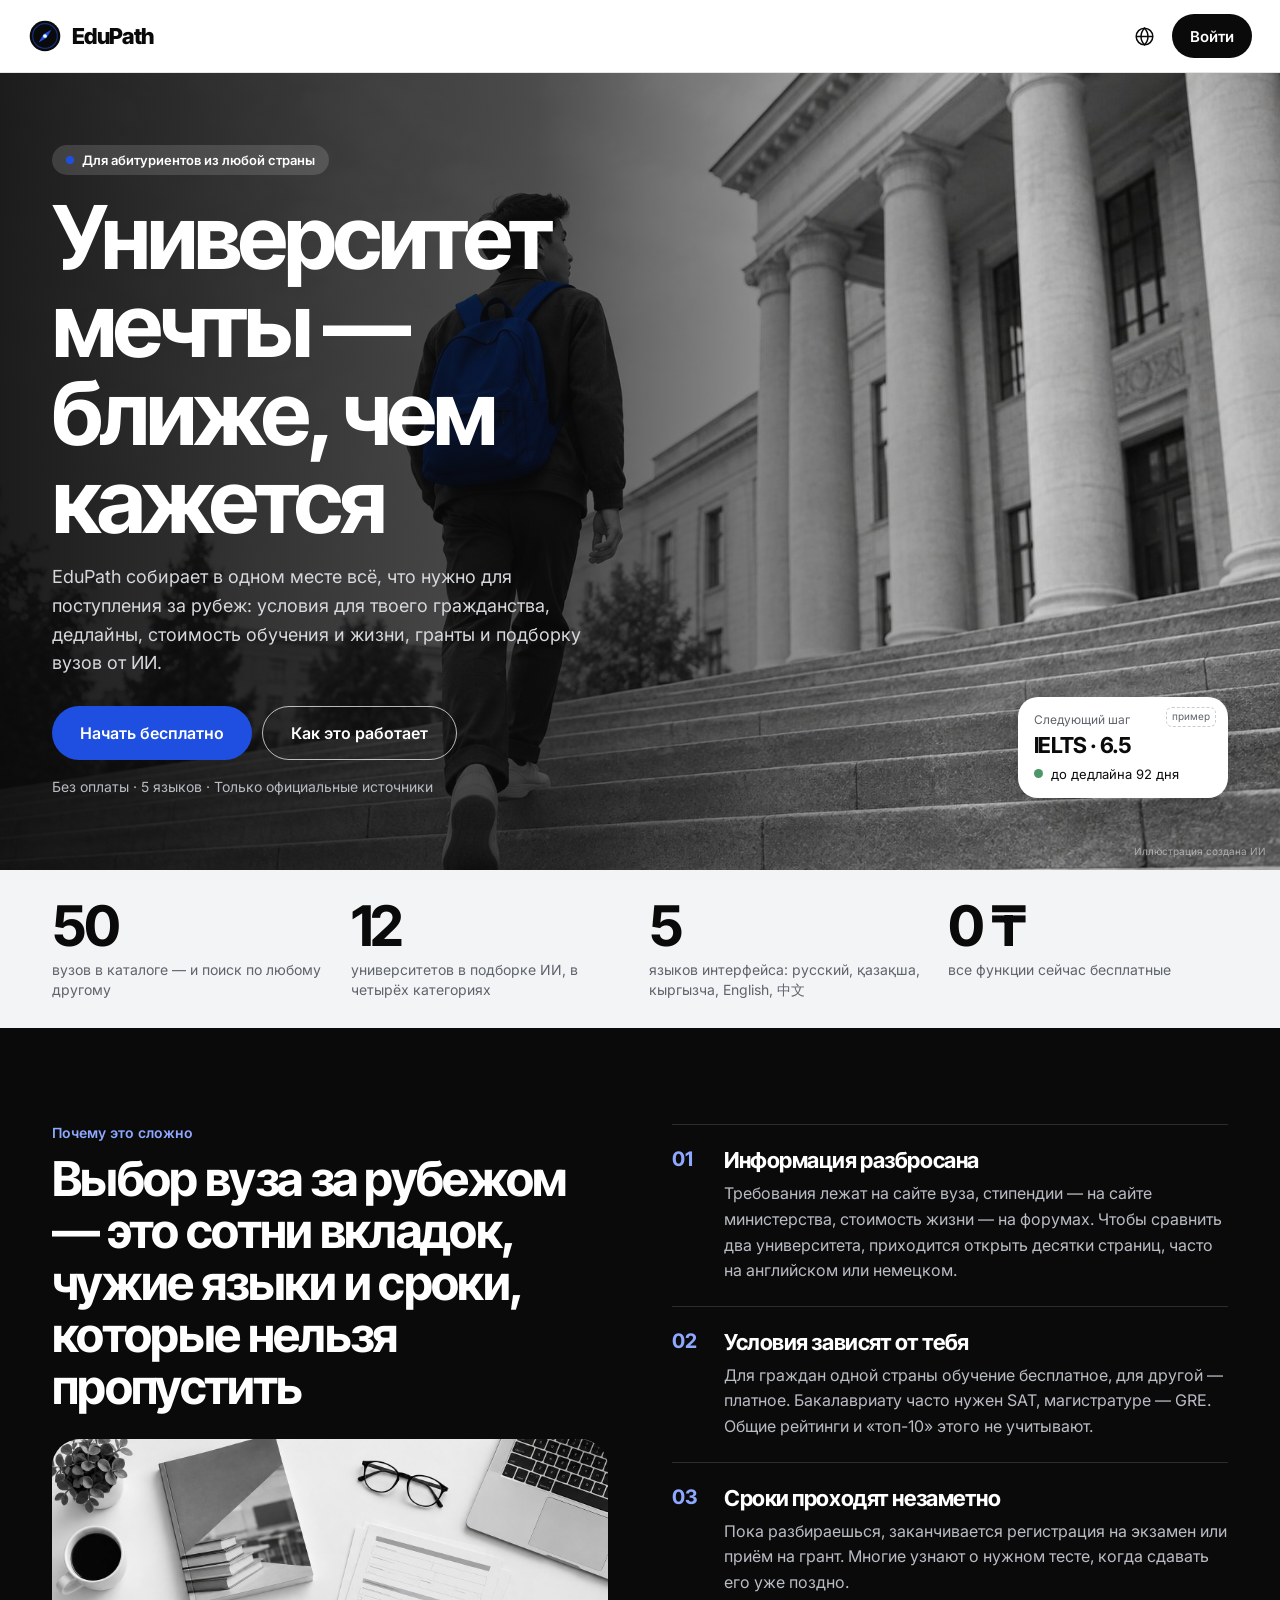
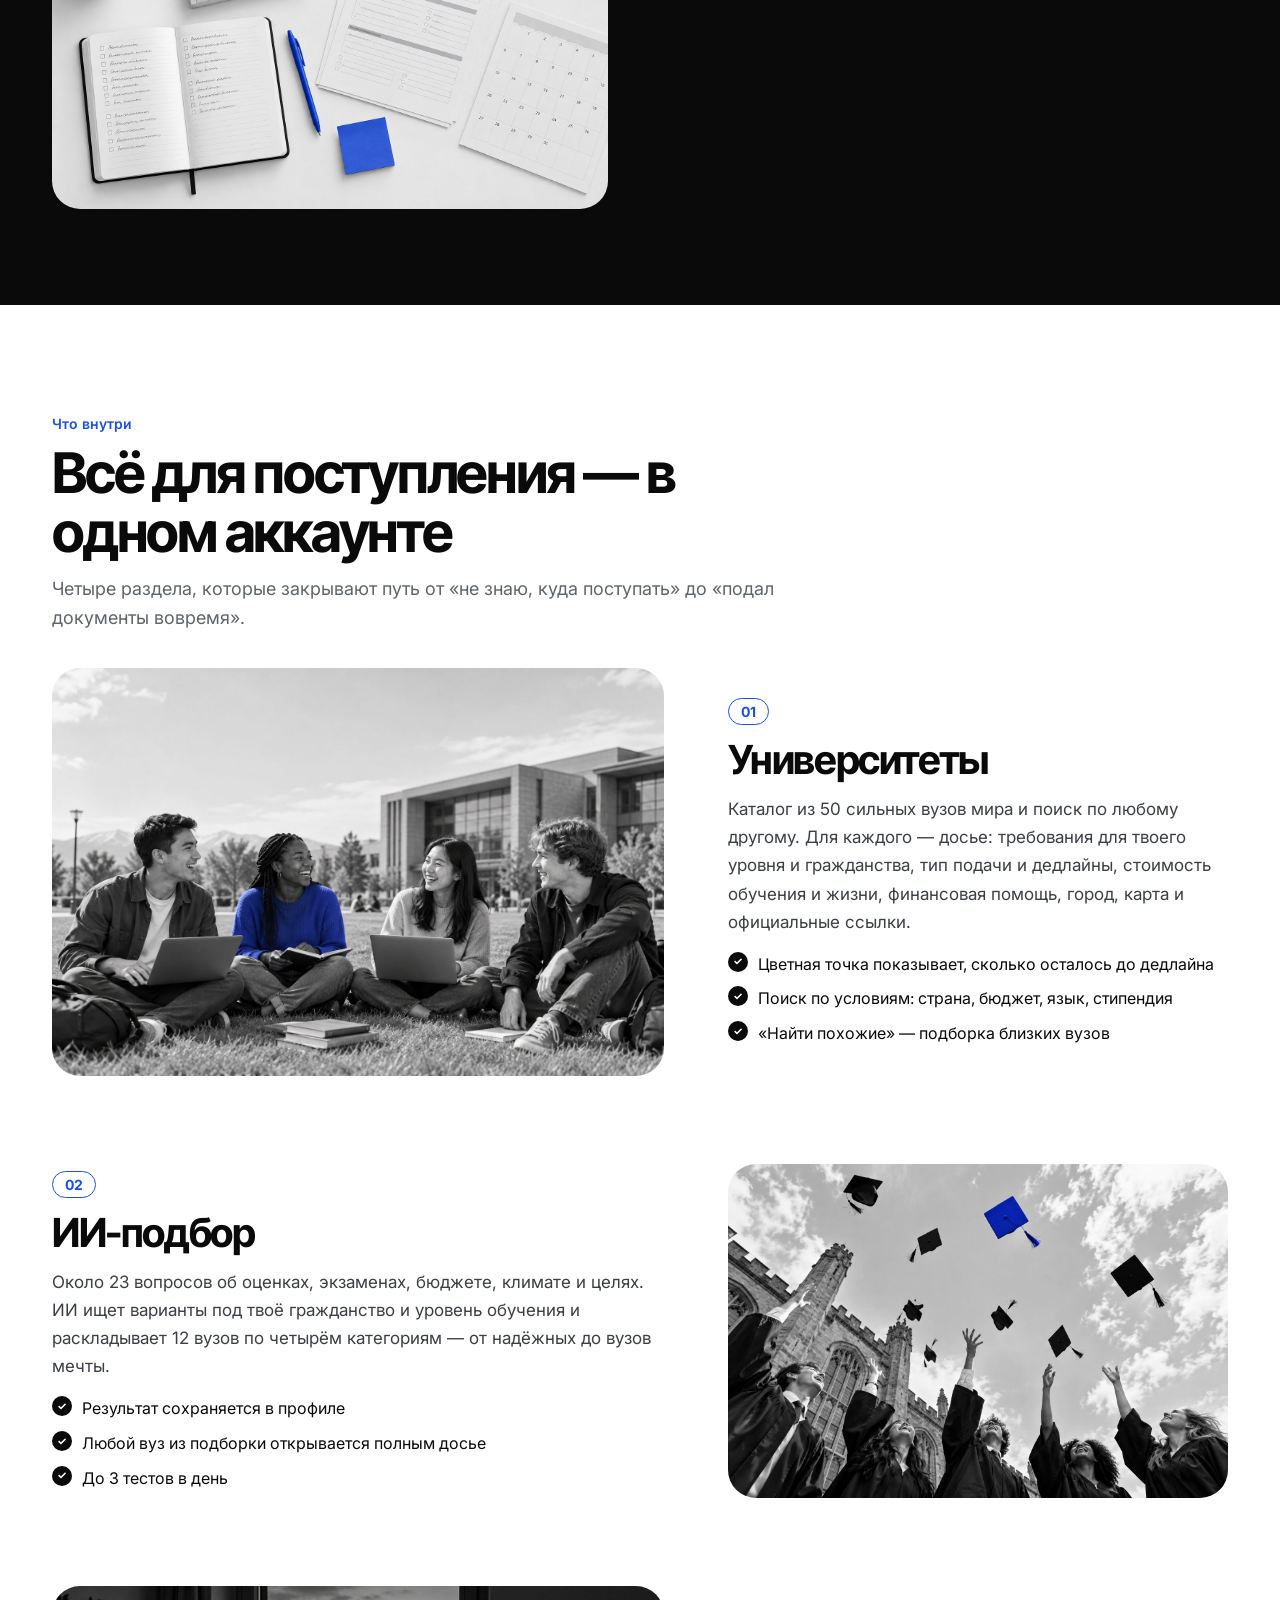
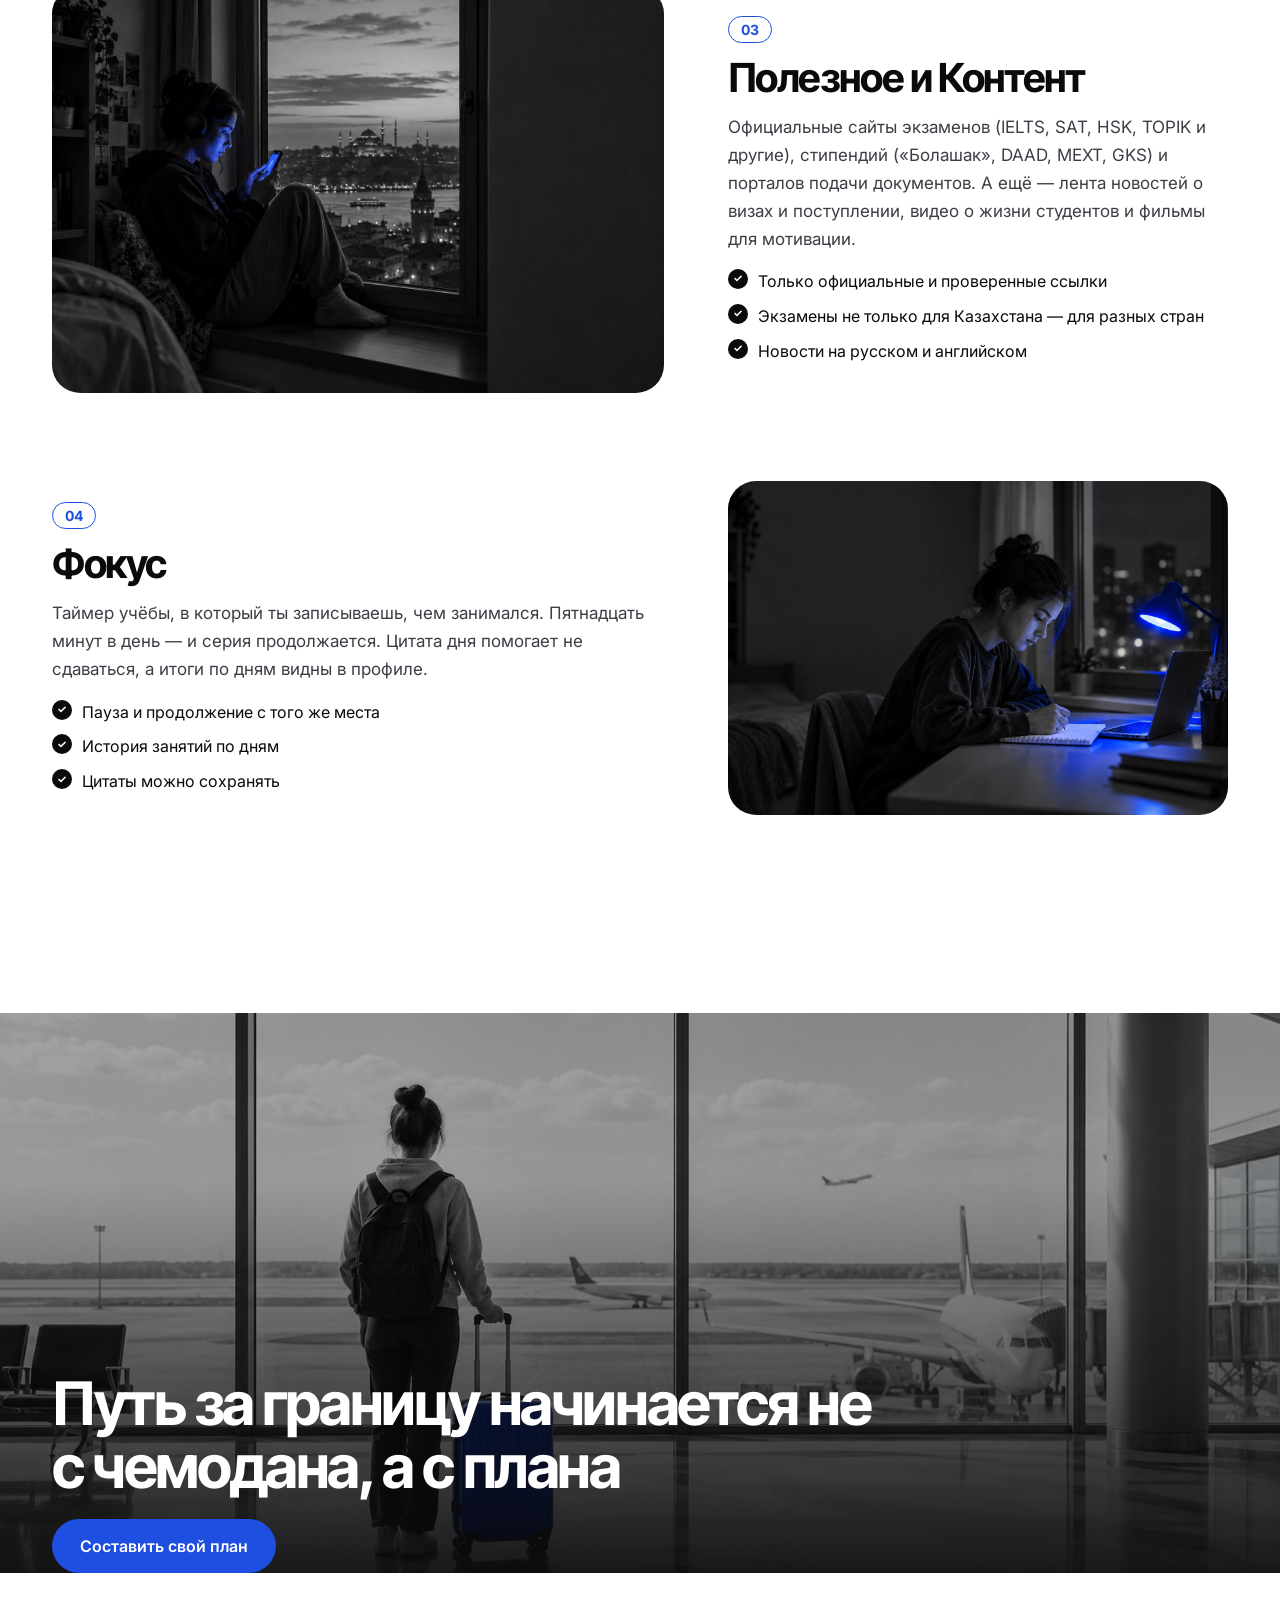
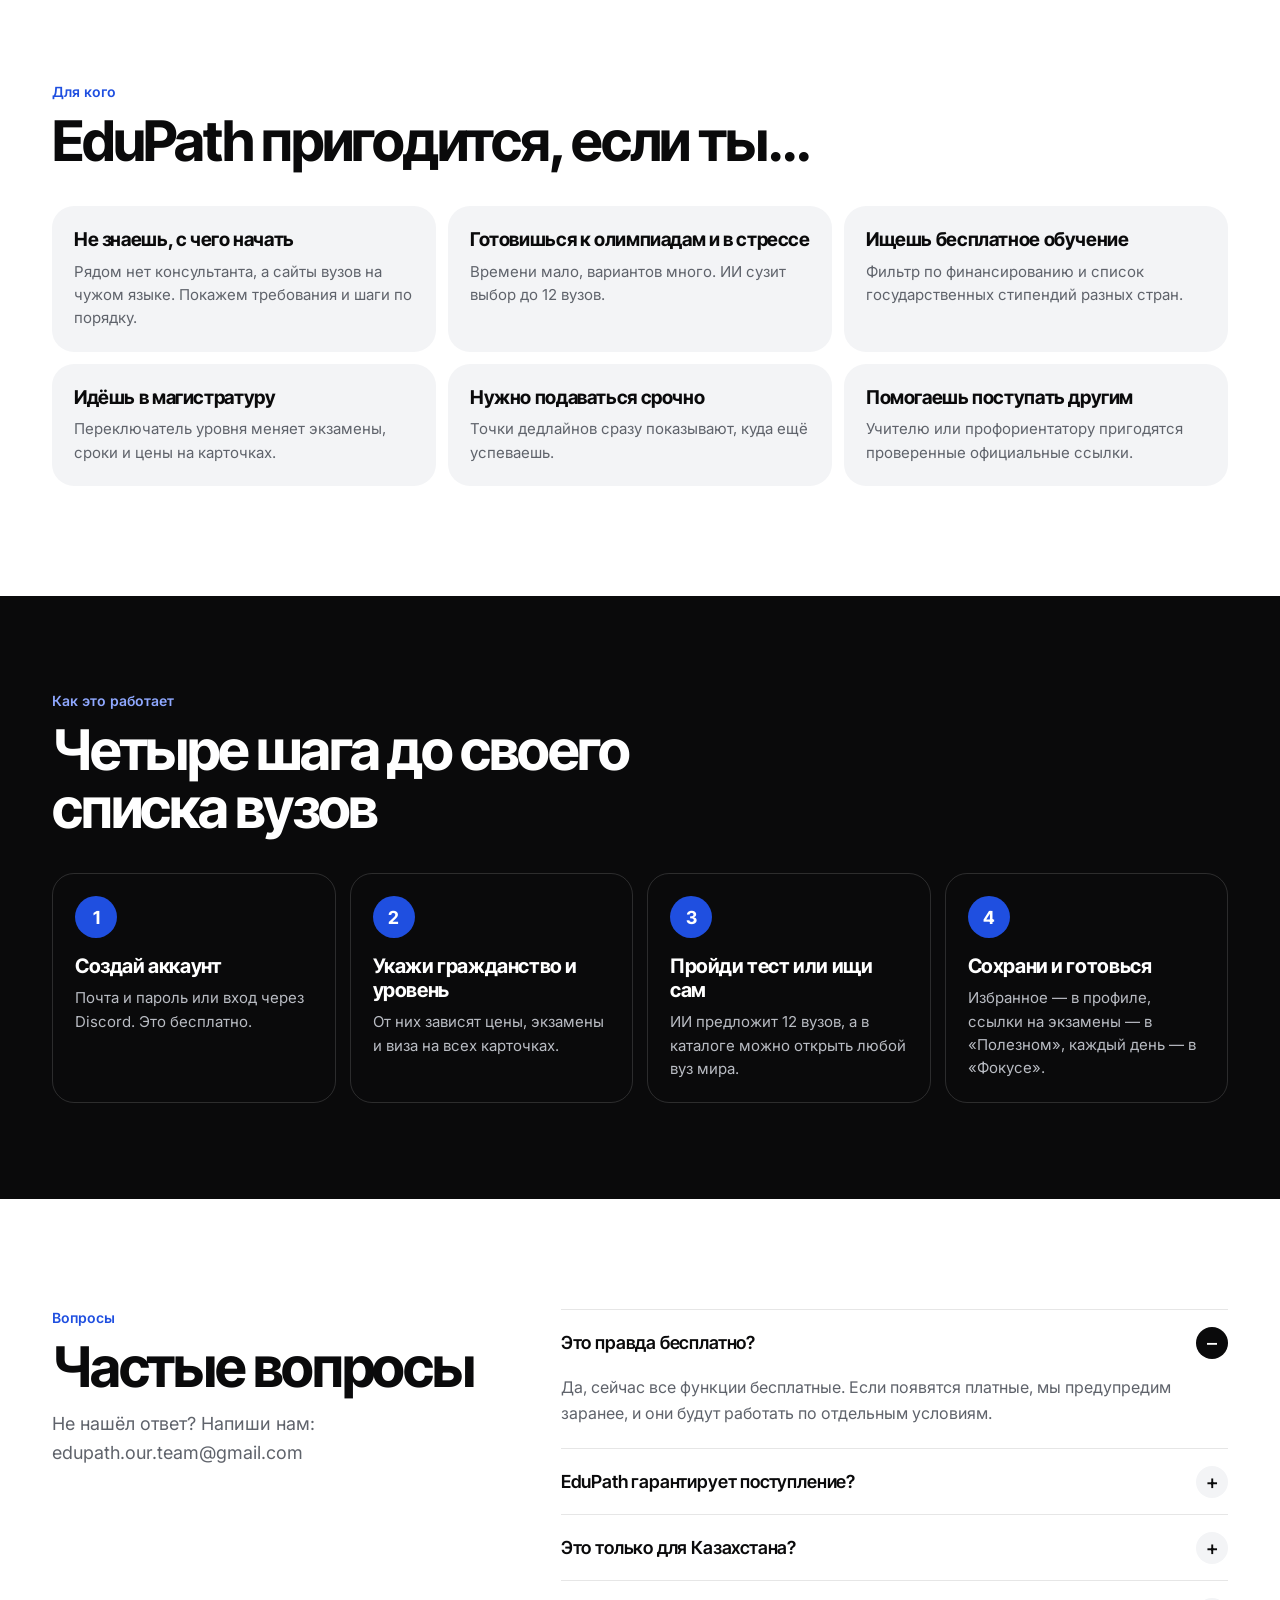
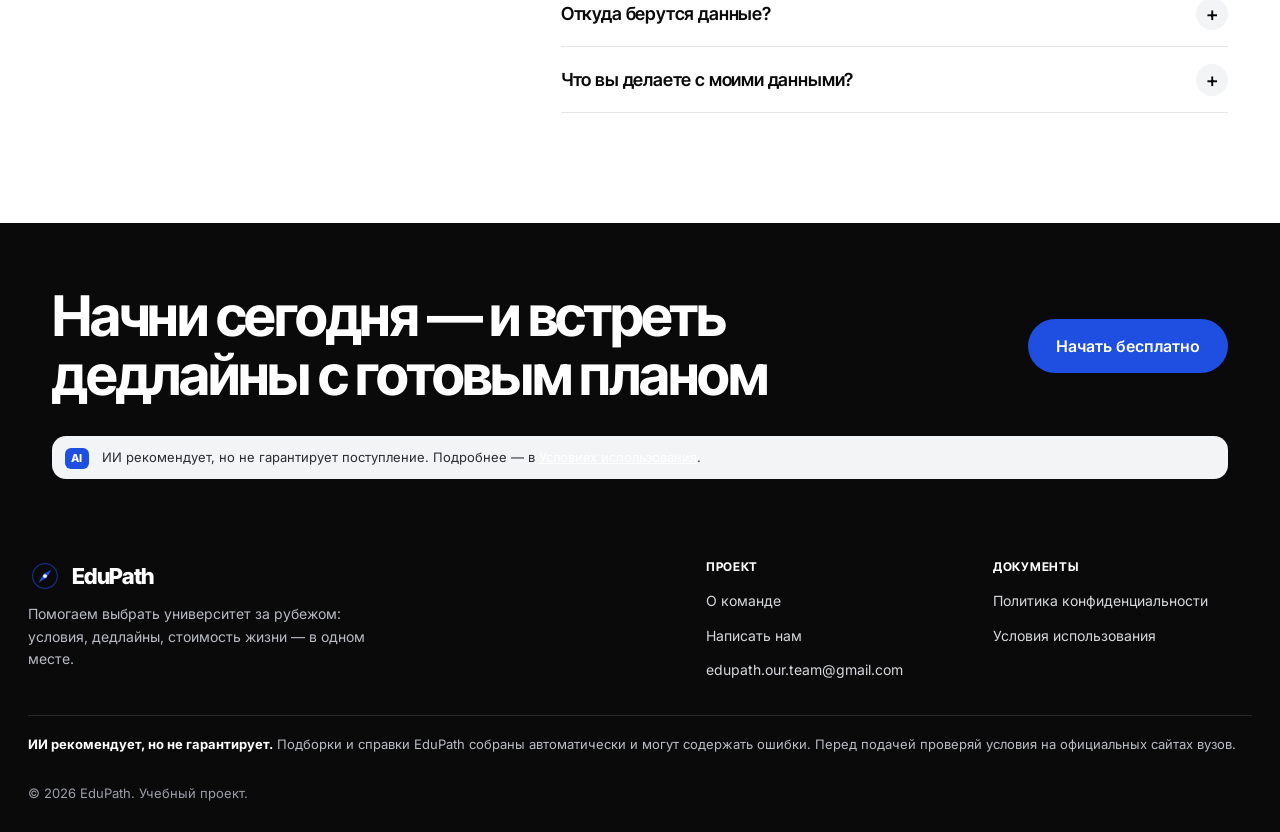
<file: focus.html>
<!DOCTYPE html>
<html lang="ru">
<head>
<script>/* Внутренние страницы только для вошедших: без входа — на лендинг */try{if(!localStorage.getItem("edupath_token")){location.replace("index.html");}}catch(e){}</script>
<meta charset="UTF-8">
<meta name="viewport" content="width=device-width, initial-scale=1.0">
<meta name="theme-color" content="#FFFFFF">
<title>EduPath — Фокус</title>
<meta name="description" content="Таймер учёбы EduPath: пауза, продолжение, итоги по дням, серия дней и цитата дня.">
<link rel="preconnect" href="https://fonts.googleapis.com">
<link rel="preconnect" href="https://fonts.gstatic.com" crossorigin>
<link href="https://fonts.googleapis.com/css2?family=Inter+Tight:wght@500;600;700;800&family=Inter:wght@400;500;600;700&display=swap" rel="stylesheet">
<style>
  :root{
    --cream:#FFFFFF; --cream-deep:#F3F4F6; --paper:#FFFFFF;
    --espresso:#0A0A0B; --bark:#0A0A0B; --clay:#1F4FE0;
    --caramel:#1F4FE0; --sand:#D9DBE0;
    --text-main:#0A0A0B; --text-muted:#5F636B;
    --line:rgba(10,10,11,0.14);
    --shadow:0 16px 42px rgba(10,10,11,.09);
    --ok:#2f6b43; --ok-bg:#dcebdf;
    --ease:cubic-bezier(0.22, 1, 0.36, 1);
  }
  *{ box-sizing:border-box; margin:0; padding:0; }
  html{ scroll-behavior:smooth; }
  body{ font-family:'Inter', sans-serif; background:var(--cream); color:var(--text-main); line-height:1.5; -webkit-font-smoothing:antialiased; overflow-x:hidden; }
  h1,h2,h3{ font-family:'Inter Tight', serif; letter-spacing:-.02em; }
  a{ text-decoration:none; color:inherit; }
  button,input{ font:inherit; }
  button{ cursor:pointer; border:none; background:none; appearance:none; }
  .wrap{ max-width:1200px; margin:0 auto; padding:0 64px; }

  /* Шапка — как на остальных страницах */
  header{ background:var(--paper); border-bottom:1px solid var(--line); position:relative; z-index:5; }
  nav.wrap{ display:flex; align-items:center; justify-content:space-between; height:84px; position:relative; }
  .logo{ display:flex; align-items:center; gap:12px; font-family:'Inter Tight', serif; font-weight:600; font-size:26px; color:var(--espresso); }
  .logo svg{ width:38px; height:38px; flex-shrink:0; transition:transform .6s var(--ease); }
  .logo:hover svg{ transform:rotate(90deg); }
  .nav-links{ display:flex; align-items:center; gap:8px; }
  .nav-links a{ font-size:15px; color:var(--text-muted); padding:10px 18px; border-radius:8px; transition:background .15s, color .15s; }
  .nav-links a:hover{ color:var(--espresso); background:var(--cream-deep); }
  .nav-links a.active{ background:var(--espresso); color:var(--paper); }
  .nav-right{ display:flex; align-items:center; gap:14px; }
  .icon-btn{ width:38px; height:38px; display:flex; align-items:center; justify-content:center; color:var(--text-muted); border-radius:50%; transition:background .15s, color .15s; }
  .icon-btn:hover{ background:var(--cream-deep); color:var(--espresso); }
  .lang-dropdown{ position:relative; }
  .lang-menu{ position:absolute; top:calc(100% + 10px); right:0; background:var(--paper); border:1px solid var(--line); border-radius:12px; padding:6px; min-width:150px; box-shadow:0 16px 32px -14px rgba(10,10,11,0.3); opacity:0; visibility:hidden; transform:translateY(-6px); transition:opacity .15s, transform .15s, visibility .15s; z-index:30; }
  .lang-menu.open{ opacity:1; visibility:visible; transform:translateY(0); }
  .lang-option{ display:block; width:100%; text-align:left; padding:10px 12px; font-size:14px; color:var(--text-muted); border-radius:8px; }
  .lang-option:hover{ background:var(--cream-deep); color:var(--espresso); }
  .lang-option.active{ background:var(--cream-deep); color:var(--espresso); font-weight:600; }

  /* Hero */
  .fc-hero{ padding-top:44px; padding-bottom:22px; }
  .eyebrow{ color:var(--clay); font-size:11px; font-weight:700; letter-spacing:.13em; text-transform:uppercase; margin-bottom:12px; }
  .fc-hero h1{ font-size:clamp(34px,4.5vw,54px); font-weight:600; line-height:1.1; margin-bottom:10px; }
  .fc-hero p{ color:var(--text-muted); max-width:680px; }

  main{ padding-bottom:80px; }
  .fc-grid{ display:grid; grid-template-columns:minmax(0,1.35fr) minmax(0,1fr); gap:18px; align-items:start; }
  .fc-side{ display:flex; flex-direction:column; gap:18px; }
  .card{ background:var(--paper); border:1px solid var(--line); border-radius:22px; padding:26px; }
  .card-title{ font-family:'Inter Tight',serif; font-size:20px; font-weight:600; margin-bottom:14px; display:flex; align-items:center; justify-content:space-between; gap:10px; }

  /* Таймер */
  .timer-card{ padding:30px; }
  .fc-label-row label{ display:block; font-size:12px; font-weight:600; color:var(--bark); margin-bottom:7px; letter-spacing:.02em; }
  .fc-input{ width:100%; padding:13px 15px; border:1px solid var(--line); border-radius:12px; background:#FFFFFF; color:var(--espresso); outline:none; font-size:16px; }
  .fc-input:focus{ border-color:var(--clay); box-shadow:0 0 0 3px rgba(31,79,224,.12); }
  .fc-input.invalid{ border-color:#B84A3A; box-shadow:0 0 0 3px rgba(184,74,58,.12); }
  .fc-chips{ display:flex; flex-wrap:wrap; gap:6px; margin-top:9px; min-height:4px; }
  .fc-chip{ font-size:12px; padding:5px 11px; border-radius:999px; border:1px solid var(--line); color:var(--bark); background:var(--cream); transition:background .15s, border-color .15s; }
  .fc-chip:hover{ background:var(--cream-deep); border-color:var(--sand); }
  .fc-display{ font-family:'Inter Tight',serif; font-variant-numeric:tabular-nums; font-feature-settings:"tnum"; font-size:clamp(58px, 9vw, 104px); font-weight:600; line-height:1; text-align:center; color:var(--espresso); margin:30px 0 8px; letter-spacing:-.02em; }
  .fc-display.paused{ color:var(--clay); }
  .fc-state{ text-align:center; font-size:13px; color:var(--text-muted); min-height:20px; display:flex; align-items:center; justify-content:center; gap:7px; }
  .fc-dot{ width:8px; height:8px; border-radius:50%; background:var(--sand); }
  .fc-state.running .fc-dot{ background:#3f8a55; animation:blink 1.4s infinite; }
  .fc-state.paused .fc-dot{ background:var(--caramel); }
  @keyframes blink{ 50%{ opacity:.3; } }
  .fc-buttons{ display:flex; gap:10px; justify-content:center; flex-wrap:wrap; margin-top:24px; }
  .btn{ display:inline-flex; align-items:center; justify-content:center; gap:8px; padding:14px 26px; border-radius:14px; font-size:15px; font-weight:600; transition:background .15s, transform .15s, box-shadow .15s, color .15s; min-width:150px; }
  .btn:active{ transform:scale(.98); }
  .btn svg{ width:18px; height:18px; flex:none; }
  .btn-main{ background:var(--espresso); color:var(--paper); }
  .btn-main:hover{ background:var(--bark); }
  .btn-save{ background:var(--clay); color:var(--paper); }
  .btn-save:hover{ background:var(--bark); }
  .btn-ghost{ background:transparent; color:var(--bark); border:1px solid var(--line); }
  .btn-ghost:hover{ background:var(--cream-deep); }
  .btn[disabled]{ opacity:.45; cursor:not-allowed; }
  .fc-reset-row{ text-align:center; margin-top:14px; font-size:13px; color:var(--text-muted); min-height:22px; }
  .linkish{ color:var(--text-muted); text-decoration:underline; text-underline-offset:3px; font-size:13px; }
  .linkish:hover{ color:var(--espresso); }
  .linkish.danger{ color:#B84A3A; font-weight:600; }
  .fc-autosave{ display:flex; gap:9px; align-items:flex-start; margin-top:18px; font-size:12.5px; color:var(--bark); background:var(--cream); border-radius:12px; padding:10px 12px; line-height:1.45; }
  .fc-autosave svg{ width:16px; height:16px; flex:none; margin-top:1px; color:var(--clay); }
  .fc-autosave[hidden]{ display:none; }

  /* Цитата дня */
  .quote-card{ position:relative; background:var(--espresso); color:var(--paper); border-color:var(--espresso); overflow:hidden; }
  .quote-card .eyebrow{ color:var(--caramel); margin-bottom:14px; }
  .quote-text{ font-family:'Inter Tight',serif; font-size:clamp(20px,2.1vw,25px); line-height:1.32; font-weight:500; letter-spacing:-.01em; }
  .quote-text::before{ content:"«"; color:var(--caramel); margin-right:2px; }
  .quote-text::after{ content:"»"; color:var(--caramel); margin-left:2px; }
  html[lang="en"] .quote-text::before, html[lang="zh"] .quote-text::before{ content:"“"; }
  html[lang="en"] .quote-text::after, html[lang="zh"] .quote-text::after{ content:"”"; }
  .quote-foot{ display:flex; align-items:center; justify-content:space-between; gap:12px; margin-top:18px; }
  .quote-author{ font-size:14px; color:var(--sand); }
  .quote-author::before{ content:"— "; }
  .quill{ width:44px; height:44px; flex:none; border-radius:50%; display:grid; place-items:center; color:var(--sand); border:1px solid rgba(217,219,224,.35); transition:background .2s, color .2s, transform .2s, border-color .2s; }
  .quill:hover{ background:rgba(217,219,224,.14); color:var(--paper); }
  .quill:active{ transform:scale(.92); }
  .quill svg{ width:22px; height:22px; }
  .quill .q-fill{ fill:transparent; transition:fill .2s; }
  .quill[aria-pressed="true"]{ color:var(--espresso); background:var(--caramel); border-color:var(--caramel); }
  .quill[aria-pressed="true"] .q-fill{ fill:currentColor; }
  .quill.pop{ animation:pop .35s var(--ease); }
  @keyframes pop{ 40%{ transform:scale(1.18) rotate(-8deg); } }
  .quote-sub{ margin-top:14px; font-size:12px; color:rgba(255,255,255,.6); display:flex; justify-content:space-between; gap:10px; flex-wrap:wrap; }
  .quote-sub a{ color:var(--sand); text-decoration:underline; text-underline-offset:3px; }

  /* Статистика */
  .streak{ display:flex; align-items:center; gap:14px; }
  .streak-num{ font-family:'Inter Tight',serif; font-size:46px; font-weight:600; line-height:1; color:var(--espresso); }
  .streak-label{ font-size:13px; color:var(--text-muted); line-height:1.35; }
  .streak-best{ font-size:12px; color:var(--text-muted); margin-top:2px; }
  .goal{ margin-top:16px; }
  .goal-bar{ height:8px; border-radius:99px; background:var(--cream-deep); overflow:hidden; }
  .goal-bar i{ display:block; height:100%; width:0; background:var(--clay); border-radius:99px; transition:width .6s var(--ease); }
  .goal-bar.done i{ background:var(--ok); }
  .goal-text{ font-size:12.5px; color:var(--bark); margin-top:7px; }
  .week{ display:grid; grid-template-columns:repeat(7,1fr); gap:8px; align-items:end; height:120px; margin-top:20px; }
  .wk{ display:flex; flex-direction:column; align-items:center; gap:6px; height:100%; justify-content:flex-end; }
  .wk-bar{ width:100%; max-width:30px; border-radius:7px 7px 3px 3px; background:var(--sand); min-height:3px; transition:height .6s var(--ease); position:relative; }
  .wk-bar.good{ background:var(--clay); }
  .wk.today .wk-bar{ outline:2px solid var(--espresso); outline-offset:2px; }
  .wk-day{ font-size:11px; color:var(--text-muted); text-transform:capitalize; }
  .wk.today .wk-day{ color:var(--espresso); font-weight:700; }
  .week-legend{ font-size:11.5px; color:var(--text-muted); margin-top:10px; }

  /* Сегодня */
  .today-section{ margin-top:18px; }
  .today-list{ display:flex; flex-direction:column; gap:8px; }
  .today-item{ display:flex; align-items:center; justify-content:space-between; gap:12px; padding:13px 16px; background:var(--cream); border-radius:12px; font-size:15px; }
  .today-item b{ font-weight:600; color:var(--espresso); }
  .today-item .dur{ font-family:'Inter Tight',serif; font-weight:600; white-space:nowrap; color:var(--bark); }
  .today-item .cnt{ font-size:12px; color:var(--text-muted); margin-left:6px; }
  .today-item.pending{ background:transparent; border:1px dashed var(--sand); }
  .pending-tag{ font-size:11px; color:var(--clay); margin-left:6px; }
  .today-total{ font-size:14px; color:var(--text-muted); }
  .muted-box{ padding:18px; text-align:center; color:var(--text-muted); font-size:14px; background:rgba(243,244,246,.35); border-radius:12px; }
  .muted-box a{ color:var(--clay); text-decoration:underline; }

  /* Всплывающее предупреждение снизу */
  .fc-toast{ position:fixed; left:50%; bottom:24px; transform:translate(-50%, 30px); opacity:0; pointer-events:none; z-index:9000; width:min(560px, calc(100vw - 28px)); background:var(--espresso); color:var(--paper); border-radius:16px; padding:14px 14px 14px 18px; display:flex; align-items:flex-start; gap:12px; box-shadow:0 20px 40px -16px rgba(10,10,11,.55); transition:opacity .25s var(--ease), transform .3s var(--ease); font-size:14px; line-height:1.45; }
  .fc-toast.show{ opacity:1; transform:translate(-50%, 0); pointer-events:auto; }
  .fc-toast.ok{ background:#24402c; }
  .fc-toast.err{ background:#8b3a30; }
  .fc-toast .ti{ flex:none; width:20px; height:20px; margin-top:1px; color:var(--caramel); }
  .fc-toast.ok .ti{ color:#9fd3ad; }
  .fc-toast .tt{ flex:1; }
  .fc-toast .tt b{ display:block; font-weight:600; margin-bottom:1px; }
  .fc-toast .tx{ flex:none; width:28px; height:28px; border-radius:50%; color:var(--sand); display:grid; place-items:center; }
  .fc-toast .tx:hover{ background:rgba(255,255,255,.08); color:var(--paper); }

  footer{ text-align:center; padding:26px; font-size:13px; color:var(--text-muted); border-top:1px solid var(--line); }

  @media (max-width:980px){
    .fc-grid{ grid-template-columns:1fr; }
  }
  @media (max-width:900px){
    .wrap{ padding:0 22px; }
    .nav-links{ display:none !important; }
  }
  @media (max-width:520px){
    .card, .timer-card{ padding:20px; border-radius:18px; }
    .fc-hero{ padding-top:28px; }
    .btn{ min-width:0; flex:1 1 140px; padding:14px 16px; }
    .fc-display{ margin-top:22px; }
  }
  @media (prefers-reduced-motion:reduce){ *{ transition:none !important; animation:none !important; } }
</style>
<link rel="stylesheet" href="edupath.css?v=3">
<link rel="stylesheet" href="edupath-d.css?v=2">
</head>
<body>

<header class="ep-header" id="siteHeader" data-variant="app"></header>
<script src="layout.js?v=5"></script>
<script src="edupath-d.js?v=3"></script>

<section class="fc-hero wrap">
  <div class="eyebrow" data-f="eyebrow">EduPath · Фокус</div>
  <h1 data-f="title">Фокус</h1>
  <p data-f="sub">Запусти таймер, напиши, что учишь, и сохрани результат. Все итоги по дням появятся в профиле.</p>
</section>

<main class="wrap">
  <div class="fc-grid">
    <!-- Таймер -->
    <section class="card timer-card" aria-labelledby="timerTitle">
      <h2 class="card-title" id="timerTitle"><span data-f="timerTitle">Таймер учёбы</span></h2>
      <div class="fc-label-row">
        <label for="fcLabel" data-f="labelQ">Что учишь?</label>
        <input id="fcLabel" class="fc-input" type="text" maxlength="60" autocomplete="off" placeholder="Например: китайский, SAT, эссе">
        <div class="fc-chips" id="fcChips"></div>
      </div>

      <div class="fc-display" id="fcDisplay" aria-live="off">00:00:00</div>
      <div class="fc-state" id="fcState"><span class="fc-dot"></span><span id="fcStateText"></span></div>

      <div class="fc-buttons" id="fcButtons"></div>
      <div class="fc-reset-row" id="fcResetRow"></div>

      <div class="fc-autosave" id="fcAutosave" hidden>
        <svg viewBox="0 0 24 24" fill="none" stroke="currentColor" stroke-width="2"><path d="M19 21H5a2 2 0 01-2-2V5a2 2 0 012-2h11l5 5v11a2 2 0 01-2 2z"/><path d="M17 21v-8H7v8M7 3v5h8"/></svg>
        <span data-f="autosave">Незаконченный таймер сохраняется автоматически: можно закрыть страницу и вернуться позже.</span>
      </div>
    </section>

    <div class="fc-side">
      <!-- Цитата дня -->
      <section class="card quote-card" aria-labelledby="quoteEyebrow">
        <div class="eyebrow" id="quoteEyebrow" data-f="quoteOfDay">Цитата дня</div>
        <p class="quote-text" id="quoteText">…</p>
        <div class="quote-foot">
          <span class="quote-author" id="quoteAuthor"></span>
          <button type="button" class="quill" id="quoteSave" aria-pressed="false" title="Сохранить цитату" aria-label="Сохранить цитату">
            <svg viewBox="0 0 24 24" fill="none" stroke="currentColor" stroke-width="1.7" stroke-linecap="round" stroke-linejoin="round" aria-hidden="true">
              <path class="q-fill" d="M20.2 3.8c-5.6.4-10.6 3.6-13 8.6-.9 1.9-1.4 3.9-1.5 6l3.1-.5c2.2-.3 4.2-1.3 5.8-2.8l-2.4-.6 3.4-1.4c1.9-1.3 3.4-3.1 4.2-5.3.4-1.3.6-2.6.4-4z"/>
              <path d="M20.2 3.8c-5.6.4-10.6 3.6-13 8.6-.9 1.9-1.4 3.9-1.5 6l3.1-.5c2.2-.3 4.2-1.3 5.8-2.8l-2.4-.6 3.4-1.4c1.9-1.3 3.4-3.1 4.2-5.3.4-1.3.6-2.6.4-4z"/>
              <path d="M16 8 4 20"/>
            </svg>
          </button>
        </div>
        <div class="quote-sub"><span data-f="quoteNext">Новая цитата — каждый день</span><a href="profile.html#savedQuotes" data-f="quoteSavedLink">Мои цитаты →</a></div>
      </section>

      <!-- Серия и неделя -->
      <section class="card" aria-labelledby="statsTitle">
        <h2 class="card-title" id="statsTitle"><span data-f="statsTitle">Серия дней</span></h2>
        <div class="streak">
          <div class="streak-num" id="streakNum">0</div>
          <div>
            <div class="streak-label" id="streakLabel"></div>
            <div class="streak-best" id="streakBest"></div>
          </div>
        </div>
        <div class="goal">
          <div class="goal-bar" id="goalBar"><i></i></div>
          <div class="goal-text" id="goalText"></div>
        </div>
        <div class="week" id="week"></div>
        <div class="week-legend" data-f="weekLegend">Последние 7 дней. Тёмные столбики — дни, которые идут в серию (15+ минут).</div>
      </section>
    </div>
  </div>

  <!-- Сегодня -->
  <section class="card today-section" aria-labelledby="todayTitle">
    <h2 class="card-title" id="todayTitle"><span data-f="todayTitle">Сегодня</span><span class="today-total" id="todayTotal"></span></h2>
    <div class="today-list" id="todayList"><div class="muted-box" data-f="loading">Загружаем…</div></div>
  </section>
</main>

<div class="fc-toast" id="fcToast" role="status" aria-live="polite">
  <svg class="ti" viewBox="0 0 24 24" fill="none" stroke="currentColor" stroke-width="2"><circle cx="12" cy="12" r="9.5"/><path d="M12 7v6M12 16.5v.5"/></svg>
  <div class="tt" id="fcToastText"></div>
  <button type="button" class="tx" id="fcToastClose" aria-label="Закрыть">
    <svg viewBox="0 0 24 24" width="16" height="16" fill="none" stroke="currentColor" stroke-width="2"><path d="M18 6L6 18M6 6l12 12"/></svg>
  </button>
</div>


<script src="i18n.js?v=9"></script>
<script src="auth.js"></script>
<script>
(function () {
  "use strict";

  // ============================================================
  // ТЕКСТЫ СТРАНИЦЫ НА 5 ЯЗЫКАХ (общее меню переводит i18n.js)
  // ============================================================
  const UI = {
    ru: { eyebrow: "EduPath · Фокус", title: "Фокус", sub: "Запусти таймер, напиши, что учишь, и сохрани результат. Все итоги по дням появятся в профиле.",
      timerTitle: "Таймер учёбы", labelQ: "Что учишь?", placeholder: "Например: китайский, SAT, эссе",
      start: "Старт", pause: "Пауза", resume: "Продолжить", save: "Сохранить результат", reset: "Сбросить таймер", resetQ: "Сбросить без сохранения?", yes: "Да, сбросить", no: "Нет",
      stIdle: "Готов к старту", stRun: "Идёт учёба", stPause: "На паузе — можно отдохнуть и продолжить",
      autosave: "Незаконченный таймер сохраняется автоматически: можно закрыть страницу и вернуться позже.",
      tPauseB: "Таймер на паузе", tPause: "Незаконченный таймер сохраняется автоматически. Отдохни и нажми «Продолжить» — время продолжится с того же места.",
      tRestoredB: "Таймер восстановлен", tRestored: "{t} · {l}. Нажми «Продолжить» или «Сохранить результат».", tRestoredRun: "{t} · {l}. Таймер шёл, пока тебя не было.",
      tNeedLabel: "Напиши, что ты учишь, — так результат будет понятен в профиле.", tTooShort: "Меньше минуты не сохраняется. Позанимайся ещё немного 🙂",
      tSavedB: "Сохранено", tSaved: "{d} — {l}", tQueued: "Сервер просыпается — результат сохранится автоматически, как только он ответит.",
      tError: "Не удалось сохранить: {e}", tCap: "Один таймер — максимум 12 часов. Таймер поставлен на паузу, сохрани результат.",
      quoteOfDay: "Цитата дня", quoteNext: "Новая цитата — каждый день", quoteSavedLink: "Мои цитаты →",
      qSave: "Сохранить цитату", qSaved: "Цитата сохранена — она в профиле", qRemoved: "Цитата убрана из сохранённых", qSavedTitle: "Сохранено в профиле",
      statsTitle: "Серия дней", streakDays: ["день подряд", "дня подряд", "дней подряд"], streakZero: "Начни серию: 15 минут учёбы сегодня",
      best: "Рекорд: {n}", goalLeft: "До серии сегодня: ещё {d}", goalDone: "Сегодня в серии ✓ — всего {d}",
      weekLegend: "Последние 7 дней. Тёмные столбики — дни, которые идут в серию (15+ минут).",
      todayTitle: "Сегодня", todayTotal: "всего {d}", todayEmpty: "Сегодня пока ничего не сохранено. Запусти таймер — результат появится здесь и в <a href=\"profile.html#studyLog\">профиле</a>.",
      pending: "ждёт отправки", times: "×{n}", loading: "Загружаем…", loadErr: "Не удалось загрузить итоги. Сервер просыпается — обнови страницу через полминуты.",
      h: "ч", m: "мин", s: "сек", tabRun: "⏱ {t} · Фокус", tabPause: "⏸ {t} · Фокус", pageTitle: "EduPath — Фокус" },
    en: { eyebrow: "EduPath · Focus", title: "Focus", sub: "Start the timer, write what you're studying and save the result. Your daily totals will appear in your profile.",
      timerTitle: "Study timer", labelQ: "What are you studying?", placeholder: "For example: Chinese, SAT, essay",
      start: "Start", pause: "Pause", resume: "Resume", save: "Save result", reset: "Reset timer", resetQ: "Reset without saving?", yes: "Yes, reset", no: "No",
      stIdle: "Ready to start", stRun: "Studying", stPause: "Paused — take a break and resume",
      autosave: "An unfinished timer is saved automatically: you can close the page and come back later.",
      tPauseB: "Timer paused", tPause: "An unfinished timer is saved automatically. Take a break and press “Resume” — the time will continue from the same point.",
      tRestoredB: "Timer restored", tRestored: "{t} · {l}. Press “Resume” or “Save result”.", tRestoredRun: "{t} · {l}. The timer kept running while you were away.",
      tNeedLabel: "Write what you're studying so the result makes sense in your profile.", tTooShort: "Less than a minute isn't saved. Study a little more 🙂",
      tSavedB: "Saved", tSaved: "{d} — {l}", tQueued: "The server is waking up — the result will be saved automatically as soon as it responds.",
      tError: "Couldn't save: {e}", tCap: "One timer can run for up to 12 hours. The timer is paused — save your result.",
      quoteOfDay: "Quote of the day", quoteNext: "A new quote every day", quoteSavedLink: "My quotes →",
      qSave: "Save quote", qSaved: "Quote saved — it's in your profile", qRemoved: "Quote removed from saved", qSavedTitle: "Saved to profile",
      statsTitle: "Day streak", streakDays: ["day in a row", "days in a row", "days in a row"], streakZero: "Start a streak: 15 minutes of study today",
      best: "Best: {n}", goalLeft: "To keep the streak today: {d} more", goalDone: "Today counts ✓ — {d} in total",
      weekLegend: "Last 7 days. Dark bars are days that count toward the streak (15+ minutes).",
      todayTitle: "Today", todayTotal: "{d} total", todayEmpty: "Nothing saved yet today. Start the timer — the result will appear here and in your <a href=\"profile.html#studyLog\">profile</a>.",
      pending: "waiting to send", times: "×{n}", loading: "Loading…", loadErr: "Couldn't load your totals. The server is waking up — refresh in half a minute.",
      h: "h", m: "min", s: "sec", tabRun: "⏱ {t} · Focus", tabPause: "⏸ {t} · Focus", pageTitle: "EduPath — Focus" },
    zh: { eyebrow: "EduPath · 专注", title: "专注", sub: "启动计时器，写下你在学习什么，然后保存结果。每天的学习记录会显示在个人资料中。",
      timerTitle: "学习计时器", labelQ: "你在学什么？", placeholder: "例如：中文、SAT、文书",
      start: "开始", pause: "暂停", resume: "继续", save: "保存结果", reset: "重置计时器", resetQ: "不保存直接重置？", yes: "是，重置", no: "否",
      stIdle: "准备开始", stRun: "正在学习", stPause: "已暂停——休息一下再继续",
      autosave: "未完成的计时会自动保存：你可以关闭页面，稍后再回来。",
      tPauseB: "计时已暂停", tPause: "未完成的计时会自动保存。休息一下，然后点击“继续”——时间会从同一位置接着计。",
      tRestoredB: "计时已恢复", tRestored: "{t} · {l}。点击“继续”或“保存结果”。", tRestoredRun: "{t} · {l}。你离开期间计时器一直在运行。",
      tNeedLabel: "写下你在学什么，这样个人资料中的记录才清楚。", tTooShort: "不足一分钟不会保存。再学一会儿吧 🙂",
      tSavedB: "已保存", tSaved: "{d} — {l}", tQueued: "服务器正在唤醒——它一响应，结果就会自动保存。",
      tError: "保存失败：{e}", tCap: "单次计时最长 12 小时。计时已暂停，请保存结果。",
      quoteOfDay: "每日名言", quoteNext: "每天一句新名言", quoteSavedLink: "我的名言 →",
      qSave: "收藏名言", qSaved: "名言已收藏——可在个人资料中查看", qRemoved: "已取消收藏", qSavedTitle: "已收藏到个人资料",
      statsTitle: "连续天数", streakDays: ["天连续", "天连续", "天连续"], streakZero: "开始连续记录：今天学习 15 分钟",
      best: "最高纪录：{n}", goalLeft: "今天还差 {d} 计入连续天数", goalDone: "今天已计入 ✓ — 共 {d}",
      weekLegend: "最近 7 天。深色柱表示计入连续天数的日子（15 分钟以上）。",
      todayTitle: "今天", todayTotal: "共 {d}", todayEmpty: "今天还没有保存记录。启动计时器——结果会显示在这里和<a href=\"profile.html#studyLog\">个人资料</a>中。",
      pending: "等待发送", times: "×{n}", loading: "加载中…", loadErr: "无法加载记录。服务器正在唤醒——请半分钟后刷新页面。",
      h: "小时", m: "分钟", s: "秒", tabRun: "⏱ {t} · 专注", tabPause: "⏸ {t} · 专注", pageTitle: "EduPath — 专注" },
    kk: { eyebrow: "EduPath · Фокус", title: "Фокус", sub: "Таймерді қос, не оқып жатқаныңды жаз да, нәтижені сақта. Күн бойынша барлық қорытынды профильде шығады.",
      timerTitle: "Оқу таймері", labelQ: "Не оқып жатырсың?", placeholder: "Мысалы: қытай тілі, SAT, эссе",
      start: "Бастау", pause: "Кідірту", resume: "Жалғастыру", save: "Нәтижені сақтау", reset: "Таймерді тастау", resetQ: "Сақтамай тастау керек пе?", yes: "Иә, тастау", no: "Жоқ",
      stIdle: "Бастауға дайын", stRun: "Оқу жүріп жатыр", stPause: "Кідіріс — демалып, жалғастыруға болады",
      autosave: "Аяқталмаған таймер автоматты түрде сақталады: бетті жауып, кейін қайта оралуға болады.",
      tPauseB: "Таймер кідіртілді", tPause: "Аяқталмаған таймер автоматты түрде сақталады. Демал да, «Жалғастыру» бас — уақыт сол жерден жалғасады.",
      tRestoredB: "Таймер қалпына келді", tRestored: "{t} · {l}. «Жалғастыру» немесе «Нәтижені сақтау» бас.", tRestoredRun: "{t} · {l}. Сен жоқта таймер жүріп тұрды.",
      tNeedLabel: "Не оқып жатқаныңды жаз — сонда профильде нәтиже түсінікті болады.", tTooShort: "Бір минуттан аз уақыт сақталмайды. Тағы аздап оқы 🙂",
      tSavedB: "Сақталды", tSaved: "{d} — {l}", tQueued: "Сервер оянып жатыр — ол жауап бере салысымен нәтиже автоматты түрде сақталады.",
      tError: "Сақтау мүмкін болмады: {e}", tCap: "Бір таймер — ең көбі 12 сағат. Таймер кідіртілді, нәтижені сақта.",
      quoteOfDay: "Күн дәйексөзі", quoteNext: "Күн сайын жаңа дәйексөз", quoteSavedLink: "Менің дәйексөздерім →",
      qSave: "Дәйексөзді сақтау", qSaved: "Дәйексөз сақталды — ол профильде", qRemoved: "Дәйексөз сақталғандардан алынды", qSavedTitle: "Профильде сақталды",
      statsTitle: "Күндер сериясы", streakDays: ["күн қатарынан", "күн қатарынан", "күн қатарынан"], streakZero: "Серияны баста: бүгін 15 минут оқы",
      best: "Рекорд: {n}", goalLeft: "Бүгін серияға дейін: тағы {d}", goalDone: "Бүгін серияда ✓ — барлығы {d}",
      weekLegend: "Соңғы 7 күн. Қою бағандар — серияға кіретін күндер (15+ минут).",
      todayTitle: "Бүгін", todayTotal: "барлығы {d}", todayEmpty: "Бүгін әзірге ештеңе сақталмады. Таймерді қос — нәтиже осында және <a href=\"profile.html#studyLog\">профильде</a> шығады.",
      pending: "жіберуді күтуде", times: "×{n}", loading: "Жүктелуде…", loadErr: "Қорытындыны жүктеу мүмкін болмады. Сервер оянып жатыр — жарты минуттан кейін бетті жаңарт.",
      h: "сағ", m: "мин", s: "сек", tabRun: "⏱ {t} · Фокус", tabPause: "⏸ {t} · Фокус", pageTitle: "EduPath — Фокус" },
    ky: { eyebrow: "EduPath · Фокус", title: "Фокус", sub: "Таймерди күйгүз, эмнени окуп жатканыңды жаз жана натыйжаны сакта. Күн боюнча бардык жыйынтыктар профилде чыгат.",
      timerTitle: "Окуу таймери", labelQ: "Эмнени окуп жатасың?", placeholder: "Мисалы: кытай тили, SAT, эссе",
      start: "Баштоо", pause: "Тыныгуу", resume: "Улантуу", save: "Натыйжаны сактоо", reset: "Таймерди баштапкы абалга келтирүү", resetQ: "Сактабай эле тазалайлыбы?", yes: "Ооба, тазала", no: "Жок",
      stIdle: "Баштоого даяр", stRun: "Окуу жүрүп жатат", stPause: "Тыныгууда — эс алып, уланта аласың",
      autosave: "Бүтпөгөн таймер автоматтык түрдө сакталат: баракты жаап, кийин кайра келсең болот.",
      tPauseB: "Таймер токтотулду", tPause: "Бүтпөгөн таймер автоматтык түрдө сакталат. Эс ал да, «Улантуу» бас — убакыт ошол жерден уланат.",
      tRestoredB: "Таймер калыбына келди", tRestored: "{t} · {l}. «Улантуу» же «Натыйжаны сактоо» бас.", tRestoredRun: "{t} · {l}. Сен жокто таймер жүрүп турду.",
      tNeedLabel: "Эмнени окуп жатканыңды жаз — ошондо профилде натыйжа түшүнүктүү болот.", tTooShort: "Бир мүнөттөн аз убакыт сакталбайт. Дагы бир аз окуп ал 🙂",
      tSavedB: "Сакталды", tSaved: "{d} — {l}", tQueued: "Сервер ойгонуп жатат — ал жооп бериши менен натыйжа автоматтык түрдө сакталат.",
      tError: "Сактоо мүмкүн болгон жок: {e}", tCap: "Бир таймер — эң көп 12 саат. Таймер токтотулду, натыйжаны сакта.",
      quoteOfDay: "Күндүн цитатасы", quoteNext: "Күн сайын жаңы цитата", quoteSavedLink: "Менин цитаталарым →",
      qSave: "Цитатаны сактоо", qSaved: "Цитата сакталды — ал профилде", qRemoved: "Цитата сакталгандардан алынды", qSavedTitle: "Профилде сакталды",
      statsTitle: "Күндөр сериясы", streakDays: ["күн катары менен", "күн катары менен", "күн катары менен"], streakZero: "Серияны башта: бүгүн 15 мүнөт оку",
      best: "Рекорд: {n}", goalLeft: "Бүгүн серияга чейин: дагы {d}", goalDone: "Бүгүн серияда ✓ — баары {d}",
      weekLegend: "Акыркы 7 күн. Кочкул мамычалар — серияга кирген күндөр (15+ мүнөт).",
      todayTitle: "Бүгүн", todayTotal: "баары {d}", todayEmpty: "Бүгүн азырынча эч нерсе сакталган жок. Таймерди күйгүз — натыйжа ушул жерде жана <a href=\"profile.html#studyLog\">профилде</a> чыгат.",
      pending: "жөнөтүүнү күтүүдө", times: "×{n}", loading: "Жүктөлүүдө…", loadErr: "Жыйынтыктарды жүктөө мүмкүн болгон жок. Сервер ойгонуп жатат — жарым мүнөттөн кийин баракты жаңырт.",
      h: "саат", m: "мүн", s: "сек", tabRun: "⏱ {t} · Фокус", tabPause: "⏸ {t} · Фокус", pageTitle: "EduPath — Фокус" }
  };
  const LOCALES = { ru: "ru-RU", en: "en-US", zh: "zh-CN", kk: "kk-KZ", ky: "ky-KG" };

  const TIMER_KEY = "edupath_focus_timer_v1";
  const QUEUE_KEY = "edupath_focus_queue_v1";
  const MAX_MS = 12 * 3600 * 1000;
  const STREAK_MIN_SEC = 15 * 60;

  const $ = (id) => document.getElementById(id);
  const Auth = () => window.EduAuth;

  function lang() {
    try { return (window.I18N && window.I18N.getLang()) || localStorage.getItem("edupath_lang") || "ru"; }
    catch (e) { return "ru"; }
  }
  function ui(key) { const L = UI[lang()] || UI.ru; return L[key] != null ? L[key] : UI.ru[key]; }
  function fmt(str, vars) { return String(str).replace(/\{(\w+)\}/g, (_, k) => (vars && vars[k] != null) ? vars[k] : ""); }
  function esc(s) {
    return String(s == null ? "" : s).replace(/[&<>"']/g, (c) => ({ "&": "&amp;", "<": "&lt;", ">": "&gt;", '"': "&quot;", "'": "&#39;" }[c]));
  }
  function uid() {
    const u = Auth() && Auth().getCurrentUser();
    if (u && u.id) return u.id;
    try { // запасной вариант: id из самого токена
      const p = String(Auth().getToken() || "").split(".")[1].replace(/-/g, "+").replace(/_/g, "/");
      return JSON.parse(atob(p + "=".repeat((4 - p.length % 4) % 4))).sub || "anon";
    } catch (e) { return "anon"; }
  }
  function store(key, val) { try { if (val == null) localStorage.removeItem(key); else localStorage.setItem(key, JSON.stringify(val)); } catch (e) {} }
  function load(key) { try { return JSON.parse(localStorage.getItem(key) || "null"); } catch (e) { return null; } }
  function randomId() {
    try { const a = new Uint8Array(12); crypto.getRandomValues(a); return Array.from(a, b => b.toString(16).padStart(2, "0")).join(""); }
    catch (e) { return Date.now().toString(36) + Math.random().toString(36).slice(2, 10); }
  }
  function localDate(d) { return Auth().localDateStr(d); }

  // 1 ч 05 мин / 25 мин / 40 сек
  function human(sec) {
    sec = Math.max(0, Math.round(sec));
    const h = Math.floor(sec / 3600), m = Math.floor((sec % 3600) / 60);
    if (h > 0) return h + " " + ui("h") + (m ? " " + String(m).padStart(2, "0") + " " + ui("m") : "");
    if (m > 0) return m + " " + ui("m");
    return sec + " " + ui("s");
  }
  function clock(ms) {
    const s = Math.floor(Math.max(0, ms) / 1000);
    return String(Math.floor(s / 3600)).padStart(2, "0") + ":" + String(Math.floor((s % 3600) / 60)).padStart(2, "0") + ":" + String(s % 60).padStart(2, "0");
  }
  function plural(n, forms) {
    if (lang() !== "ru") return n === 1 ? forms[0] : forms[1];
    const a = n % 10, b = n % 100;
    if (a === 1 && b !== 11) return forms[0];
    if (a >= 2 && a <= 4 && (b < 12 || b > 14)) return forms[1];
    return forms[2];
  }

  // ============================================================
  // ТОСТ СНИЗУ
  // ============================================================
  let toastTimer = null;
  function toast(text, opts) {
    opts = opts || {};
    const el = $("fcToast");
    el.className = "fc-toast" + (opts.kind ? " " + opts.kind : "");
    $("fcToastText").innerHTML = (opts.title ? "<b>" + esc(opts.title) + "</b>" : "") + esc(text);
    void el.offsetWidth; // перезапуск анимации
    el.classList.add("show");
    clearTimeout(toastTimer);
    toastTimer = setTimeout(() => el.classList.remove("show"), opts.ms || 6000);
  }
  $("fcToastClose").addEventListener("click", () => { clearTimeout(toastTimer); $("fcToast").classList.remove("show"); });

  // ============================================================
  // ТАЙМЕР
  // state: { uid, label, status: "running"|"paused", firstStart, runStart, acc, updated }
  // Время считается по меткам, поэтому таймер не сбивается в свёрнутой вкладке.
  // ============================================================
  let T = null;
  let confirmReset = false;

  function elapsed() {
    if (!T) return 0;
    return Math.min(MAX_MS, T.acc + (T.status === "running" && T.runStart ? Date.now() - T.runStart : 0));
  }
  function persist() {
    if (T) { T.updated = Date.now(); store(TIMER_KEY, T); } else store(TIMER_KEY, null);
  }
  function labelValue() { return $("fcLabel").value.replace(/\s+/g, " ").trim(); }

  function start() {
    T = { uid: uid(), label: labelValue(), status: "running", firstStart: Date.now(), runStart: Date.now(), acc: 0 };
    persist(); render();
  }
  function pause(silent) {
    if (!T || T.status !== "running") return;
    T.acc = elapsed(); T.status = "paused"; T.runStart = null;
    persist(); render();
    if (!silent) toast(ui("tPause"), { title: ui("tPauseB"), ms: 7000 });
  }
  function resume() {
    if (!T || T.status !== "paused") return;
    T.status = "running"; T.runStart = Date.now();
    persist(); render();
  }
  function reset() {
    T = null; confirmReset = false; persist(); render();
  }

  async function saveResult() {
    if (!T) return;
    const label = labelValue();
    if (!label) {
      $("fcLabel").classList.add("invalid"); $("fcLabel").focus();
      toast(ui("tNeedLabel"), { kind: "err", ms: 5000 });
      return;
    }
    const ms = elapsed();
    if (ms < 60 * 1000) { toast(ui("tTooShort"), { ms: 4500 }); return; }
    const now = new Date();
    const session = {
      label: label.slice(0, 60),
      duration_sec: Math.floor(ms / 1000),
      started_at: new Date(T.firstStart).toISOString(),
      ended_at: now.toISOString(),
      local_date: localDate(now),
      client_id: randomId()
    };
    // сначала в очередь — тогда результат не потеряется, даже если сервер спит
    const q = load(QUEUE_KEY) || [];
    q.push({ uid: uid(), session });
    store(QUEUE_KEY, q);
    T = null; persist(); render();
    renderToday();
    const res = await flushQueue();
    if (res.sent.indexOf(session.client_id) !== -1) {
      toast(fmt(ui("tSaved"), { d: human(session.duration_sec), l: session.label }), { title: ui("tSavedB"), kind: "ok", ms: 5000 });
    } else if (res.failed[session.client_id]) {
      toast(fmt(ui("tError"), { e: res.failed[session.client_id] }), { kind: "err", ms: 7000 });
    } else {
      toast(ui("tQueued"), { ms: 7000 });
    }
    loadSummary();
  }

  // Отправляет всё, что лежит в очереди этого пользователя
  let flushing = null;
  function flushQueue() {
    if (flushing) return flushing;
    flushing = (async () => {
      const result = { sent: [], failed: {} };
      let q = load(QUEUE_KEY) || [];
      const me = uid();
      for (const item of q.slice()) {
        if (item.uid !== me) continue;
        const r = await Auth().saveStudySession(item.session);
        if (r.ok) {
          result.sent.push(item.session.client_id);
        } else if (r.retryable) {
          break; // сервер спит — попробуем позже
        } else {
          result.failed[item.session.client_id] = r.error || "error";
        }
        if (r.ok || !r.retryable) {
          q = (load(QUEUE_KEY) || []).filter(x => x.session.client_id !== item.session.client_id);
          store(QUEUE_KEY, q);
        }
      }
      return result;
    })().finally(() => { flushing = null; });
    return flushing;
  }
  function pendingForMe() { const me = uid(); return (load(QUEUE_KEY) || []).filter(x => x.uid === me).map(x => x.session); }

  function render() {
    const status = T ? T.status : "idle";
    const ms = elapsed();
    $("fcDisplay").textContent = clock(ms);
    $("fcDisplay").classList.toggle("paused", status === "paused");
    $("fcState").className = "fc-state " + status;
    $("fcStateText").textContent = status === "running" ? ui("stRun") : status === "paused" ? ui("stPause") : ui("stIdle");
    $("fcAutosave").hidden = status === "idle";

    const icon = {
      play: '<svg viewBox="0 0 24 24" fill="currentColor"><path d="M7 4.5v15l13-7.5z"/></svg>',
      pause: '<svg viewBox="0 0 24 24" fill="currentColor"><rect x="6" y="4.5" width="4" height="15" rx="1"/><rect x="14" y="4.5" width="4" height="15" rx="1"/></svg>',
      save: '<svg viewBox="0 0 24 24" fill="none" stroke="currentColor" stroke-width="2.2" stroke-linecap="round" stroke-linejoin="round"><path d="M5 12.5l4.5 4.5L19 7.5"/></svg>'
    };
    let html = "";
    if (status === "idle") html = `<button type="button" class="btn btn-main" data-act="start">${icon.play}${esc(ui("start"))}</button>`;
    else if (status === "running") html = `<button type="button" class="btn btn-ghost" data-act="pause">${icon.pause}${esc(ui("pause"))}</button><button type="button" class="btn btn-save" data-act="save">${icon.save}${esc(ui("save"))}</button>`;
    else html = `<button type="button" class="btn btn-main" data-act="resume">${icon.play}${esc(ui("resume"))}</button><button type="button" class="btn btn-save" data-act="save">${icon.save}${esc(ui("save"))}</button>`;
    $("fcButtons").innerHTML = html;

    if (status === "idle") $("fcResetRow").innerHTML = "";
    else if (confirmReset) $("fcResetRow").innerHTML = `${esc(ui("resetQ"))} <button type="button" class="linkish danger" data-act="reset-yes">${esc(ui("yes"))}</button> · <button type="button" class="linkish" data-act="reset-no">${esc(ui("no"))}</button>`;
    else $("fcResetRow").innerHTML = `<button type="button" class="linkish" data-act="reset">${esc(ui("reset"))}</button>`;

    document.title = status === "running" ? fmt(ui("tabRun"), { t: clock(ms) }) : status === "paused" ? fmt(ui("tabPause"), { t: clock(ms) }) : ui("pageTitle");
  }

  $("fcButtons").addEventListener("click", (e) => {
    const b = e.target.closest("[data-act]"); if (!b) return;
    const a = b.dataset.act;
    if (a === "start") start(); else if (a === "pause") pause(); else if (a === "resume") resume(); else if (a === "save") saveResult();
  });
  $("fcResetRow").addEventListener("click", (e) => {
    const b = e.target.closest("[data-act]"); if (!b) return;
    const a = b.dataset.act;
    if (a === "reset") { confirmReset = true; render(); }
    else if (a === "reset-no") { confirmReset = false; render(); }
    else if (a === "reset-yes") reset();
  });
  $("fcLabel").addEventListener("input", () => {
    $("fcLabel").classList.remove("invalid");
    if (T) { T.label = labelValue(); persist(); }
  });
  $("fcLabel").addEventListener("keydown", (e) => {
    if (e.key === "Enter") { e.preventDefault(); if (!T) start(); }
  });
  $("fcChips").addEventListener("click", (e) => {
    const c = e.target.closest("[data-label]"); if (!c) return;
    $("fcLabel").value = c.dataset.label; $("fcLabel").classList.remove("invalid");
    if (T) { T.label = c.dataset.label; persist(); }
  });

  // тик раз в 250 мс: обновляем цифры и проверяем лимит 12 часов
  setInterval(() => {
    if (T && T.status === "running") {
      if (elapsed() >= MAX_MS) { pause(true); toast(ui("tCap"), { kind: "err", ms: 9000 }); }
      render();
    }
  }, 250);

  // другая вкладка изменила таймер — подхватываем
  window.addEventListener("storage", (e) => {
    if (e.key === TIMER_KEY) { const s = load(TIMER_KEY); T = (s && s.uid === uid()) ? s : null; if (T) $("fcLabel").value = T.label || ""; render(); }
    if (e.key === QUEUE_KEY) renderToday();
  });
  window.addEventListener("online", () => { flushQueue().then(r => { if (r.sent.length) loadSummary(); }); });
  // перед уходом со страницы — свежая копия состояния
  window.addEventListener("pagehide", () => { if (T) persist(); });

  function restoreTimer() {
    const s = load(TIMER_KEY);
    if (!s || s.uid !== uid() || typeof s.acc !== "number") { if (s) store(TIMER_KEY, null); return; }
    T = s;
    $("fcLabel").value = T.label || "";
    const vars = { t: clock(elapsed()), l: T.label || "—" };
    toast(fmt(T.status === "running" ? ui("tRestoredRun") : ui("tRestored"), vars), { title: ui("tRestoredB"), ms: 7000 });
  }

  // ============================================================
  // ЦИТАТА ДНЯ
  // ============================================================
  let QUOTES = null, todayQuote = null;

  // Номер дня по местной дате: у всех в один день — одна цитата, шаг 37 перемешивает темы
  function quoteForToday() {
    const list = QUOTES.quotes;
    const d = new Date();
    const dayNum = Math.floor(Date.UTC(d.getFullYear(), d.getMonth(), d.getDate()) / 86400000);
    return list[((dayNum * 37) % list.length + list.length) % list.length];
  }
  function renderQuote() {
    if (!QUOTES || !todayQuote) return;
    const l = lang();
    $("quoteText").textContent = todayQuote.text[l] || todayQuote.text.ru;
    const a = QUOTES.authors[todayQuote.author] || {};
    $("quoteAuthor").textContent = a[l] || a.ru || "";
    const saved = Auth().isQuoteSaved(todayQuote.id);
    const btn = $("quoteSave");
    btn.setAttribute("aria-pressed", saved ? "true" : "false");
    btn.title = saved ? ui("qSavedTitle") : ui("qSave");
    btn.setAttribute("aria-label", btn.title);
  }
  $("quoteSave").addEventListener("click", async () => {
    if (!todayQuote) return;
    const btn = $("quoteSave");
    btn.disabled = true;
    const r = await Auth().toggleQuote(todayQuote.id);
    btn.disabled = false;
    if (r.ok) {
      btn.classList.remove("pop"); void btn.offsetWidth; btn.classList.add("pop");
      toast(r.added ? ui("qSaved") : ui("qRemoved"), { kind: r.added ? "ok" : "", ms: 3500 });
    } else {
      toast(fmt(ui("tError"), { e: r.error || "" }), { kind: "err", ms: 6000 });
    }
    renderQuote();
  });
  async function loadQuotes() {
    try {
      const r = await fetch("quotes.json", { cache: "no-cache" });
      QUOTES = await r.json();
      todayQuote = quoteForToday();
      renderQuote();
      await Auth().getSavedQuotes();
      renderQuote();
    } catch (e) {
      console.error("[focus] quotes", e);
      $("quoteText").textContent = "—";
    }
  }

  // ============================================================
  // ИТОГИ: СЕРИЯ, НЕДЕЛЯ, СЕГОДНЯ
  // ============================================================
  let SUMMARY = null, summaryError = false;

  async function loadSummary() {
    try {
      SUMMARY = await Auth().getStudySummary({ days: 7, strict: true });
      summaryError = false;
    } catch (e) {
      summaryError = true;
    }
    renderStats(); renderToday(); renderChips();
  }

  function renderChips() {
    const seen = new Set();
    const labels = ((SUMMARY && SUMMARY.recent_labels) || []).filter(l => {
      const k = String(l).toLocaleLowerCase();
      if (seen.has(k)) return false;
      seen.add(k); return true;
    });
    $("fcChips").innerHTML = labels.slice(0, 6).map(l => `<button type="button" class="fc-chip" data-label="${esc(l)}">${esc(l)}</button>`).join("");
  }

  function pendingTodaySec() {
    const today = localDate();
    return pendingForMe().filter(s => s.local_date === today).reduce((a, s) => a + s.duration_sec, 0);
  }

  function renderStats() {
    const today = localDate();
    const pend = pendingTodaySec();
    const todaySec = ((SUMMARY && SUMMARY.today === today) ? SUMMARY.today_sec : 0) + pend;
    let streak = SUMMARY ? SUMMARY.streak : 0;
    // сегодняшний результат в очереди уже может продлить серию
    if (SUMMARY && pend > 0 && SUMMARY.today_sec < STREAK_MIN_SEC && todaySec >= STREAK_MIN_SEC) streak += 1;
    $("streakNum").textContent = streak;
    $("streakLabel").textContent = streak > 0 ? plural(streak, ui("streakDays")) : ui("streakZero");
    const best = Math.max(streak, (SUMMARY && SUMMARY.best_streak) || 0);
    $("streakBest").textContent = best > 0 ? fmt(ui("best"), { n: best }) : "";
    const pct = Math.min(100, Math.round(todaySec / STREAK_MIN_SEC * 100));
    $("goalBar").querySelector("i").style.width = pct + "%";
    $("goalBar").classList.toggle("done", todaySec >= STREAK_MIN_SEC);
    $("goalText").textContent = todaySec >= STREAK_MIN_SEC ? fmt(ui("goalDone"), { d: human(todaySec) }) : fmt(ui("goalLeft"), { d: human(STREAK_MIN_SEC - todaySec) });

    // неделя
    const week = (SUMMARY && SUMMARY.week) || [];
    const days = [];
    for (let i = 6; i >= 0; i--) {
      const d = new Date(); d.setDate(d.getDate() - i);
      const key = localDate(d);
      const w = week.find(x => x.date === key);
      days.push({ key, d, sec: (w ? w.sec : 0) + (key === today ? pend : 0) });
    }
    const max = Math.max(STREAK_MIN_SEC * 2, ...days.map(x => x.sec));
    const fmtDay = new Intl.DateTimeFormat(LOCALES[lang()] || "ru-RU", { weekday: "short" });
    $("week").innerHTML = days.map(x => {
      const h = Math.max(3, Math.round(x.sec / max * 92));
      return `<div class="wk${x.key === today ? " today" : ""}" title="${esc(human(x.sec))}">
        <div class="wk-bar${x.sec >= STREAK_MIN_SEC ? " good" : ""}" style="height:${h}px"></div>
        <div class="wk-day">${esc(fmtDay.format(x.d).replace(".", ""))}</div></div>`;
    }).join("");
  }

  function renderToday() {
    const today = localDate();
    const map = new Map();
    const add = (label, sec, count, pending) => {
      const k = label.toLocaleLowerCase();
      const cur = map.get(k) || { label, sec: 0, count: 0, pending: 0 };
      cur.sec += sec; cur.count += count; if (pending) cur.pending += 1;
      map.set(k, cur);
    };
    const day = SUMMARY && (SUMMARY.days || []).find(d => d.date === today);
    if (day) day.items.forEach(it => add(it.label, it.sec, it.count, false));
    pendingForMe().filter(s => s.local_date === today).forEach(s => add(s.label, s.duration_sec, 1, true));
    const items = Array.from(map.values()).sort((a, b) => b.sec - a.sec);
    const total = items.reduce((a, x) => a + x.sec, 0);
    $("todayTotal").textContent = total ? fmt(ui("todayTotal"), { d: human(total) }) : "";
    if (!SUMMARY && summaryError && !items.length) { $("todayList").innerHTML = `<div class="muted-box">${esc(ui("loadErr"))}</div>`; return; }
    if (!SUMMARY && !summaryError && !items.length) { $("todayList").innerHTML = `<div class="muted-box">${esc(ui("loading"))}</div>`; return; }
    if (!items.length) { $("todayList").innerHTML = `<div class="muted-box">${ui("todayEmpty")}</div>`; return; }
    $("todayList").innerHTML = items.map(x => `
      <div class="today-item${x.pending && x.pending === x.count ? " pending" : ""}">
        <span><b>${esc(x.label)}</b>${x.count > 1 ? `<span class="cnt">${esc(fmt(ui("times"), { n: x.count }))}</span>` : ""}${x.pending ? `<span class="pending-tag">· ${esc(ui("pending"))}</span>` : ""}</span>
        <span class="dur">${esc(human(x.sec))}</span>
      </div>`).join("");
  }

  // ============================================================
  // ЯЗЫК
  // ============================================================
  function applyTexts() {
    document.querySelectorAll("[data-f]").forEach(el => { el.textContent = ui(el.dataset.f); });
    $("fcLabel").placeholder = ui("placeholder");
    $("fcToastClose").setAttribute("aria-label", lang() === "en" ? "Close" : "×");
    document.documentElement.lang = lang();
    render(); renderQuote(); renderStats(); renderToday();
  }
  window.addEventListener("edupath-lang-change", applyTexts);

  // ============================================================
  // СТАРТ
  // ============================================================
  async function init() {
    restoreTimer();
    applyTexts();
    loadQuotes();
    await flushQueue().catch(() => {});
    await loadSummary();
    // если что-то осталось в очереди — пробуем раз в минуту
    setInterval(() => {
      if (pendingForMe().length) flushQueue().then(r => { if (r.sent.length) loadSummary(); });
    }, 60000);
  }
  if (document.readyState === "loading") document.addEventListener("DOMContentLoaded", init);
  else init();
})();
</script>
</body>
</html>
</file>
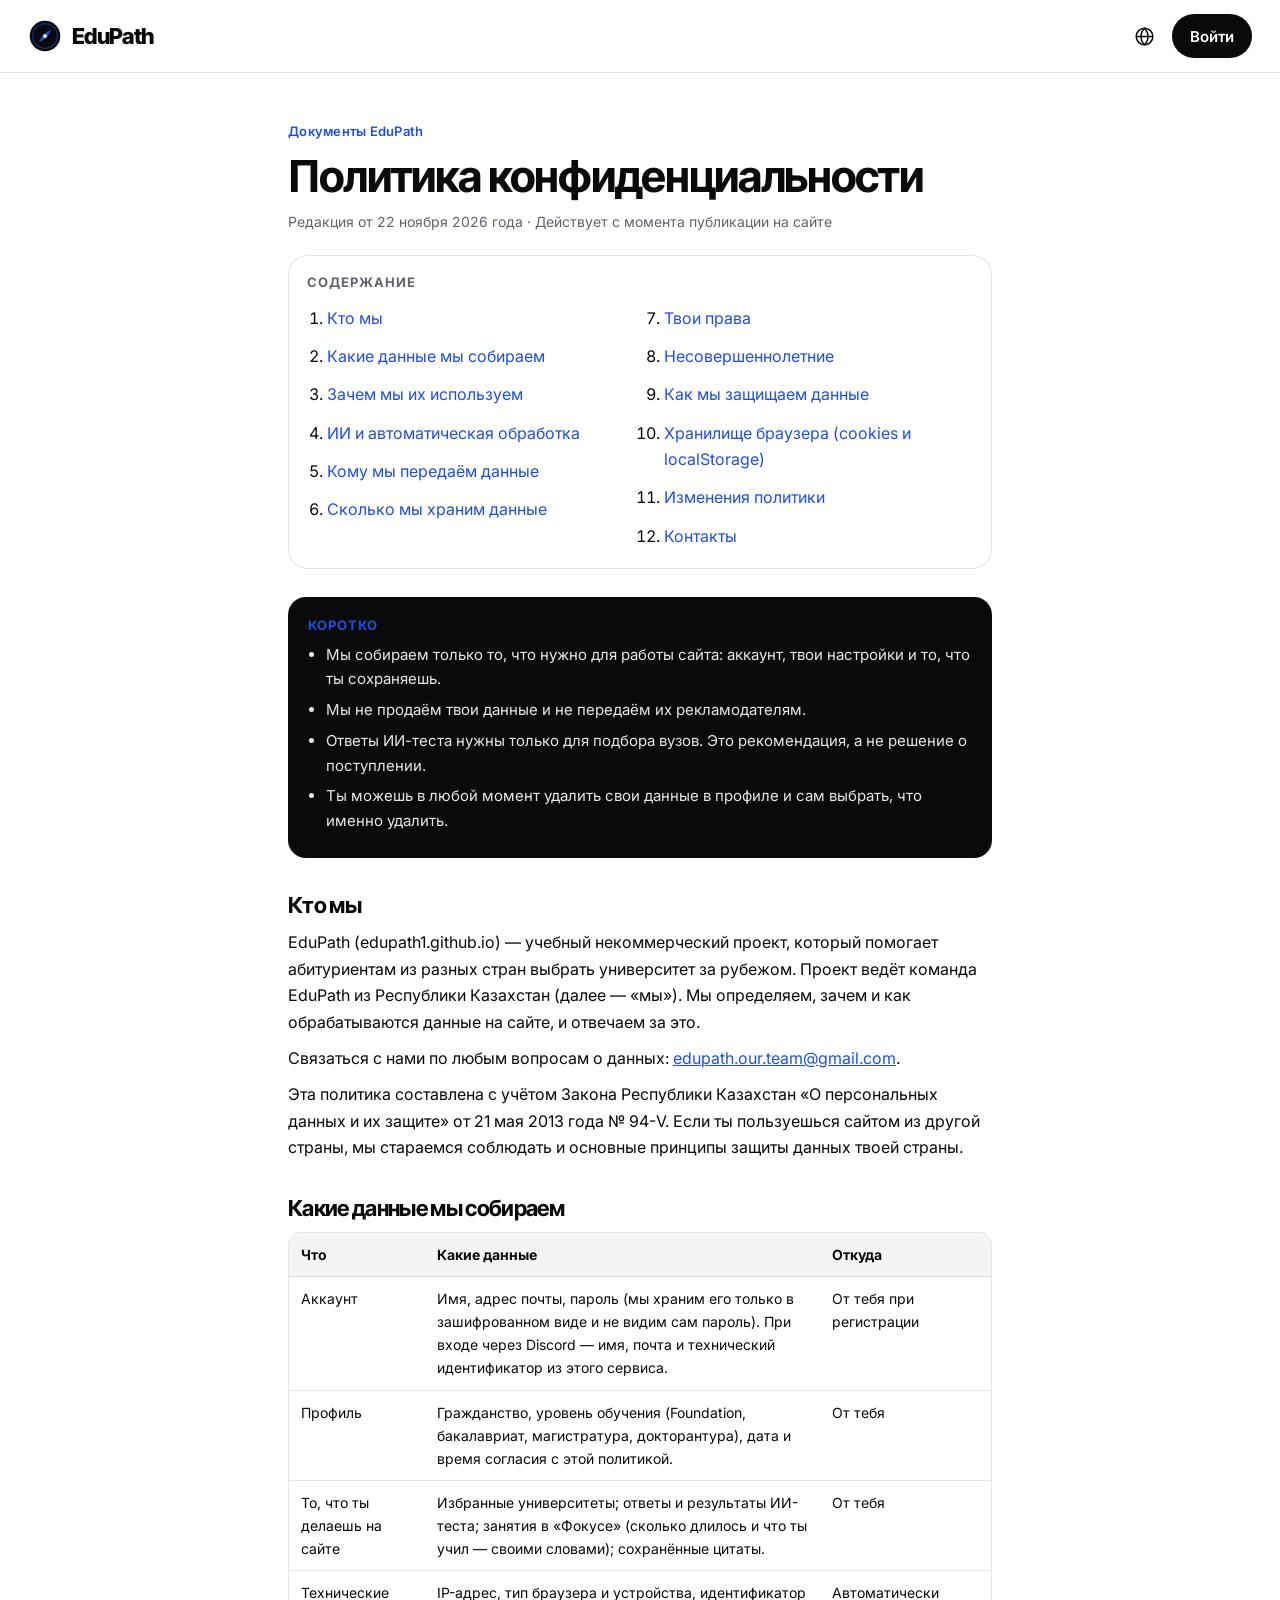
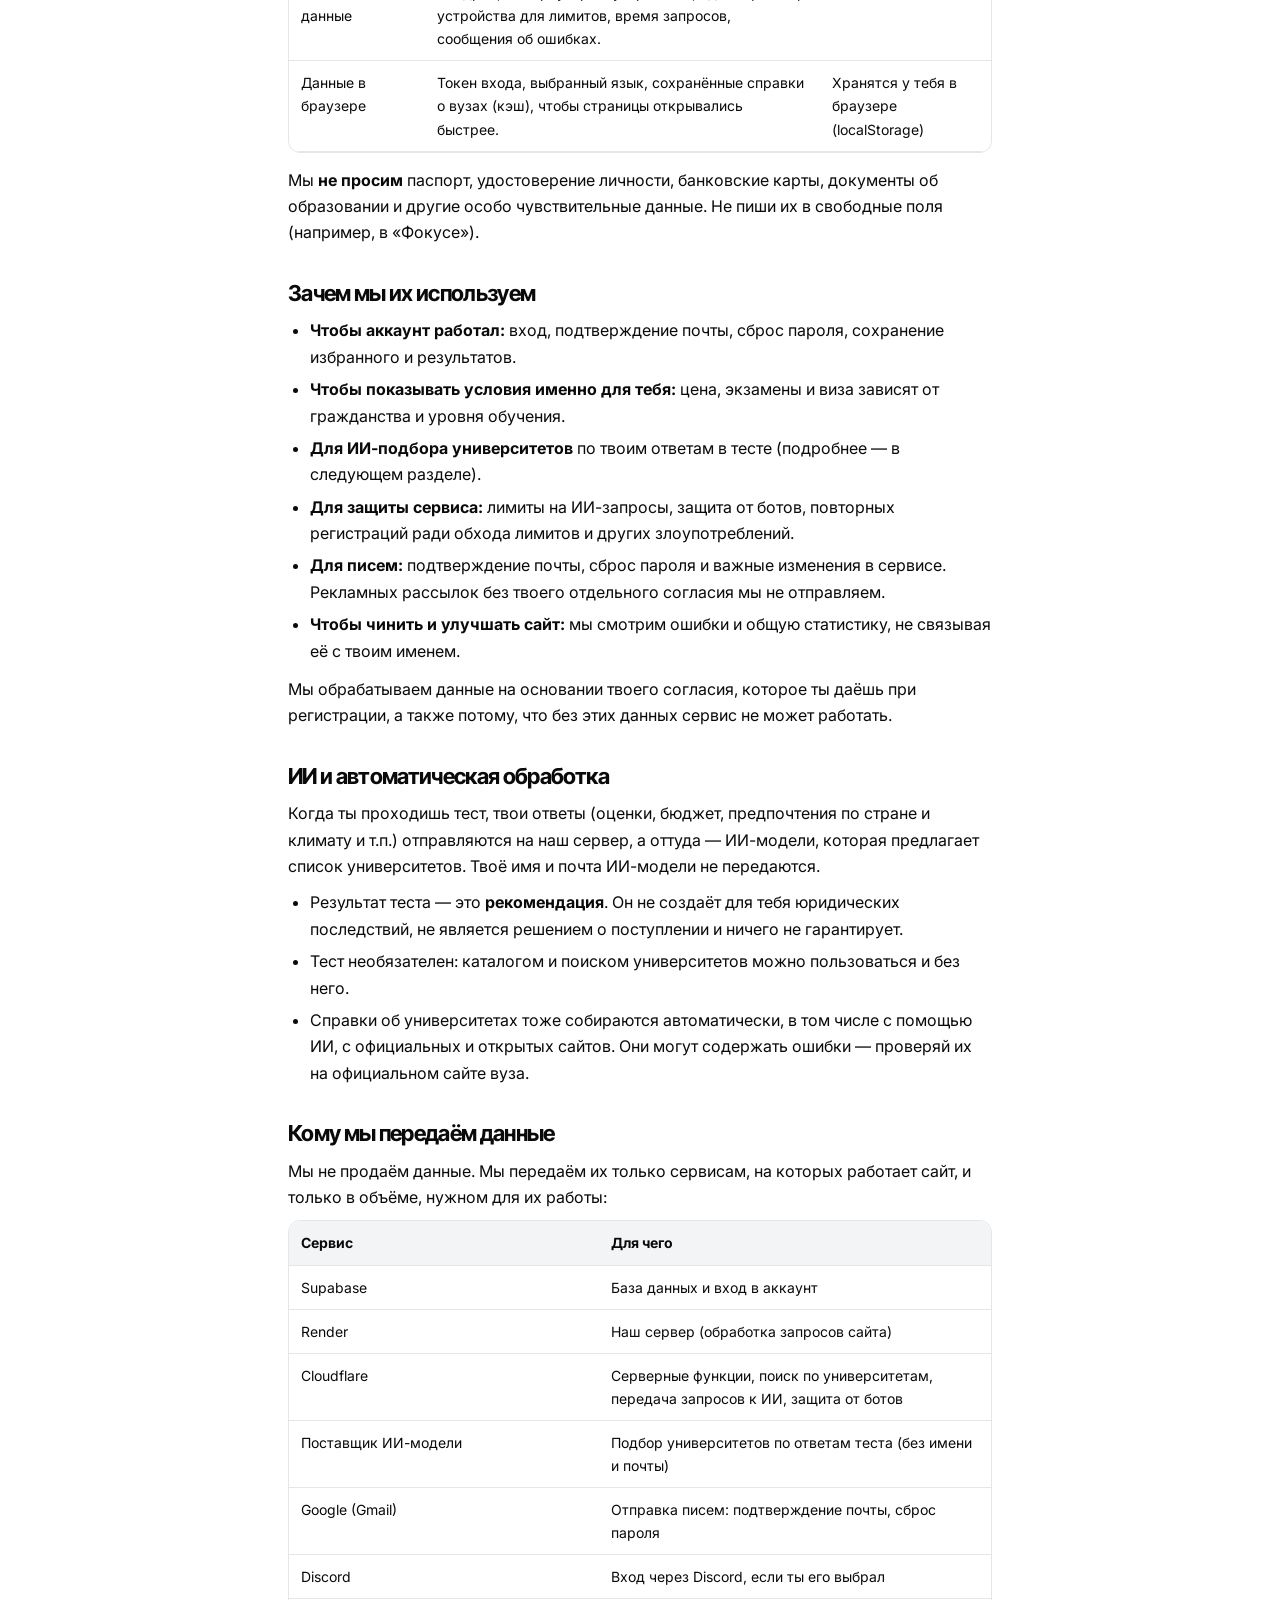
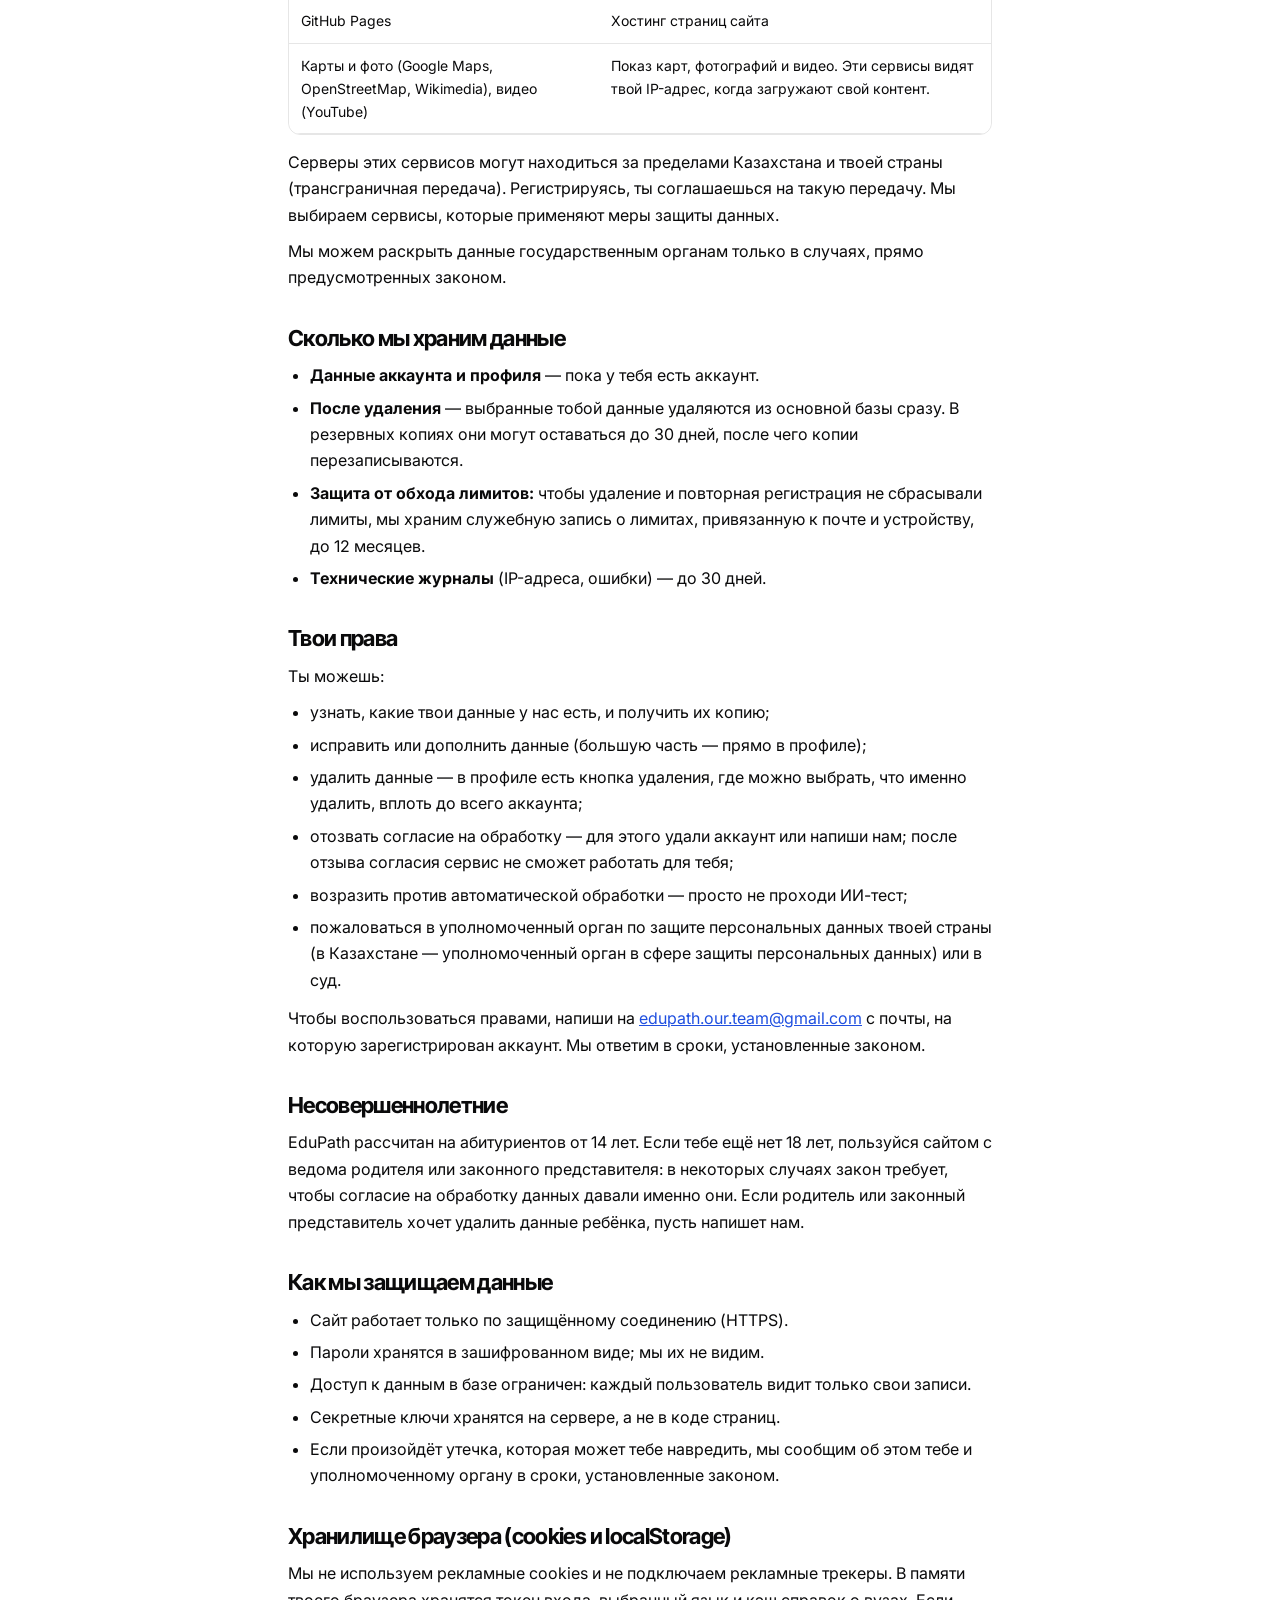
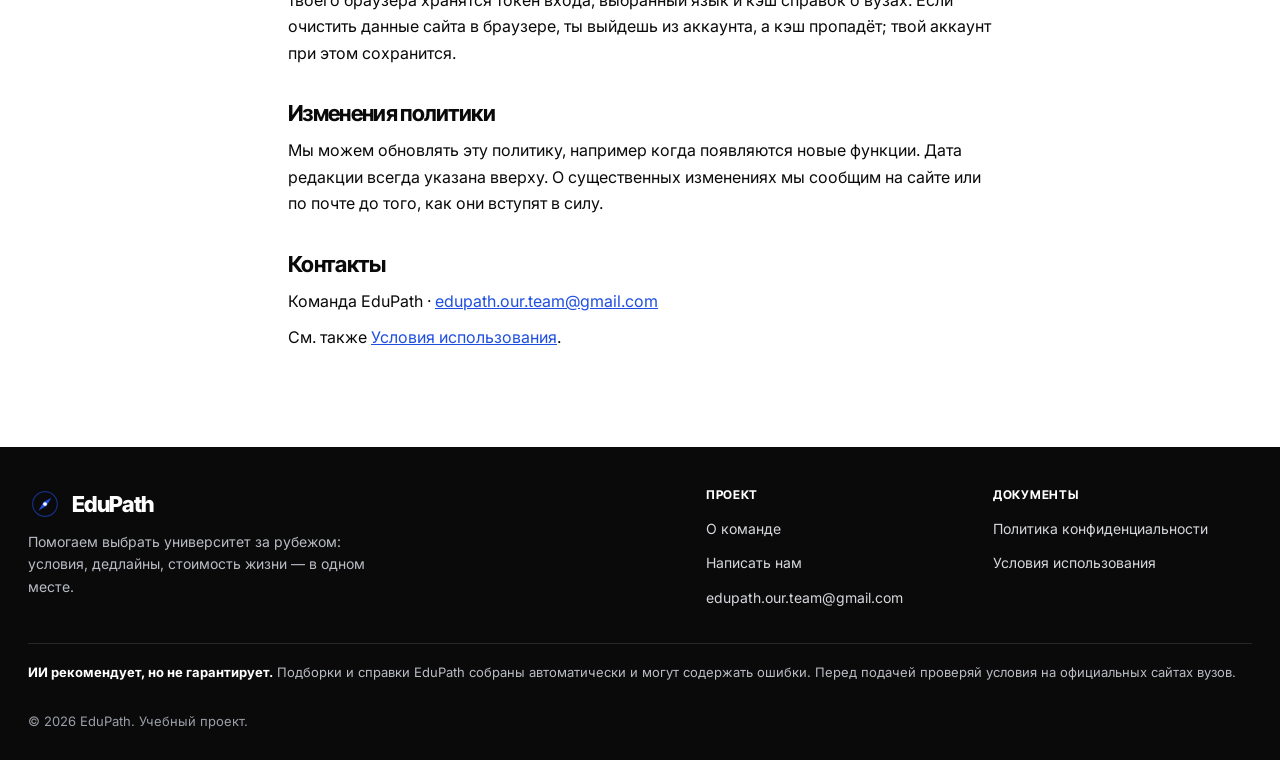
<file: privacy.html>
<!DOCTYPE html>
<html lang="ru">
<head>
<meta charset="UTF-8">
<meta name="viewport" content="width=device-width, initial-scale=1, viewport-fit=cover">
<meta name="theme-color" content="#0A0A0B">
<title>Политика конфиденциальности — EduPath</title>
<link rel="preconnect" href="https://fonts.googleapis.com">
<link rel="preconnect" href="https://fonts.gstatic.com" crossorigin>
<link href="https://fonts.googleapis.com/css2?family=Inter+Tight:wght@500;600;700;800&family=Inter:wght@400;500;600;700&display=swap" rel="stylesheet">
<link rel="stylesheet" href="edupath.css?v=3">
<link rel="stylesheet" href="edupath-d.css?v=2">
<style>
  *{ box-sizing:border-box; margin:0; padding:0; }
  body{ line-height:1.65; -webkit-font-smoothing:antialiased; }
  .doc{ max-width:760px; margin:0 auto; padding:28px 18px 20px; }
  .doc-top{ margin-bottom:22px; }
  .doc-top .eyebrow{ font:700 12px var(--font-body); letter-spacing:.12em; text-transform:uppercase; color:var(--gold-ink); }
  .doc h1{ font-size:clamp(30px, 7vw, 44px); color:var(--navy-deep); line-height:1.15; margin:8px 0 8px; }
  .doc .meta{ color:var(--muted); font-size:14px; }
  .toc{ background:var(--surface); border:1px solid var(--line); border-radius:16px; padding:16px 18px; margin:20px 0 28px; }
  .toc b{ display:block; font-size:13px; color:var(--muted); text-transform:uppercase; letter-spacing:.08em; margin-bottom:8px; }
  .toc ol{ padding-left:20px; columns:1; }
  .toc li{ padding:3px 0; }
  .toc a{ color:var(--navy); text-decoration:none; }
  .toc a:hover{ text-decoration:underline; }
  .doc h2{ font-size:22px; color:var(--navy-deep); margin:34px 0 10px; scroll-margin-top:84px; line-height:1.25; }
  .doc h3{ font-size:17px; color:var(--navy-deep); margin:18px 0 6px; }
  .doc p, .doc li{ font-size:16px; color:var(--text); }
  .doc p{ margin:0 0 10px; }
  .doc ul{ padding-left:22px; margin:0 0 12px; }
  .doc li{ margin:0 0 6px; }
  .doc a{ color:var(--navy); }
  .doc table{ width:100%; border-collapse:collapse; margin:8px 0 14px; font-size:14px; background:var(--surface); border-radius:12px; overflow:hidden; }
  .doc th, .doc td{ text-align:left; padding:10px 12px; border-bottom:1px solid var(--line); vertical-align:top; }
  .doc th{ background:var(--tint); color:var(--navy-deep); font-weight:700; }
  .table-scroll{ overflow-x:auto; -webkit-overflow-scrolling:touch; border:1px solid var(--line); border-radius:12px; margin:8px 0 14px; }
  .table-scroll table{ margin:0; min-width:560px; }
  .short{ background:var(--navy-deep); color:#E6E7EA; border-radius:18px; padding:18px 20px; margin:8px 0 6px; }
  .short b{ color:var(--gold); display:block; margin-bottom:6px; font-size:13px; letter-spacing:.08em; text-transform:uppercase; }
  .short ul{ padding-left:18px; margin:0; }
  .short li{ color:#E6E7EA; font-size:15px; }
  [data-doc-lang]{ display:none; }
  [data-doc-lang].show{ display:block; }
  @media (min-width:700px){ .doc{ padding:44px 28px 30px; } .toc ol{ columns:2; column-gap:28px; } }
</style>
</head>
<body>
<header class="ep-header" id="siteHeader" data-variant="auto"></header>
<script src="layout.js?v=5"></script>
<script src="edupath-d.js?v=3"></script>

<main class="doc">
<article data-doc-lang="ru" class="show" lang="ru">
<div class="doc-top">
  <span class="eyebrow">Документы EduPath</span>
  <h1>Политика конфиденциальности</h1>
  <p class="meta">Редакция от 22 ноября 2026 года · Действует с момента публикации на сайте</p>
</div>

<nav class="toc"><b>Содержание</b><ol><li><a href="#who">Кто мы</a></li><li><a href="#data">Какие данные мы собираем</a></li><li><a href="#why">Зачем мы их используем</a></li><li><a href="#ai">ИИ и автоматическая обработка</a></li><li><a href="#share">Кому мы передаём данные</a></li><li><a href="#keep">Сколько мы храним данные</a></li><li><a href="#rights">Твои права</a></li><li><a href="#kids">Несовершеннолетние</a></li><li><a href="#security">Как мы защищаем данные</a></li><li><a href="#storage">Хранилище браузера (cookies и localStorage)</a></li><li><a href="#changes">Изменения политики</a></li><li><a href="#contact">Контакты</a></li></ol></nav>

<div class="short">
  <b>Коротко</b>
  <ul>
    <li>Мы собираем только то, что нужно для работы сайта: аккаунт, твои настройки и то, что ты сохраняешь.</li>
    <li>Мы не продаём твои данные и не передаём их рекламодателям.</li>
    <li>Ответы ИИ-теста нужны только для подбора вузов. Это рекомендация, а не решение о поступлении.</li>
    <li>Ты можешь в любой момент удалить свои данные в профиле и сам выбрать, что именно удалить.</li>
  </ul>
</div>

<h2 id="who">Кто мы</h2>
<p>EduPath (edupath1.github.io) — учебный некоммерческий проект, который помогает абитуриентам из разных стран выбрать университет за рубежом. Проект ведёт команда EduPath из Республики Казахстан (далее — «мы»). Мы определяем, зачем и как обрабатываются данные на сайте, и отвечаем за это.</p>
<p>Связаться с нами по любым вопросам о данных: <a href="mailto:edupath.our.team@gmail.com">edupath.our.team@gmail.com</a>.</p>
<p>Эта политика составлена с учётом Закона Республики Казахстан «О персональных данных и их защите» от 21 мая 2013 года № 94-V. Если ты пользуешься сайтом из другой страны, мы стараемся соблюдать и основные принципы защиты данных твоей страны.</p>

<h2 id="data">Какие данные мы собираем</h2>
<div class="table-scroll"><table>
  <tr><th>Что</th><th>Какие данные</th><th>Откуда</th></tr>
  <tr><td>Аккаунт</td><td>Имя, адрес почты, пароль (мы храним его только в зашифрованном виде и не видим сам пароль). При входе через Discord — имя, почта и технический идентификатор из этого сервиса.</td><td>От тебя при регистрации</td></tr>
  <tr><td>Профиль</td><td>Гражданство, уровень обучения (Foundation, бакалавриат, магистратура, докторантура), дата и время согласия с этой политикой.</td><td>От тебя</td></tr>
  <tr><td>То, что ты делаешь на сайте</td><td>Избранные университеты; ответы и результаты ИИ-теста; занятия в «Фокусе» (сколько длилось и что ты учил — своими словами); сохранённые цитаты.</td><td>От тебя</td></tr>
  <tr><td>Технические данные</td><td>IP-адрес, тип браузера и устройства, идентификатор устройства для лимитов, время запросов, сообщения об ошибках.</td><td>Автоматически</td></tr>
  <tr><td>Данные в браузере</td><td>Токен входа, выбранный язык, сохранённые справки о вузах (кэш), чтобы страницы открывались быстрее.</td><td>Хранятся у тебя в браузере (localStorage)</td></tr>
</table></div>
<p>Мы <b>не просим</b> паспорт, удостоверение личности, банковские карты, документы об образовании и другие особо чувствительные данные. Не пиши их в свободные поля (например, в «Фокусе»).</p>

<h2 id="why">Зачем мы их используем</h2>
<ul>
  <li><b>Чтобы аккаунт работал:</b> вход, подтверждение почты, сброс пароля, сохранение избранного и результатов.</li>
  <li><b>Чтобы показывать условия именно для тебя:</b> цена, экзамены и виза зависят от гражданства и уровня обучения.</li>
  <li><b>Для ИИ-подбора университетов</b> по твоим ответам в тесте (подробнее — в следующем разделе).</li>
  <li><b>Для защиты сервиса:</b> лимиты на ИИ-запросы, защита от ботов, повторных регистраций ради обхода лимитов и других злоупотреблений.</li>
  <li><b>Для писем:</b> подтверждение почты, сброс пароля и важные изменения в сервисе. Рекламных рассылок без твоего отдельного согласия мы не отправляем.</li>
  <li><b>Чтобы чинить и улучшать сайт:</b> мы смотрим ошибки и общую статистику, не связывая её с твоим именем.</li>
</ul>
<p>Мы обрабатываем данные на основании твоего согласия, которое ты даёшь при регистрации, а также потому, что без этих данных сервис не может работать.</p>

<h2 id="ai">ИИ и автоматическая обработка</h2>
<p>Когда ты проходишь тест, твои ответы (оценки, бюджет, предпочтения по стране и климату и т.п.) отправляются на наш сервер, а оттуда — ИИ-модели, которая предлагает список университетов. Твоё имя и почта ИИ-модели не передаются.</p>
<ul>
  <li>Результат теста — это <b>рекомендация</b>. Он не создаёт для тебя юридических последствий, не является решением о поступлении и ничего не гарантирует.</li>
  <li>Тест необязателен: каталогом и поиском университетов можно пользоваться и без него.</li>
  <li>Справки об университетах тоже собираются автоматически, в том числе с помощью ИИ, с официальных и открытых сайтов. Они могут содержать ошибки — проверяй их на официальном сайте вуза.</li>
</ul>

<h2 id="share">Кому мы передаём данные</h2>
<p>Мы не продаём данные. Мы передаём их только сервисам, на которых работает сайт, и только в объёме, нужном для их работы:</p>
<div class="table-scroll"><table>
  <tr><th>Сервис</th><th>Для чего</th></tr>
  <tr><td>Supabase</td><td>База данных и вход в аккаунт</td></tr>
  <tr><td>Render</td><td>Наш сервер (обработка запросов сайта)</td></tr>
  <tr><td>Cloudflare</td><td>Серверные функции, поиск по университетам, передача запросов к ИИ, защита от ботов</td></tr>
  <tr><td>Поставщик ИИ-модели</td><td>Подбор университетов по ответам теста (без имени и почты)</td></tr>
  <tr><td>Google (Gmail)</td><td>Отправка писем: подтверждение почты, сброс пароля</td></tr>
  <tr><td>Discord</td><td>Вход через Discord, если ты его выбрал</td></tr>
  <tr><td>GitHub Pages</td><td>Хостинг страниц сайта</td></tr>
  <tr><td>Карты и фото (Google Maps, OpenStreetMap, Wikimedia), видео (YouTube)</td><td>Показ карт, фотографий и видео. Эти сервисы видят твой IP-адрес, когда загружают свой контент.</td></tr>
</table></div>
<p>Серверы этих сервисов могут находиться за пределами Казахстана и твоей страны (трансграничная передача). Регистрируясь, ты соглашаешься на такую передачу. Мы выбираем сервисы, которые применяют меры защиты данных.</p>
<p>Мы можем раскрыть данные государственным органам только в случаях, прямо предусмотренных законом.</p>

<h2 id="keep">Сколько мы храним данные</h2>
<ul>
  <li><b>Данные аккаунта и профиля</b> — пока у тебя есть аккаунт.</li>
  <li><b>После удаления</b> — выбранные тобой данные удаляются из основной базы сразу. В резервных копиях они могут оставаться до 30 дней, после чего копии перезаписываются.</li>
  <li><b>Защита от обхода лимитов:</b> чтобы удаление и повторная регистрация не сбрасывали лимиты, мы храним служебную запись о лимитах, привязанную к почте и устройству, до 12 месяцев.</li>
  <li><b>Технические журналы</b> (IP-адреса, ошибки) — до 30 дней.</li>
</ul>

<h2 id="rights">Твои права</h2>
<p>Ты можешь:</p>
<ul>
  <li>узнать, какие твои данные у нас есть, и получить их копию;</li>
  <li>исправить или дополнить данные (большую часть — прямо в профиле);</li>
  <li>удалить данные — в профиле есть кнопка удаления, где можно выбрать, что именно удалить, вплоть до всего аккаунта;</li>
  <li>отозвать согласие на обработку — для этого удали аккаунт или напиши нам; после отзыва согласия сервис не сможет работать для тебя;</li>
  <li>возразить против автоматической обработки — просто не проходи ИИ-тест;</li>
  <li>пожаловаться в уполномоченный орган по защите персональных данных твоей страны (в Казахстане — уполномоченный орган в сфере защиты персональных данных) или в суд.</li>
</ul>
<p>Чтобы воспользоваться правами, напиши на <a href="mailto:edupath.our.team@gmail.com">edupath.our.team@gmail.com</a> с почты, на которую зарегистрирован аккаунт. Мы ответим в сроки, установленные законом.</p>

<h2 id="kids">Несовершеннолетние</h2>
<p>EduPath рассчитан на абитуриентов от 14 лет. Если тебе ещё нет 18 лет, пользуйся сайтом с ведома родителя или законного представителя: в некоторых случаях закон требует, чтобы согласие на обработку данных давали именно они. Если родитель или законный представитель хочет удалить данные ребёнка, пусть напишет нам.</p>

<h2 id="security">Как мы защищаем данные</h2>
<ul>
  <li>Сайт работает только по защищённому соединению (HTTPS).</li>
  <li>Пароли хранятся в зашифрованном виде; мы их не видим.</li>
  <li>Доступ к данным в базе ограничен: каждый пользователь видит только свои записи.</li>
  <li>Секретные ключи хранятся на сервере, а не в коде страниц.</li>
  <li>Если произойдёт утечка, которая может тебе навредить, мы сообщим об этом тебе и уполномоченному органу в сроки, установленные законом.</li>
</ul>

<h2 id="storage">Хранилище браузера (cookies и localStorage)</h2>
<p>Мы не используем рекламные cookies и не подключаем рекламные трекеры. В памяти твоего браузера хранятся токен входа, выбранный язык и кэш справок о вузах. Если очистить данные сайта в браузере, ты выйдешь из аккаунта, а кэш пропадёт; твой аккаунт при этом сохранится.</p>

<h2 id="changes">Изменения политики</h2>
<p>Мы можем обновлять эту политику, например когда появляются новые функции. Дата редакции всегда указана вверху. О существенных изменениях мы сообщим на сайте или по почте до того, как они вступят в силу.</p>

<h2 id="contact">Контакты</h2>
<p>Команда EduPath · <a href="mailto:edupath.our.team@gmail.com">edupath.our.team@gmail.com</a></p>
<p>См. также <a href="terms.html">Условия использования</a>.</p>

</article>
<article data-doc-lang="en" lang="en">
<div class="doc-top">
  <span class="eyebrow">EduPath legal</span>
  <h1>Privacy Policy</h1>
  <p class="meta">Version of 22 November 2026 · Effective from publication on the website</p>
</div>

<nav class="toc"><b>Contents</b><ol><li><a href="#who-en-en">Who we are</a></li><li><a href="#data-en-en">What data we collect</a></li><li><a href="#why-en-en">Why we use it</a></li><li><a href="#ai-en-en">AI and automated processing</a></li><li><a href="#share-en-en">Who we share data with</a></li><li><a href="#keep-en-en">How long we keep data</a></li><li><a href="#rights-en-en">Your rights</a></li><li><a href="#kids-en-en">Minors</a></li><li><a href="#security-en-en">How we protect data</a></li><li><a href="#storage-en-en">Browser storage (cookies and localStorage)</a></li><li><a href="#changes-en-en">Changes to this policy</a></li><li><a href="#contact-en-en">Contact</a></li></ol></nav>

<div class="short">
  <b>In short</b>
  <ul>
    <li>We collect only what the site needs to work: your account, your settings and what you save.</li>
    <li>We do not sell your data or share it with advertisers.</li>
    <li>Your AI test answers are used only to match universities. The result is a recommendation, not an admission decision.</li>
    <li>You can delete your data in your profile at any time and choose exactly what to delete.</li>
  </ul>
</div>

<h2 id="who-en">Who we are</h2>
<p>EduPath (edupath1.github.io) is a non-commercial student project that helps applicants from different countries choose a university abroad. It is run by the EduPath team from the Republic of Kazakhstan ("we"). We decide why and how data on the site is processed and we are responsible for it.</p>
<p>Questions about your data: <a href="mailto:edupath.our.team@gmail.com">edupath.our.team@gmail.com</a>.</p>
<p>This policy follows the Law of the Republic of Kazakhstan "On Personal Data and Their Protection" No. 94-V of 21 May 2013. If you use the site from another country, we also try to respect the core data protection principles of your country.</p>

<h2 id="data-en">What data we collect</h2>
<div class="table-scroll"><table>
  <tr><th>What</th><th>Which data</th><th>Source</th></tr>
  <tr><td>Account</td><td>Name, email address, password (stored only in encrypted form; we cannot see it). If you sign in with Discord — your name, email and a technical ID from that service.</td><td>You, at sign-up</td></tr>
  <tr><td>Profile</td><td>Citizenship, degree level (Foundation, Bachelor's, Master's, PhD), date and time you accepted this policy.</td><td>You</td></tr>
  <tr><td>Your activity</td><td>Saved universities; AI test answers and results; Focus sessions (duration and what you studied, in your own words); saved quotes.</td><td>You</td></tr>
  <tr><td>Technical data</td><td>IP address, browser and device type, a device identifier for usage limits, request times, error reports.</td><td>Automatically</td></tr>
  <tr><td>Data in your browser</td><td>Sign-in token, chosen language, cached university summaries so pages load faster.</td><td>Stored in your browser (localStorage)</td></tr>
</table></div>
<p>We <b>never ask</b> for your passport, ID card, bank cards, education documents or other highly sensitive data. Please do not type them into free-text fields (for example, in Focus).</p>

<h2 id="why-en">Why we use it</h2>
<ul>
  <li><b>To run your account:</b> sign-in, email confirmation, password reset, saving favourites and results.</li>
  <li><b>To show conditions that apply to you:</b> price, exams and visas depend on citizenship and degree level.</li>
  <li><b>For AI university matching</b> based on your test answers (see the next section).</li>
  <li><b>To protect the service:</b> limits on AI requests, protection against bots, repeated sign-ups made to bypass limits, and other abuse.</li>
  <li><b>For emails:</b> email confirmation, password reset and important service changes. We do not send marketing emails without your separate consent.</li>
  <li><b>To fix and improve the site:</b> we look at errors and overall statistics without linking them to your name.</li>
</ul>
<p>We process data on the basis of the consent you give at sign-up and because the service cannot work without it.</p>

<h2 id="ai-en">AI and automated processing</h2>
<p>When you take the test, your answers (grades, budget, country and climate preferences, etc.) are sent to our server and from there to an AI model that suggests a list of universities. Your name and email are not sent to the AI model.</p>
<ul>
  <li>The test result is a <b>recommendation</b>. It has no legal effect on you, is not an admission decision and guarantees nothing.</li>
  <li>The test is optional: you can use the university catalog and search without it.</li>
  <li>University summaries are also collected automatically, including with the help of AI, from official and open websites. They may contain mistakes — check them on the official university website.</li>
</ul>

<h2 id="share-en">Who we share data with</h2>
<p>We do not sell data. We share it only with the services the site runs on, and only as much as they need:</p>
<div class="table-scroll"><table>
  <tr><th>Service</th><th>Purpose</th></tr>
  <tr><td>Supabase</td><td>Database and sign-in</td></tr>
  <tr><td>Render</td><td>Our server (handles site requests)</td></tr>
  <tr><td>Cloudflare</td><td>Server functions, university search, routing AI requests, bot protection</td></tr>
  <tr><td>AI model provider</td><td>Matching universities to your test answers (without your name or email)</td></tr>
  <tr><td>Google (Gmail)</td><td>Sending emails: confirmation, password reset</td></tr>
  <tr><td>Discord</td><td>Sign-in with Discord, if you choose it</td></tr>
  <tr><td>GitHub Pages</td><td>Hosting the site's pages</td></tr>
  <tr><td>Maps and photos (Google Maps, OpenStreetMap, Wikimedia), video (YouTube)</td><td>Showing maps, photos and videos. These services see your IP address when they load their content.</td></tr>
</table></div>
<p>The servers of these services may be located outside Kazakhstan and outside your country (cross-border transfer). By signing up you agree to this transfer. We choose services that apply data protection measures.</p>
<p>We may disclose data to public authorities only where the law expressly requires it.</p>

<h2 id="keep-en">How long we keep data</h2>
<ul>
  <li><b>Account and profile data</b> — for as long as you have an account.</li>
  <li><b>After deletion</b> — the data you chose is removed from the main database immediately. It may remain in backups for up to 30 days, after which backups are overwritten.</li>
  <li><b>Limit protection:</b> so that deleting and re-registering does not reset limits, we keep a service record of limits linked to the email and device for up to 12 months.</li>
  <li><b>Technical logs</b> (IP addresses, errors) — up to 30 days.</li>
</ul>

<h2 id="rights-en">Your rights</h2>
<p>You can:</p>
<ul>
  <li>find out what data we hold about you and get a copy;</li>
  <li>correct or complete your data (most of it directly in your profile);</li>
  <li>delete your data — your profile has a delete button where you choose what to delete, up to the whole account;</li>
  <li>withdraw consent — delete your account or write to us; after that the service cannot work for you;</li>
  <li>object to automated processing — simply do not take the AI test;</li>
  <li>complain to the data protection authority of your country or to a court.</li>
</ul>
<p>To use your rights, write to <a href="mailto:edupath.our.team@gmail.com">edupath.our.team@gmail.com</a> from the email your account is registered with. We will reply within the time required by law.</p>

<h2 id="kids-en">Minors</h2>
<p>EduPath is designed for applicants aged 14 and over. If you are under 18, use the site with the knowledge of a parent or legal guardian: in some cases the law requires them to give consent to data processing. A parent or guardian who wants a child's data deleted can write to us.</p>

<h2 id="security-en">How we protect data</h2>
<ul>
  <li>The site works only over a secure connection (HTTPS).</li>
  <li>Passwords are stored encrypted; we cannot see them.</li>
  <li>Database access is restricted: each user can see only their own records.</li>
  <li>Secret keys are kept on the server, not in page code.</li>
  <li>If a breach happens that could harm you, we will notify you and the authority within the time required by law.</li>
</ul>

<h2 id="storage-en">Browser storage (cookies and localStorage)</h2>
<p>We do not use advertising cookies or ad trackers. Your browser stores your sign-in token, chosen language and a cache of university summaries. If you clear the site's data in your browser, you will be signed out and the cache will be lost; your account stays.</p>

<h2 id="changes-en">Changes to this policy</h2>
<p>We may update this policy, for example when new features appear. The version date is always shown at the top. We will announce significant changes on the site or by email before they take effect.</p>

<h2 id="contact-en">Contact</h2>
<p>EduPath team · <a href="mailto:edupath.our.team@gmail.com">edupath.our.team@gmail.com</a></p>
<p>See also the <a href="terms.html">Terms of Use</a>.</p>

</article>
</main>

<script>
/* Документ показывается на русском (ru, kk, ky) или английском (en, zh). */
(function(){
  function apply(){
    let lang="ru"; try{ lang=localStorage.getItem("edupath_lang")||"ru"; }catch(e){}
    const show = (lang==="en"||lang==="zh") ? "en" : "ru";
    document.querySelectorAll("[data-doc-lang]").forEach(el=>el.classList.toggle("show", el.dataset.docLang===show));
    document.title = (show==="en" ? "Privacy Policy" : "Политика конфиденциальности") + " — EduPath";
  }
  apply();
  window.addEventListener("edupath-lang-change", apply);
})();
</script>
</body>
</html>
</file>
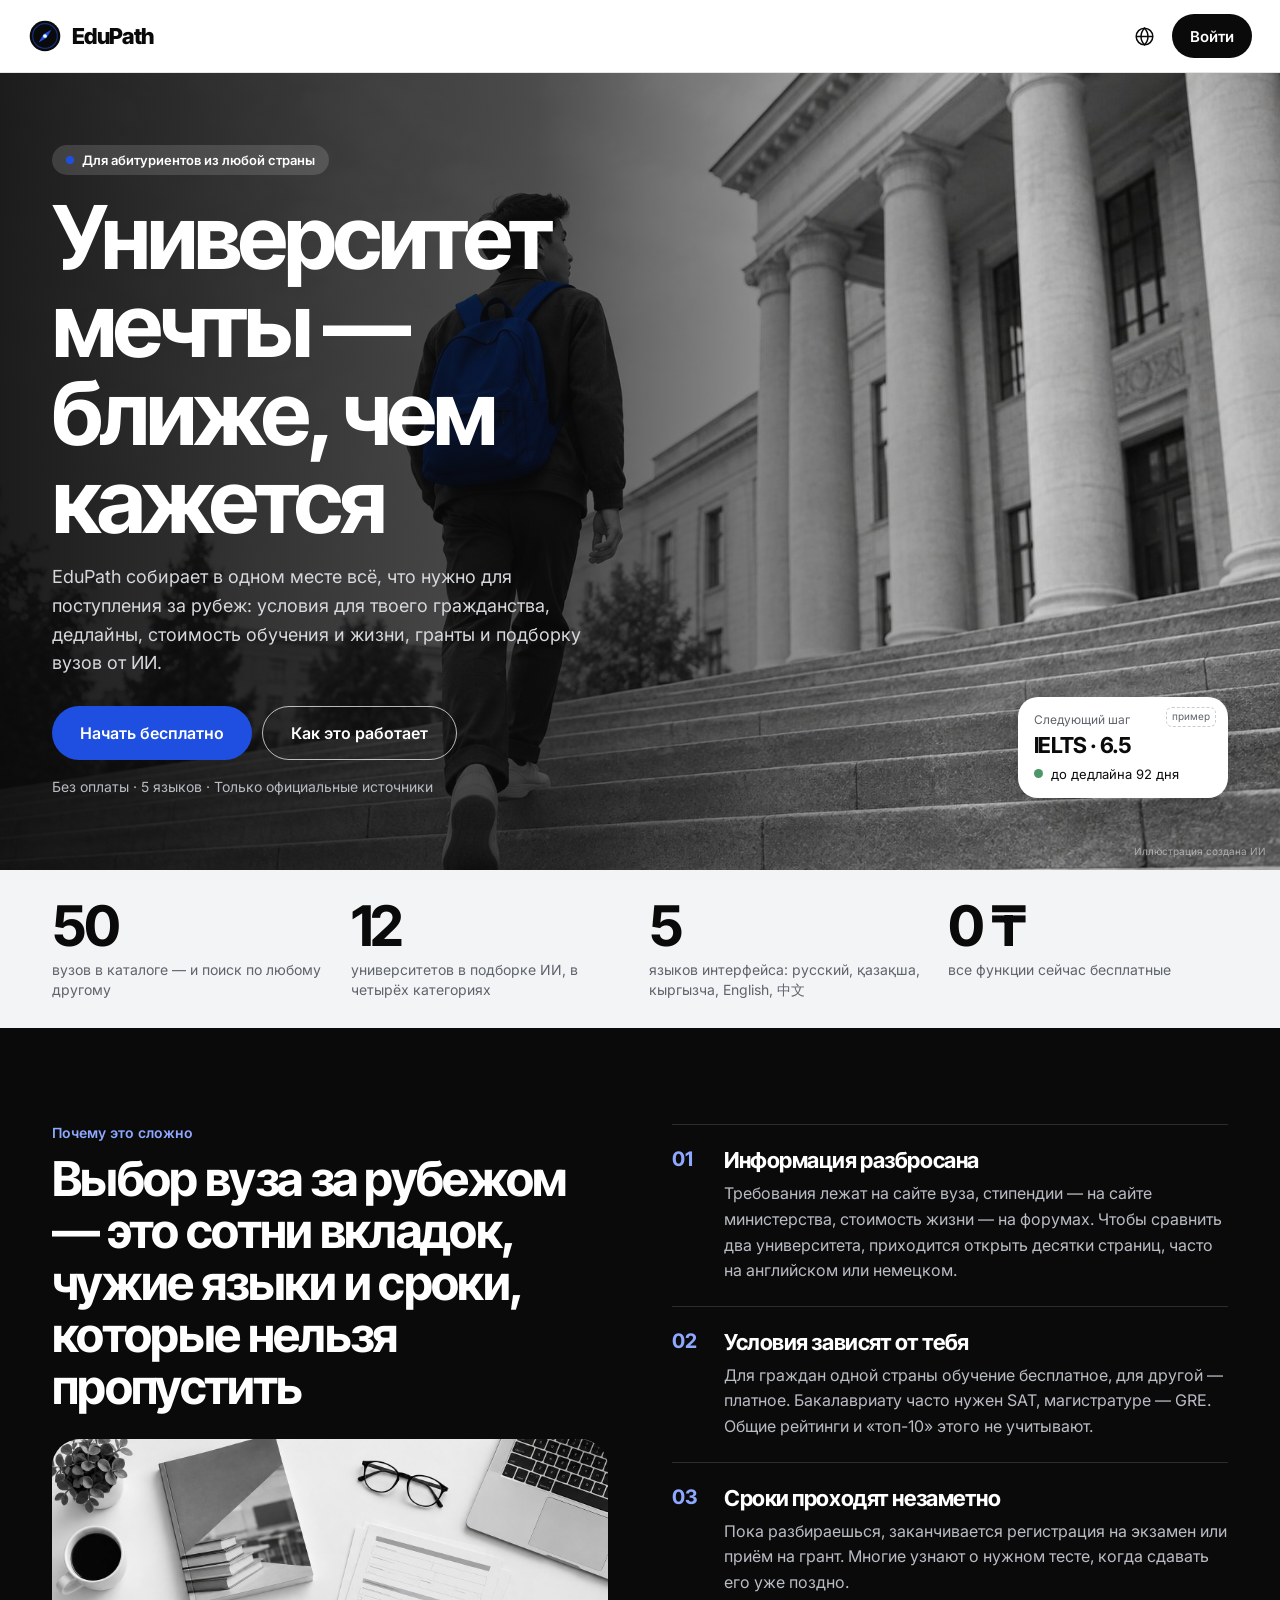
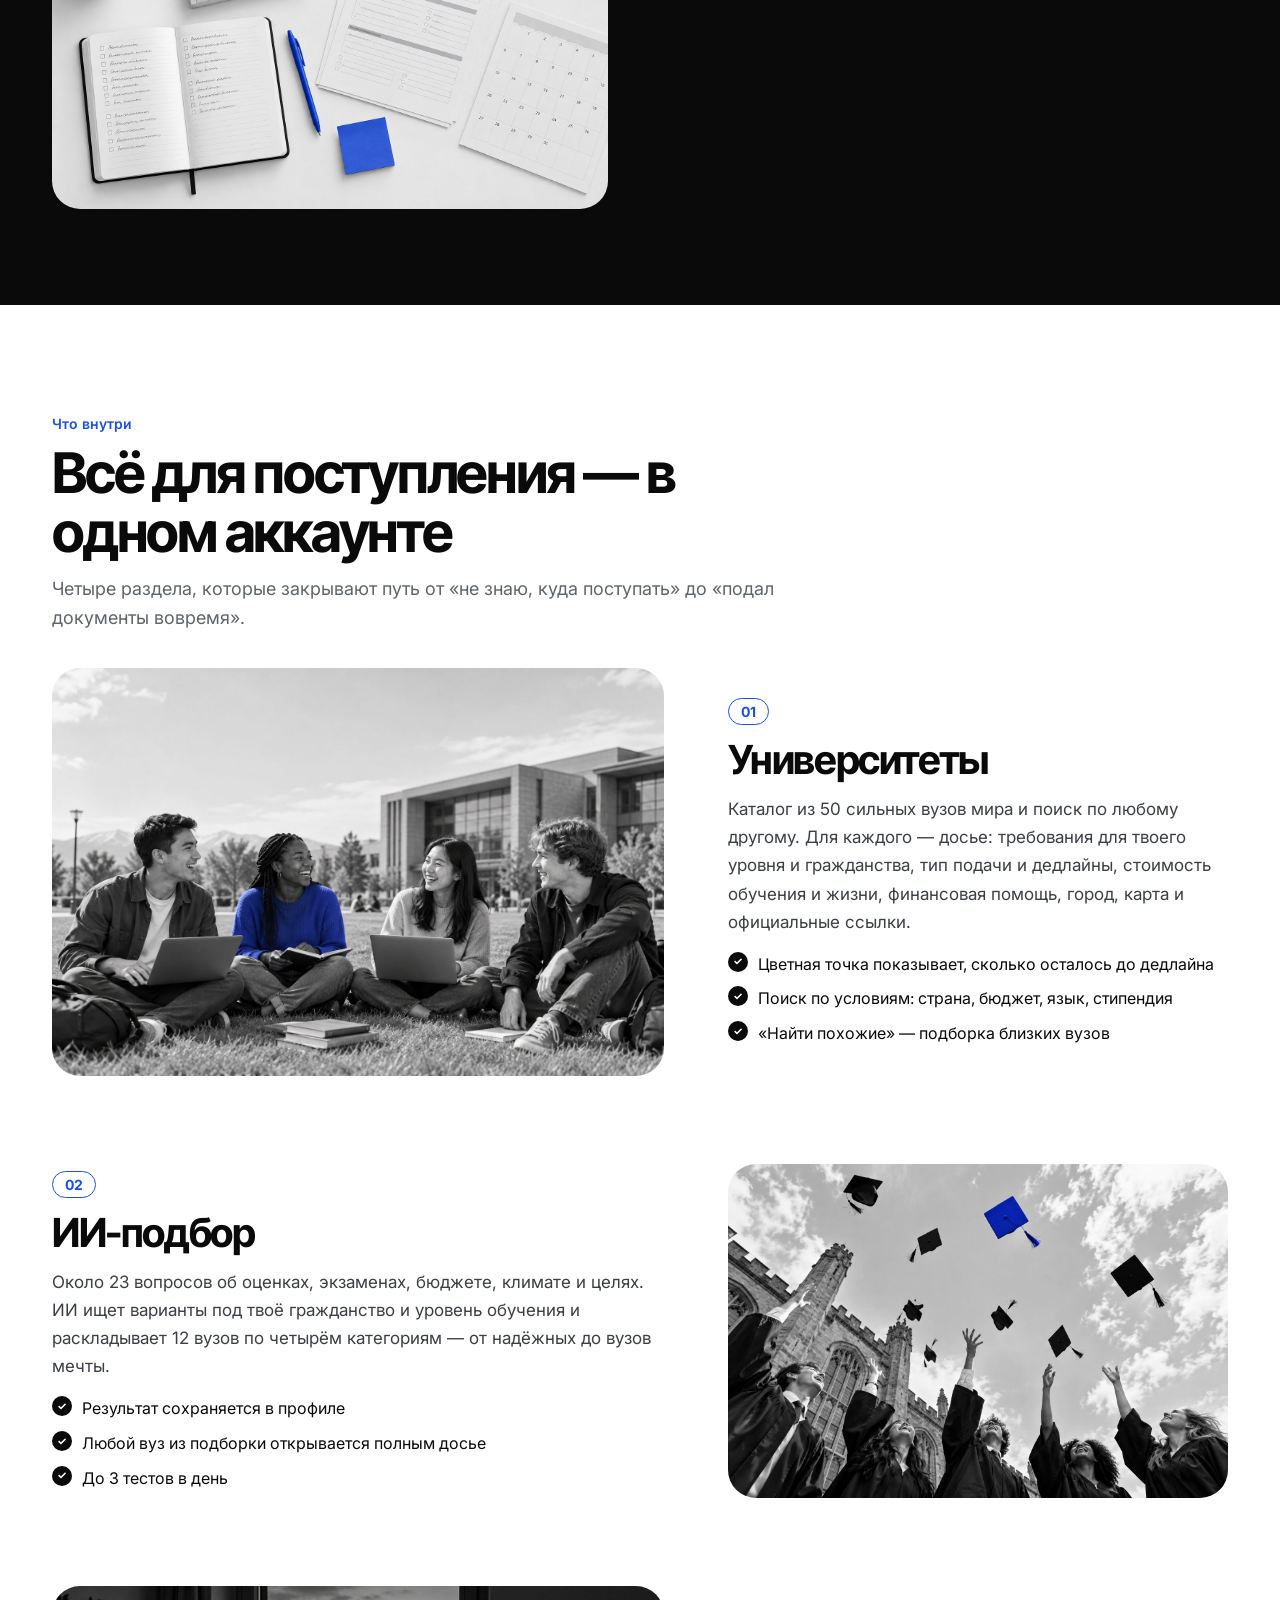
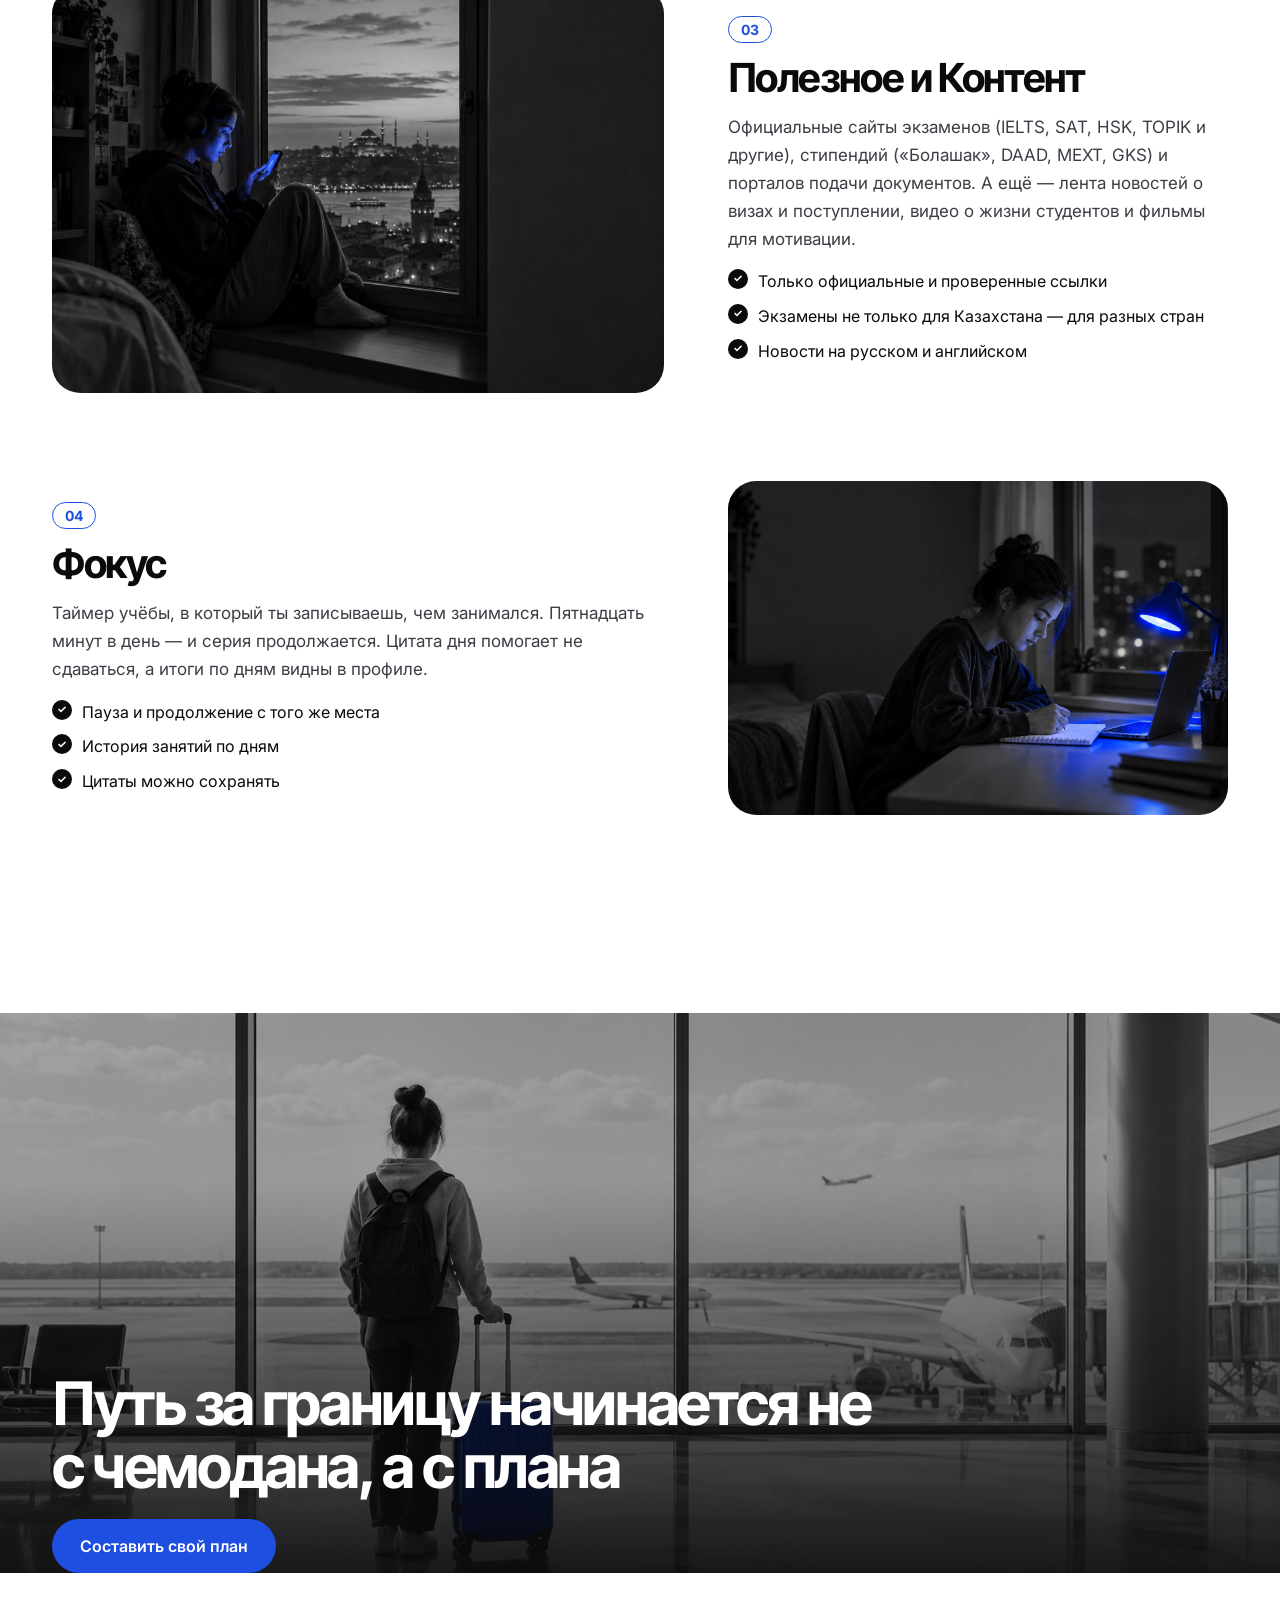
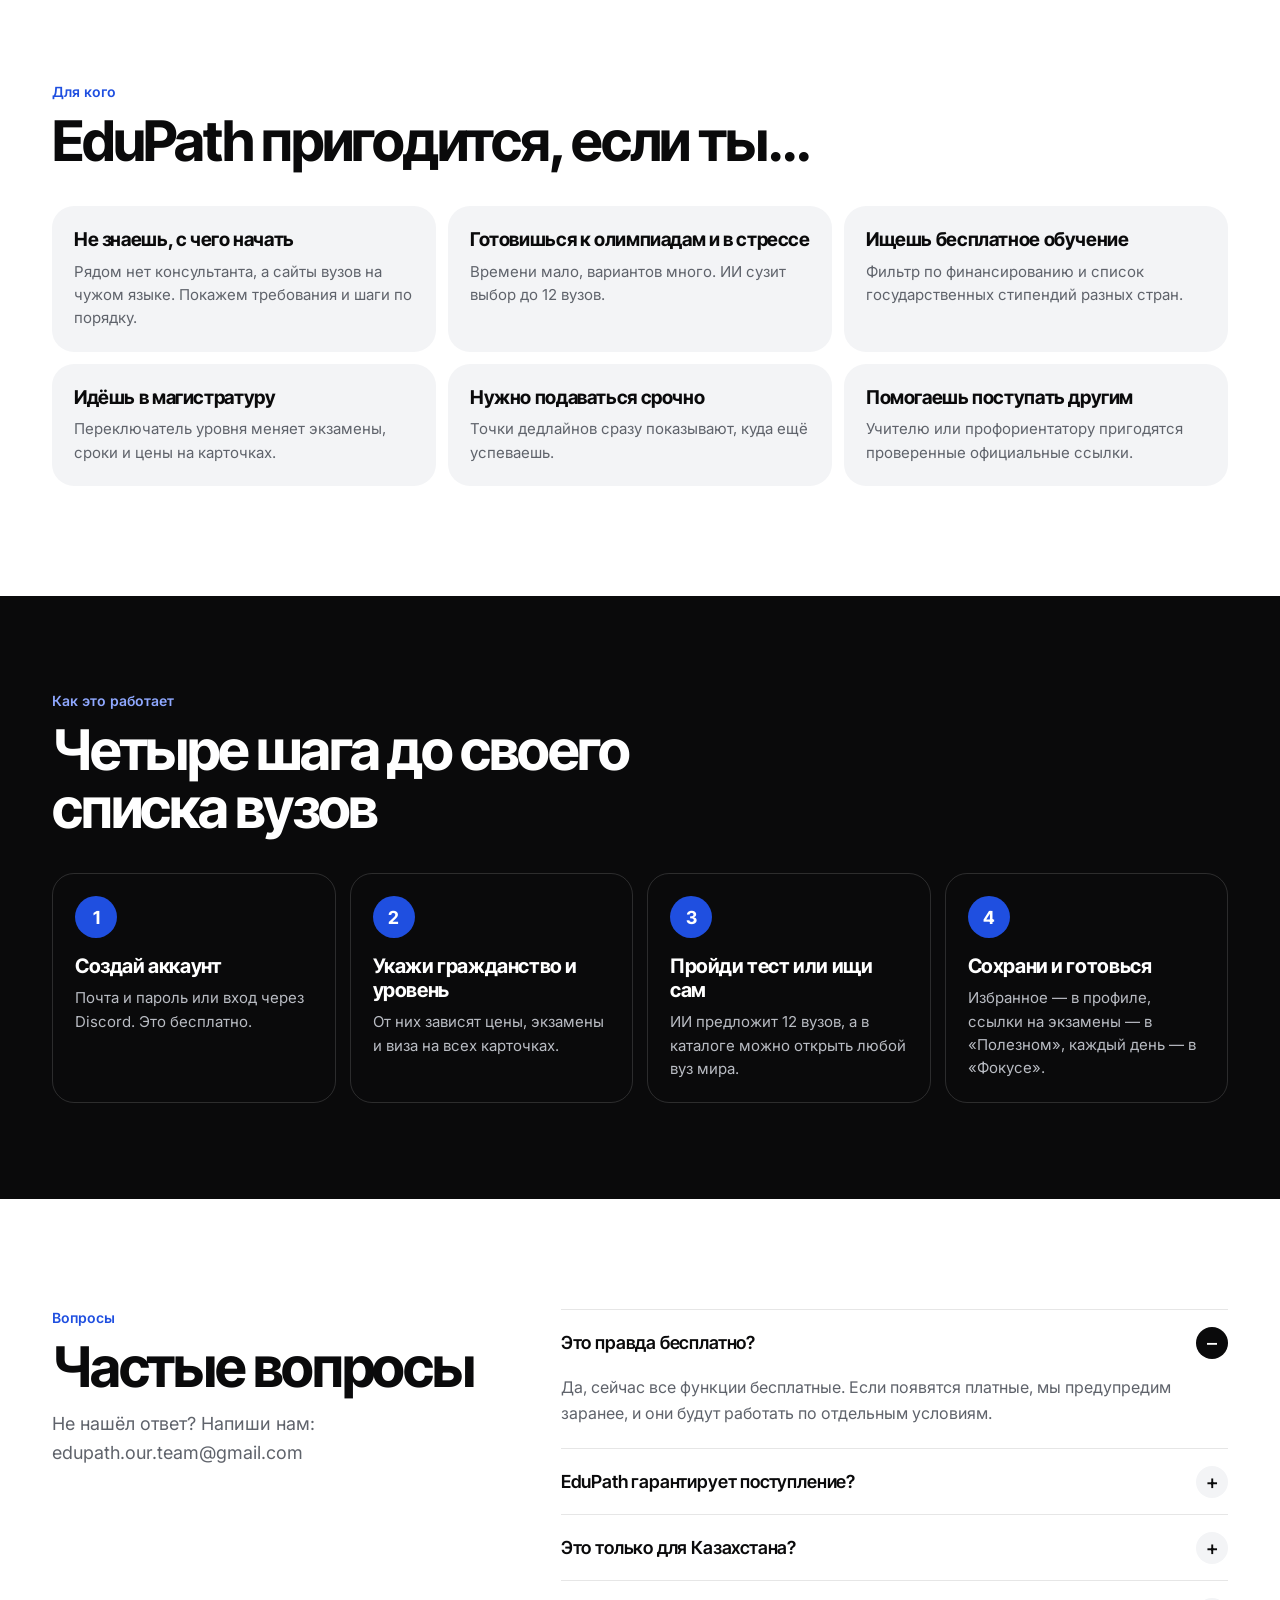
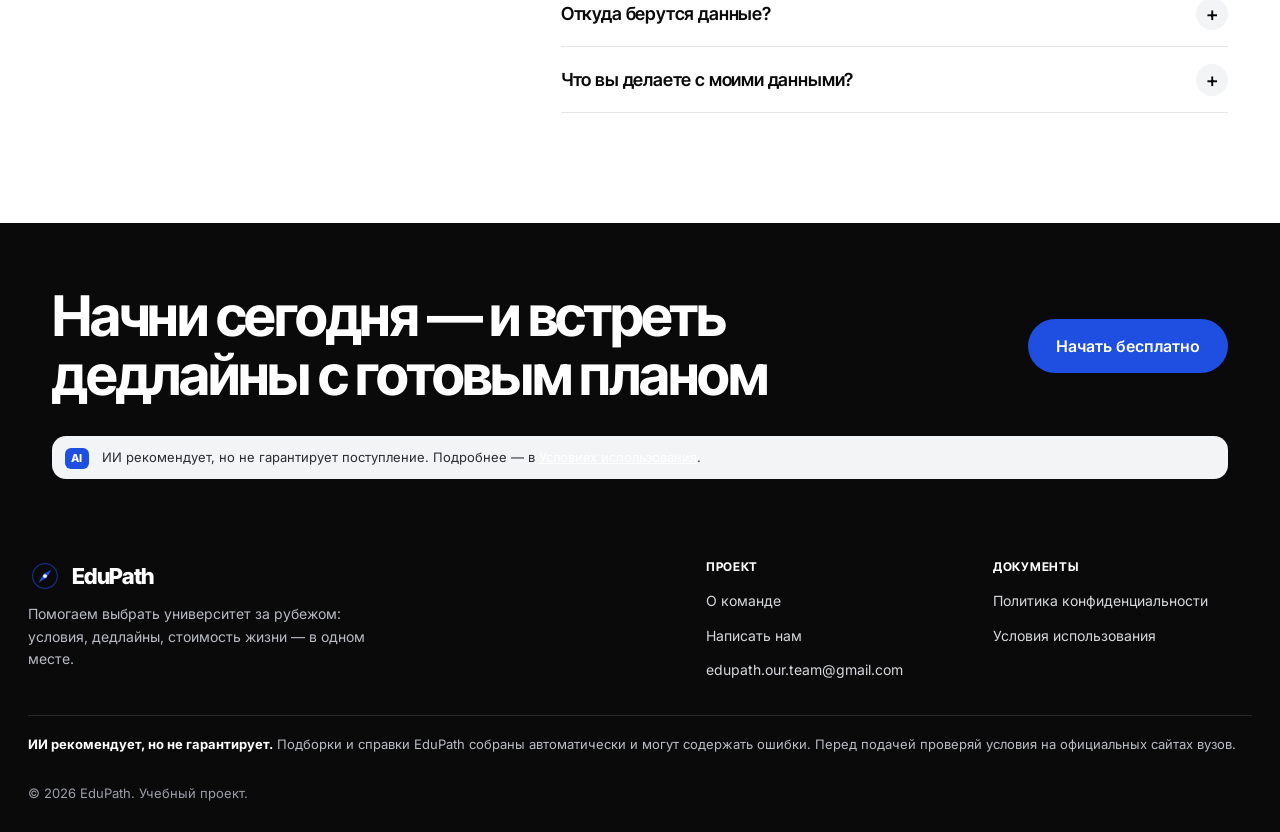
<file: profile.html>
<!DOCTYPE html>
<html lang="ru">
<head>
<script>/* Внутренние страницы только для вошедших: без входа — на лендинг */try{if(!localStorage.getItem("edupath_token")){location.replace("index.html");}}catch(e){}</script>
<meta charset="UTF-8">
<meta name="viewport" content="width=device-width, initial-scale=1.0">
<title>EduPath — Профиль</title>
<link rel="preconnect" href="https://fonts.googleapis.com">
<link rel="preconnect" href="https://fonts.gstatic.com" crossorigin>
<link href="https://fonts.googleapis.com/css2?family=Inter+Tight:wght@500;600;700;800&family=Inter:wght@400;500;600;700&display=swap" rel="stylesheet">
<style>
  :root{
    --cream:#FFFFFF; --cream-deep:#F3F4F6; --paper:#FFFFFF;
    --espresso:#0A0A0B; --bark:#0A0A0B; --clay:#1F4FE0; --caramel:#1F4FE0; --sand:#D9DBE0;
    --text-main:#0A0A0B; --text-muted:#5F636B; --line:#E6E8EC; --blue-soft:#D9E2FB; --blue-mid:#8FA8F0;
    --ease:cubic-bezier(0.22, 1, 0.36, 1);
  }
  *{ box-sizing:border-box; margin:0; padding:0; }
  body{ font-family:'Inter', sans-serif; background:#fff; color:var(--text-main); line-height:1.45; min-height:100vh; -webkit-font-smoothing:antialiased; overflow-x:hidden; }
  h1,h2,h3{ font-family:'Inter Tight', sans-serif; letter-spacing:-0.02em; }
  a{ text-decoration:none; color:inherit; }
  button{ font-family:inherit; cursor:pointer; border:none; background:none; color:inherit; }
  @keyframes pulse { 0%,80%,100%{ opacity:0.3; transform:scale(0.8);} 40%{ opacity:1; transform:scale(1.1);} }

  .loading{ display:flex; align-items:center; justify-content:center; min-height:calc(100vh - 200px); color:var(--text-muted); font-size:15px; gap:8px; }
  .loading-dots{ display:inline-flex; gap:6px; }
  .loading-dot{ width:8px; height:8px; border-radius:50%; background:var(--clay); animation:pulse 1.4s ease-in-out infinite; }
  .loading-dot:nth-child(2){ animation-delay:.2s; } .loading-dot:nth-child(3){ animation-delay:.4s; }
  .auth-required{ text-align:center; padding:80px 20px; max-width:560px; margin:60px auto; border:1px solid var(--line); border-radius:24px; }
  .auth-required h2{ font-size:28px; margin-bottom:12px; }
  .auth-required p{ color:var(--text-muted); margin-bottom:24px; }

  /* ---------- каркас: панель слева + содержимое ---------- */
  .pf{ display:grid; grid-template-columns:268px minmax(0,1fr); min-height:calc(100vh - 72px); background:linear-gradient(90deg,#0A0A0B 268px,#fff 268px); }
  .pf-side{ background:var(--espresso); color:#fff; padding:24px 18px; display:flex; flex-direction:column; gap:20px; position:sticky; top:0; height:100vh; overflow-y:auto; }
  .pf-me{ display:flex; gap:12px; align-items:center; padding:14px; border-radius:16px; background:#17171A; }
  .ava{ width:48px; height:48px; border-radius:50%; background:var(--clay); color:#fff; display:grid; place-items:center; font:700 20px 'Inter Tight',sans-serif; flex:none; }
  .pf-me b{ display:block; font-size:16px; } .pf-me small{ color:#9EA3AC; font-size:12px; word-break:break-all; }
  .pf-nav{ display:flex; flex-direction:column; gap:4px; }
  .pf-nav a{ display:flex; align-items:center; gap:12px; padding:11px 12px; border-radius:12px; color:#C9CCD2; font-weight:500; font-size:14px; transition:background .2s; }
  .pf-nav a:hover{ background:#1C1C20; color:#fff; }
  .pf-nav a svg{ width:18px; height:18px; stroke:currentColor; fill:none; stroke-width:1.8; flex:none; }
  .pf-nav a em{ margin-left:auto; font-style:normal; font-size:12px; background:#24242A; color:#fff; border-radius:999px; padding:1px 8px; }
  .pf-nav a.on{ background:var(--clay); color:#fff; } .pf-nav a.on em{ background:rgba(255,255,255,.22); }
  .pf-mini{ margin-top:auto; padding:16px; border-radius:16px; background:#17171A; }
  .pf-mini small{ color:#9EA3AC; font-size:12px; display:block; }
  .pf-mini b{ display:block; font-size:15px; margin:4px 0; }
  .pf-mini .bar{ height:8px; border-radius:9px; background:#2A2A30; margin:10px 0 4px; overflow:hidden; } .pf-mini .bar i{ display:block; height:100%; background:var(--clay); border-radius:9px; }
  .pf-out{ color:#9EA3AC; font-size:13px; display:flex; gap:8px; align-items:center; padding:4px 2px; }
  .pf-out:hover{ color:#fff; }

  .pf-main{ padding:28px 36px 64px; display:flex; flex-direction:column; gap:22px; min-width:0; max-width:1240px; }
  .anchor{ scroll-margin-top:80px; }

  /* баннер */
  .hero{ position:relative; border-radius:24px; overflow:hidden; color:#fff; min-height:270px; display:flex; align-items:flex-end; background:#000; }
  .hero > img{ position:absolute; inset:0; width:100%; height:100%; object-fit:cover; filter:grayscale(1) brightness(.8); }
  .hero::after{ content:""; position:absolute; inset:0; background:linear-gradient(90deg,rgba(10,10,11,.92) 0%,rgba(10,10,11,.55) 55%,rgba(10,10,11,.15) 100%); }
  .hero-in{ position:relative; z-index:1; padding:30px 32px; width:100%; display:flex; justify-content:space-between; align-items:flex-end; gap:24px; }
  .pill{ display:inline-block; background:var(--clay); color:#fff; font-size:11px; font-weight:700; letter-spacing:.08em; text-transform:uppercase; padding:6px 11px; border-radius:999px; }
  .hero h1{ font-size:44px; line-height:1.05; margin:14px 0 8px; }
  .hero p{ color:#D5D8DE; max-width:460px; }
  .hero-me{ display:none; gap:12px; align-items:center; margin-bottom:16px; } .hero-me small{ color:#C9CCD2; font-size:12px; }
  .next{ background:rgba(255,255,255,.1); border:1px solid rgba(255,255,255,.25); backdrop-filter:blur(8px); -webkit-backdrop-filter:blur(8px); border-radius:18px; padding:16px 18px; width:310px; flex:none; }
  .next small{ color:#C9CCD2; font-size:12px; } .next b{ display:block; font-size:17px; margin:4px 0 2px; }
  .count{ display:flex; gap:6px; margin:12px 0 14px; } .count span{ flex:1; background:rgba(255,255,255,.12); border-radius:10px; text-align:center; padding:6px 0; font-size:11px; color:#C9CCD2; } .count span b{ font-size:20px; color:#fff; margin:0; }
  .btn{ display:inline-flex; align-items:center; justify-content:center; gap:8px; background:var(--clay); color:#fff; border-radius:12px; padding:12px 18px; font-weight:600; font-size:14px; transition:background .2s, transform .2s; }
  .btn:hover{ background:#3A66F0; transform:translateY(-1px); }
  .btn.ghost{ background:rgba(255,255,255,.12); border:1px solid rgba(255,255,255,.35); }
  .btn.light{ background:#fff; color:var(--clay); }
  .btn.gray{ background:var(--cream-deep); color:var(--espresso); } .btn.gray:hover{ background:var(--sand); }
  .btn.w{ width:100%; }

  /* вкладки на телефоне */
  .tabs{ display:none; gap:8px; overflow-x:auto; scrollbar-width:none; position:sticky; top:0; z-index:5; background:#fff; padding:10px 16px; margin:0 -16px; }
  .tabs::-webkit-scrollbar{ display:none; }
  .tabs a{ padding:9px 14px; border-radius:999px; border:1px solid var(--line); font-size:13px; font-weight:600; white-space:nowrap; }
  .tabs a.on{ background:var(--espresso); color:#fff; border-color:var(--espresso); }

  /* цифры */
  .stats{ display:grid; grid-template-columns:repeat(4,1fr); gap:14px; }
  .stat{ border:1px solid var(--line); border-radius:18px; padding:16px 18px; display:flex; flex-direction:column; gap:4px; }
  .stat small{ color:var(--text-muted); font-size:13px; } .stat .num{ font:700 32px 'Inter Tight',sans-serif; letter-spacing:-.02em; }
  .stat.k{ background:var(--espresso); color:#fff; border-color:var(--espresso); } .stat.k small{ color:#9EA3AC; }
  .spark{ display:flex; gap:5px; align-items:flex-end; height:30px; margin-top:auto; } .spark i{ flex:1; background:var(--clay); border-radius:4px; min-height:3px; } .spark i.z{ background:var(--line); }
  .flames{ display:flex; gap:5px; margin-top:auto; } .flames i{ width:18px; height:18px; border-radius:6px; background:var(--clay); } .flames i.o{ background:var(--line); }

  .sec-h{ display:flex; justify-content:space-between; align-items:baseline; gap:12px; }
  .sec-h h2{ font-size:24px; } .sec-h a, .sec-h button{ color:var(--clay); font-weight:600; font-size:14px; }

  /* вузы */
  .unis{ display:grid; grid-template-columns:repeat(3,1fr); gap:16px; }
  .uni{ border-radius:20px; overflow:hidden; border:1px solid var(--line); background:#fff; cursor:pointer; transition:transform .25s var(--ease), box-shadow .25s; }
  .uni:hover{ transform:translateY(-3px); box-shadow:0 14px 28px -18px rgba(10,10,11,.35); }
  .uni .ph{ height:130px; position:relative; background:#222; }
  .uni .ph img{ width:100%; height:100%; object-fit:cover; filter:grayscale(1); }
  .uni .star{ position:absolute; right:12px; top:12px; width:34px; height:34px; border-radius:50%; background:#fff; display:grid; place-items:center; color:var(--clay); font-size:17px; }
  .uni .star:hover{ background:var(--espresso); color:#fff; }
  .uni .cc{ position:absolute; left:12px; top:12px; background:var(--espresso); color:#fff; font-size:11px; font-weight:700; padding:5px 9px; border-radius:999px; max-width:60%; overflow:hidden; text-overflow:ellipsis; white-space:nowrap; }
  .uni .bd{ padding:14px 16px 16px; } .uni h3{ font-size:17px; margin-bottom:2px; } .uni small{ color:var(--text-muted); font-size:12px; }
  .dl{ margin-top:12px; display:flex; justify-content:space-between; gap:8px; font-size:12px; color:var(--text-muted); } .dl b{ color:var(--espresso); white-space:nowrap; }
  .dbar{ height:6px; border-radius:9px; background:var(--cream-deep); margin-top:6px; overflow:hidden; } .dbar i{ display:block; height:100%; background:var(--clay); } .dbar.hot i{ background:var(--espresso); }

  .two{ display:grid; grid-template-columns:1.25fr 1fr; gap:16px; align-items:start; }
  .card{ border:1px solid var(--line); border-radius:20px; padding:20px 22px; min-width:0; }
  .card h3{ font-size:19px; margin-bottom:4px; } .card > small, .card .sub{ color:var(--text-muted); font-size:13px; }
  .seg{ display:flex; height:14px; border-radius:9px; overflow:hidden; margin:16px 0 10px; background:var(--cream-deep); }
  .leg{ display:grid; grid-template-columns:1fr 1fr; gap:6px 12px; font-size:12px; color:var(--text-muted); }
  .leg span::before{ content:""; display:inline-block; width:9px; height:9px; border-radius:3px; margin-right:6px; background:var(--c); }
  .rec-cat{ margin-top:14px; } .rec-cat > b{ font-size:13px; display:flex; align-items:center; gap:8px; } .rec-cat > b::before{ content:""; width:9px; height:9px; border-radius:3px; background:var(--c); }
  .rec{ display:flex; align-items:flex-start; gap:12px; padding:10px 0; border-top:1px solid var(--line); cursor:pointer; margin-top:8px; }
  .rec:hover b{ color:var(--clay); }
  .rec .ic{ width:38px; height:38px; border-radius:10px; background:var(--cream-deep); display:grid; place-items:center; font:700 13px 'Inter Tight',sans-serif; color:var(--espresso); flex:none; }
  .rec small{ display:block; color:var(--text-muted); font-size:12px; } .rec p{ font-size:12px; color:var(--text-main); opacity:.85; margin-top:3px; }
  .rec .go{ margin-left:auto; color:var(--clay); font-weight:700; flex:none; }
  .more-btn{ margin-top:10px; color:var(--clay); font-weight:600; font-size:13px; }
  .old-tests{ margin-top:14px; border-top:1px solid var(--line); padding-top:10px; font-size:13px; color:var(--text-muted); }

  .chart{ display:flex; gap:10px; align-items:flex-end; height:150px; margin-top:18px; }
  .chart div{ flex:1; display:flex; flex-direction:column; align-items:center; gap:6px; font-size:11px; color:var(--text-muted); height:100%; justify-content:flex-end; }
  .chart div i{ width:100%; border-radius:8px 8px 4px 4px; background:var(--blue-soft); min-height:4px; } .chart div.t i{ background:var(--clay); }
  .chart-sum{ display:flex; justify-content:space-between; font-size:13px; color:var(--text-muted); margin-top:12px; } .chart-sum b{ color:var(--espresso); }

  .quote{ background:var(--clay); color:#fff; border-radius:20px; padding:24px 26px; position:relative; overflow:hidden; display:flex; flex-direction:column; justify-content:space-between; gap:18px; }
  .quote::before{ content:"\201C"; position:absolute; right:18px; top:-30px; font-size:180px; font-family:Georgia,serif; opacity:.18; }
  .quote p{ font:600 21px/1.35 'Inter Tight',sans-serif; max-width:90%; } .quote small{ display:block; margin-top:12px; color:#D9E2FB; }
  .quote .acts{ display:flex; gap:8px; flex-wrap:wrap; align-items:center; }
  .qpager{ display:inline-flex; align-items:center; gap:8px; font-size:13px; color:#D9E2FB; margin-right:4px; }
  .qnav{ width:38px; height:38px; border-radius:50%; background:rgba(255,255,255,.14); border:1px solid rgba(255,255,255,.35); color:#fff; font-size:20px; line-height:1; }
  .qnav:hover{ background:rgba(255,255,255,.26); }
  .tl{ display:flex; flex-direction:column; margin-top:12px; }
  .tl div{ display:flex; gap:14px; padding:11px 0; border-top:1px solid var(--line); align-items:center; cursor:pointer; }
  .tl .d{ width:54px; text-align:center; border-radius:10px; background:var(--cream-deep); padding:5px 0; font-size:11px; color:var(--text-muted); flex:none; } .tl .d b{ display:block; font-size:18px; color:var(--espresso); }
  .tl .d.h{ background:var(--espresso); color:#C9CCD2; } .tl .d.h b{ color:#fff; }
  .tl small{ display:block; color:var(--text-muted); font-size:12px; }
  .tl .src{ margin-left:auto; font-size:11px; color:var(--text-muted); background:var(--cream-deep); border-radius:999px; padding:3px 8px; white-space:nowrap; }

  .empty{ border:1px dashed var(--sand); border-radius:16px; padding:28px 20px; text-align:center; font-size:14px; color:var(--text-muted); line-height:1.6; }
  .empty a{ color:var(--clay); font-weight:600; }
  .empty-mini{ padding:14px; background:var(--cream-deep); border-radius:10px; font-size:13px; color:var(--text-muted); text-align:center; }
  details.log{ margin-top:14px; } details.log summary{ cursor:pointer; color:var(--clay); font-weight:600; font-size:14px; list-style:none; } details.log summary::-webkit-details-marker{ display:none; }
  details.log[open] summary{ margin-bottom:12px; }
  .grp{ display:flex; flex-direction:column; gap:16px; }
  .grp .sec-h h2{ font-size:24px; }
  .hist-card details.hist{ border-top:1px solid var(--line); margin-top:10px; }
  details.hist summary{ list-style:none; display:flex; align-items:center; gap:12px; padding:12px 0 2px; cursor:pointer; }
  details.hist summary::-webkit-details-marker{ display:none; }
  details.hist .hd{ font-weight:700; } details.hist .hn{ color:var(--text-muted); font-size:13px; } details.hist .hc{ margin-left:auto; color:var(--text-muted); transition:transform .2s; }
  details.hist[open] .hc{ transform:rotate(180deg); }
  .hist-grid{ display:grid; grid-template-columns:repeat(auto-fill,minmax(260px,1fr)); gap:0 18px; }
  .hist-grid .rec .ic{ box-shadow:inset 3px 0 0 var(--c); }
  .set-ov{ position:fixed; inset:0; background:rgba(10,10,11,.5); backdrop-filter:blur(3px); -webkit-backdrop-filter:blur(3px); z-index:9000; display:flex; align-items:flex-start; justify-content:center; padding:70px 16px 16px; }
  .set-ov[hidden]{ display:none; }
  .set-box{ background:#fff; border-radius:20px; width:100%; max-width:560px; max-height:calc(100vh - 90px); overflow-y:auto; padding:20px 22px 22px; box-shadow:0 30px 70px -20px rgba(0,0,0,.45); display:flex; flex-direction:column; gap:16px; }
  .set-head{ display:flex; align-items:center; gap:12px; } .set-head h3{ font-size:20px; } .set-head small{ color:var(--text-muted); font-size:12px; }
  .set-x{ margin-left:auto; width:36px; height:36px; border-radius:50%; background:var(--cream-deep); font-size:15px; } .set-x:hover{ background:var(--sand); }
  .set-box .section{ margin:0; } .set-box .btn-logout{ align-self:flex-start; }
  @media (min-width:901px){ .set-ov{ justify-content:flex-start; align-items:center; padding:16px 16px 16px 284px; } }
  .section-title{ font-size:20px; margin-bottom:6px; } .section-sub{ font-size:14px; color:var(--text-muted); margin-bottom:16px; }
  .btn-logout{ display:inline-flex; align-items:center; gap:8px; padding:12px 22px; border-radius:10px; background:var(--cream-deep); color:var(--espresso); font-size:14px; font-weight:500; }
  .btn-logout:hover{ background:var(--sand); }
  .empty-state{ border:1px dashed var(--sand); border-radius:16px; padding:28px 20px; text-align:center; font-size:14px; color:var(--text-muted); } .empty-state a{ color:var(--clay); font-weight:600; }

  /* Учёба по дням (страница «Фокус») */
  .study-streak{ display:inline-flex; align-items:center; gap:8px; font-size:13px; color:var(--bark); background:var(--paper); border:1px solid var(--line); border-radius:999px; padding:6px 14px; margin-bottom:16px; }
  .study-streak b{ font-family:'Inter Tight', serif; font-size:16px; color:var(--espresso); }
  .study-days{ display:flex; flex-direction:column; gap:10px; }
  .study-day{ background:var(--paper); border:1px solid var(--line); border-radius:16px; padding:16px 20px; transition:border-color .3s var(--ease); }
  .study-day:hover{ border-color:var(--sand); }
  .study-day-head{ display:flex; justify-content:space-between; align-items:baseline; gap:12px; margin-bottom:8px; }
  .study-day-date{ font-family:'Inter Tight', serif; font-size:17px; font-weight:600; color:var(--espresso); }
  .study-day-total{ font-size:13px; color:var(--text-muted); white-space:nowrap; }
  .study-items{ display:flex; flex-direction:column; gap:4px; }
  .study-item{ display:flex; justify-content:space-between; gap:12px; font-size:14px; padding:6px 0; border-top:1px solid rgba(10,10,11,.07); }
  .study-item:first-child{ border-top:none; }
  .study-item b{ font-weight:600; color:var(--espresso); }
  .study-item span.dur{ font-family:'Inter Tight', serif; font-weight:600; color:var(--bark); white-space:nowrap; }
  .study-more{ margin-top:12px; font-size:13px; color:var(--clay); font-weight:600; text-decoration:underline; text-underline-offset:3px; }

  /* Сохранённые цитаты */
  .quotes-grid{ display:grid; grid-template-columns:repeat(auto-fill, minmax(300px, 1fr)); gap:12px; }
  .quote-mini{ position:relative; background:var(--espresso); color:var(--paper); border-radius:16px; padding:20px 56px 18px 20px; }
  .quote-mini p{ font-family:'Inter Tight', serif; font-size:17px; line-height:1.35; }
  .quote-mini .qa{ font-size:13px; color:var(--sand); margin-top:10px; }
  .quote-mini .qa::before{ content:"— "; }
  .quote-mini .qx{ position:absolute; top:14px; right:14px; width:32px; height:32px; border-radius:50%; display:grid; place-items:center; color:var(--espresso); background:var(--caramel); transition:transform .2s var(--ease), opacity .2s; }
  .quote-mini .qx:hover{ transform:scale(1.08); }
  .quote-mini .qx svg{ width:17px; height:17px; }

  /* ---------- Управление данными ---------- */
  .data-list{ display:grid; grid-template-columns:repeat(auto-fill, minmax(240px, 1fr)); gap:10px; margin-bottom:16px; }
  .data-opt{ display:flex; align-items:center; gap:12px; padding:14px 16px; background:var(--paper); border:1.5px solid var(--line); border-radius:12px; cursor:pointer; transition:border-color .2s, background .2s; font-size:14px; color:var(--text-main); }
  .data-opt:hover{ border-color:var(--sand); }
  .data-opt input{ width:18px; height:18px; accent-color:var(--clay); flex-shrink:0; margin:0; }
  .data-opt:has(input:checked){ border-color:var(--clay); background:var(--cream); }
  .btn-danger-soft, .btn-danger{ display:inline-flex; align-items:center; gap:8px; padding:12px 22px; border-radius:10px; font-weight:600; font-size:14px; border:0; cursor:pointer; font-family:inherit; transition:transform .2s var(--ease), background .2s, opacity .2s; }
  .btn-danger-soft{ background:var(--cream-deep); color:#9B2C1F; }
  .btn-danger-soft:hover{ background:#F3D9CF; transform:translateY(-2px); }
  .btn-danger{ background:#B3362A; color:#fff; }
  .btn-danger:hover{ background:#962B20; transform:translateY(-2px); }
  .btn-danger:disabled, .btn-danger-soft:disabled{ opacity:.45; cursor:not-allowed; transform:none; }
  .danger-box{ margin-top:22px; padding:18px 20px; border:1.5px dashed rgba(179,54,42,.45); border-radius:14px; display:flex; gap:16px; align-items:center; justify-content:space-between; flex-wrap:wrap; }
  .danger-box h3{ margin:0 0 4px; font-size:16px; color:#9B2C1F; }
  .danger-box p{ margin:0; font-size:13px; color:var(--text-muted); max-width:520px; line-height:1.5; }
  .dm-overlay{ position:fixed; inset:0; background:rgba(10,10,11,.55); backdrop-filter:blur(4px); display:flex; align-items:center; justify-content:center; padding:20px; z-index:9990; }
  .dm-overlay[hidden]{ display:none; }
  .dm{ background:var(--paper); border-radius:16px; max-width:440px; width:100%; padding:26px 24px 22px; box-shadow:0 20px 60px rgba(0,0,0,.25); max-height:92vh; overflow-y:auto; }
  .dm h3{ margin:0 0 12px; font-size:20px; }
  .dm ul{ margin:6px 0 12px; padding-left:20px; font-size:14px; line-height:1.6; }
  .dm .dm-note{ font-size:12.5px; color:var(--text-muted); margin:0 0 14px; }
  .dm label{ display:block; font-size:13px; margin-bottom:6px; color:var(--bark); }
  .dm input[type=text]{ width:100%; box-sizing:border-box; padding:11px 12px; border:1.5px solid var(--line); border-radius:10px; font-size:15px; font-family:inherit; background:#fff; letter-spacing:.04em; }
  .dm input[type=text]:focus{ outline:none; border-color:var(--clay); }
  .dm .dm-err{ color:#B3362A; font-size:13px; min-height:18px; margin:8px 0 0; }
  .dm .dm-actions{ display:flex; gap:10px; justify-content:flex-end; margin-top:14px; flex-wrap:wrap; }


  @media (max-width:1180px){ .stats{ grid-template-columns:repeat(2,1fr); } .unis{ grid-template-columns:repeat(2,1fr); } .two{ grid-template-columns:1fr; } .next{ width:280px; } }
  @media (max-width:900px){
    .pf{ display:block; background:#fff; } .pf-side{ display:none; }
    .pf-main{ padding:0 16px 48px; gap:18px; }
    .hero{ border-radius:0; margin:0 -16px; min-height:0; }
    .hero-in{ flex-direction:column; align-items:stretch; padding:22px 18px 18px; }
    .hero h1{ font-size:32px; } .next{ width:auto; }
    .hero-me{ display:flex; }
    .tabs{ display:flex; }
    .unis{ display:flex; overflow-x:auto; scroll-snap-type:x mandatory; margin-right:-16px; padding-right:16px; scrollbar-width:none; } .unis::-webkit-scrollbar{ display:none; }
    .uni{ min-width:260px; scroll-snap-align:start; }
    .stats{ gap:10px; } .stat .num{ font-size:24px; }
    .quote p{ font-size:18px; }
  }
</style>
<link rel="stylesheet" href="edupath.css?v=3">
<link rel="stylesheet" href="edupath-d.css?v=2">
</head>
<body>

<header class="ep-header" id="siteHeader" data-variant="app"></header>
<script src="layout.js?v=5"></script>
<script src="edupath-d.js?v=3"></script>

<div id="mainContent"><div class="loading"><span>Загрузка профиля</span><span class="loading-dots"><span class="loading-dot"></span><span class="loading-dot"></span><span class="loading-dot"></span></span></div></div>

<script src="i18n.js?v=9"></script>
<script src="auth.js"></script>
<script src="deadlines.js?v=2"></script>
<script>
/* ============================================================
   EduPath — Профиль (v2): панель слева, обзор, вузы, тест, учёба, цитаты, настройки
   ============================================================ */
const P = {
  ru: { nav_ts: "Тесты и учёба", nav_qd: "Дедлайны", hist_t: "История тестов", hist_sub: "Все тесты сохраняются — открой любой, чтобы увидеть его вузы.", close: "Закрыть", pill: "Твой путь к поступлению", hello: "Привет, {n}!", sub_dl: "До ближайшего дедлайна {d} — {u}. Сохранено вузов: {s}.", sub_nodl: "Сохраняй вузы в каталоге и проходи тест — здесь появятся твои дедлайны.", next_t: "Ближайший дедлайн", days: "дней", hours: "часов", unis_w: "вузов", open: "Открыть досье →", no_next_t: "Пока нет дедлайнов", no_next_p: "Пройди тест или отметь звёздочкой вузы в каталоге — мы найдём их сроки подачи.", take_test: "Пройти тест →", to_catalog: "В каталог →",
    nav_over: "Обзор", nav_unis: "Мои вузы", nav_tests: "Результаты теста", nav_study: "Учёба", nav_quotes: "Цитаты", nav_set: "Настройки",
    st_saved: "Сохранено вузов", st_tests: "Тестов пройдено", st_last: "последний — {d}", st_none: "ещё не проходил", st_week: "Учёба за неделю", st_streak: "Серия дней", st_best: "рекорд — {b}", st_from_test: "+{n} из теста",
    my_unis: "Мои университеты", all_n: "Все {n} →", less: "Свернуть", dl: "Дедлайн {d}", in_days: "через {n} дн.", today: "сегодня", tbd: "дедлайн уточняется", remove: "Убрать из избранного", site: "Сайт ↗", approx: "≈ ориентир — проверь на сайте",
    test_t: "Результат последнего теста", test_sub: "ИИ подобрал {n} университетов · {d}", test_more: "Показать все рекомендации", test_less: "Свернуть", old_tests: "Ещё тестов: {n} — открыть", rec_t: "Рекомендованные университеты",
    study_t: "Учёба по дням", study_sub: "Таймеры со страницы «Фокус» · последние 7 дней", study_total: "За неделю: {t}", study_open: "Вся история по дням", focus: "Открыть «Фокус» →",
    q_all: "Все цитаты · {n}", q_focus: "Цитата дня в «Фокусе»", q_none: "Сохраняй цитаты дня пером на странице «Фокус» — последняя появится здесь.",
    dl_t: "Ближайшие дедлайны", dl_sub: "Из избранного и результатов теста", src_saved: "избранное", src_test: "тест", dl_none: "Дедлайны появятся, когда в избранном или в тесте будут вузы из нашего списка.", dl_note: "Даты — для первого курса (бакалавриат), иностранных абитуриентов.",
    quotes_t: "Сохранённые цитаты", set_t: "Настройки", set_sub: "Выход из аккаунта и управление данными.", logout: "Выйти из аккаунта", mini_none: "Дедлайнов пока нет" },
  en: { nav_ts: "Tests & study", nav_qd: "Deadlines", hist_t: "Test history", hist_sub: "All tests are kept — open any to see its universities.", close: "Close", pill: "Your path to admission", hello: "Hi, {n}!", sub_dl: "Your nearest deadline is in {d} — {u}. Universities saved: {s}.", sub_nodl: "Save universities in the catalog and take the test — your deadlines will appear here.", next_t: "Nearest deadline", days: "days", hours: "hours", unis_w: "universities", open: "Open dossier →", no_next_t: "No deadlines yet", no_next_p: "Take the test or star universities in the catalog — we'll find their application deadlines.", take_test: "Take the test →", to_catalog: "Go to catalog →",
    nav_over: "Overview", nav_unis: "My universities", nav_tests: "Test results", nav_study: "Study", nav_quotes: "Quotes", nav_set: "Settings",
    st_saved: "Universities saved", st_tests: "Tests taken", st_last: "last — {d}", st_none: "not taken yet", st_week: "Study this week", st_streak: "Day streak", st_best: "best — {b}", st_from_test: "+{n} from the test",
    my_unis: "My universities", all_n: "All {n} →", less: "Show less", dl: "Deadline {d}", in_days: "in {n} days", today: "today", tbd: "deadline to be confirmed", remove: "Remove from favourites", site: "Website ↗", approx: "≈ estimate — check the website",
    test_t: "Latest test result", test_sub: "AI recommended {n} universities · {d}", test_more: "Show all recommendations", test_less: "Show less", old_tests: "More tests: {n} — open", rec_t: "Recommended universities",
    study_t: "Study by day", study_sub: "Timers from the Focus page · last 7 days", study_total: "This week: {t}", study_open: "Full daily history", focus: "Open Focus →",
    q_all: "All quotes · {n}", q_focus: "Quote of the day in Focus", q_none: "Save the quote of the day on the Focus page — the latest one will appear here.",
    dl_t: "Upcoming deadlines", dl_sub: "From favourites and test results", src_saved: "favourite", src_test: "test", dl_none: "Deadlines appear once your favourites or test include universities from our list.", dl_note: "Dates are for first-year (bachelor's) international applicants.",
    quotes_t: "Saved quotes", set_t: "Settings", set_sub: "Log out and manage your data.", logout: "Log out", mini_none: "No deadlines yet" },
  kk: { nav_ts: "Тесттер мен оқу", nav_qd: "Мерзімдер", hist_t: "Тесттер тарихы", hist_sub: "Барлық тесттер сақталады — университеттерін көру үшін кез келгенін аш.", close: "Жабу", pill: "Түсуге апаратын жолың", hello: "Сәлем, {n}!", sub_dl: "Ең жақын мерзімге дейін {d} — {u}. Сақталған университеттер: {s}.", sub_nodl: "Каталогтан университеттерді сақта және тест тапсыр — мерзімдерің осында шығады.", next_t: "Ең жақын мерзім", days: "күн", hours: "сағат", unis_w: "университет", open: "Досьені ашу →", no_next_t: "Әзірге мерзім жоқ", no_next_p: "Тест тапсыр немесе каталогта университеттерді жұлдызшамен белгіле — олардың тапсыру мерзімін табамыз.", take_test: "Тест тапсыру →", to_catalog: "Каталогқа →",
    nav_over: "Шолу", nav_unis: "Менің университеттерім", nav_tests: "Тест нәтижелері", nav_study: "Оқу", nav_quotes: "Дәйексөздер", nav_set: "Баптаулар",
    st_saved: "Сақталған университеттер", st_tests: "Тапсырылған тесттер", st_last: "соңғысы — {d}", st_none: "әлі тапсырылмаған", st_week: "Аптадағы оқу", st_streak: "Күндер сериясы", st_best: "рекорд — {b}", st_from_test: "+{n} тесттен",
    my_unis: "Менің университеттерім", all_n: "Барлығы {n} →", less: "Жию", dl: "Мерзім {d}", in_days: "{n} күннен кейін", today: "бүгін", tbd: "мерзім нақтылануда", remove: "Таңдаулыдан алу", site: "Сайт ↗", approx: "≈ болжам — сайттан тексер",
    test_t: "Соңғы тест нәтижесі", test_sub: "ЖИ {n} университет ұсынды · {d}", test_more: "Барлық ұсыныстарды көрсету", test_less: "Жию", old_tests: "Тағы тесттер: {n} — ашу", rec_t: "Ұсынылған университеттер",
    study_t: "Күндер бойынша оқу", study_sub: "«Фокус» бетіндегі таймерлер · соңғы 7 күн", study_total: "Аптада: {t}", study_open: "Күндер бойынша толық тарих", focus: "«Фокусты» ашу →",
    q_all: "Барлық дәйексөздер · {n}", q_focus: "«Фокустағы» күн дәйексөзі", q_none: "«Фокус» бетінде күн дәйексөзін қаламмен сақта — соңғысы осында шығады.",
    dl_t: "Жақын мерзімдер", dl_sub: "Таңдаулыдан және тест нәтижелерінен", src_saved: "таңдаулы", src_test: "тест", dl_none: "Таңдаулыда немесе тестте біздің тізімдегі университеттер болғанда мерзімдер шығады.", dl_note: "Күндер — бірінші курсқа (бакалавриат) түсетін шетелдіктер үшін.",
    quotes_t: "Сақталған дәйексөздер", set_t: "Баптаулар", set_sub: "Аккаунттан шығу және деректерді басқару.", logout: "Аккаунттан шығу", mini_none: "Әзірге мерзім жоқ" },
  ky: { nav_ts: "Тесттер жана окуу", nav_qd: "Мөөнөттөр", hist_t: "Тесттердин тарыхы", hist_sub: "Бардык тесттер сакталат — университеттерин көрүү үчүн каалаганын ач.", close: "Жабуу", pill: "Тапшырууга карай жолуң", hello: "Салам, {n}!", sub_dl: "Эң жакынкы мөөнөткө чейин {d} — {u}. Сакталган университеттер: {s}.", sub_nodl: "Каталогдон университеттерди сакта жана тест тапшыр — мөөнөттөрүң ушул жерде чыгат.", next_t: "Эң жакынкы мөөнөт", days: "күн", hours: "саат", unis_w: "университет", open: "Досьени ачуу →", no_next_t: "Азырынча мөөнөт жок", no_next_p: "Тест тапшыр же каталогдо университеттерди жылдызча менен белгиле — алардын тапшыруу мөөнөтүн табабыз.", take_test: "Тест тапшыруу →", to_catalog: "Каталогго →",
    nav_over: "Сереп", nav_unis: "Менин университеттерим", nav_tests: "Тест жыйынтыктары", nav_study: "Окуу", nav_quotes: "Цитаталар", nav_set: "Жөндөөлөр",
    st_saved: "Сакталган университеттер", st_tests: "Тапшырылган тесттер", st_last: "акыркысы — {d}", st_none: "азырынча тапшырыла элек", st_week: "Жумадагы окуу", st_streak: "Күндөр сериясы", st_best: "рекорд — {b}", st_from_test: "+{n} тесттен",
    my_unis: "Менин университеттерим", all_n: "Баары {n} →", less: "Жыйноо", dl: "Мөөнөт {d}", in_days: "{n} күндөн кийин", today: "бүгүн", tbd: "мөөнөт такталууда", remove: "Тандалгандардан алуу", site: "Сайт ↗", approx: "≈ болжол — сайттан текшер",
    test_t: "Акыркы тесттин жыйынтыгы", test_sub: "ЖИ {n} университет сунуштады · {d}", test_more: "Бардык сунуштарды көрсөтүү", test_less: "Жыйноо", old_tests: "Дагы тесттер: {n} — ачуу", rec_t: "Сунушталган университеттер",
    study_t: "Күндөр боюнча окуу", study_sub: "«Фокус» барагындагы таймерлер · акыркы 7 күн", study_total: "Жумада: {t}", study_open: "Күндөр боюнча толук тарых", focus: "«Фокусту» ачуу →",
    q_all: "Бардык цитаталар · {n}", q_focus: "«Фокустагы» күндүн цитатасы", q_none: "«Фокус» барагында күндүн цитатасын калем менен сакта — акыркысы ушул жерде чыгат.",
    dl_t: "Жакынкы мөөнөттөр", dl_sub: "Тандалгандардан жана тест жыйынтыктарынан", src_saved: "тандалган", src_test: "тест", dl_none: "Тандалгандарда же тестте биздин тизмедеги университеттер болгондо мөөнөттөр чыгат.", dl_note: "Даталар — биринчи курска (бакалавриат) тапшырган чет элдиктер үчүн.",
    quotes_t: "Сакталган цитаталар", set_t: "Жөндөөлөр", set_sub: "Аккаунттан чыгуу жана маалыматтарды башкаруу.", logout: "Аккаунттан чыгуу", mini_none: "Азырынча мөөнөт жок" },
  zh: { nav_ts: "测试与学习", nav_qd: "截止日期", hist_t: "测试记录", hist_sub: "所有测试都会保存——打开任意一次即可查看其大学。", close: "关闭", pill: "你的升学之路", hello: "你好，{n}！", sub_dl: "距离最近的截止日期还有 {d}——{u}。已收藏大学：{s} 所。", sub_nodl: "在目录中收藏大学并完成测试——你的截止日期会显示在这里。", next_t: "最近的截止日期", days: "天", hours: "小时", unis_w: "所大学", open: "打开档案 →", no_next_t: "暂无截止日期", no_next_p: "完成测试或在目录中给大学加星标——我们会找到它们的申请截止日期。", take_test: "参加测试 →", to_catalog: "前往目录 →",
    nav_over: "概览", nav_unis: "我的大学", nav_tests: "测试结果", nav_study: "学习", nav_quotes: "名言", nav_set: "设置",
    st_saved: "已收藏大学", st_tests: "已完成测试", st_last: "最近一次——{d}", st_none: "尚未参加", st_week: "本周学习", st_streak: "连续天数", st_best: "最佳——{b}", st_from_test: "+{n} 来自测试",
    my_unis: "我的大学", all_n: "全部 {n} →", less: "收起", dl: "截止 {d}", in_days: "{n} 天后", today: "今天", tbd: "截止日期待确认", remove: "从收藏中移除", site: "官网 ↗", approx: "≈ 参考日期——请在官网核实",
    test_t: "最近一次测试结果", test_sub: "AI 推荐了 {n} 所大学 · {d}", test_more: "显示全部推荐", test_less: "收起", old_tests: "更多测试：{n}——打开", rec_t: "推荐的大学",
    study_t: "每日学习", study_sub: "来自「专注」页面的计时 · 最近 7 天", study_total: "本周：{t}", study_open: "完整每日记录", focus: "打开「专注」→",
    q_all: "全部名言 · {n}", q_focus: "「专注」中的每日名言", q_none: "在「专注」页面用羽毛笔收藏每日名言——最新的一条会显示在这里。",
    dl_t: "即将到来的截止日期", dl_sub: "来自收藏和测试结果", src_saved: "收藏", src_test: "测试", dl_none: "当收藏或测试中包含我们列表里的大学时，截止日期会显示在这里。", dl_note: "日期适用于本科一年级国际申请者。",
    quotes_t: "已收藏的名言", set_t: "设置", set_sub: "退出账户并管理你的数据。", logout: "退出账户", mini_none: "暂无截止日期" }
};
const LOCALES = { ru: "ru-RU", en: "en-GB", zh: "zh-CN", kk: "kk-KZ", ky: "ky-KG" };
const PHOTOS = ["d-students.jpg", "d-graduation.jpg", "d-study.jpg", "d-desk.jpg", "d-airport.jpg", "d-hero.jpg", "d-phone.jpg"];
const CAT_COLORS = { academic: "#0A0A0B", lifestyle: "#1F4FE0", safe: "#8FA8F0", reach: "#C9CCD2" };

function escapeHtml(s) { return String(s == null ? "" : s).replace(/&/g, "&amp;").replace(/</g, "&lt;").replace(/>/g, "&gt;").replace(/"/g, "&quot;").replace(/'/g, "&#39;"); }
function escapeAttr(s) { return escapeHtml(s); }
function t(key, fallback) { return (window.I18N && window.I18N.t(key) !== key && window.I18N.t(key)) || fallback || key; }
function curLang() { try { return (window.I18N && window.I18N.getLang()) || localStorage.getItem("edupath_lang") || "ru"; } catch (e) { return "ru"; } }
function p(key, vars) { let s = (P[curLang()] || P.ru)[key] ?? P.ru[key] ?? key; if (vars) s = s.replace(/\{(\w+)\}/g, (m, k) => vars[k] != null ? vars[k] : m); return s; }
function fmtDay(iso, opts) { try { return new Intl.DateTimeFormat(LOCALES[curLang()] || "ru-RU", opts || { day: "numeric", month: "short" }).format(new Date(iso)); } catch (e) { return iso; } }
function initials(name) { return (String(name || "?").trim()[0] || "?").toUpperCase(); }
function abbr(name) { const w = String(name || "").replace(/[^A-Za-zА-Яа-яЁё ]/g, " ").split(/\s+/).filter(x => x && !/^(of|the|and|de|di|da|du|für|la|le)$/i.test(x)); return (w.length > 1 ? w.slice(0, 3).map(x => x[0]).join("") : (w[0] || "?").slice(0, 3)).toUpperCase(); }
function hashIdx(s, n) { let h = 0; for (const c of String(s)) h = (h * 31 + c.charCodeAt(0)) >>> 0; return h % n; }
function humanDur(sec) {
  sec = Math.max(0, Math.round(sec || 0));
  const h = Math.floor(sec / 3600), m = Math.floor((sec % 3600) / 60);
  const H = t("profile_study_h", "ч"), M = t("profile_study_m", "мин");
  if (h > 0) return h + " " + H + (m ? " " + String(m).padStart(2, "0") + " " + M : "");
  return Math.max(sec ? 1 : 0, m) + " " + M;
}
function dayTitle(iso) {
  const [y, m, d] = iso.split("-").map(Number);
  const opts = { day: "numeric", month: "long", weekday: "short" };
  if (y !== new Date().getFullYear()) opts.year = "numeric";
  try { return new Intl.DateTimeFormat(LOCALES[curLang()] || "ru-RU", opts).format(new Date(y, m - 1, d)); } catch (e) { return iso; }
}
const isoLocal = d => d.getFullYear() + "-" + String(d.getMonth() + 1).padStart(2, "0") + "-" + String(d.getDate()).padStart(2, "0");

/* ---------- ссылки в досье ---------- */
function uniHref(u, meta) {
  const q = new URLSearchParams({ uni: u.name });
  if (u.id) q.set("id", u.id);
  if (u.country) q.set("country", u.country);
  if (u.city) q.set("city", u.city);
  if (meta && meta.degree) q.set("degree", meta.degree);
  if (meta && meta.cit && meta.cit !== "XX") q.set("cit", meta.cit);
  return "universities.html?" + q.toString() + "#detailShell";
}

/* ---------- состояние ---------- */
const S = { user: null, saved: [], tests: [], study: null, quoteIds: null, qdata: null, showAllUnis: false, showAllRecs: false, showOldTests: false, studyShown: 10 };

/* все вузы с дедлайнами: из избранного и из последнего теста */
function deadlineList() {
  if (!window.EduDeadlines) return [];
  const seen = new Set(), out = [];
  const add = (u, src, meta) => {
    const key = window.EduDeadlines.norm(u.name); if (!u.name || seen.has(key)) return;
    const d = window.EduDeadlines.next(u.name); if (!d || !d.date) return;
    seen.add(key); out.push({ u, src, meta, d });
  };
  S.saved.forEach(u => add(u, "saved"));
  const last = S.tests[0], cats = (last && last.categories) || {};
  ["academic", "lifestyle", "safe", "reach"].forEach(k => (cats[k] || []).forEach(u => add(u, "test", cats.meta)));
  return out.sort((a, b) => a.d.date.localeCompare(b.d.date));
}

/* ---------- части страницы ---------- */
function navHtml(counts) {
  const ic = {
    over: '<svg viewBox="0 0 24 24"><path d="M4 11l8-7 8 7v9H4z"/></svg>',
    unis: '<svg viewBox="0 0 24 24"><path d="M12 3l2.7 5.6 6.1.9-4.4 4.3 1 6.1L12 17l-5.4 2.9 1-6.1L3.2 9.5l6.1-.9z"/></svg>',
    tests: '<svg viewBox="0 0 24 24"><circle cx="12" cy="12" r="9"/><circle cx="12" cy="12" r="5"/><circle cx="12" cy="12" r="1"/></svg>',
    study: '<svg viewBox="0 0 24 24"><circle cx="12" cy="13" r="8"/><path d="M12 9v4l3 2M9 2h6"/></svg>',
    quotes: '<svg viewBox="0 0 24 24"><path d="M6 17h4l2-4V7H6v6h3M14 17h4l2-4V7h-6v6h3"/></svg>',
    set: '<svg viewBox="0 0 24 24"><circle cx="12" cy="12" r="3"/><path d="M19 12a7 7 0 00-.1-1.2l2-1.6-2-3.4-2.4 1a7 7 0 00-2-1.2L14 3h-4l-.5 2.6a7 7 0 00-2 1.2l-2.4-1-2 3.4 2 1.6A7 7 0 005 12c0 .4 0 .8.1 1.2l-2 1.6 2 3.4 2.4-1a7 7 0 002 1.2L10 21h4l.5-2.6a7 7 0 002-1.2l2.4 1 2-3.4-2-1.6c.1-.4.1-.8.1-1.2z"/></svg>'
  };
  const items = [["over", "pOver"], ["unis", "pUnis", counts.saved], ["ts", "pTS", counts.tests, "tests"], ["qd", "pQD", counts.dls, "quotes"]];
  return items.map(([k, id, n, icon]) => `<a href="#${id}" data-nav="${id}">${ic[icon || k]}${escapeHtml(p("nav_" + k))}${n ? `<em>${n}</em>` : ""}</a>`).join("")
    + `<a href="#settings" data-open-settings>${ic.set}${escapeHtml(p("nav_set"))}</a>`;
}
function tabsHtml(counts) {
  const items = [["over", "pOver"], ["unis", "pUnis", counts.saved], ["ts", "pTS"], ["qd", "pQD"]];
  return items.map(([k, id, n]) => `<a href="#${id}" data-nav="${id}">${escapeHtml(p("nav_" + k))}${n ? " · " + n : ""}</a>`).join("")
    + `<a href="#settings" data-open-settings>${escapeHtml(p("nav_set"))}</a>`;
}

function heroHtml(first, dls) {
  const nx = dls[0];
  const sub = nx ? p("sub_dl", { d: nx.d.days + " " + p("days"), u: nx.u.name, s: S.saved.length }) : p("sub_nodl");
  let card;
  if (nx) {
    const hours = Math.max(0, Math.floor((new Date(nx.d.date + "T23:59:59") - new Date()) / 3600000) % 24);
    card = `<div class="next"><small>${escapeHtml(p("next_t"))}</small><b>${escapeHtml(nx.u.name)}</b>
      <small>${escapeHtml((nx.d.approx ? "≈ " : "") + window.EduDeadlines.fmt(nx.d.date) + " · " + nx.d.label)}</small>
      <div class="count"><span><b>${Math.max(0, nx.d.days)}</b>${escapeHtml(p("days"))}</span><span><b>${hours}</b>${escapeHtml(p("hours"))}</span><span><b>${dls.length}</b>${escapeHtml(p("unis_w"))}</span></div>
      <a class="btn w" href="${escapeAttr(uniHref(nx.u, nx.meta))}">${escapeHtml(p("open"))}</a></div>`;
  } else {
    card = `<div class="next"><small>${escapeHtml(p("no_next_t"))}</small><p style="color:#E3E5EA;font-size:14px;margin:6px 0 14px;">${escapeHtml(p("no_next_p"))}</p>
      <a class="btn w" href="${S.tests.length ? "universities.html" : "test.html"}">${escapeHtml(S.tests.length ? p("to_catalog") : p("take_test"))}</a></div>`;
  }
  return `<section class="hero anchor" id="pOver"><img src="assets/d/d-hero.jpg" alt="">
    <div class="hero-in"><div>
      <div class="hero-me"><div class="ava">${escapeHtml(initials(first))}</div><div><b>${escapeHtml(S.user.name || first)}</b><br><small>${escapeHtml(S.user.email || "")}</small></div></div>
      <span class="pill">${escapeHtml(p("pill"))}</span><h1>${escapeHtml(p("hello", { n: first }))}</h1><p>${escapeHtml(sub)}</p>
    </div>${card}</div></section>`;
}

function last7() {
  const days = (S.study && S.study.days) || [], map = {};
  days.forEach(d => { map[d.date] = d.total_sec || 0; });
  const out = [];
  for (let i = 6; i >= 0; i--) { const d = new Date(); d.setDate(d.getDate() - i); const k = isoLocal(d); out.push({ date: k, sec: map[k] || 0 }); }
  return out;
}

function statsHtml() {
  const last = S.tests[0];
  const testCount = last ? ["academic", "lifestyle", "safe", "reach"].reduce((n, k) => n + ((last.categories || {})[k] || []).length, 0) : 0;
  const w = last7(), wsum = w.reduce((a, x) => a + x.sec, 0), wmax = Math.max(1, ...w.map(x => x.sec));
  const streak = (S.study && S.study.streak) || 0, best = (S.study && S.study.best_streak) || 0;
  return `<div class="stats">
    <div class="stat k"><small>${escapeHtml(p("st_saved"))}</small><div class="num">${S.saved.length}</div><small>${testCount ? escapeHtml(p("st_from_test", { n: testCount })) : "&nbsp;"}</small></div>
    <div class="stat"><small>${escapeHtml(p("st_tests"))}</small><div class="num">${S.tests.length}</div><small>${last ? escapeHtml(p("st_last", { d: fmtDay(last.date) })) : escapeHtml(p("st_none"))}</small></div>
    <div class="stat"><small>${escapeHtml(p("st_week"))}</small><div class="num">${escapeHtml(humanDur(wsum))}</div><div class="spark">${w.map(x => `<i class="${x.sec ? "" : "z"}" style="height:${x.sec ? Math.max(12, Math.round(x.sec / wmax * 100)) : 10}%"></i>`).join("")}</div></div>
    <div class="stat"><small>${escapeHtml(p("st_streak"))}</small><div class="num">${streak}</div><div class="flames">${Array.from({ length: 7 }, (_, i) => `<i class="${i < Math.min(streak, 7) ? "" : "o"}"></i>`).join("")}</div>${best ? `<small style="margin-top:6px">${escapeHtml(p("st_best", { b: best }))}</small>` : ""}</div>
  </div>`;
}

function uniCardHtml(u) {
  const d = window.EduDeadlines ? window.EduDeadlines.next(u.name) : null;
  let dl = `<div class="dl"><span>${escapeHtml(p("tbd"))}</span></div>`;
  if (d && d.date) {
    const pct = Math.max(4, Math.min(100, Math.round(100 - d.days / 365 * 100)));
    dl = `<div class="dl" ${d.approx ? `title="${escapeAttr(p("approx"))}"` : ""}><span>${escapeHtml(p("dl", { d: (d.approx ? "≈ " : "") + window.EduDeadlines.fmt(d.date, { day: "numeric", month: "short" }) }))}</span><b>${escapeHtml(d.days <= 0 ? p("today") : p("in_days", { n: d.days }))}</b></div>
      <div class="dbar ${d.days <= 30 ? "hot" : ""}"><i style="width:${pct}%"></i></div><small style="display:block;margin-top:8px">${escapeHtml(d.label)}</small>`;
  }
  const photo = PHOTOS[hashIdx(u.name, PHOTOS.length)];
  return `<div class="uni" data-open="${escapeAttr(uniHref(u))}">
    <div class="ph"><img src="assets/d/${photo}" alt="" loading="lazy">${u.country ? `<span class="cc">${escapeHtml(u.country)}</span>` : ""}
      <button class="star" type="button" data-remove-saved="${escapeAttr(u.name)}" title="${escapeAttr(p("remove"))}" aria-label="${escapeAttr(p("remove"))}">★</button></div>
    <div class="bd"><h3>${escapeHtml(u.name)}</h3><small>${escapeHtml([u.city, u.country].filter(Boolean).join(" · "))}</small>${dl}</div></div>`;
}
function unisHtml() {
  if (!S.saved.length) return `<div class="empty">${escapeHtml(t("profile_empty_saved", "Ты пока не сохранил ни одного университета."))}<br><a href="universities.html">${escapeHtml(t("profile_empty_saved_hint", "Зайди в каталог и нажми на звёздочку рядом с вузом."))}</a></div>`;
  const list = S.showAllUnis ? S.saved : S.saved.slice(0, 6);
  return `<div class="unis">${list.map(uniCardHtml).join("")}</div>`;
}

function testHtml() {
  const last = S.tests[0];
  if (!last) return `<div class="card"><h3>${escapeHtml(p("test_t"))}</h3><div class="empty" style="margin-top:12px">${escapeHtml(t("profile_empty_tests", "Ты пока не проходил тест."))}<br><a href="test.html">${escapeHtml(t("profile_empty_tests_hint", "Пройти тест на подбор университета →"))}</a></div></div>`;
  const cats = last.categories || {}, meta = (cats.meta && typeof cats.meta === "object") ? cats.meta : {};
  const defs = [["academic", t("test_cat_academic", "По учебным показателям")], ["lifestyle", t("test_cat_lifestyle", "По желанию жить")], ["safe", t("test_cat_safe", "Куда шанс высокий")], ["reach", t("test_cat_reach", "Куда мог бы, но не дотягиваешь")]];
  const total = defs.reduce((n, [k]) => n + (cats[k] || []).length, 0) || 1;
  const seg = defs.map(([k]) => `<i style="width:${(cats[k] || []).length / total * 100}%;background:${CAT_COLORS[k]}"></i>`).join("");
  const leg = defs.map(([k, title]) => `<span style="--c:${CAT_COLORS[k]}">${escapeHtml(title)} — ${(cats[k] || []).length}</span>`).join("");
  const recs = defs.map(([k, title]) => {
    const list = cats[k] || [];
    if (!list.length) return "";
    return `<div class="rec-cat" style="--c:${CAT_COLORS[k]}"><b>${escapeHtml(title)}</b>${list.map(u => `
      <div class="rec" data-open="${escapeAttr(uniHref(u, meta))}"><span class="ic">${escapeHtml(abbr(u.name))}</span>
        <div><b>${escapeHtml(u.name || "—")}</b><small>${escapeHtml([u.city, u.country].filter(Boolean).join(", "))}</small>${u.reason ? `<p>${escapeHtml(u.reason)}</p>` : ""}</div><span class="go">→</span></div>`).join("")}</div>`;
  }).join("");
  const older = [];
  const olderHtml = older.length ? `<div class="old-tests"><button type="button" class="more-btn" data-old-tests>${escapeHtml(p("old_tests", { n: older.length }))}</button>
    ${S.showOldTests ? older.map(tt => { const c = tt.categories || {}, m = (c.meta && typeof c.meta === "object") ? c.meta : {}; const all = ["academic", "lifestyle", "safe", "reach"].flatMap(k => c[k] || []);
      return `<div style="margin-top:10px"><b style="color:var(--espresso)">${escapeHtml(fmtDay(tt.date, { day: "numeric", month: "long", year: "numeric" }))}</b>${all.slice(0, 8).map(u => `<div class="rec" data-open="${escapeAttr(uniHref(u, m))}"><span class="ic">${escapeHtml(abbr(u.name))}</span><div><b>${escapeHtml(u.name)}</b><small>${escapeHtml([u.city, u.country].filter(Boolean).join(", "))}</small></div><span class="go">→</span></div>`).join("")}</div>`; }).join("") : ""}</div>` : "";
  return `<div class="card" id="pTests"><h3>${escapeHtml(p("test_t"))}</h3><small>${escapeHtml(p("test_sub", { n: total, d: fmtDay(last.date, { day: "numeric", month: "long" }) }))}</small>
    <div class="seg">${seg}</div><div class="leg">${leg}</div>
    <div class="sub" style="margin-top:16px;font-weight:600;color:var(--espresso)">${escapeHtml(p("rec_t"))}</div>${recs}
</div>`;
}

function historyHtml() {
  if (S.tests.length < 2) return "";
  const rows = S.tests.map((tt, i) => {
    const c = tt.categories || {}, m = (c.meta && typeof c.meta === "object") ? c.meta : {};
    const all = ["academic", "lifestyle", "safe", "reach"].flatMap(k => (c[k] || []).map(u => Object.assign({ _k: k }, u)));
    return `<details class="hist" ${S.openHist === i ? "open" : ""} data-hist="${i}"><summary><span class="hd">${escapeHtml(fmtDay(tt.date, { day: "numeric", month: "long", year: "numeric" }))}</span>
      <span class="hn">${i === 0 ? escapeHtml(t("profile_last_test", "Последний тест")) + " · " : ""}${all.length} ${escapeHtml(t("profile_unis_found", "университетов найдено"))}</span><span class="hc">▾</span></summary>
      <div class="hist-grid">${all.map(u => `<div class="rec" data-open="${escapeAttr(uniHref(u, m))}" style="--c:${CAT_COLORS[u._k]}"><span class="ic">${escapeHtml(abbr(u.name))}</span><div><b>${escapeHtml(u.name)}</b><small>${escapeHtml([u.city, u.country].filter(Boolean).join(", "))}</small></div><span class="go">→</span></div>`).join("")}</div></details>`;
  }).join("");
  return `<div class="card hist-card"><h3>${escapeHtml(p("hist_t"))} · ${S.tests.length}</h3><small>${escapeHtml(p("hist_sub"))}</small>${rows}</div>`;
}
function studyHtml() {
  const w = last7(), max = Math.max(1, ...w.map(x => x.sec)), sum = w.reduce((a, x) => a + x.sec, 0), today = isoLocal(new Date());
  const bars = w.map(x => `<div class="${x.date === today ? "t" : ""}" title="${escapeAttr(humanDur(x.sec))}"><i style="height:${x.sec ? Math.max(6, Math.round(x.sec / max * 100)) : 3}%"></i>${escapeHtml(fmtDay(x.date + "T12:00:00", { weekday: "short" }))}</div>`).join("");
  return `<div class="card" id="pStudy"><h3>${escapeHtml(p("study_t"))}</h3><small>${escapeHtml(p("study_sub"))}</small>
    ${S.study === false ? `<div class="empty-mini" style="margin-top:14px">${escapeHtml(t("profile_study_err", "Не удалось загрузить."))}</div>` : `<div class="chart">${bars}</div>
    <div class="chart-sum"><span>${escapeHtml(p("study_total", { t: humanDur(sum) }))}</span><a href="focus.html" style="color:var(--clay);font-weight:600">${escapeHtml(p("focus"))}</a></div>
    <details class="log"><summary>${escapeHtml(p("study_open"))}</summary><div id="studyBox">${renderStudy(S.study)}</div></details>`}</div>`;
}

function quoteCardHtml() {
  const L = curLang(), byId = {};
  ((S.qdata && S.qdata.quotes) || []).forEach(q => { byId[q.id] = q; });
  const list = (Array.isArray(S.quoteIds) ? S.quoteIds : []).map(id => byId[id]).filter(Boolean);
  if (!list.length) return `<div class="quote"><p style="font-size:17px">${escapeHtml(p("q_none"))}</p><div class="acts"><a class="btn light" href="focus.html">${escapeHtml(p("q_focus"))}</a></div></div>`;
  S.qIdx = Math.min(S.qIdx || 0, list.length - 1);
  const q = list[S.qIdx], a = (S.qdata.authors && S.qdata.authors[q.author]) || {};
  const rm = escapeAttr(t("profile_quotes_remove", "Убрать из сохранённых"));
  const pager = list.length > 1 ? `<span class="qpager"><button type="button" class="qnav" data-qstep="-1" aria-label="‹">‹</button><span>${S.qIdx + 1} / ${list.length}</span><button type="button" class="qnav" data-qstep="1" aria-label="›">›</button></span>` : "";
  return `<div class="quote" id="pQuotes"><div><p>«${escapeHtml(q.text[L] || q.text.ru)}»</p><small>${escapeHtml(a[L] || a.ru || "")}</small></div>
    <div class="acts">${pager}<button type="button" class="btn ghost" data-remove-quote="${q.id}" title="${rm}">${rm}</button><a class="btn light" href="focus.html">${escapeHtml(p("q_focus"))}</a></div></div>`;
}
function deadlinesHtml(dls) {
  const rows = dls.slice(0, 5).map((x, i) => {
    const [y, m, d] = x.d.date.split("-").map(Number);
    const mon = fmtDay(x.d.date + "T12:00:00", { month: "short" });
    return `<div data-open="${escapeAttr(uniHref(x.u, x.meta))}"><span class="d ${i === 0 ? "h" : ""}"><b>${d}</b>${escapeHtml(mon)}</span>
      <span><b>${escapeHtml(x.u.name)}</b><small>${escapeHtml((x.d.approx ? "≈ " : "") + x.d.label)}</small></span><span class="src">${escapeHtml(p(x.src === "saved" ? "src_saved" : "src_test"))}</span></div>`;
  }).join("");
  return `<div class="card"><h3>${escapeHtml(p("dl_t"))}</h3><small>${escapeHtml(p("dl_sub"))}</small>
    ${rows ? `<div class="tl">${rows}</div><p class="sub" style="margin-top:10px;font-size:12px">${escapeHtml(p("dl_note"))}</p>` : `<div class="empty-mini" style="margin-top:14px">${escapeHtml(p("dl_none"))}</div>`}</div>`;
}

function miniHtml(dls) {
  const nx = dls[0];
  if (!nx) return `<div class="pf-mini"><small>${escapeHtml(p("next_t"))}</small><b>${escapeHtml(p("mini_none"))}</b></div>`;
  const pct = Math.max(4, Math.min(100, Math.round(100 - nx.d.days / 365 * 100)));
  return `<a class="pf-mini" href="${escapeAttr(uniHref(nx.u, nx.meta))}"><small>${escapeHtml(p("next_t"))}</small><b>${escapeHtml(nx.u.name)}</b>
    <div class="bar"><i style="width:${pct}%"></i></div><small>${escapeHtml(p("in_days", { n: Math.max(0, nx.d.days) }))} · ${escapeHtml(window.EduDeadlines.fmt(nx.d.date, { day: "numeric", month: "short" }))}</small></a>`;
}

/* ---------- старые блоки: история учёбы и цитаты ---------- */
function renderStudy(summary) {
  if (summary === false) return `<div class="empty-state">${t("profile_study_err", "Не удалось загрузить. Сервер просыпается — обнови страницу через полминуты.")}</div>`;
  const days = (summary && summary.days) || [];
  if (!days.length) return `<div class="empty-state">${t("profile_study_empty", "Пока нет сохранённых таймеров.")}<br><a href="focus.html">${t("profile_study_hint", "Запустить таймер →")}</a></div>`;
  const list = days.slice(0, S.studyShown).map(d => `
    <div class="study-day"><div class="study-day-head"><div class="study-day-date">${escapeHtml(dayTitle(d.date))}</div><div class="study-day-total">${t("profile_study_total", "всего")} ${escapeHtml(humanDur(d.total_sec))}</div></div>
      <div class="study-items">${(d.items || []).map(it => `<div class="study-item"><b>${escapeHtml(it.label)}</b><span class="dur">${escapeHtml(humanDur(it.sec))}</span></div>`).join("")}</div></div>`).join("");
  const more = days.length > S.studyShown ? `<button type="button" class="study-more" data-study-more>${t("profile_study_more", "Показать ещё")}</button>` : "";
  return `<div class="study-days">${list}</div>` + more;
}
function renderSavedQuotes(ids, data) {
  if (ids === false) return `<div class="empty-state">${t("profile_study_err", "Не удалось загрузить.")}</div>`;
  const L = curLang(), byId = {};
  ((data && data.quotes) || []).forEach(q => { byId[q.id] = q; });
  const list = (ids || []).map(id => byId[id]).filter(Boolean);
  if (!list.length) return `<div class="empty-state">${t("profile_quotes_empty", "Ты пока не сохранил ни одной цитаты.")}<br><a href="focus.html">${t("profile_quotes_hint", "Сохрани цитату дня пером на странице «Фокус» →")}</a></div>`;
  const quill = '<svg viewBox="0 0 24 24" fill="currentColor" stroke="currentColor" stroke-width="1.2" stroke-linejoin="round"><path d="M20.2 3.8c-5.6.4-10.6 3.6-13 8.6-.9 1.9-1.4 3.9-1.5 6l3.1-.5c2.2-.3 4.2-1.3 5.8-2.8l-2.4-.6 3.4-1.4c1.9-1.3 3.4-3.1 4.2-5.3.4-1.3.6-2.6.4-4z"/><path d="M16 8 4 20" fill="none" stroke-width="1.7" stroke-linecap="round"/></svg>';
  return `<div class="quotes-grid">` + list.map(q => {
    const a = (data.authors && data.authors[q.author]) || {}, title = escapeAttr(t("profile_quotes_remove", "Убрать из сохранённых"));
    return `<div class="quote-mini"><p>${escapeHtml(q.text[L] || q.text.ru)}</p><div class="qa">${escapeHtml(a[L] || a.ru || "")}</div>
      <button type="button" class="qx" data-remove-quote="${q.id}" title="${title}" aria-label="${title}">${quill}</button></div>`;
  }).join("") + `</div>`;
}
async function loadQuotesData() {
  if (S.qdata) return S.qdata;
  try { const r = await fetch("quotes.json", { cache: "no-cache" }); return await r.json(); } catch (e) { return null; }
}

/* ---------- сборка ---------- */
function paint() {
  const user = S.user, first = (user.name || user.email || "").split(/[ @]/)[0] || "";
  const dls = deadlineList();
  const counts = { saved: S.saved.length, tests: S.tests.length, quotes: Array.isArray(S.quoteIds) ? S.quoteIds.length : 0, dls: dls.length };
  document.getElementById("mainContent").innerHTML = `
  <div class="pf">
    <aside class="pf-side">
      <div class="pf-me"><div class="ava">${escapeHtml(initials(first))}</div><div><b>${escapeHtml(user.name || first)}</b><small>${escapeHtml(user.email || "")}</small></div></div>
      <nav class="pf-nav">${navHtml(counts)}</nav>
      ${miniHtml(dls)}
    </aside>
    <main class="pf-main">
      ${heroHtml(first, dls)}
      <nav class="tabs">${tabsHtml(counts)}</nav>
      ${statsHtml()}
      <div class="sec-h anchor" id="pUnis"><h2>${escapeHtml(p("my_unis"))}</h2>${S.saved.length > 6 ? `<button type="button" data-all-unis>${escapeHtml(S.showAllUnis ? p("less") : p("all_n", { n: S.saved.length }))}</button>` : `<a href="universities.html">${escapeHtml(p("to_catalog"))}</a>`}</div>
      ${unisHtml()}
      <section class="anchor grp" id="pTS"><div class="sec-h"><h2>${escapeHtml(p("nav_ts"))}</h2></div>
        <div class="two">${testHtml()}${studyHtml()}</div>${historyHtml()}</section>
      <section class="anchor grp" id="pQD"><div class="sec-h"><h2>${escapeHtml(p("nav_qd"))}</h2></div>
        <div class="two">${quoteCardHtml()}${deadlinesHtml(dls)}</div></section>
    </main>
  </div>
  <div class="set-ov" id="settingsModal" hidden><div class="set-box" role="dialog" aria-modal="true" aria-labelledby="setTitle">
    <div class="set-head"><div class="ava">${escapeHtml(initials(first))}</div><div><h3 id="setTitle">${escapeHtml(p("set_t"))}</h3><small>${escapeHtml(user.email || "")}</small></div>
      <button type="button" class="set-x" data-close-settings aria-label="${escapeAttr(p("close"))}">✕</button></div>
    <button class="btn-logout" type="button" data-auth-logout><svg viewBox="0 0 24 24" fill="none" stroke="currentColor" stroke-width="2" width="16" height="16"><path d="M9 21H5a2 2 0 01-2-2V5a2 2 0 012-2h4M16 17l5-5-5-5M21 12H9"/></svg><span>${escapeHtml(p("logout"))}</span></button>
    ${renderDataControls()}
  </div></div>`;
  watchNav();
}

let NAV_LOCK = 0;
function watchNav() {
  const links = document.querySelectorAll("[data-nav]");
  const mark = id => links.forEach(a => a.classList.toggle("on", a.dataset.nav === id));
  mark("pOver");
  if (!("IntersectionObserver" in window)) return;
  const io = new IntersectionObserver(es => { if (Date.now() < NAV_LOCK) return; es.forEach(e => { if (e.isIntersecting) mark(e.target.id); }); }, { rootMargin: "-25% 0px -65% 0px" });
  links.forEach(a => a.addEventListener("click", () => { NAV_LOCK = Date.now() + 1200; mark(a.dataset.nav); }));
  ["pOver", "pUnis", "pTS", "pQD"].forEach(id => { const el = document.getElementById(id); if (el) io.observe(el); });
}

function renderNotLoggedIn() {
  return `<div class="auth-required"><h2>${t("profile_need_login_title", "Сначала войди в аккаунт")}</h2><p>${t("profile_need_login_desc", "Чтобы сохранять университеты и видеть результаты тестов — создай аккаунт или войди.")}</p>
    <button class="btn" data-auth-open="register">${t("profile_create_account", "Создать аккаунт")}</button></div>`;
}
function renderLoading() {
  document.getElementById("mainContent").innerHTML = `<div class="loading"><span>${escapeHtml(t("profile_loading", "Загрузка профиля"))}</span><span class="loading-dots"><span class="loading-dot"></span><span class="loading-dot"></span><span class="loading-dot"></span></span></div>`;
}

async function renderProfile() {
  const user = window.EduAuth.getCurrentUser();
  if (!user) { document.getElementById("mainContent").innerHTML = renderNotLoggedIn(); return; }
  S.user = user;
  renderLoading();
  const focusPromise = Promise.all([
    window.EduAuth.getStudySummary({ days: 30, strict: true }).catch(() => false),
    window.EduAuth.getSavedQuotes({ strict: true }).catch(() => false),
    loadQuotesData()
  ]);
  try {
    const [saved, tests] = await Promise.all([window.EduAuth.getSaved({ strict: true }), window.EduAuth.getTests({ strict: true }), window.EduDeadlines.load()]);
    S.saved = saved || []; S.tests = tests || [];
  } catch (e) {
    if (!window.EduAuth.isLoggedIn()) { document.getElementById("mainContent").innerHTML = renderNotLoggedIn(); return; }
    document.getElementById("mainContent").innerHTML = `<div style="max-width:520px;margin:80px auto;text-align:center;padding:0 20px;"><p style="margin-bottom:20px;">${escapeHtml((e && e.message) || t("modal_server_waking", "Сервер просыпается. Подожди 30 секунд и попробуй снова."))}</p><button type="button" class="btn-logout" onclick="renderProfile()">${t("test_save_retry", "Повторить")}</button></div>`;
    return;
  }
  S.study = null; S.quoteIds = null;
  paint();
  const [summary, quoteIds, qdata] = await focusPromise;
  S.study = summary; S.quoteIds = quoteIds; S.qdata = qdata;
  paint();
  const h = { "#savedQuotes": "pQuotes", "#studyLog": "pStudy", "#settings": "" }[location.hash] ?? (location.hash || "").slice(1);
  if (location.hash === "#settings") openSettings();
  const el = h && document.getElementById(h);
  if (el) el.scrollIntoView({ behavior: "smooth", block: "start" });
}

function openSettings() { const m = document.getElementById("settingsModal"); if (m) { m.hidden = false; setTimeout(() => m.querySelector(".set-x").focus(), 30); } }
function closeSettings() { const m = document.getElementById("settingsModal"); if (m) m.hidden = true; }
document.addEventListener("keydown", e => { if (e.key === "Escape") { const d = document.getElementById("delModal"); if (!d || d.hidden) closeSettings(); } });
document.addEventListener("click", async (e) => {
  const qs = e.target.closest("[data-qstep]");
  if (qs) { const n = (Array.isArray(S.quoteIds) ? S.quoteIds.length : 0) || 1; S.qIdx = ((S.qIdx || 0) + Number(qs.dataset.qstep) + n) % n; paint(); document.getElementById("pQD").scrollIntoView({ block: "start" }); return; }
  if (e.target.closest("[data-open-settings]")) { e.preventDefault(); openSettings(); return; }
  if (e.target.closest("[data-close-settings]") || e.target.id === "settingsModal") { closeSettings(); return; }
  const hs = e.target.closest("details.hist > summary");
  if (hs) { const i = Number(hs.parentElement.dataset.hist); setTimeout(() => { S.openHist = hs.parentElement.open ? i : null; }, 0); }
  if (e.target.closest("[data-study-more]")) { S.studyShown += 10; const b = document.getElementById("studyBox"); if (b) b.innerHTML = renderStudy(S.study); return; }
  if (e.target.closest("[data-all-unis]")) { S.showAllUnis = !S.showAllUnis; paint(); document.getElementById("pUnis").scrollIntoView({ block: "start" }); return; }
  if (e.target.closest("[data-all-recs]")) { S.showAllRecs = !S.showAllRecs; paint(); document.getElementById("pTests").scrollIntoView({ block: "start" }); return; }
  if (e.target.closest("[data-old-tests]")) { S.showOldTests = !S.showOldTests; paint(); document.getElementById("pTests").scrollIntoView({ block: "start" }); return; }
  const qBtn = e.target.closest("[data-remove-quote]");
  if (qBtn) {
    qBtn.disabled = true;
    const id = Number(qBtn.dataset.removeQuote), r = await window.EduAuth.toggleQuote(id);
    if (r.ok && Array.isArray(S.quoteIds)) { S.quoteIds = S.quoteIds.filter(x => x !== id); window.EduAuth.showToast(t("profile_quotes_removed", "Цитата убрана из сохранённых"), "info"); paint(); }
    else { qBtn.disabled = false; window.EduAuth.showToast((r && r.error) || "Error", "error"); }
    return;
  }
  const removeBtn = e.target.closest("[data-remove-saved]");
  if (removeBtn) {
    e.stopPropagation();
    const uni = S.saved.find(u => u.name === removeBtn.dataset.removeSaved);
    if (uni) {
      removeBtn.disabled = true;
      await window.EduAuth.toggleSave({ name: uni.name, country: uni.country, city: uni.city });
      S.saved = S.saved.filter(u => u !== uni);
      window.EduAuth.showToast(t("catalog_saved_remove", "Университет убран из избранного"), "info");
      paint();
    }
    return;
  }
  const open = e.target.closest("[data-open]");
  if (open && !e.target.closest("a,button")) { location.href = open.dataset.open; return; }
});

window.addEventListener("edupath-lang-change", () => { if (S.user && S.saved) paint(); else renderProfile(); });

renderProfile();

// ============================================================
// УПРАВЛЕНИЕ ДАННЫМИ: удалить выбранное или аккаунт целиком
// ============================================================

const DATA_PARTS = [
  ["saved",   "data_saved",   "Понравившиеся университеты"],
  ["tests",   "data_tests",   "Результаты тестов"],
  ["study",   "data_study",   "История таймеров и серия"],
  ["quotes",  "data_quotes",  "Сохранённые цитаты"],
  ["profile", "data_profile", "Данные профиля (гражданство, уровень обучения)"]
];
let pendingDelete = null;

function renderDataControls() {
  return `
    <section class="section anim-item anim-delay-3" id="dataControls">
      <h2 class="section-title">${t("data_title", "🗂 Управление данными")}</h2>
      <p class="section-sub">${t("data_sub", "Отметь, что стереть. Всё остальное останется.")}</p>
      <div class="data-list">
        ${DATA_PARTS.map(([id, key, fb]) => `
          <label class="data-opt"><input type="checkbox" data-del-part="${id}"><span>${t(key, fb)}</span></label>`).join("")}
      </div>
      <button type="button" class="btn-danger-soft" data-del-selected disabled>${t("data_delete_sel", "Удалить выбранное")}</button>

      <div class="danger-box">
        <div>
          <h3>${t("data_account_title", "Удалить аккаунт целиком")}</h3>
          <p>${t("data_account_sub", "Сотрётся всё: аккаунт, университеты, тесты, таймеры и цитаты. Вернуть будет нельзя.")}</p>
        </div>
        <button type="button" class="btn-danger" data-del-account>${t("data_account_btn", "Удалить аккаунт")}</button>
      </div>
    </section>

    <div class="dm-overlay" id="delModal" hidden>
      <div class="dm" role="dialog" aria-modal="true" aria-labelledby="delTitle">
        <h3 id="delTitle"></h3>
        <div style="font-size:14px;">${t("data_confirm_will", "Будет удалено:")}</div>
        <ul id="delList"></ul>
        <p class="dm-note">${t("data_confirm_note", "Дневные лимиты ИИ-теста при удалении не обнуляются.")}</p>
        <div id="delWordBox">
          <label for="delWord" id="delWordLabel"></label>
          <input type="text" id="delWord" autocomplete="off" autocapitalize="characters" spellcheck="false">
        </div>
        <p class="dm-err" id="delErr"></p>
        <div class="dm-actions">
          <button type="button" class="btn-logout" data-del-cancel>${t("data_cancel", "Отмена")}</button>
          <button type="button" class="btn-danger" data-del-confirm>${t("data_confirm_btn", "Удалить")}</button>
        </div>
      </div>
    </div>`;
}

function confirmWord() { return t("data_confirm_word", "УДАЛИТЬ"); }

function openDeleteModal(parts) {
  pendingDelete = parts;
  const acc = parts.indexOf("account") !== -1;
  const modal = document.getElementById("delModal");
  document.getElementById("delTitle").textContent = acc
    ? t("data_confirm_title_acc", "Удалить аккаунт навсегда?")
    : t("data_confirm_title_sel", "Удалить выбранное?");
  const items = acc
    ? [t("data_item_account", "Аккаунт и вход")].concat(DATA_PARTS.map(([, key, fb]) => t(key, fb)))
    : DATA_PARTS.filter(([id]) => parts.indexOf(id) !== -1).map(([, key, fb]) => t(key, fb));
  document.getElementById("delList").innerHTML = items.map(x => `<li>${escapeHtml(x)}</li>`).join("");
  // слово-подтверждение нужно только для удаления аккаунта
  document.getElementById("delWordBox").style.display = acc ? "block" : "none";
  document.getElementById("delWordLabel").innerHTML = escapeHtml(t("data_confirm_type", "Чтобы подтвердить, впиши слово {word}")).replace("{word}", "<b>" + escapeHtml(confirmWord()) + "</b>");
  document.getElementById("delWord").value = "";
  document.getElementById("delErr").textContent = "";
  document.querySelector("[data-del-confirm]").disabled = acc;
  modal.hidden = false;
  setTimeout(() => (acc ? document.getElementById("delWord") : document.querySelector("[data-del-cancel]")).focus(), 50);
}

function closeDeleteModal() {
  const m = document.getElementById("delModal");
  if (m) m.hidden = true;
  pendingDelete = null;
}

async function runDelete() {
  if (!pendingDelete) return;
  const parts = pendingDelete.slice();
  const acc = parts.indexOf("account") !== -1;
  const word = document.getElementById("delWord").value.trim();
  if (acc && word.toUpperCase() !== confirmWord().toUpperCase()) {
    document.getElementById("delErr").textContent = t("data_confirm_wrong", "Слово не совпадает");
    return;
  }
  const btn = document.querySelector("[data-del-confirm]");
  const old = btn.textContent;
  btn.disabled = true;
  btn.textContent = t("modal_wait", "Подождите...");
  const res = await window.EduAuth.deleteMyData(parts, acc ? confirmWord() : "");
  btn.textContent = old;
  btn.disabled = false;
  if (!res.ok) {
    document.getElementById("delErr").textContent = res.error || t("modal_error_generic", "Что-то пошло не так");
    return;
  }
  closeDeleteModal();
  if (res.account) {
    window.EduAuth.showToast(t("data_acc_done", "Аккаунт удалён. Нам жаль, что ты уходишь."), "info");
    setTimeout(() => location.replace("index.html"), 1600);
    return;
  }
  window.EduAuth.showToast(t("data_done", "Готово, выбранное удалено."), "success");
  renderProfile();
}

document.addEventListener("change", (e) => {
  if (!e.target.matches("[data-del-part]")) return;
  const any = document.querySelectorAll("[data-del-part]:checked").length > 0;
  const b = document.querySelector("[data-del-selected]");
  if (b) b.disabled = !any;
});

document.addEventListener("input", (e) => {
  if (e.target.id !== "delWord") return;
  document.getElementById("delErr").textContent = "";
  document.querySelector("[data-del-confirm]").disabled = e.target.value.trim().toUpperCase() !== confirmWord().toUpperCase();
});

document.addEventListener("click", (e) => {
  if (e.target.closest("[data-del-selected]")) {
    const parts = Array.from(document.querySelectorAll("[data-del-part]:checked")).map(x => x.dataset.delPart);
    if (!parts.length) { window.EduAuth.showToast(t("data_pick", "Отметь хотя бы один пункт"), "info"); return; }
    openDeleteModal(parts);
    return;
  }
  if (e.target.closest("[data-del-account]")) { openDeleteModal(["account"]); return; }
  if (e.target.closest("[data-del-cancel]") || e.target.id === "delModal") { closeDeleteModal(); return; }
  if (e.target.closest("[data-del-confirm]")) { runDelete(); return; }
});

document.addEventListener("keydown", (e) => {
  const m = document.getElementById("delModal");
  if (!m || m.hidden) return;
  if (e.key === "Escape") closeDeleteModal();
  if (e.key === "Enter" && e.target.id === "delWord" && !document.querySelector("[data-del-confirm]").disabled) runDelete();
});

</script>
</body>
</html>
</file>
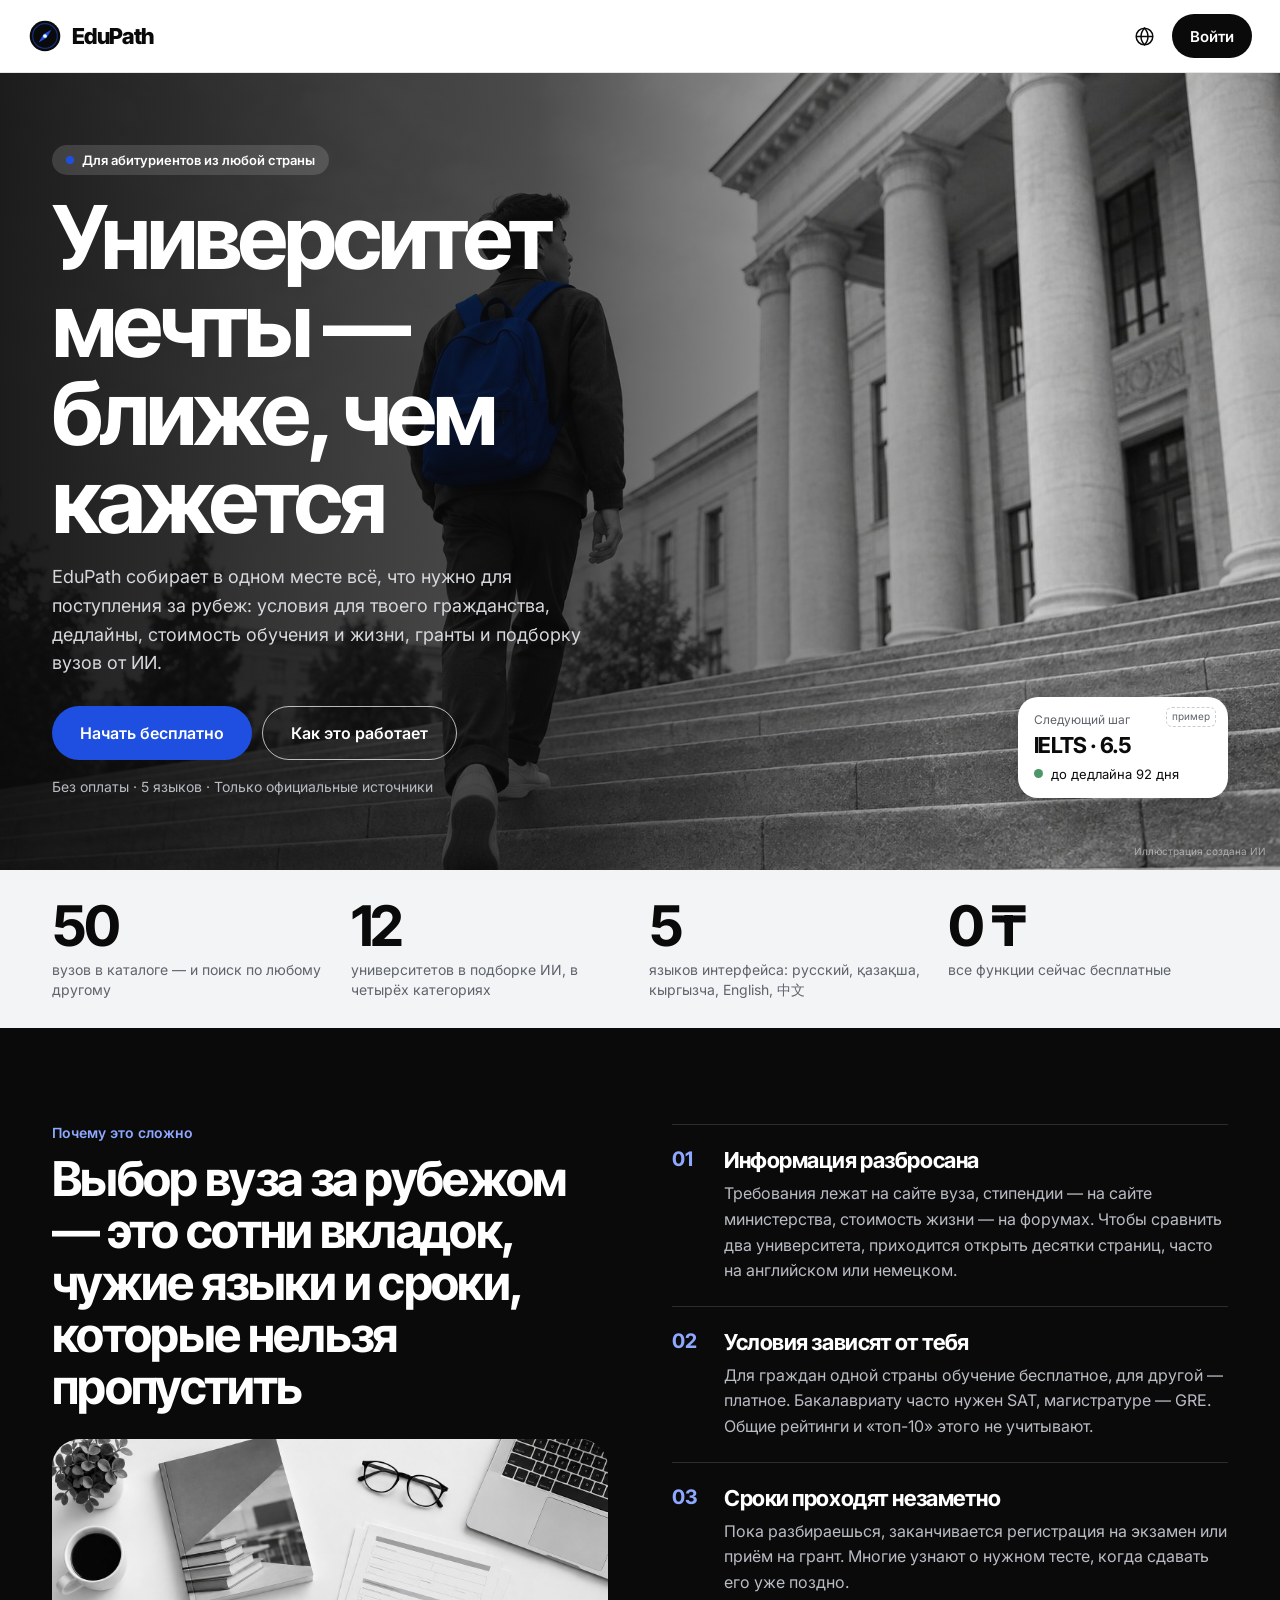
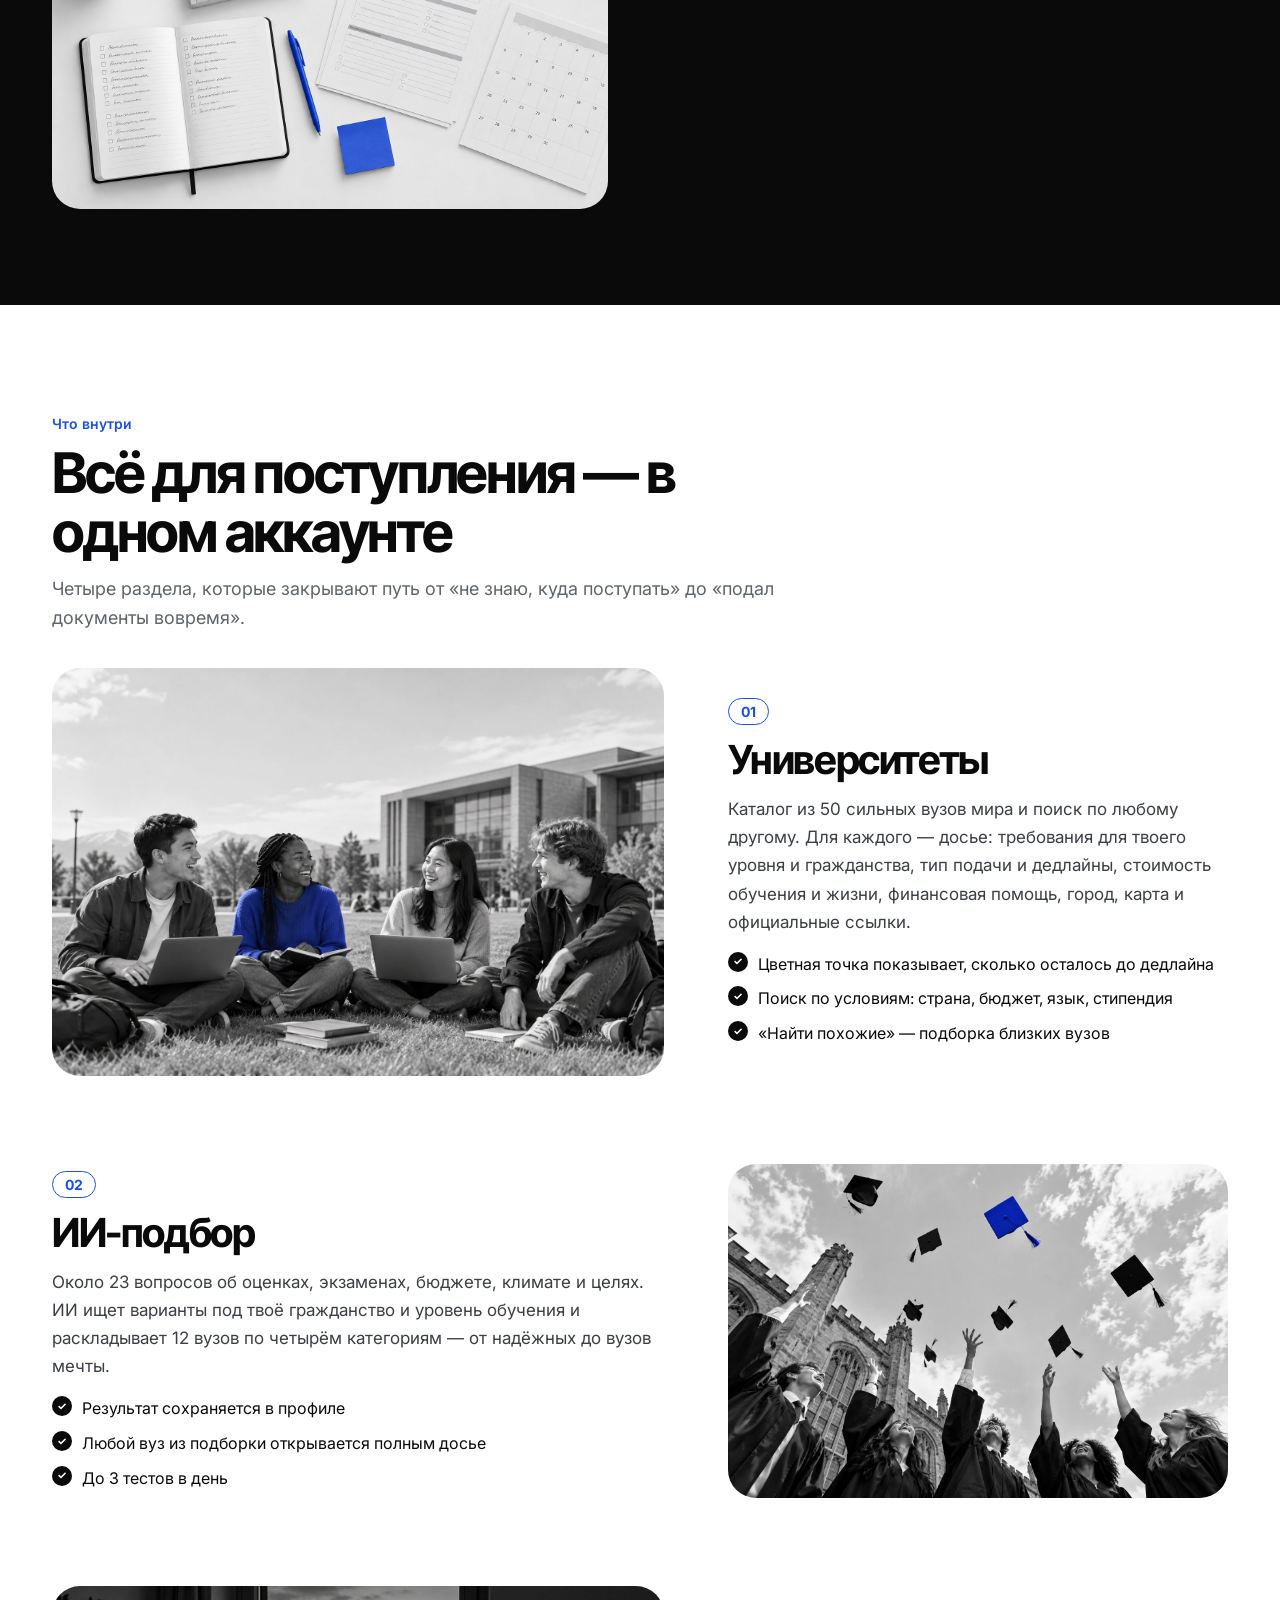
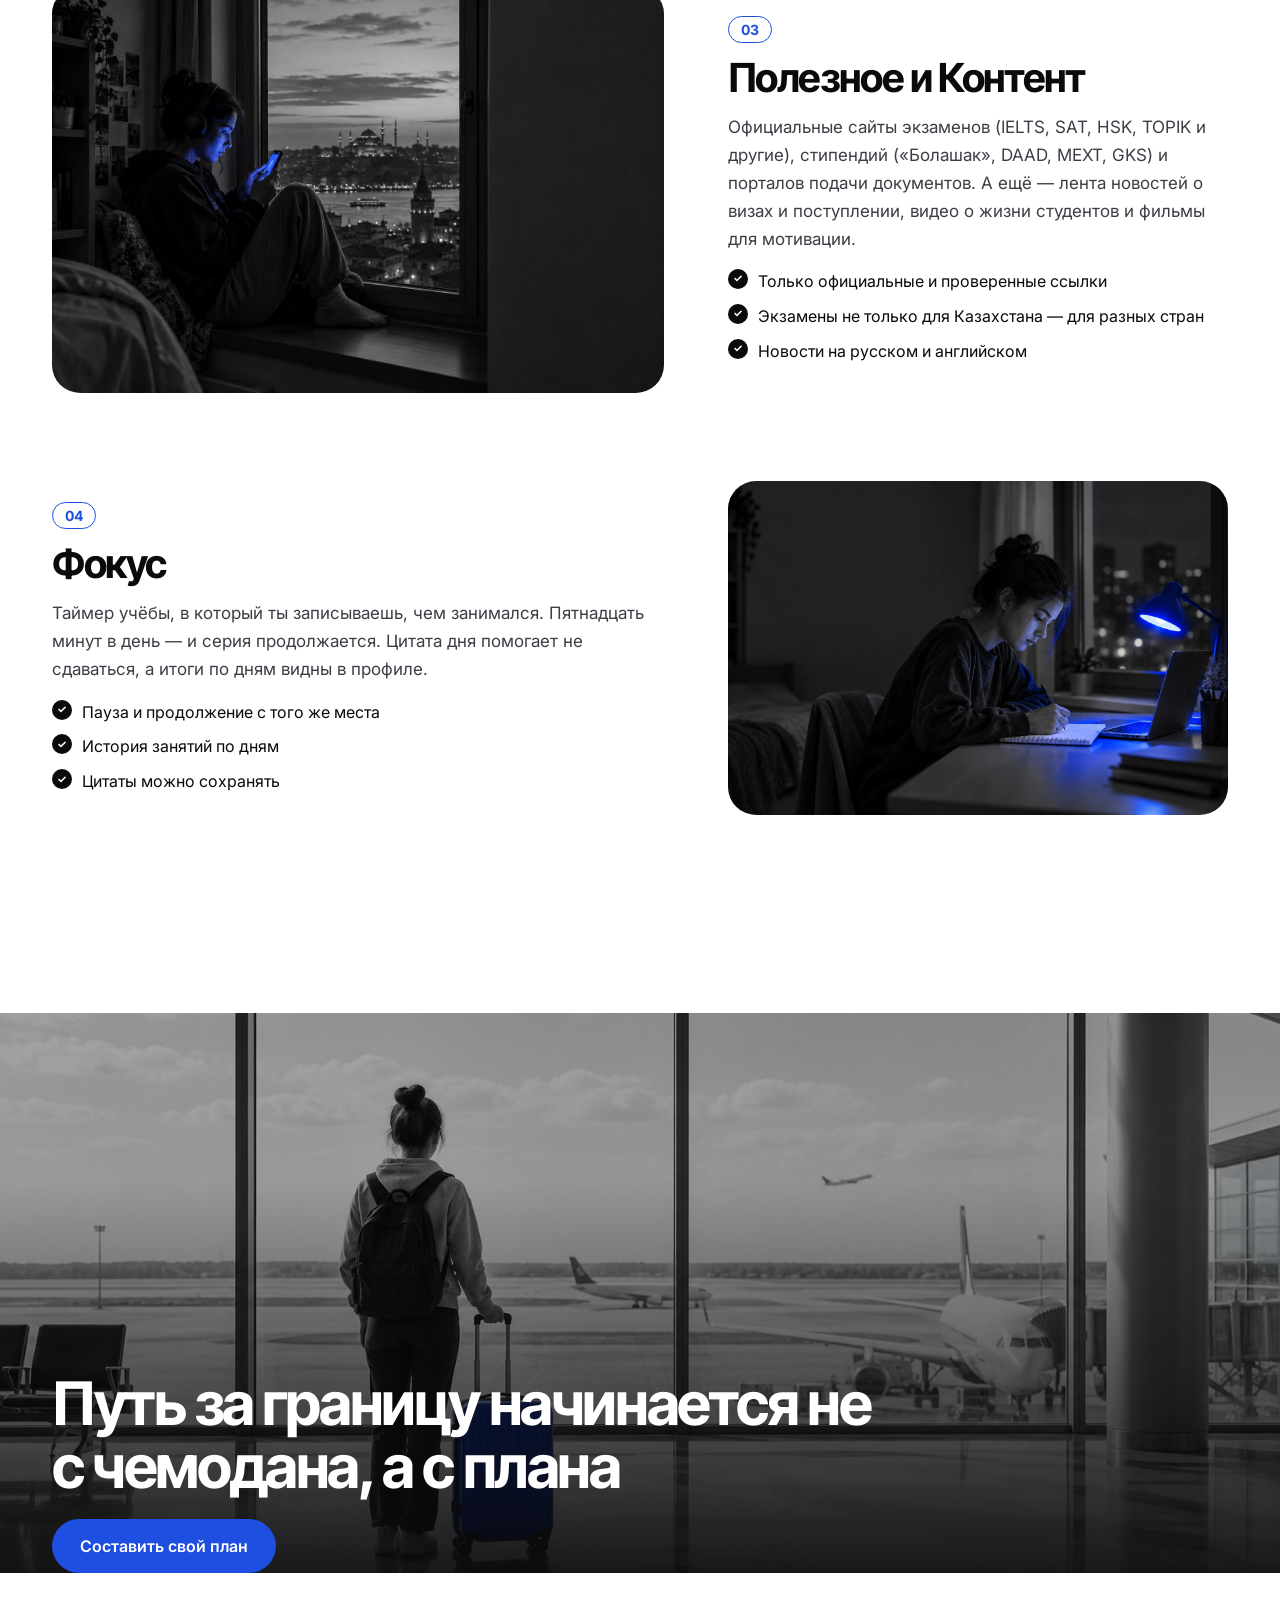
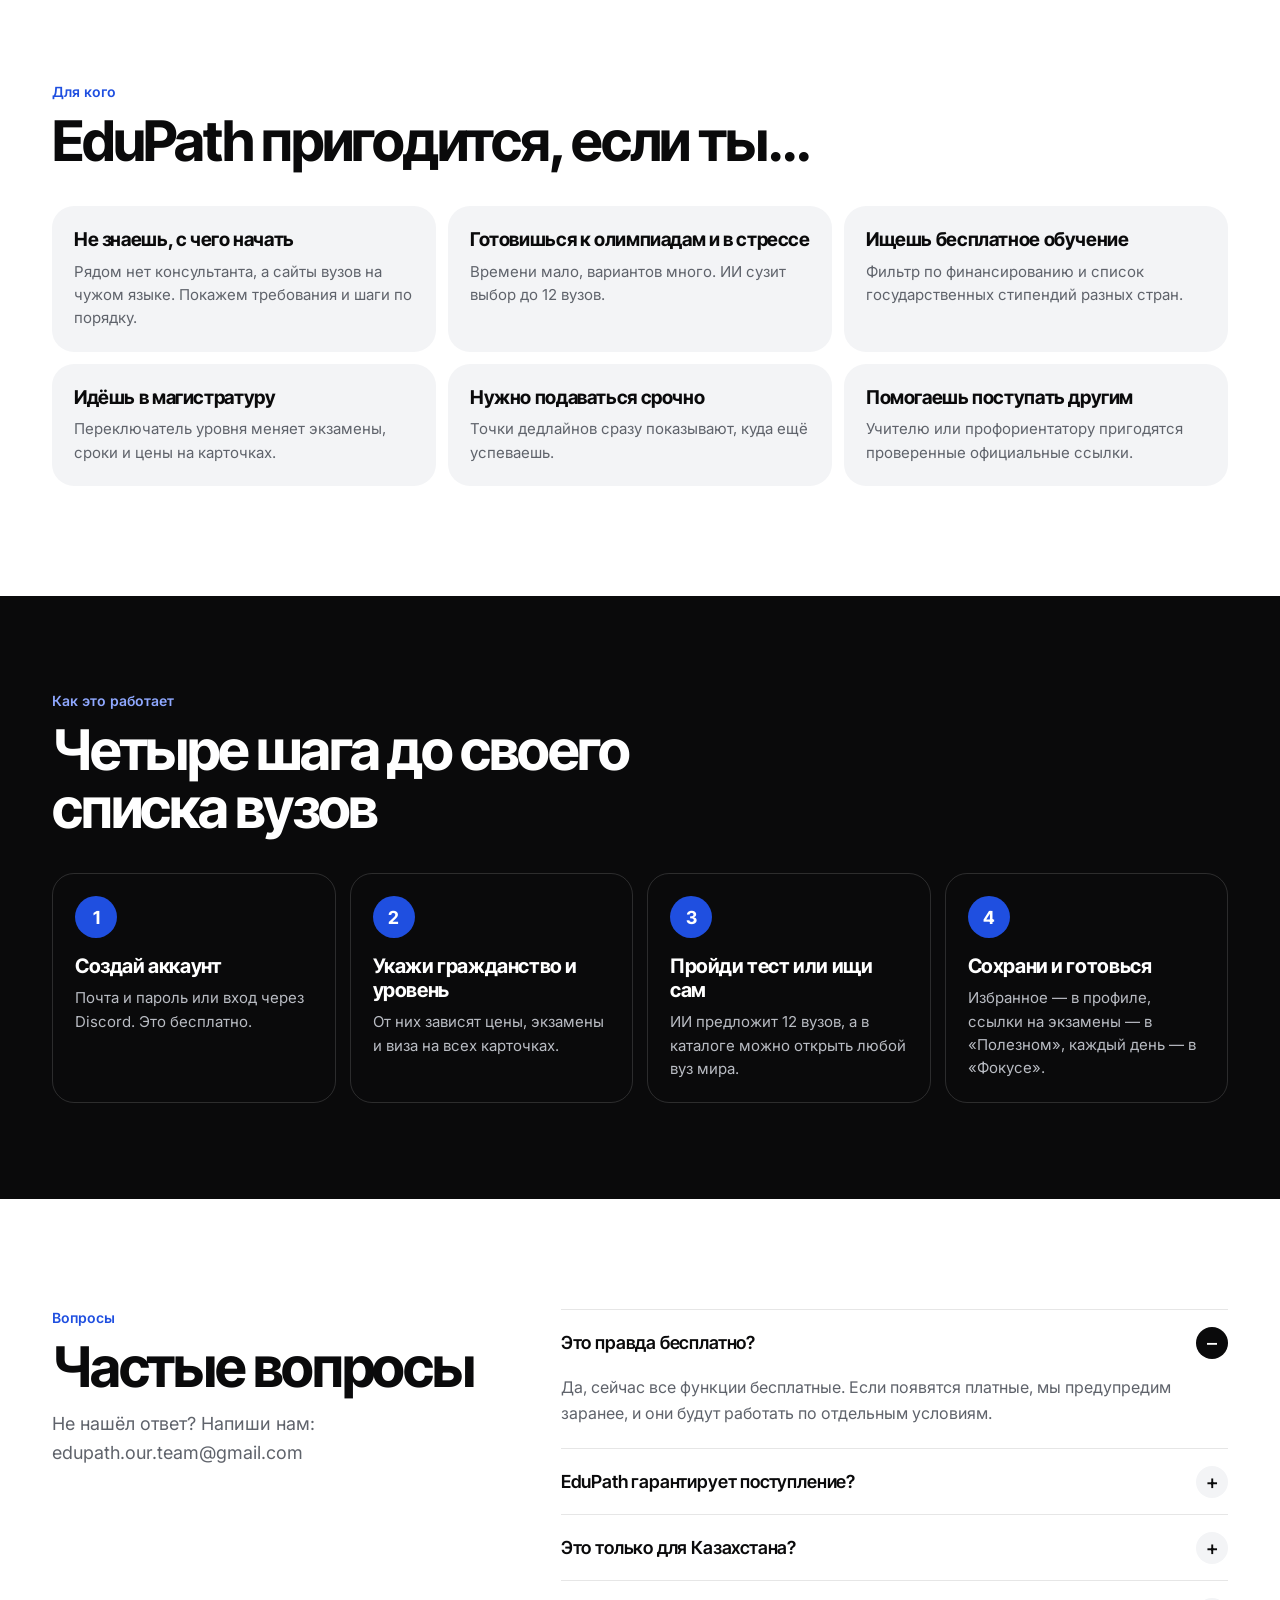
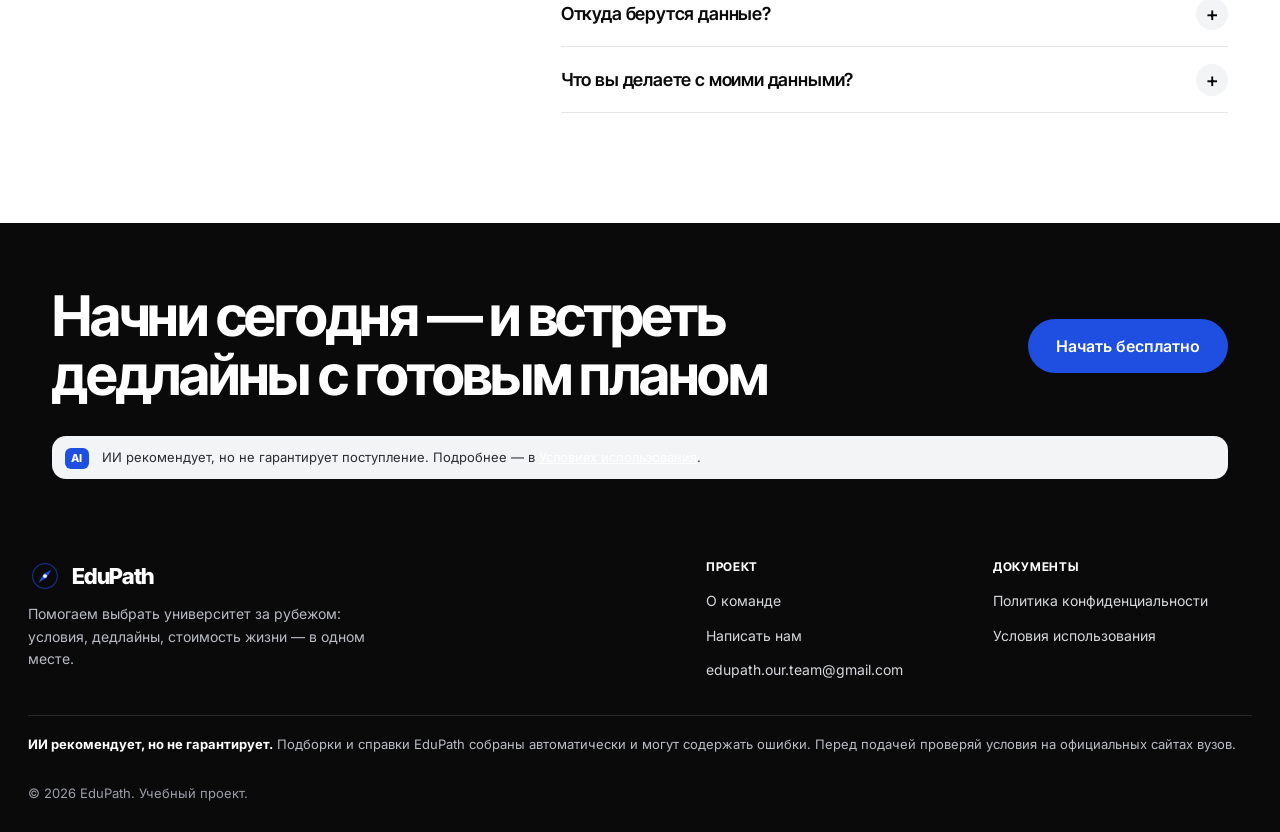
<file: team.html>
<!DOCTYPE html>
<html lang="ru">
<head>
<script>/* Внутренние страницы только для вошедших: без входа — на лендинг */try{if(!localStorage.getItem("edupath_token")){location.replace("index.html");}}catch(e){}</script>
<meta charset="UTF-8">
<meta name="robots" content="noindex, nofollow">
<meta name="viewport" content="width=device-width, initial-scale=1.0">
<title>EduPath — О нашей команде</title>
<link rel="preconnect" href="https://fonts.googleapis.com">
<link rel="preconnect" href="https://fonts.gstatic.com" crossorigin>
<link href="https://fonts.googleapis.com/css2?family=Inter+Tight:wght@500;600;700;800&family=Inter:wght@400;500;600;700&display=swap" rel="stylesheet">
<style>
  :root{
    --cream:#FFFFFF; --cream-deep:#F3F4F6; --paper:#FFFFFF;
    --espresso:#0A0A0B; --bark:#0A0A0B; --clay:#1F4FE0;
    --caramel:#1F4FE0; --sand:#D9DBE0;
    --text-main:#0A0A0B; --text-muted:#5F636B;
    --line:rgba(10,10,11,0.14);
    --ease:cubic-bezier(0.22, 1, 0.36, 1);
  }
  *{ box-sizing:border-box; margin:0; padding:0; }
  html{ scroll-behavior:smooth; }
  body{
    font-family:'Inter', sans-serif;
    background:var(--cream);
    color:var(--text-main);
    line-height:1.5;
    -webkit-font-smoothing:antialiased;
    overflow-x:hidden;
  }
  h1,h2,h3,h4{ font-family:'Inter Tight', serif; font-weight:600; letter-spacing:-0.01em; }
  a{ color:inherit; text-decoration:none; }
  button{ font-family:inherit; cursor:pointer; border:none; background:none; }

  /* ============ HEADER ============ */
  header{
    position:fixed; top:0; left:0; right:0; z-index:1000;
    background:rgba(255,255,255,0.92);
    backdrop-filter:blur(10px);
    border-bottom:1px solid var(--line);
    transition:transform .4s var(--ease), background .4s;
  }
  nav.wrap{
    display:flex; align-items:center; justify-content:space-between;
    height:76px; max-width:1400px; margin:0 auto; padding:0 32px;
  }
  .logo{ display:flex; align-items:center; gap:12px; font-family:'Inter Tight', serif; font-weight:600; font-size:24px; color:var(--espresso); }
  .logo svg{ width:34px; height:34px; }
  .nav-links{ display:flex; align-items:center; gap:6px; }
  .nav-links a{
    font-size:14px; color:var(--text-muted);
    padding:9px 14px; border-radius:8px;
    transition:background .2s, color .2s;
  }
  .nav-links a:hover{ color:var(--espresso); background:var(--cream-deep); }
  .nav-links a.active{ background:var(--espresso); color:var(--paper); }
  .nav-right{ display:flex; align-items:center; gap:12px; }
  .btn-login{ background:var(--clay); color:var(--paper); padding:10px 20px; border-radius:20px; font-size:14px; font-weight:500; }
  .lang-dropdown{ position:relative; }
  .icon-btn{ width:36px; height:36px; display:flex; align-items:center; justify-content:center; color:var(--text-muted); border-radius:50%; }
  .icon-btn:hover{ background:var(--cream-deep); color:var(--espresso); }
  .lang-menu{
    position:absolute; top:calc(100% + 8px); right:0;
    background:var(--paper); border:1px solid var(--line);
    border-radius:12px; padding:6px; min-width:150px;
    box-shadow:0 16px 32px -14px rgba(10,10,11,.3);
    opacity:0; visibility:hidden; transform:translateY(-6px);
    transition:opacity .15s, transform .15s, visibility .15s;
    z-index:30;
  }
  .lang-menu.open{ opacity:1; visibility:visible; transform:translateY(0); }
  .lang-option{ display:block; width:100%; text-align:left; padding:9px 12px; font-size:14px; color:var(--text-muted); border-radius:8px; }
  .lang-option:hover, .lang-option.active{ background:var(--cream-deep); color:var(--espresso); font-weight:600; }

  /* ============ GLOBAL SCENE ============ */
  .scene{
    position:relative;
    min-height:100vh;
    display:flex;
    flex-direction:column;
    justify-content:center;
    padding:100px 6vw 80px;
    overflow:hidden;
  }
  .scene.dark{ background:var(--espresso); color:var(--paper); }

  .container{ max-width:1300px; margin:0 auto; width:100%; position:relative; z-index:2; }

  .eyebrow{
    display:inline-flex; align-items:center; gap:10px;
    font-size:13px; font-weight:600; letter-spacing:.18em;
    text-transform:uppercase; color:var(--clay); margin-bottom:24px;
  }
  .eyebrow::before{ content:""; width:36px; height:1px; background:var(--clay); }

  .title-massive{ font-size:clamp(64px, 14vw, 200px); font-weight:900; line-height:.88; letter-spacing:-0.05em; text-transform:uppercase; }
  .title-large{ font-size:clamp(44px, 8vw, 110px); font-weight:700; line-height:1; letter-spacing:-0.03em; }
  .title-medium{ font-size:clamp(28px, 4vw, 56px); font-weight:600; line-height:1.1; }
  .title-small{ font-size:clamp(20px, 2.4vw, 32px); font-weight:600; line-height:1.2; }
  .subtitle{ font-size:clamp(16px, 1.6vw, 20px); color:var(--text-muted); line-height:1.6; max-width:640px; }
  .scene.dark .subtitle{ color:var(--sand); }

  .reveal{ opacity:0; transform:translateY(30px); filter:blur(8px); transition:opacity .9s var(--ease), transform .9s var(--ease), filter .9s var(--ease); }
  .reveal.in{ opacity:1; transform:translateY(0); filter:blur(0); }

  /* ============ SCENE 1: HERO ============ */
  #hero{ text-align:center; justify-content:center; padding-top:120px; }
  #hero .hero-deco{ position:absolute; pointer-events:none; opacity:.35; }
  #hero .hero-deco.circle1{ width:380px; height:380px; border:1px solid var(--sand); border-radius:50%; top:12%; left:6%; animation:float 14s ease-in-out infinite; }
  #hero .hero-deco.circle2{ width:220px; height:220px; border:1px solid var(--caramel); border-radius:50%; bottom:14%; right:8%; animation:float 10s ease-in-out infinite reverse; }
  @keyframes float{ 0%,100%{ transform:translate(0,0);} 50%{ transform:translate(20px,-20px);} }
  #hero h1{ margin-bottom:32px; }
  #hero .hero-year{ font-family:'Inter Tight', serif; font-size:14px; letter-spacing:.4em; color:var(--clay); margin-top:40px; }

  /* ============ SCENE 2: WHY ============ */
  #why .why-grid{ display:grid; grid-template-columns:1.1fr 0.9fr; gap:80px; align-items:center; }
  #why .why-art{ aspect-ratio:4/5; border-radius:4px; overflow:hidden; position:relative; background:var(--cream-deep); }
  @media (max-width:900px){ #why .why-grid{ grid-template-columns:1fr; gap:40px; } }
  .why-quote{ font-family:'Inter Tight', serif; font-size:clamp(30px, 3.4vw, 52px); font-weight:500; line-height:1.15; color:var(--espresso); margin:24px 0 28px; }

  /* ============ SCENE 3: TRANSITION ============ */
  #transition{ text-align:center; align-items:center; justify-content:center; min-height:80vh; }
  .trans-stage{ position:relative; width:100%; height:280px; display:flex; align-items:center; justify-content:center; }
  .trans-word{ position:absolute; transition:opacity .8s var(--ease), transform .8s var(--ease), filter .8s var(--ease); }
  .trans-word.is-out{ opacity:0; transform:translateY(-40px) scale(.94); filter:blur(10px); }

  /* ============ SCENE 4/7: PERSON ============ */
  .person{ display:grid; grid-template-columns:1fr 1fr; gap:0; align-items:stretch; min-height:80vh; }
  .person.reverse{ direction:rtl; }
  .person.reverse .person-info{ direction:ltr; }
  .person-info{ display:flex; flex-direction:column; justify-content:center; padding:40px 40px 40px 0; }
  .person.reverse .person-info{ padding:40px 0 40px 40px; }
  .person-num{ font-family:'Inter Tight', serif; font-size:22px; font-weight:700; color:var(--clay); margin-bottom:16px; letter-spacing:.2em; }
  .person-name{ font-size:clamp(64px, 12vw, 160px); font-weight:900; line-height:.9; letter-spacing:-0.04em; text-transform:uppercase; margin-bottom:24px; }
  .person-role{ font-size:clamp(16px, 1.8vw, 22px); color:var(--text-muted); letter-spacing:.05em; text-transform:uppercase; font-weight:500; line-height:1.5; }
  .person-photo{
    position:relative; border-radius:4px; overflow:hidden;
    background:var(--cream-deep);
    aspect-ratio:3/4;
    display:flex; align-items:center; justify-content:center;
    color:var(--text-muted); font-size:13px; letter-spacing:.15em; text-transform:uppercase;
    border:1px solid var(--line);
  }
  .person-photo img{ width:100%; height:100%; object-fit:cover; display:none; }
  .person-photo img:not([src=""]){ display:block; }
  .person-photo .placeholder{ display:flex; flex-direction:column; align-items:center; gap:12px; opacity:.5; }
  .person-photo .placeholder svg{ width:44px; height:44px; stroke:var(--text-muted); fill:none; stroke-width:1.4; }
  @media (max-width:900px){
    .person, .person.reverse{ grid-template-columns:1fr; direction:ltr; }
    .person-info, .person.reverse .person-info{ padding:24px 0; }
    .person-photo{ aspect-ratio:4/3; }
  }

  /* ============ SCENE 5/8: LIST ============ */
  .resp-list{ display:flex; flex-direction:column; gap:0; margin-top:48px; }
  .resp-item{
    display:grid; grid-template-columns:80px 1fr 2fr; gap:32px;
    align-items:baseline;
    padding:28px 0;
    border-top:1px solid var(--line);
    transition:padding-left .5s var(--ease), background .5s;
    opacity:0; transform:translateY(20px); filter:blur(6px);
  }
  .resp-item.in{ opacity:1; transform:translateY(0); filter:blur(0); }
  .resp-item:hover{ padding-left:12px; }
  .resp-num{ font-family:'Inter Tight', serif; font-size:14px; color:var(--clay); font-weight:700; letter-spacing:.15em; }
  .resp-title{ font-family:'Inter Tight', serif; font-size:clamp(22px, 2.4vw, 34px); font-weight:600; color:var(--espresso); }
  .resp-desc{ font-size:15px; color:var(--text-muted); line-height:1.6; }
  .scene.dark .resp-title{ color:var(--paper); }
  .scene.dark .resp-desc{ color:var(--sand); }
  .scene.dark .resp-item{ border-color:rgba(255,255,255,.15); }
  .scene.dark .resp-num{ color:var(--caramel); }
  @media (max-width:700px){
    .resp-item{ grid-template-columns:1fr; gap:6px; }
  }

  /* ============ SCENE 6: SYSTEM ============ */
  #system .sys-wrap{ position:relative; width:100%; max-width:900px; margin:60px auto 0; aspect-ratio:1; }
  .sys-node{
    position:absolute; padding:14px 22px;
    border:1.5px solid var(--caramel); border-radius:40px;
    background:rgba(10,10,11,.6);
    color:var(--caramel);
    font-size:13px; font-weight:600; letter-spacing:.12em; text-transform:uppercase;
    opacity:0; transform:scale(.9);
    transition:opacity .8s var(--ease), transform .8s var(--ease);
    white-space:nowrap; z-index:3;
  }
  .sys-node.in{ opacity:1; transform:scale(1); }
  .sys-node.center{
    top:50%; left:50%;
    transform:translate(-50%,-50%) scale(.9);
    padding:22px 44px;
    background:var(--caramel); color:var(--espresso);
    border:none;
    font-family:'Inter Tight', serif; font-size:22px; letter-spacing:.05em;
    z-index:4;
  }
  .sys-node.center.in{ transform:translate(-50%,-50%) scale(1); }
  .sys-node.n1{ top:10%; left:18%; }
  .sys-node.n2{ top:20%; right:14%; }
  .sys-node.n3{ bottom:20%; left:14%; }
  .sys-node.n4{ bottom:10%; right:20%; }
  .sys-node.n5{ top:50%; right:0%; transform:translateY(-50%) scale(.9); }
  .sys-node.n5.in{ transform:translateY(-50%) scale(1); }
  .sys-svg{ position:absolute; inset:0; width:100%; height:100%; pointer-events:none; z-index:2; }
  .sys-line{ fill:none; stroke:var(--caramel); stroke-width:1.5; stroke-dasharray:600; stroke-dashoffset:600; transition:stroke-dashoffset 1s var(--ease); }
  .sys-line.in{ stroke-dashoffset:0; }
  .sys-label{ text-align:center; margin-top:60px; font-family:'Inter Tight', serif; font-size:clamp(28px, 4vw, 60px); font-weight:700; letter-spacing:-0.02em; }
  @media (max-width:700px){
    .sys-node{ font-size:11px; padding:10px 14px; }
    .sys-node.center{ font-size:16px; padding:14px 24px; }
  }

  /* ============ SCENE 9: COLLAB ============ */
  #collab{ text-align:center; }
  .collab-stage{ display:grid; grid-template-columns:1fr auto 1fr; gap:40px; align-items:center; max-width:900px; margin:0 auto; }
  .collab-side h3{ font-family:'Inter Tight', serif; font-size:clamp(36px, 6vw, 80px); font-weight:900; line-height:.95; letter-spacing:-0.03em; text-transform:uppercase; }
  .collab-side p{ font-size:13px; color:var(--clay); letter-spacing:.2em; text-transform:uppercase; margin-top:12px; }
  .collab-cross{ font-family:'Inter Tight', serif; font-size:clamp(48px, 8vw, 100px); color:var(--clay); font-weight:300; line-height:1; }
  .collab-join{ margin-top:80px; }
  .collab-join h2{ font-family:'Inter Tight', serif; font-size:clamp(60px, 10vw, 140px); font-weight:900; line-height:.9; letter-spacing:-0.04em; text-transform:uppercase; }
  .collab-join p{ font-size:clamp(16px, 2vw, 22px); color:var(--text-muted); margin-top:24px; font-style:italic; }

  /* ============ SCENE 10: BUILD ============ */
  #build{ padding:120px 0 0; }
  #build .build-head{ padding:0 6vw; text-align:center; margin-bottom:60px; }
  .h-scroll{ display:flex; overflow-x:auto; scroll-snap-type:x mandatory; scrollbar-width:none; }
  .h-scroll::-webkit-scrollbar{ display:none; }
  .h-slide{
    flex:0 0 100vw; scroll-snap-align:start;
    display:flex; align-items:center; justify-content:center;
    padding:40px 6vw; min-height:70vh;
  }
  .h-slide-inner{ max-width:1100px; width:100%; display:grid; grid-template-columns:1.1fr 0.9fr; gap:60px; align-items:center; }
  .h-slide-num{ font-family:'Inter Tight', serif; font-size:14px; color:var(--clay); letter-spacing:.25em; margin-bottom:16px; }
  .h-slide-title{ font-size:clamp(48px, 8vw, 110px); font-weight:900; line-height:.9; letter-spacing:-0.04em; text-transform:uppercase; margin-bottom:24px; }
  .h-slide-desc{ font-size:clamp(15px, 1.6vw, 18px); color:var(--text-muted); line-height:1.6; max-width:460px; }
  .h-slide-art{ aspect-ratio:4/3; border-radius:4px; overflow:hidden; border:1px solid var(--line); }
  .h-slide-art svg{ width:100%; height:100%; display:block; }
  @media (max-width:900px){
    .h-slide-inner{ grid-template-columns:1fr; gap:32px; }
    .h-slide{ min-height:auto; padding:60px 6vw; }
  }

  /* ============ SCENE 11: TIMELINE ============ */
  #timeline{ padding:120px 6vw 80px; }
  .tl-wrap{ max-width:780px; margin:80px auto 0; position:relative; }
  .tl-wrap::before{
    content:""; position:absolute;
    left:0; top:0; bottom:0; width:1px;
    background:linear-gradient(to bottom, transparent, var(--line) 8%, var(--line) 92%, transparent);
  }
  .tl-item{ position:relative; padding:32px 0 32px 60px; opacity:0; transform:translateY(20px); transition:opacity .8s var(--ease), transform .8s var(--ease); }
  .tl-item.in{ opacity:1; transform:translateY(0); }
  .tl-item::before{
    content:""; position:absolute; left:-6px; top:44px;
    width:13px; height:13px; border-radius:50%;
    background:var(--paper); border:2px solid var(--clay);
    transition:background .4s, box-shadow .4s;
  }
  .tl-item.in::before{ background:var(--clay); box-shadow:0 0 0 6px rgba(31,79,224,.18); }
  .tl-date{ font-family:'Inter Tight', serif; font-size:14px; color:var(--clay); letter-spacing:.2em; margin-bottom:8px; font-weight:700; }
  .tl-title{ font-size:clamp(22px, 2.6vw, 34px); font-weight:600; color:var(--espresso); line-height:1.2; }

  /* ============ SCENE 12: SHOWCASE ============ */
  #showcase{ padding:120px 6vw 80px; }
  .show-grid{ display:grid; grid-template-columns:1fr; gap:60px; max-width:1100px; margin:80px auto 0; }
  .show-item{ opacity:0; transform:scale(.96); transition:opacity 1s var(--ease), transform 1s var(--ease); }
  .show-item.in{ opacity:1; transform:scale(1); }
  .show-mockup{
    aspect-ratio:16/10; border-radius:8px; overflow:hidden;
    border:1px solid var(--line);
    background:var(--paper);
    box-shadow:0 30px 60px -40px rgba(10,10,11,.35);
  }
  .show-mockup svg{ width:100%; height:100%; display:block; }
  .show-caption{ text-align:center; margin-top:20px; font-family:'Inter Tight', serif; font-size:clamp(22px, 2.4vw, 32px); color:var(--espresso); }
  .show-caption small{ display:block; font-family:'Inter', sans-serif; font-size:13px; color:var(--text-muted); letter-spacing:.15em; text-transform:uppercase; margin-top:6px; font-weight:500; }

  /* ============ SCENE 13: FINAL ============ */
  #final{ text-align:center; justify-content:center; min-height:90vh; }
  #final .final-huge{ font-size:clamp(36px, 6vw, 96px); font-weight:900; line-height:.95; letter-spacing:-0.03em; text-transform:uppercase; }
  #final .final-huge em{ font-style:italic; color:var(--clay); font-weight:400; }
  #final .final-sub{ margin-top:40px; font-family:'Inter Tight', serif; font-size:clamp(28px, 4vw, 64px); font-weight:600; }
  #final .final-meta{ margin-top:32px; font-size:13px; letter-spacing:.3em; text-transform:uppercase; color:var(--text-muted); }
  .btn-explore{
    display:inline-flex; align-items:center; gap:14px;
    background:var(--espresso); color:var(--paper);
    padding:18px 36px; border-radius:8px;
    font-size:15px; font-weight:600; letter-spacing:.05em; text-transform:uppercase;
    margin-top:48px;
    transition:transform .25s var(--ease), background .25s var(--ease);
  }
  .btn-explore:hover{ background:var(--bark); transform:translateY(-3px); }
  .btn-explore svg{ width:16px; height:16px; }

  /* ============ CONTACT FOOTER ============ */
  #contact{ background:var(--espresso); color:var(--paper); padding:100px 6vw 80px; }
  #contact .contact-title{ font-family:'Inter Tight', serif; font-size:clamp(28px, 3vw, 44px); font-weight:600; margin-bottom:16px; }
  #contact .contact-sub{ font-size:15px; color:var(--sand); margin-bottom:48px; max-width:520px; line-height:1.6; }
  .contact-list{ display:grid; grid-template-columns:1fr 1fr; gap:24px; max-width:900px; }
  .contact-card{
    padding:28px 32px;
    border:1px solid rgba(255,255,255,.18);
    border-radius:12px;
    transition:border-color .3s, background .3s;
  }
  .contact-card:hover{ border-color:var(--caramel); background:rgba(31,79,224,.08); }
  .contact-name{ font-family:'Inter Tight', serif; font-size:22px; font-weight:600; margin-bottom:6px; }
  .contact-role{ font-size:12px; letter-spacing:.2em; text-transform:uppercase; color:var(--caramel); margin-bottom:14px; }
  .contact-mail{ font-size:15px; color:var(--sand); word-break:break-all; }
  .contact-mail:hover{ color:var(--caramel); }
  .contact-card--team{ grid-column:1 / -1; border-color:rgba(31,79,224,.5); }
  .contact-btn{ display:inline-flex; align-items:center; justify-content:center; min-height:44px; padding:0 20px; margin-top:16px; border-radius:999px;
    background:var(--gold); color:#0A0A0B; font-weight:700; font-size:15px; text-decoration:none; }
  .contact-btn:hover{ filter:brightness(1.05); }
  .contact-card{ display:flex; flex-direction:column; align-items:flex-start; }
  @media (max-width:700px){ .contact-list{ grid-template-columns:1fr; } .contact-btn{ width:100%; } }

  footer.copyright{ background:var(--bark); color:var(--sand); text-align:center; padding:20px 6vw; font-size:12px; letter-spacing:.15em; }

  /* ============ MOBILE NAV ============ */
  @media (max-width:1100px){
    .nav-links{ display:none; }
  }
</style>
<link rel="stylesheet" href="edupath.css?v=3">
<link rel="stylesheet" href="edupath-d.css?v=2">
</head>
<body>

<!-- ==================== HEADER ==================== -->
<header class="ep-header" id="siteHeader" data-variant="app"></header>
<script src="layout.js?v=5"></script>
<script src="edupath-d.js?v=3"></script>

<!-- ==================== SCENE 1: HERO ==================== -->
<section class="scene" id="hero">
  <div class="hero-deco circle1"></div>
  <div class="hero-deco circle2"></div>
  <div class="container" style="text-align:center;">
    <div class="eyebrow reveal" data-i18n="team_hero_eyebrow">Наша команда · EduPath</div>
    <h1 class="title-massive reveal" data-i18n="team_hero_title">EDUPATH</h1>
    <p class="subtitle reveal" style="margin:32px auto 0;" data-i18n="team_hero_sub">A new way to find your path</p>
    <p class="hero-year reveal" data-i18n="team_hero_year">2026</p>
  </div>
</section>

<!-- ==================== SCENE 2: WHY ==================== -->
<section class="scene" id="why">
  <div class="container">
    <div class="why-grid">
      <div>
        <div class="eyebrow reveal" data-i18n="team_why_eyebrow">Почему мы это сделали</div>
        <h2 class="title-large reveal" data-i18n="team_why_title">WHY WE BUILT IT</h2>
        <p class="why-quote reveal" data-i18n="team_why_quote">Choosing your future shouldn't feel impossible.</p>
        <p class="subtitle reveal" data-i18n="team_why_sub">EduPath was created to make university discovery more personal, structured and accessible.</p>
      </div>
      <div class="why-art reveal">
        <!-- SVG illustration: photo placeholder -->
        <svg viewBox="0 0 400 500" preserveAspectRatio="xMidYMid slice" style="width:100%;height:100%;">
          <defs>
            <linearGradient id="wg1" x1="0" y1="0" x2="1" y2="1">
              <stop offset="0" stop-color="#F3F4F6"/>
              <stop offset="1" stop-color="#D9DBE0"/>
            </linearGradient>
          </defs>
          <rect width="400" height="500" fill="url(#wg1)"/>
          <circle cx="200" cy="180" r="90" fill="none" stroke="#1F4FE0" stroke-width="1.4" stroke-dasharray="3 6"/>
          <circle cx="200" cy="180" r="60" fill="none" stroke="#0A0A0B" stroke-width="1.6"/>
          <text x="200" y="188" text-anchor="middle" font-family="Fraunces, serif" font-size="32" fill="#0A0A0B" font-weight="700">EduPath</text>
          <text x="200" y="380" text-anchor="middle" font-family="Work Sans, sans-serif" font-size="13" fill="#0A0A0B" letter-spacing="6">SINCE 2026</text>
        </svg>
      </div>
    </div>
  </div>
</section>

<!-- ==================== SCENE 3: TRANSITION ==================== -->
<section class="scene" id="transition">
  <div class="container">
    <div class="trans-stage">
      <h2 class="title-massive trans-word" id="tw1" style="position:relative;" data-i18n="team_trans_two">TWO PEOPLE.</h2>
      <h2 class="title-massive trans-word is-out" id="tw2" style="position:absolute;color:var(--clay);" data-i18n="team_trans_one">ONE VISION.</h2>
    </div>
  </div>
</section>

<!-- ==================== SCENE 4: ALKAR ==================== -->
<section class="scene" id="alkar">
  <div class="container">
    <div class="person">
      <div class="person-info">
        <div class="person-num reveal">01</div>
        <h2 class="person-name reveal">ALKAR</h2>
        <p class="person-role reveal" data-i18n="team_alkar_role">Co-Founder · Backend · Database · Frontend</p>
      </div>
      <div class="person-photo reveal">
        <img src="assets/team/alkar.jpg" alt="Alkar" onerror="this.style.display='none';this.nextElementSibling.style.display='flex';">
        <div class="placeholder" style="display:none;">
          <svg viewBox="0 0 24 24"><circle cx="12" cy="8" r="4"/><path d="M4 21c0-4 3.6-7 8-7s8 3 8 7"/></svg>
          <span>Photo coming</span>
        </div>
      </div>
    </div>
  </div>
</section>

<!-- ==================== SCENE 5: ALKAR RESP ==================== -->
<section class="scene" id="alkar-resp">
  <div class="container">
    <div class="eyebrow reveal" data-i18n="team_alkar_eyebrow">What I build</div>
    <h2 class="title-large reveal" data-i18n="team_alkar_build">WHAT I BUILD</h2>
    <div class="resp-list">
      <div class="resp-item">
        <div class="resp-num">01</div>
        <div class="resp-title" data-i18n="team_alkar_r1_t">BACKEND</div>
        <div class="resp-desc" data-i18n="team_alkar_r1_d">The systems behind EduPath.</div>
      </div>
      <div class="resp-item">
        <div class="resp-num">02</div>
        <div class="resp-title" data-i18n="team_alkar_r2_t">DATABASE</div>
        <div class="resp-desc" data-i18n="team_alkar_r2_d">Data structure & management.</div>
      </div>
      <div class="resp-item">
        <div class="resp-num">03</div>
        <div class="resp-title" data-i18n="team_alkar_r3_t">FRONTEND</div>
        <div class="resp-desc" data-i18n="team_alkar_r3_d">Interface & interaction development.</div>
      </div>
      <div class="resp-item">
        <div class="resp-num">04</div>
        <div class="resp-title" data-i18n="team_alkar_r4_t">SYSTEM</div>
        <div class="resp-desc" data-i18n="team_alkar_r4_d">Connecting the pieces into one platform.</div>
      </div>
    </div>
  </div>
</section>

<!-- ==================== SCENE 6: SYSTEM ==================== -->
<section class="scene dark" id="system">
  <div class="container">
    <div class="eyebrow reveal" style="color:var(--caramel);" data-i18n="team_system_eyebrow">One system</div>
    <h2 class="title-large reveal" data-i18n="team_system_title">HOW IT ALL FITS</h2>
    <div class="sys-wrap">
      <svg class="sys-svg" viewBox="0 0 100 100" preserveAspectRatio="none">
        <line class="sys-line" x1="20" y1="14" x2="50" y2="50" />
        <line class="sys-line" x1="80" y1="22" x2="50" y2="50" />
        <line class="sys-line" x1="18" y1="80" x2="50" y2="50" />
        <line class="sys-line" x1="80" y1="82" x2="50" y2="50" />
        <line class="sys-line" x1="95" y1="50" x2="50" y2="50" />
      </svg>
      <div class="sys-node center" data-i18n="team_system_center">EDUPATH</div>
      <div class="sys-node n1">DATABASE</div>
      <div class="sys-node n2">BACKEND</div>
      <div class="sys-node n3">FRONTEND</div>
      <div class="sys-node n4">USER PROFILE</div>
      <div class="sys-node n5">UNIVERSITY MATCHING</div>
    </div>
    <h3 class="sys-label reveal" data-i18n="team_system_final">ONE SYSTEM</h3>
  </div>
</section>

<!-- ==================== SCENE 7: ARSHAT ==================== -->
<section class="scene" id="arshat">
  <div class="container">
    <div class="person reverse">
      <div class="person-info">
        <div class="person-num reveal">02</div>
        <h2 class="person-name reveal">ARSHAT</h2>
        <p class="person-role reveal" data-i18n="team_arshat_role">Co-Founder · Frontend · UI · Development · AI</p>
      </div>
      <div class="person-photo reveal">
        <img src="assets/team/arshat.jpg" alt="Arshat" onerror="this.style.display='none';this.nextElementSibling.style.display='flex';">
        <div class="placeholder" style="display:none;">
          <svg viewBox="0 0 24 24"><circle cx="12" cy="8" r="4"/><path d="M4 21c0-4 3.6-7 8-7s8 3 8 7"/></svg>
          <span>Photo coming</span>
        </div>
      </div>
    </div>
  </div>
</section>

<!-- ==================== SCENE 8: ARSHAT RESP ==================== -->
<section class="scene" id="arshat-resp">
  <div class="container">
    <div class="eyebrow reveal" data-i18n="team_arshat_eyebrow">Crafting the experience</div>
    <h2 class="title-large reveal" data-i18n="team_arshat_build">CRAFTING THE EXPERIENCE</h2>
    <div class="resp-list">
      <div class="resp-item">
        <div class="resp-num">01</div>
        <div class="resp-title" data-i18n="team_arshat_r1_t">FRONTEND</div>
        <div class="resp-desc" data-i18n="team_arshat_r1_d">Turning ideas into interfaces.</div>
      </div>
      <div class="resp-item">
        <div class="resp-num">02</div>
        <div class="resp-title" data-i18n="team_arshat_r2_t">UI</div>
        <div class="resp-desc" data-i18n="team_arshat_r2_d">Designing a clear and intuitive experience.</div>
      </div>
      <div class="resp-item">
        <div class="resp-num">03</div>
        <div class="resp-title" data-i18n="team_arshat_r3_t">INTERACTION</div>
        <div class="resp-desc" data-i18n="team_arshat_r3_d">Making every interaction feel natural.</div>
      </div>
      <div class="resp-item">
        <div class="resp-num">04</div>
        <div class="resp-title" data-i18n="team_arshat_r4_t">QUALITY</div>
        <div class="resp-desc" data-i18n="team_arshat_r4_d">Finding and eliminating what doesn't work.</div>
      </div>
      <div class="resp-item">
        <div class="resp-num">05</div>
        <div class="resp-title" data-i18n="team_arshat_r5_t">AI</div>
        <div class="resp-desc" data-i18n="team_arshat_r5_d">The AI that recommends universities.</div>
      </div>
    </div>
  </div>
</section>

<!-- ==================== SCENE 9: COLLAB ==================== -->
<section class="scene" id="collab">
  <div class="container">
    <div class="collab-stage">
      <div class="collab-side">
        <h3 class="reveal">ALKAR</h3>
        <p class="reveal" data-i18n="team_founder1">Founder 01</p>
      </div>
      <div class="collab-cross reveal">×</div>
      <div class="collab-side">
        <h3 class="reveal">ARSHAT</h3>
        <p class="reveal" data-i18n="team_founder2">Founder 02</p>
      </div>
    </div>
    <div class="collab-join">
      <h2 class="reveal">EDUPATH</h2>
      <p class="reveal" data-i18n="team_collab_sub">Two roles. One product.</p>
    </div>
  </div>
</section>

<!-- ==================== SCENE 10: BUILD ==================== -->
<section class="scene" id="build">
  <div class="build-head">
    <div class="eyebrow reveal" data-i18n="team_build_eyebrow">The build</div>
    <h2 class="title-large reveal" data-i18n="team_build_title">THE BUILD</h2>
  </div>
  <div class="h-scroll">
    <!-- 1. IDEA -->
    <div class="h-slide">
      <div class="h-slide-inner">
        <div>
          <div class="h-slide-num">01 / 06</div>
          <h3 class="h-slide-title" data-i18n="team_build_idea">IDEA</h3>
          <p class="h-slide-desc" data-i18n="team_build_idea_d">Where it all began — a notebook, a pen, and a problem worth solving.</p>
        </div>
        <div class="h-slide-art">
          <svg viewBox="0 0 400 300" preserveAspectRatio="xMidYMid slice">
            <rect width="400" height="300" fill="#FFFFFF"/>
            <g stroke="#1F4FE0" stroke-width="1.4" fill="none">
              <rect x="60" y="80" width="280" height="160" rx="4"/>
              <line x1="60" y1="110" x2="340" y2="110"/>
              <line x1="90" y1="140" x2="280" y2="140"/>
              <line x1="90" y1="165" x2="240" y2="165"/>
              <line x1="90" y1="190" x2="300" y2="190"/>
              <line x1="90" y1="215" x2="220" y2="215"/>
              <circle cx="75" cy="95" r="4" fill="#1F4FE0" stroke="none"/>
              <circle cx="90" cy="95" r="4" fill="#D9DBE0" stroke="none"/>
              <circle cx="105" cy="95" r="4" fill="#D9DBE0" stroke="none"/>
            </g>
            <text x="200" y="270" text-anchor="middle" font-family="Fraunces, serif" font-size="11" fill="#5F636B" letter-spacing="6">FIRST NOTES</text>
          </svg>
        </div>
      </div>
    </div>
    <!-- 2. ARCHITECTURE -->
    <div class="h-slide">
      <div class="h-slide-inner">
        <div>
          <div class="h-slide-num">02 / 06</div>
          <h3 class="h-slide-title" data-i18n="team_build_arch">ARCHITECTURE</h3>
          <p class="h-slide-desc" data-i18n="team_build_arch_d">Mapping the system before writing a single line of code.</p>
        </div>
        <div class="h-slide-art">
          <svg viewBox="0 0 400 300" preserveAspectRatio="xMidYMid slice">
            <rect width="400" height="300" fill="#0A0A0B"/>
            <g stroke="#1F4FE0" stroke-width="1.6" fill="none">
              <rect x="60" y="60" width="120" height="60" rx="6"/>
              <rect x="220" y="60" width="120" height="60" rx="6"/>
              <rect x="140" y="180" width="120" height="60" rx="6"/>
              <line x1="120" y1="120" x2="120" y2="150"/>
              <line x1="120" y1="150" x2="200" y2="150"/>
              <line x1="200" y1="150" x2="200" y2="180"/>
              <line x1="280" y1="120" x2="280" y2="150"/>
              <line x1="280" y1="150" x2="200" y2="150"/>
            </g>
            <text x="120" y="95" text-anchor="middle" font-family="Inter" font-size="11" fill="#1F4FE0" letter-spacing="3">UI</text>
            <text x="280" y="95" text-anchor="middle" font-family="Inter" font-size="11" fill="#1F4FE0" letter-spacing="3">API</text>
            <text x="200" y="215" text-anchor="middle" font-family="Inter" font-size="11" fill="#1F4FE0" letter-spacing="3">DB</text>
          </svg>
        </div>
      </div>
    </div>
    <!-- 3. DESIGN -->
    <div class="h-slide">
      <div class="h-slide-inner">
        <div>
          <div class="h-slide-num">03 / 06</div>
          <h3 class="h-slide-title" data-i18n="team_build_design">DESIGN</h3>
          <p class="h-slide-desc" data-i18n="team_build_design_d">Colour, type, spacing — everything deliberate, nothing accidental.</p>
        </div>
        <div class="h-slide-art">
          <svg viewBox="0 0 400 300" preserveAspectRatio="xMidYMid slice">
            <rect width="400" height="300" fill="#FFFFFF"/>
            <g stroke="#1F4FE0" stroke-width="1.4" fill="none">
              <rect x="40" y="40" width="320" height="220" rx="6"/>
              <rect x="60" y="60" width="140" height="80" rx="3"/>
              <rect x="220" y="60" width="120" height="180" rx="3"/>
              <line x1="60" y1="160" x2="200" y2="160"/>
              <line x1="60" y1="180" x2="180" y2="180"/>
              <line x1="60" y1="200" x2="200" y2="200"/>
            </g>
            <rect x="60" y="60" width="140" height="80" rx="3" fill="#F3F4F6" stroke="none"/>
            <text x="200" y="285" text-anchor="middle" font-family="Fraunces, serif" font-size="11" fill="#5F636B" letter-spacing="6">MOCKUP 01</text>
          </svg>
        </div>
      </div>
    </div>
    <!-- 4. DEVELOPMENT -->
    <div class="h-slide">
      <div class="h-slide-inner">
        <div>
          <div class="h-slide-num">04 / 06</div>
          <h3 class="h-slide-title" data-i18n="team_build_dev">DEVELOPMENT</h3>
          <p class="h-slide-desc" data-i18n="team_build_dev_d">Building, breaking, fixing, repeating.</p>
        </div>
        <div class="h-slide-art">
          <svg viewBox="0 0 400 300" preserveAspectRatio="xMidYMid slice">
            <rect width="400" height="300" fill="#0A0A0B"/>
            <g font-family="Courier New, monospace" font-size="11" fill="#1F4FE0">
              <text x="40" y="60">import</text><text x="100" y="60" fill="#D9DBE0">eduPath</text>
              <text x="40" y="85">from</text><text x="80" y="85" fill="#D9DBE0">"@edupath/core"</text>
              <text x="40" y="120" fill="#1F4FE0">def</text><text x="75" y="120" fill="#D9DBE0">match_university</text><text x="210" y="120">(profile):</text>
              <text x="60" y="145" fill="#5F636B"># score every candidate</text>
              <text x="60" y="170">candidates = db.query(profile)</text>
              <text x="60" y="195">return rank(candidates)</text>
              <text x="40" y="230" fill="#5F636B">// results: 250 universities</text>
            </g>
            <circle cx="20" cy="55" r="3" fill="#E63946" fill-opacity=".4"/>
          </svg>
        </div>
      </div>
    </div>
    <!-- 5. TESTING -->
    <div class="h-slide">
      <div class="h-slide-inner">
        <div>
          <div class="h-slide-num">05 / 06</div>
          <h3 class="h-slide-title" data-i18n="team_build_test">TESTING</h3>
          <p class="h-slide-desc" data-i18n="team_build_test_d">Every edge case, every fallback, every fail state — covered.</p>
        </div>
        <div class="h-slide-art">
          <svg viewBox="0 0 400 300" preserveAspectRatio="xMidYMid slice">
            <rect width="400" height="300" fill="#FFFFFF"/>
            <g stroke="#1F4FE0" stroke-width="1.4" fill="none">
              <rect x="40" y="60" width="320" height="40" rx="4"/>
              <rect x="40" y="120" width="320" height="40" rx="4"/>
              <rect x="40" y="180" width="320" height="40" rx="4"/>
            </g>
            <circle cx="65" cy="80" r="9" fill="#0A0A0B"/>
            <path d="M60 80 L64 84 L71 76" stroke="#FFFFFF" stroke-width="2" fill="none"/>
            <circle cx="65" cy="140" r="9" fill="#0A0A0B"/>
            <path d="M60 140 L64 144 L71 136" stroke="#FFFFFF" stroke-width="2" fill="none"/>
            <circle cx="65" cy="200" r="9" fill="#1F4FE0"/>
            <line x1="60" y1="195" x2="70" y2="205" stroke="#FFFFFF" stroke-width="2"/>
            <line x1="70" y1="195" x2="60" y2="205" stroke="#FFFFFF" stroke-width="2"/>
            <text x="90" y="85" font-family="Inter" font-size="13" fill="#0A0A0B">All endpoints pass</text>
            <text x="90" y="145" font-family="Inter" font-size="13" fill="#0A0A0B">Language switching pass</text>
            <text x="90" y="205" font-family="Inter" font-size="13" fill="#1F4FE0">Edge case found</text>
          </svg>
        </div>
      </div>
    </div>
    <!-- 6. EDUPATH -->
    <div class="h-slide">
      <div class="h-slide-inner">
        <div>
          <div class="h-slide-num">06 / 06</div>
          <h3 class="h-slide-title" data-i18n="team_build_product">EDUPATH</h3>
          <p class="h-slide-desc" data-i18n="team_build_product_d">A working product. Live, multilingual, intelligent.</p>
        </div>
        <div class="h-slide-art">
          <svg viewBox="0 0 400 300" preserveAspectRatio="xMidYMid slice">
            <rect width="400" height="300" fill="#FFFFFF"/>
            <circle cx="200" cy="140" r="70" fill="none" stroke="#1F4FE0" stroke-width="1.6"/>
            <circle cx="200" cy="140" r="50" fill="none" stroke="#0A0A0B" stroke-width="1.2" stroke-dasharray="2 4"/>
            <text x="200" y="148" text-anchor="middle" font-family="Fraunces, serif" font-size="22" fill="#0A0A0B" font-weight="700">EduPath</text>
            <text x="200" y="260" text-anchor="middle" font-family="Inter" font-size="11" fill="#5F636B" letter-spacing="6">LIVE · 2026</text>
          </svg>
        </div>
      </div>
    </div>
  </div>
</section>

<!-- ==================== SCENE 11: TIMELINE ==================== -->
<section class="scene" id="timeline">
  <div class="container">
    <div class="eyebrow reveal" data-i18n="team_timeline_eyebrow">From idea to EduPath</div>
    <h2 class="title-large reveal" data-i18n="team_timeline_title">FROM IDEA TO EDUPATH</h2>
    <div class="tl-wrap">
      <div class="tl-item">
        <div class="tl-date">2026 · 01</div>
        <div class="tl-title" data-i18n="team_tl_1">The idea</div>
      </div>
      <div class="tl-item">
        <div class="tl-date">2026 · 02</div>
        <div class="tl-title" data-i18n="team_tl_2">First prototype</div>
      </div>
      <div class="tl-item">
        <div class="tl-date">2026 · 03</div>
        <div class="tl-title" data-i18n="team_tl_3">Backend & Database</div>
      </div>
      <div class="tl-item">
        <div class="tl-date">2026 · 04</div>
        <div class="tl-title" data-i18n="team_tl_4">Frontend</div>
      </div>
      <div class="tl-item">
        <div class="tl-date">2026 · 05</div>
        <div class="tl-title" data-i18n="team_tl_5">Testing</div>
      </div>
      <div class="tl-item">
        <div class="tl-date">2026 · 06</div>
        <div class="tl-title" data-i18n="team_tl_6">EduPath</div>
      </div>
    </div>
  </div>
</section>

<!-- ==================== SCENE 12: SHOWCASE ==================== -->
<section class="scene" id="showcase">
  <div class="container" style="text-align:center;">
    <div class="eyebrow reveal" style="justify-content:center; display:inline-flex;" data-i18n="team_product_eyebrow">The product</div>
    <h2 class="title-large reveal" data-i18n="team_show_title">A WORKING PRODUCT</h2>
  </div>
  <div class="show-grid">

    <!-- Mockup 1: Homepage -->
    <div class="show-item">
      <div class="show-mockup">
        <svg viewBox="0 0 800 500" preserveAspectRatio="xMidYMid slice">
          <rect width="800" height="500" fill="#FFFFFF"/>
          <rect x="0" y="0" width="800" height="60" fill="#FFFFFF"/>
          <line x1="0" y1="60" x2="800" y2="60" stroke="#F3F4F6"/>
          <circle cx="40" cy="30" r="12" fill="none" stroke="#0A0A0B" stroke-width="2"/>
          <text x="70" y="36" font-family="Fraunces, serif" font-size="18" fill="#0A0A0B" font-weight="700">EduPath</text>
          <text x="500" y="36" font-family="Inter" font-size="12" fill="#5F636B">Home</text>
          <text x="560" y="36" font-family="Inter" font-size="12" fill="#5F636B">Universities</text>
          <text x="650" y="36" font-family="Inter" font-size="12" fill="#5F636B">Profile</text>
          <text x="200" y="200" font-family="Fraunces, serif" font-size="42" fill="#0A0A0B" font-weight="700">Find your university</text>
          <text x="200" y="240" font-family="Inter" font-size="14" fill="#5F636B">A guided test to match you with the right place.</text>
          <rect x="200" y="280" width="180" height="44" rx="6" fill="#0A0A0B"/>
          <text x="290" y="307" text-anchor="middle" font-family="Inter" font-size="13" fill="#FFFFFF">Start test</text>
          <circle cx="640" cy="260" r="90" fill="none" stroke="#1F4FE0" stroke-width="1.4"/>
          <circle cx="640" cy="260" r="60" fill="none" stroke="#1F4FE0" stroke-width="1.2"/>
        </svg>
      </div>
      <div class="show-caption">
        <span data-i18n="team_show_home">Homepage</span>
        <small data-i18n="team_show_home_sub">Landing · Introduction</small>
      </div>
    </div>

    <!-- Mockup 2: University Explorer -->
    <div class="show-item">
      <div class="show-mockup">
        <svg viewBox="0 0 800 500" preserveAspectRatio="xMidYMid slice">
          <rect width="800" height="500" fill="#FFFFFF"/>
          <rect x="0" y="0" width="800" height="60" fill="#FFFFFF"/>
          <line x1="0" y1="60" x2="800" y2="60" stroke="#F3F4F6"/>
          <rect x="0" y="60" width="260" height="440" fill="#FFFFFF"/>
          <line x1="260" y1="60" x2="260" y2="500" stroke="#F3F4F6"/>
          <text x="24" y="100" font-family="Fraunces, serif" font-size="20" fill="#0A0A0B" font-weight="700">Universities</text>
          <text x="24" y="140" font-family="Inter" font-size="12" fill="#5F636B">🇺🇸 United States (12)</text>
          <text x="24" y="170" font-family="Inter" font-size="12" fill="#5F636B">🇬🇧 United Kingdom (8)</text>
          <text x="24" y="200" font-family="Inter" font-size="12" fill="#5F636B">🇨🇦 Canada (6)</text>
          <text x="24" y="230" font-family="Inter" font-size="12" fill="#5F636B">🇩🇪 Germany (9)</text>
          <text x="24" y="260" font-family="Inter" font-size="12" fill="#5F636B">🇦🇺 Australia (7)</text>
          <text x="300" y="120" font-family="Fraunces, serif" font-size="32" fill="#0A0A0B" font-weight="700">Harvard University</text>
          <text x="300" y="148" font-family="Inter" font-size="13" fill="#5F636B">📍 Cambridge, USA</text>
          <rect x="300" y="180" width="460" height="60" rx="6" fill="#FFFFFF" stroke="#F3F4F6"/>
          <text x="316" y="204" font-family="Inter" font-size="11" fill="#5F636B">TUITION</text>
          <text x="316" y="224" font-family="Fraunces, serif" font-size="16" fill="#0A0A0B">$75,891 / year</text>
          <rect x="300" y="260" width="460" height="60" rx="6" fill="#FFFFFF" stroke="#F3F4F6"/>
          <text x="316" y="284" font-family="Inter" font-size="11" fill="#5F636B">ADMISSION RATE</text>
          <text x="316" y="304" font-family="Fraunces, serif" font-size="16" fill="#0A0A0B">5%</text>
        </svg>
      </div>
      <div class="show-caption">
        <span data-i18n="team_show_explorer">University Explorer</span>
        <small data-i18n="team_show_explorer_sub">Browse · Filter · Compare</small>
      </div>
    </div>

    <!-- Mockup 3: Profile -->
    <div class="show-item">
      <div class="show-mockup">
        <svg viewBox="0 0 800 500" preserveAspectRatio="xMidYMid slice">
          <rect width="800" height="500" fill="#FFFFFF"/>
          <rect x="0" y="0" width="800" height="60" fill="#FFFFFF"/>
          <line x1="0" y1="60" x2="800" y2="60" stroke="#F3F4F6"/>
          <text x="60" y="140" font-family="Fraunces, serif" font-size="36" fill="#0A0A0B" font-weight="700">Hi, Aisana</text>
          <text x="60" y="170" font-family="Inter" font-size="13" fill="#5F636B">aisana@mail.com</text>
          <text x="60" y="220" font-family="Inter" font-size="12" fill="#5F636B" letter-spacing="3">SAVED</text>
          <rect x="60" y="240" width="320" height="70" rx="6" fill="#FFFFFF" stroke="#F3F4F6"/>
          <text x="76" y="266" font-family="Fraunces, serif" font-size="14" fill="#0A0A0B">Harvard University</text>
          <text x="76" y="288" font-family="Inter" font-size="11" fill="#5F636B">USA · Cambridge</text>
          <rect x="420" y="240" width="320" height="70" rx="6" fill="#FFFFFF" stroke="#F3F4F6"/>
          <text x="436" y="266" font-family="Fraunces, serif" font-size="14" fill="#0A0A0B">Oxford University</text>
          <text x="436" y="288" font-family="Inter" font-size="11" fill="#5F636B">UK · Oxford</text>
          <text x="60" y="360" font-family="Inter" font-size="12" fill="#5F636B" letter-spacing="3">TEST RESULTS</text>
          <rect x="60" y="380" width="680" height="80" rx="6" fill="#FFFFFF" stroke="#F3F4F6"/>
          <text x="76" y="410" font-family="Inter" font-size="13" fill="#0A0A0B">Last test · 4 universities found</text>
        </svg>
      </div>
      <div class="show-caption">
        <span data-i18n="team_show_profile">Profile</span>
        <small data-i18n="team_show_profile_sub">Saved · Results</small>
      </div>
    </div>

    <!-- Mockup 4: Recommendation -->
    <div class="show-item">
      <div class="show-mockup">
        <svg viewBox="0 0 800 500" preserveAspectRatio="xMidYMid slice">
          <rect width="800" height="500" fill="#FFFFFF"/>
          <text x="60" y="80" font-family="Fraunces, serif" font-size="26" fill="#0A0A0B" font-weight="700">Your recommendations</text>
          <text x="60" y="120" font-family="Inter" font-size="12" fill="#5F636B" letter-spacing="3">🎓 ACADEMIC FIT</text>
          <rect x="60" y="140" width="680" height="60" rx="6" fill="#FFFFFF" stroke="#F3F4F6"/>
          <text x="76" y="166" font-family="Fraunces, serif" font-size="14" fill="#0A0A0B">University of Toronto</text>
          <text x="76" y="188" font-family="Inter" font-size="11" fill="#5F636B">Strong research program matches your profile</text>
          <text x="60" y="230" font-family="Inter" font-size="12" fill="#5F636B" letter-spacing="3">🌍 LIFESTYLE FIT</text>
          <rect x="60" y="250" width="680" height="60" rx="6" fill="#FFFFFF" stroke="#F3F4F6"/>
          <text x="76" y="276" font-family="Fraunces, serif" font-size="14" fill="#0A0A0B">ETH Zurich</text>
          <text x="76" y="298" font-family="Inter" font-size="11" fill="#5F636B">Fits your climate and city preferences</text>
          <text x="60" y="340" font-family="Inter" font-size="12" fill="#5F636B" letter-spacing="3">🎯 HIGH CHANCE</text>
          <rect x="60" y="360" width="680" height="60" rx="6" fill="#FFFFFF" stroke="#F3F4F6"/>
          <text x="76" y="386" font-family="Fraunces, serif" font-size="14" fill="#0A0A0B">University of Warsaw</text>
          <text x="76" y="408" font-family="Inter" font-size="11" fill="#5F636B">Your scores place you in the top percentile</text>
        </svg>
      </div>
      <div class="show-caption">
        <span data-i18n="team_show_reco">Recommendation</span>
        <small data-i18n="team_show_reco_sub">The output of the AI</small>
      </div>
    </div>

    <!-- Mockup 5: Fun Zone -->
    <div class="show-item">
      <div class="show-mockup">
        <svg viewBox="0 0 800 500" preserveAspectRatio="xMidYMid slice">
          <rect width="800" height="500" fill="#FFFFFF"/>
          <text x="400" y="120" text-anchor="middle" font-family="Fraunces, serif" font-size="56" fill="#0A0A0B" font-weight="900">FUN ZONE</text>
          <text x="400" y="160" text-anchor="middle" font-family="Inter" font-size="13" fill="#5F636B">The most unnecessary part of EduPath</text>
          <g>
            <rect x="80" y="220" width="180" height="100" rx="8" fill="#FFFFFF" stroke="#F3F4F6"/>
            <text x="170" y="260" text-anchor="middle" font-size="24">🗿</text>
            <text x="170" y="290" text-anchor="middle" font-family="Fraunces, serif" font-size="13" fill="#0A0A0B">Academic Aura</text>
          </g>
          <g>
            <rect x="280" y="220" width="180" height="100" rx="8" fill="#FFFFFF" stroke="#F3F4F6"/>
            <text x="370" y="260" text-anchor="middle" font-size="24">🎰</text>
            <text x="370" y="290" text-anchor="middle" font-family="Fraunces, serif" font-size="13" fill="#0A0A0B">Random Future</text>
          </g>
          <g>
            <rect x="480" y="220" width="180" height="100" rx="8" fill="#FFFFFF" stroke="#F3F4F6"/>
            <text x="570" y="260" text-anchor="middle" font-size="24">⚔️</text>
            <text x="570" y="290" text-anchor="middle" font-family="Fraunces, serif" font-size="13" fill="#0A0A0B">University Battle</text>
          </g>
          <g>
            <rect x="80" y="340" width="180" height="100" rx="8" fill="#FFFFFF" stroke="#F3F4F6"/>
            <text x="170" y="380" text-anchor="middle" font-size="24">💀</text>
            <text x="170" y="410" text-anchor="middle" font-family="Fraunces, serif" font-size="13" fill="#0A0A0B">How Cooked</text>
          </g>
          <g>
            <rect x="280" y="340" width="180" height="100" rx="8" fill="#FFFFFF" stroke="#F3F4F6"/>
            <text x="370" y="380" text-anchor="middle" font-size="24">🎲</text>
            <text x="370" y="410" text-anchor="middle" font-family="Fraunces, serif" font-size="13" fill="#0A0A0B">Gacha</text>
          </g>
          <g>
            <rect x="480" y="340" width="180" height="100" rx="8" fill="#FFFFFF" stroke="#F3F4F6"/>
            <text x="570" y="380" text-anchor="middle" font-size="24">🪄</text>
            <text x="570" y="410" text-anchor="middle" font-family="Fraunces, serif" font-size="13" fill="#0A0A0B">Spells</text>
          </g>
        </svg>
      </div>
      <div class="show-caption">
        <span data-i18n="team_show_fz">Fun Zone</span>
        <small data-i18n="team_show_fz_sub">Where the rules don't apply</small>
      </div>
    </div>

  </div>
</section>

<!-- ==================== SCENE 13: FINAL ==================== -->
<section class="scene" id="final">
  <div class="container">
    <h2 class="final-huge reveal" data-i18n="team_final_h1">THE FUTURE ISN'T A DESTINATION.</h2>
    <h2 class="final-sub reveal" data-i18n="team_final_h2">It's a path.</h2>
    <div class="final-meta reveal">EDUPATH · ALKAR × ARSHAT · 2026</div>
    <a href="index.html" class="btn-explore reveal">
      <span data-i18n="team_final_cta">Explore EduPath</span>
      <svg viewBox="0 0 24 24" fill="none" stroke="currentColor" stroke-width="2"><path d="M5 12h14M13 6l6 6-6 6"/></svg>
    </a>
  </div>
</section>

<!-- ==================== CONTACT ==================== -->
<section id="contact">
  <div class="container">
    <h2 class="contact-title" data-i18n="team_contact_title">Связаться с нами</h2>
    <p class="contact-sub" data-i18n="team_contact_sub">По вопросам сотрудничества и любым другим — пишите на почты:</p>
    <div class="contact-list">
      <div class="contact-card contact-card--team">
        <div class="contact-name">EduPath</div>
        <div class="contact-role" data-i18n="team_contact_team">Общая почта команды</div>
        <a href="mailto:edupath.our.team@gmail.com" class="contact-mail">edupath.our.team@gmail.com</a>
        <a href="mailto:edupath.our.team@gmail.com" class="contact-btn" data-i18n="team_write">Написать</a>
      </div>
      <div class="contact-card">
        <div class="contact-name">Alkar</div>
        <div class="contact-role">Co-Founder</div>
        <a href="mailto:alkar.muqiyat27@fizmat.kz" class="contact-mail">alkar.muqiyat27@fizmat.kz</a>
        <a href="mailto:alkar.muqiyat27@fizmat.kz" class="contact-btn" data-i18n="team_write">Написать</a>
      </div>
      <div class="contact-card">
        <div class="contact-name">Arshat</div>
        <div class="contact-role">Co-Founder</div>
        <a href="mailto:arshat.salyk27@fizmat.kz" class="contact-mail">arshat.salyk27@fizmat.kz</a>
        <a href="mailto:arshat.salyk27@fizmat.kz" class="contact-btn" data-i18n="team_write">Написать</a>
      </div>
    </div>
  </div>
</section>


<!-- ==================== SCRIPT ==================== -->
<script src="i18n.js?v=9"></script>
<script>
(function(){
  "use strict";

  // --- 删除了与 i18n.js 冲突的语言切换逻辑 ---
  // i18n.js 内部已经做好了所有的语言下拉菜单绑定，这里千万不要再写一遍，否则会互相干扰（导致菜单打不开）

  // Universal reveal-on-scroll
  const io = new IntersectionObserver((entries) => {
    entries.forEach(entry => {
      if(entry.isIntersecting){
        entry.target.classList.add("in");
      }
    });
  }, { threshold: 0.15 });

  document.querySelectorAll(".reveal, .resp-item, .tl-item, .show-item").forEach(el => io.observe(el));

  // Two-people → one-vision transition
  const tw1 = document.getElementById("tw1");
  const tw2 = document.getElementById("tw2");
  if(tw1 && tw2){
    const io2 = new IntersectionObserver((entries) => {
      entries.forEach(e => {
        if(e.isIntersecting && e.intersectionRatio > 0.55){
          tw1.classList.add("is-out");
          tw2.classList.remove("is-out");
        }
      });
    }, { threshold: [0.55, 0.7] });
    const stage = tw1.parentElement;
    io2.observe(stage);
  }

  // System SVG lines
  const sysLines = document.querySelectorAll(".sys-line");
  if(sysLines.length){
    const io3 = new IntersectionObserver((entries) => {
      entries.forEach(e => {
        if(e.isIntersecting){
          sysLines.forEach((l, i) => setTimeout(() => l.classList.add("in"), i * 250));
          document.querySelectorAll(".sys-node").forEach((n, i) => setTimeout(() => n.classList.add("in"), i * 200));
          io3.disconnect();
        }
      });
    }, { threshold: 0.3 });
    io3.observe(document.getElementById("system"));
  }

})();
</script>
<script src="auth.js"></script>
  
</body>
</html>
</file>
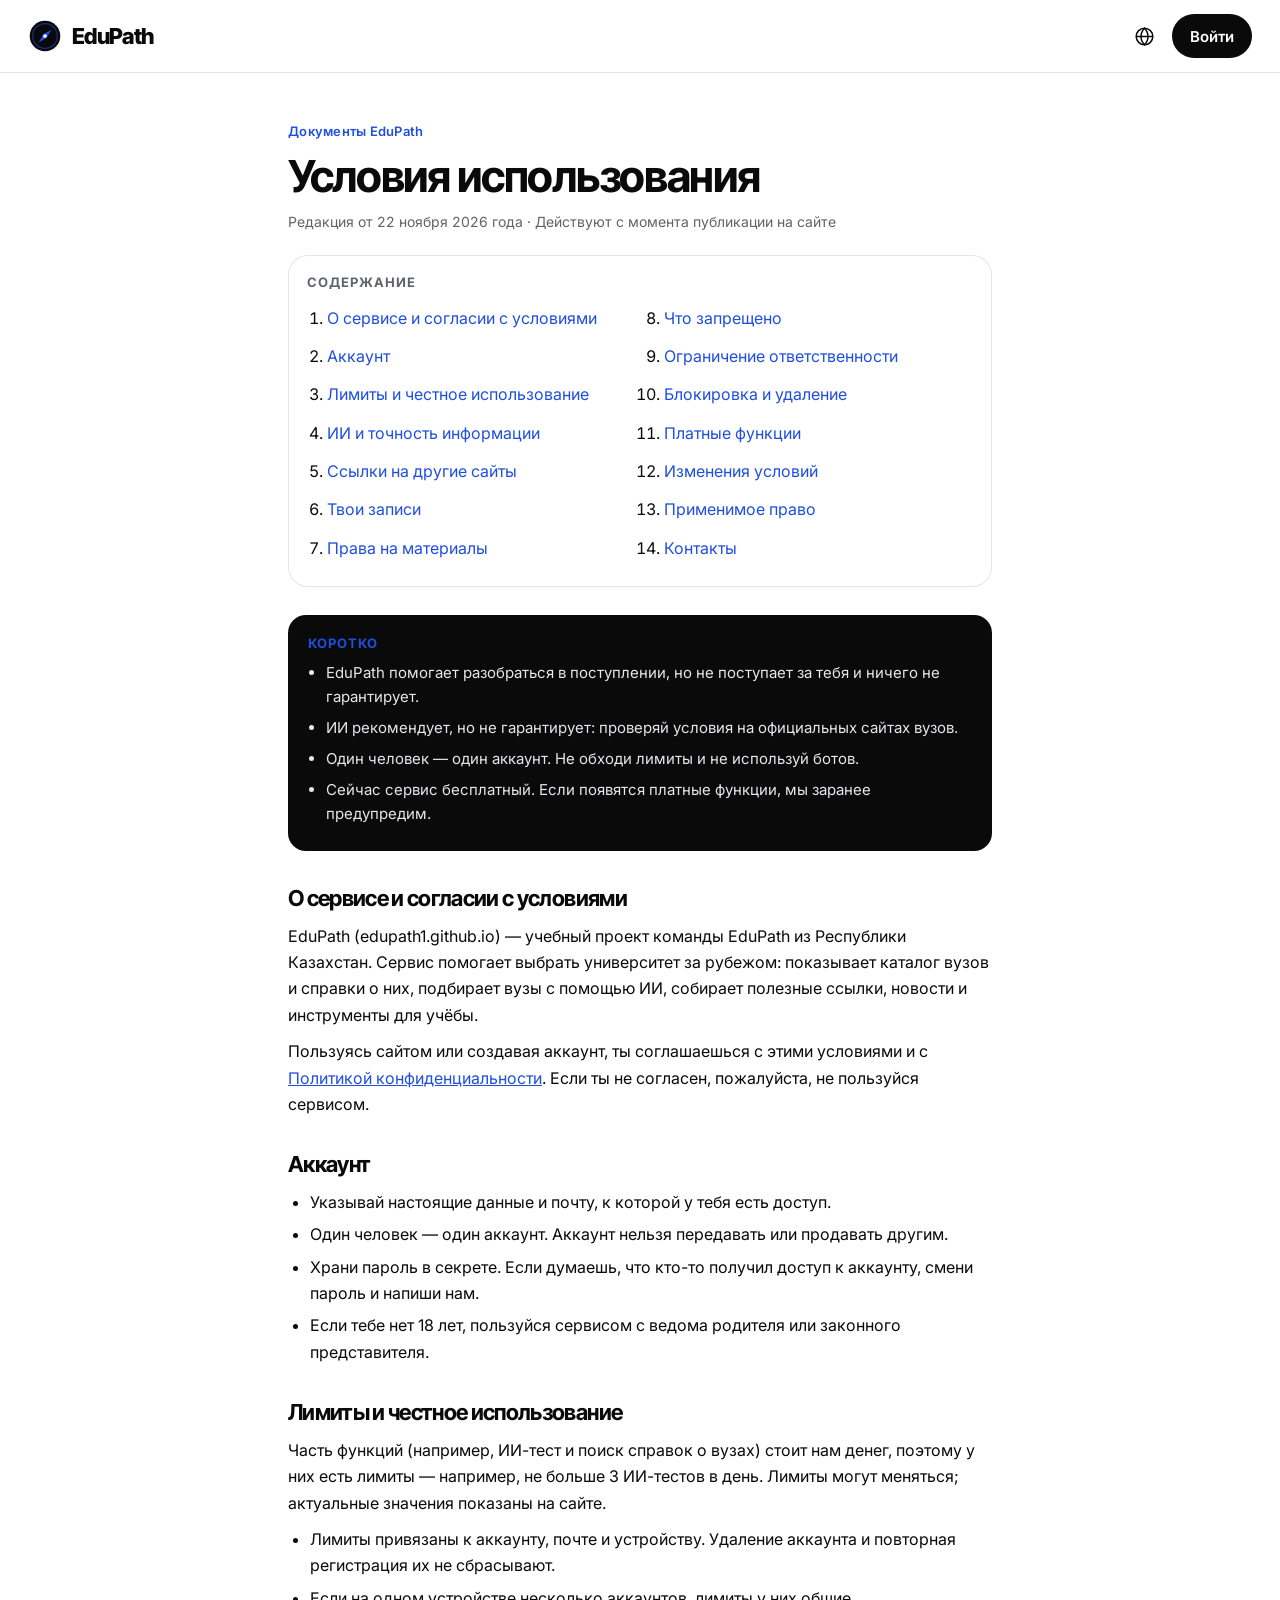
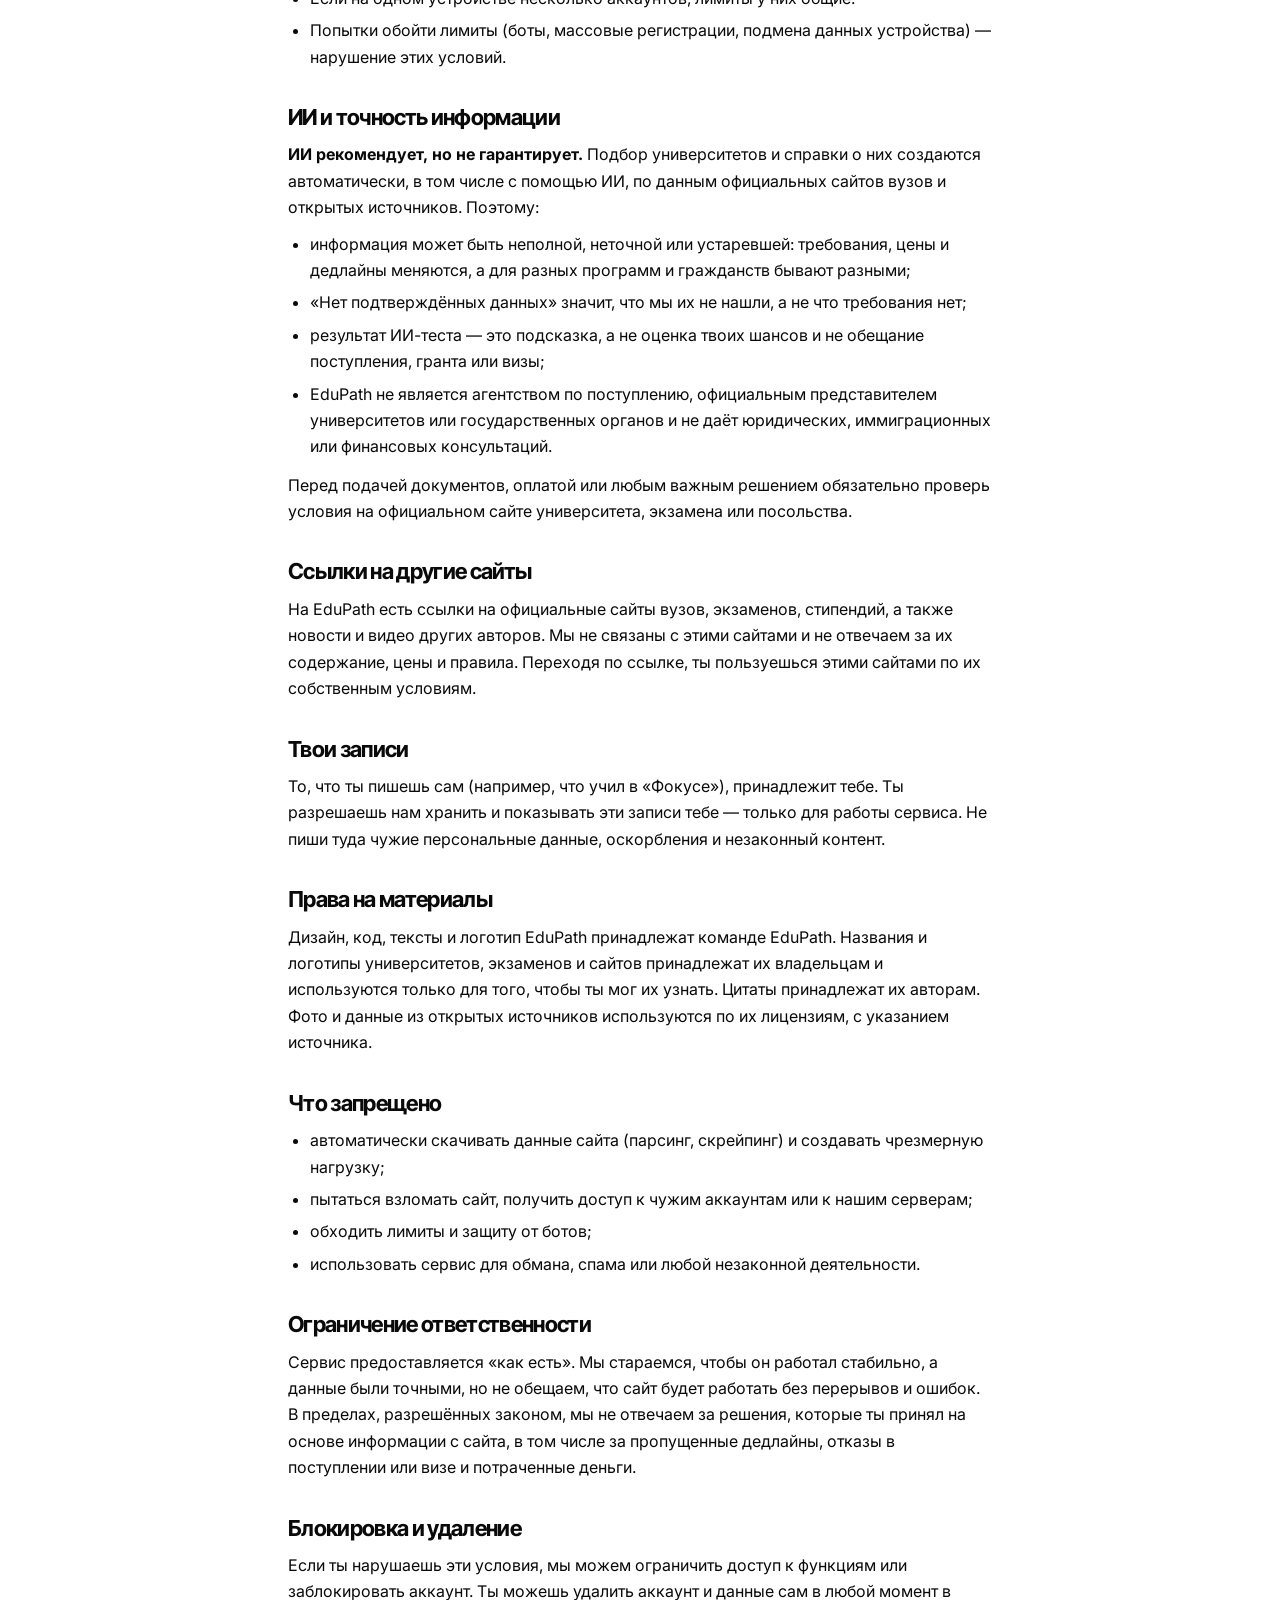
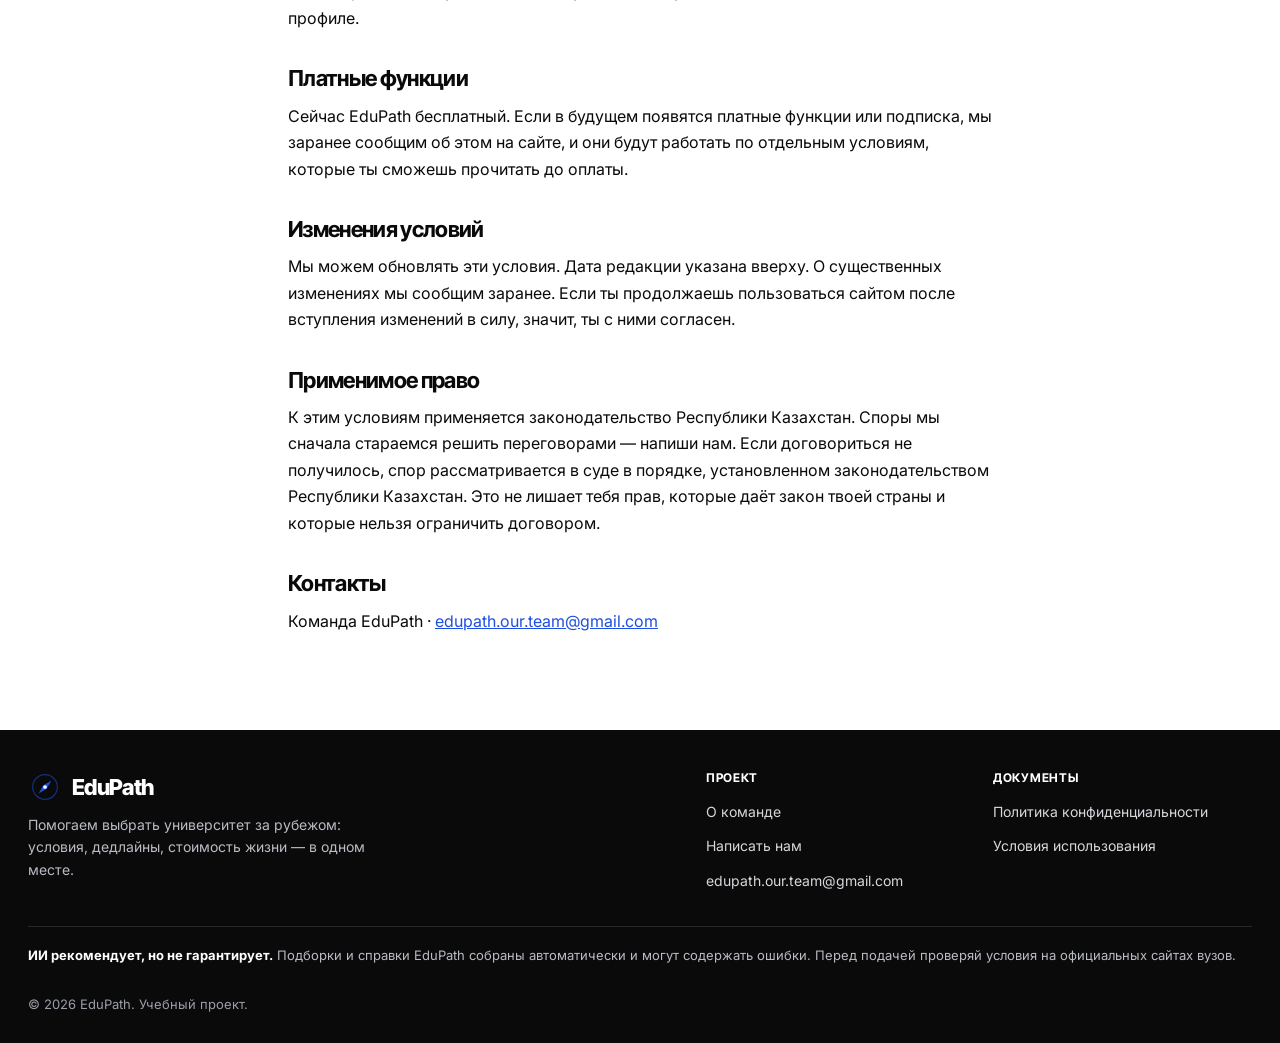
<file: terms.html>
<!DOCTYPE html>
<html lang="ru">
<head>
<meta charset="UTF-8">
<meta name="viewport" content="width=device-width, initial-scale=1, viewport-fit=cover">
<meta name="theme-color" content="#0A0A0B">
<title>Условия использования — EduPath</title>
<link rel="preconnect" href="https://fonts.googleapis.com">
<link rel="preconnect" href="https://fonts.gstatic.com" crossorigin>
<link href="https://fonts.googleapis.com/css2?family=Inter+Tight:wght@500;600;700;800&family=Inter:wght@400;500;600;700&display=swap" rel="stylesheet">
<link rel="stylesheet" href="edupath.css?v=3">
<link rel="stylesheet" href="edupath-d.css?v=2">
<style>
  *{ box-sizing:border-box; margin:0; padding:0; }
  body{ line-height:1.65; -webkit-font-smoothing:antialiased; }
  .doc{ max-width:760px; margin:0 auto; padding:28px 18px 20px; }
  .doc-top{ margin-bottom:22px; }
  .doc-top .eyebrow{ font:700 12px var(--font-body); letter-spacing:.12em; text-transform:uppercase; color:var(--gold-ink); }
  .doc h1{ font-size:clamp(30px, 7vw, 44px); color:var(--navy-deep); line-height:1.15; margin:8px 0 8px; }
  .doc .meta{ color:var(--muted); font-size:14px; }
  .toc{ background:var(--surface); border:1px solid var(--line); border-radius:16px; padding:16px 18px; margin:20px 0 28px; }
  .toc b{ display:block; font-size:13px; color:var(--muted); text-transform:uppercase; letter-spacing:.08em; margin-bottom:8px; }
  .toc ol{ padding-left:20px; columns:1; }
  .toc li{ padding:3px 0; }
  .toc a{ color:var(--navy); text-decoration:none; }
  .toc a:hover{ text-decoration:underline; }
  .doc h2{ font-size:22px; color:var(--navy-deep); margin:34px 0 10px; scroll-margin-top:84px; line-height:1.25; }
  .doc h3{ font-size:17px; color:var(--navy-deep); margin:18px 0 6px; }
  .doc p, .doc li{ font-size:16px; color:var(--text); }
  .doc p{ margin:0 0 10px; }
  .doc ul{ padding-left:22px; margin:0 0 12px; }
  .doc li{ margin:0 0 6px; }
  .doc a{ color:var(--navy); }
  .doc table{ width:100%; border-collapse:collapse; margin:8px 0 14px; font-size:14px; background:var(--surface); border-radius:12px; overflow:hidden; }
  .doc th, .doc td{ text-align:left; padding:10px 12px; border-bottom:1px solid var(--line); vertical-align:top; }
  .doc th{ background:var(--tint); color:var(--navy-deep); font-weight:700; }
  .table-scroll{ overflow-x:auto; -webkit-overflow-scrolling:touch; border:1px solid var(--line); border-radius:12px; margin:8px 0 14px; }
  .table-scroll table{ margin:0; min-width:560px; }
  .short{ background:var(--navy-deep); color:#E6E7EA; border-radius:18px; padding:18px 20px; margin:8px 0 6px; }
  .short b{ color:var(--gold); display:block; margin-bottom:6px; font-size:13px; letter-spacing:.08em; text-transform:uppercase; }
  .short ul{ padding-left:18px; margin:0; }
  .short li{ color:#E6E7EA; font-size:15px; }
  [data-doc-lang]{ display:none; }
  [data-doc-lang].show{ display:block; }
  @media (min-width:700px){ .doc{ padding:44px 28px 30px; } .toc ol{ columns:2; column-gap:28px; } }
</style>
</head>
<body>
<header class="ep-header" id="siteHeader" data-variant="auto"></header>
<script src="layout.js?v=5"></script>
<script src="edupath-d.js?v=3"></script>

<main class="doc">
<article data-doc-lang="ru" class="show" lang="ru">
<div class="doc-top">
  <span class="eyebrow">Документы EduPath</span>
  <h1>Условия использования</h1>
  <p class="meta">Редакция от 22 ноября 2026 года · Действуют с момента публикации на сайте</p>
</div>

<nav class="toc"><b>Содержание</b><ol><li><a href="#about">О сервисе и согласии с условиями</a></li><li><a href="#account">Аккаунт</a></li><li><a href="#limits">Лимиты и честное использование</a></li><li><a href="#ai">ИИ и точность информации</a></li><li><a href="#links">Ссылки на другие сайты</a></li><li><a href="#content">Твои записи</a></li><li><a href="#ip">Права на материалы</a></li><li><a href="#forbidden">Что запрещено</a></li><li><a href="#liability">Ограничение ответственности</a></li><li><a href="#block">Блокировка и удаление</a></li><li><a href="#paid">Платные функции</a></li><li><a href="#changes">Изменения условий</a></li><li><a href="#law">Применимое право</a></li><li><a href="#contact">Контакты</a></li></ol></nav>

<div class="short">
  <b>Коротко</b>
  <ul>
    <li>EduPath помогает разобраться в поступлении, но не поступает за тебя и ничего не гарантирует.</li>
    <li>ИИ рекомендует, но не гарантирует: проверяй условия на официальных сайтах вузов.</li>
    <li>Один человек — один аккаунт. Не обходи лимиты и не используй ботов.</li>
    <li>Сейчас сервис бесплатный. Если появятся платные функции, мы заранее предупредим.</li>
  </ul>
</div>

<h2 id="about">О сервисе и согласии с условиями</h2>
<p>EduPath (edupath1.github.io) — учебный проект команды EduPath из Республики Казахстан. Сервис помогает выбрать университет за рубежом: показывает каталог вузов и справки о них, подбирает вузы с помощью ИИ, собирает полезные ссылки, новости и инструменты для учёбы.</p>
<p>Пользуясь сайтом или создавая аккаунт, ты соглашаешься с этими условиями и с <a href="privacy.html">Политикой конфиденциальности</a>. Если ты не согласен, пожалуйста, не пользуйся сервисом.</p>

<h2 id="account">Аккаунт</h2>
<ul>
  <li>Указывай настоящие данные и почту, к которой у тебя есть доступ.</li>
  <li>Один человек — один аккаунт. Аккаунт нельзя передавать или продавать другим.</li>
  <li>Храни пароль в секрете. Если думаешь, что кто-то получил доступ к аккаунту, смени пароль и напиши нам.</li>
  <li>Если тебе нет 18 лет, пользуйся сервисом с ведома родителя или законного представителя.</li>
</ul>

<h2 id="limits">Лимиты и честное использование</h2>
<p>Часть функций (например, ИИ-тест и поиск справок о вузах) стоит нам денег, поэтому у них есть лимиты — например, не больше 3 ИИ-тестов в день. Лимиты могут меняться; актуальные значения показаны на сайте.</p>
<ul>
  <li>Лимиты привязаны к аккаунту, почте и устройству. Удаление аккаунта и повторная регистрация их не сбрасывают.</li>
  <li>Если на одном устройстве несколько аккаунтов, лимиты у них общие.</li>
  <li>Попытки обойти лимиты (боты, массовые регистрации, подмена данных устройства) — нарушение этих условий.</li>
</ul>

<h2 id="ai">ИИ и точность информации</h2>
<p><b>ИИ рекомендует, но не гарантирует.</b> Подбор университетов и справки о них создаются автоматически, в том числе с помощью ИИ, по данным официальных сайтов вузов и открытых источников. Поэтому:</p>
<ul>
  <li>информация может быть неполной, неточной или устаревшей: требования, цены и дедлайны меняются, а для разных программ и гражданств бывают разными;</li>
  <li>«Нет подтверждённых данных» значит, что мы их не нашли, а не что требования нет;</li>
  <li>результат ИИ-теста — это подсказка, а не оценка твоих шансов и не обещание поступления, гранта или визы;</li>
  <li>EduPath не является агентством по поступлению, официальным представителем университетов или государственных органов и не даёт юридических, иммиграционных или финансовых консультаций.</li>
</ul>
<p>Перед подачей документов, оплатой или любым важным решением обязательно проверь условия на официальном сайте университета, экзамена или посольства.</p>

<h2 id="links">Ссылки на другие сайты</h2>
<p>На EduPath есть ссылки на официальные сайты вузов, экзаменов, стипендий, а также новости и видео других авторов. Мы не связаны с этими сайтами и не отвечаем за их содержание, цены и правила. Переходя по ссылке, ты пользуешься этими сайтами по их собственным условиям.</p>

<h2 id="content">Твои записи</h2>
<p>То, что ты пишешь сам (например, что учил в «Фокусе»), принадлежит тебе. Ты разрешаешь нам хранить и показывать эти записи тебе — только для работы сервиса. Не пиши туда чужие персональные данные, оскорбления и незаконный контент.</p>

<h2 id="ip">Права на материалы</h2>
<p>Дизайн, код, тексты и логотип EduPath принадлежат команде EduPath. Названия и логотипы университетов, экзаменов и сайтов принадлежат их владельцам и используются только для того, чтобы ты мог их узнать. Цитаты принадлежат их авторам. Фото и данные из открытых источников используются по их лицензиям, с указанием источника.</p>

<h2 id="forbidden">Что запрещено</h2>
<ul>
  <li>автоматически скачивать данные сайта (парсинг, скрейпинг) и создавать чрезмерную нагрузку;</li>
  <li>пытаться взломать сайт, получить доступ к чужим аккаунтам или к нашим серверам;</li>
  <li>обходить лимиты и защиту от ботов;</li>
  <li>использовать сервис для обмана, спама или любой незаконной деятельности.</li>
</ul>

<h2 id="liability">Ограничение ответственности</h2>
<p>Сервис предоставляется «как есть». Мы стараемся, чтобы он работал стабильно, а данные были точными, но не обещаем, что сайт будет работать без перерывов и ошибок. В пределах, разрешённых законом, мы не отвечаем за решения, которые ты принял на основе информации с сайта, в том числе за пропущенные дедлайны, отказы в поступлении или визе и потраченные деньги.</p>

<h2 id="block">Блокировка и удаление</h2>
<p>Если ты нарушаешь эти условия, мы можем ограничить доступ к функциям или заблокировать аккаунт. Ты можешь удалить аккаунт и данные сам в любой момент в профиле.</p>

<h2 id="paid">Платные функции</h2>
<p>Сейчас EduPath бесплатный. Если в будущем появятся платные функции или подписка, мы заранее сообщим об этом на сайте, и они будут работать по отдельным условиям, которые ты сможешь прочитать до оплаты.</p>

<h2 id="changes">Изменения условий</h2>
<p>Мы можем обновлять эти условия. Дата редакции указана вверху. О существенных изменениях мы сообщим заранее. Если ты продолжаешь пользоваться сайтом после вступления изменений в силу, значит, ты с ними согласен.</p>

<h2 id="law">Применимое право</h2>
<p>К этим условиям применяется законодательство Республики Казахстан. Споры мы сначала стараемся решить переговорами — напиши нам. Если договориться не получилось, спор рассматривается в суде в порядке, установленном законодательством Республики Казахстан. Это не лишает тебя прав, которые даёт закон твоей страны и которые нельзя ограничить договором.</p>

<h2 id="contact">Контакты</h2>
<p>Команда EduPath · <a href="mailto:edupath.our.team@gmail.com">edupath.our.team@gmail.com</a></p>

</article>
<article data-doc-lang="en" lang="en">
<div class="doc-top">
  <span class="eyebrow">EduPath legal</span>
  <h1>Terms of Use</h1>
  <p class="meta">Version of 22 November 2026 · Effective from publication on the website</p>
</div>

<nav class="toc"><b>Contents</b><ol><li><a href="#about-en-en">About the service and accepting these terms</a></li><li><a href="#account-en-en">Your account</a></li><li><a href="#limits-en-en">Limits and fair use</a></li><li><a href="#ai-en-en">AI and accuracy of information</a></li><li><a href="#links-en-en">Links to other websites</a></li><li><a href="#content-en-en">Your entries</a></li><li><a href="#ip-en-en">Intellectual property</a></li><li><a href="#forbidden-en-en">What is not allowed</a></li><li><a href="#liability-en-en">Limitation of liability</a></li><li><a href="#block-en-en">Suspension and deletion</a></li><li><a href="#paid-en-en">Paid features</a></li><li><a href="#changes-en-en">Changes to these terms</a></li><li><a href="#law-en-en">Governing law</a></li><li><a href="#contact-en-en">Contact</a></li></ol></nav>

<div class="short">
  <b>In short</b>
  <ul>
    <li>EduPath helps you understand admissions, but it does not apply for you and guarantees nothing.</li>
    <li>AI recommends, it does not guarantee: check requirements on official university websites.</li>
    <li>One person, one account. Do not bypass limits or use bots.</li>
    <li>The service is free for now. If paid features appear, we will tell you in advance.</li>
  </ul>
</div>

<h2 id="about-en">About the service and accepting these terms</h2>
<p>EduPath (edupath1.github.io) is a student project by the EduPath team from the Republic of Kazakhstan. It helps you choose a university abroad: a university catalog with summaries, AI university matching, useful links, news and study tools.</p>
<p>By using the site or creating an account you accept these terms and the <a href="privacy.html">Privacy Policy</a>. If you do not agree, please do not use the service.</p>

<h2 id="account-en">Your account</h2>
<ul>
  <li>Give real details and an email address you have access to.</li>
  <li>One person, one account. Accounts may not be transferred or sold.</li>
  <li>Keep your password secret. If you think someone has accessed your account, change the password and contact us.</li>
  <li>If you are under 18, use the service with the knowledge of a parent or legal guardian.</li>
</ul>

<h2 id="limits-en">Limits and fair use</h2>
<p>Some features (such as the AI test and university summaries) cost us money, so they have limits — for example, no more than 3 AI tests a day. Limits may change; current values are shown on the site.</p>
<ul>
  <li>Limits are linked to your account, email and device. Deleting your account and signing up again does not reset them.</li>
  <li>Several accounts on one device share the same limits.</li>
  <li>Attempts to bypass limits (bots, mass sign-ups, faking device data) breach these terms.</li>
</ul>

<h2 id="ai-en">AI and accuracy of information</h2>
<p><b>AI recommends, it does not guarantee.</b> University matches and summaries are generated automatically, including with the help of AI, from official university websites and open sources. Therefore:</p>
<ul>
  <li>information may be incomplete, inaccurate or outdated: requirements, prices and deadlines change and differ between programs and citizenships;</li>
  <li>"No confirmed data" means we did not find it, not that there is no requirement;</li>
  <li>the AI test result is a hint, not an assessment of your chances and not a promise of admission, a grant or a visa;</li>
  <li>EduPath is not an admissions agency or an official representative of universities or governments, and does not give legal, immigration or financial advice.</li>
</ul>
<p>Before submitting documents, paying or making any important decision, always check the conditions on the official website of the university, exam or embassy.</p>

<h2 id="links-en">Links to other websites</h2>
<p>EduPath links to official websites of universities, exams and scholarships, and to news and videos by other authors. We are not affiliated with these websites and are not responsible for their content, prices or rules. When you follow a link, you use that website under its own terms.</p>

<h2 id="content-en">Your entries</h2>
<p>What you write yourself (for example, what you studied in Focus) belongs to you. You allow us to store and show these entries to you, only to run the service. Do not enter other people's personal data, insults or illegal content.</p>

<h2 id="ip-en">Intellectual property</h2>
<p>EduPath's design, code, texts and logo belong to the EduPath team. Names and logos of universities, exams and websites belong to their owners and are used only so you can recognise them. Quotes belong to their authors. Photos and data from open sources are used under their licences, with the source indicated.</p>

<h2 id="forbidden-en">What is not allowed</h2>
<ul>
  <li>automatically downloading site data (scraping) or creating excessive load;</li>
  <li>trying to hack the site or access other people's accounts or our servers;</li>
  <li>bypassing limits and bot protection;</li>
  <li>using the service for fraud, spam or any illegal activity.</li>
</ul>

<h2 id="liability-en">Limitation of liability</h2>
<p>The service is provided "as is". We try to keep it stable and the data accurate, but we do not promise that the site will work without interruptions or errors. To the extent permitted by law, we are not responsible for decisions you make based on information from the site, including missed deadlines, admission or visa refusals and money spent.</p>

<h2 id="block-en">Suspension and deletion</h2>
<p>If you breach these terms, we may restrict features or suspend your account. You can delete your account and data yourself at any time in your profile.</p>

<h2 id="paid-en">Paid features</h2>
<p>EduPath is free for now. If paid features or a subscription appear in the future, we will announce them on the site in advance, and they will be governed by separate terms that you can read before paying.</p>

<h2 id="changes-en">Changes to these terms</h2>
<p>We may update these terms. The version date is shown at the top. We will announce significant changes in advance. If you keep using the site after changes take effect, you accept them.</p>

<h2 id="law-en">Governing law</h2>
<p>These terms are governed by the laws of the Republic of Kazakhstan. We first try to resolve disputes by talking — write to us. If that does not work, the dispute is heard in court as provided by the laws of the Republic of Kazakhstan. This does not take away rights that the law of your country gives you and that cannot be limited by contract.</p>

<h2 id="contact-en">Contact</h2>
<p>EduPath team · <a href="mailto:edupath.our.team@gmail.com">edupath.our.team@gmail.com</a></p>

</article>
</main>

<script>
/* Документ показывается на русском (ru, kk, ky) или английском (en, zh). */
(function(){
  function apply(){
    let lang="ru"; try{ lang=localStorage.getItem("edupath_lang")||"ru"; }catch(e){}
    const show = (lang==="en"||lang==="zh") ? "en" : "ru";
    document.querySelectorAll("[data-doc-lang]").forEach(el=>el.classList.toggle("show", el.dataset.docLang===show));
    document.title = (show==="en" ? "Terms of Use" : "Условия использования") + " — EduPath";
  }
  apply();
  window.addEventListener("edupath-lang-change", apply);
})();
</script>
</body>
</html>
</file>
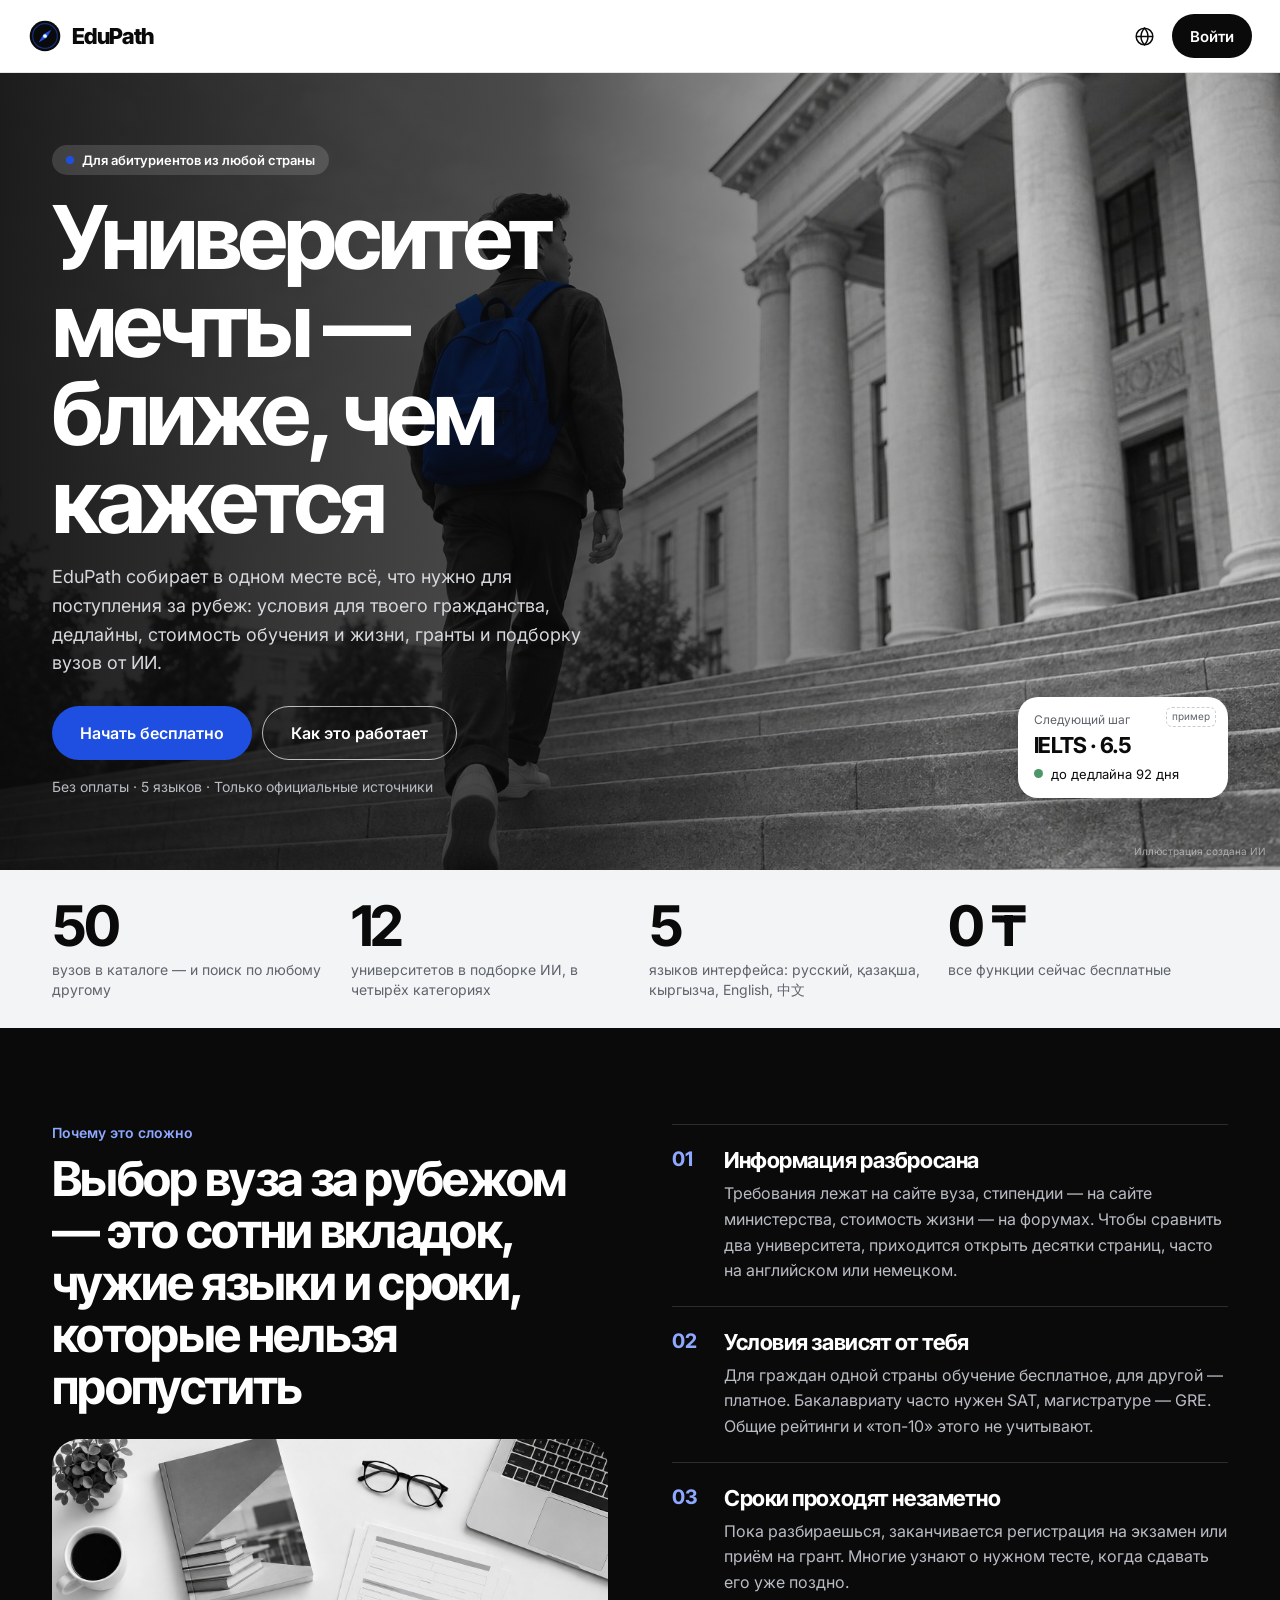
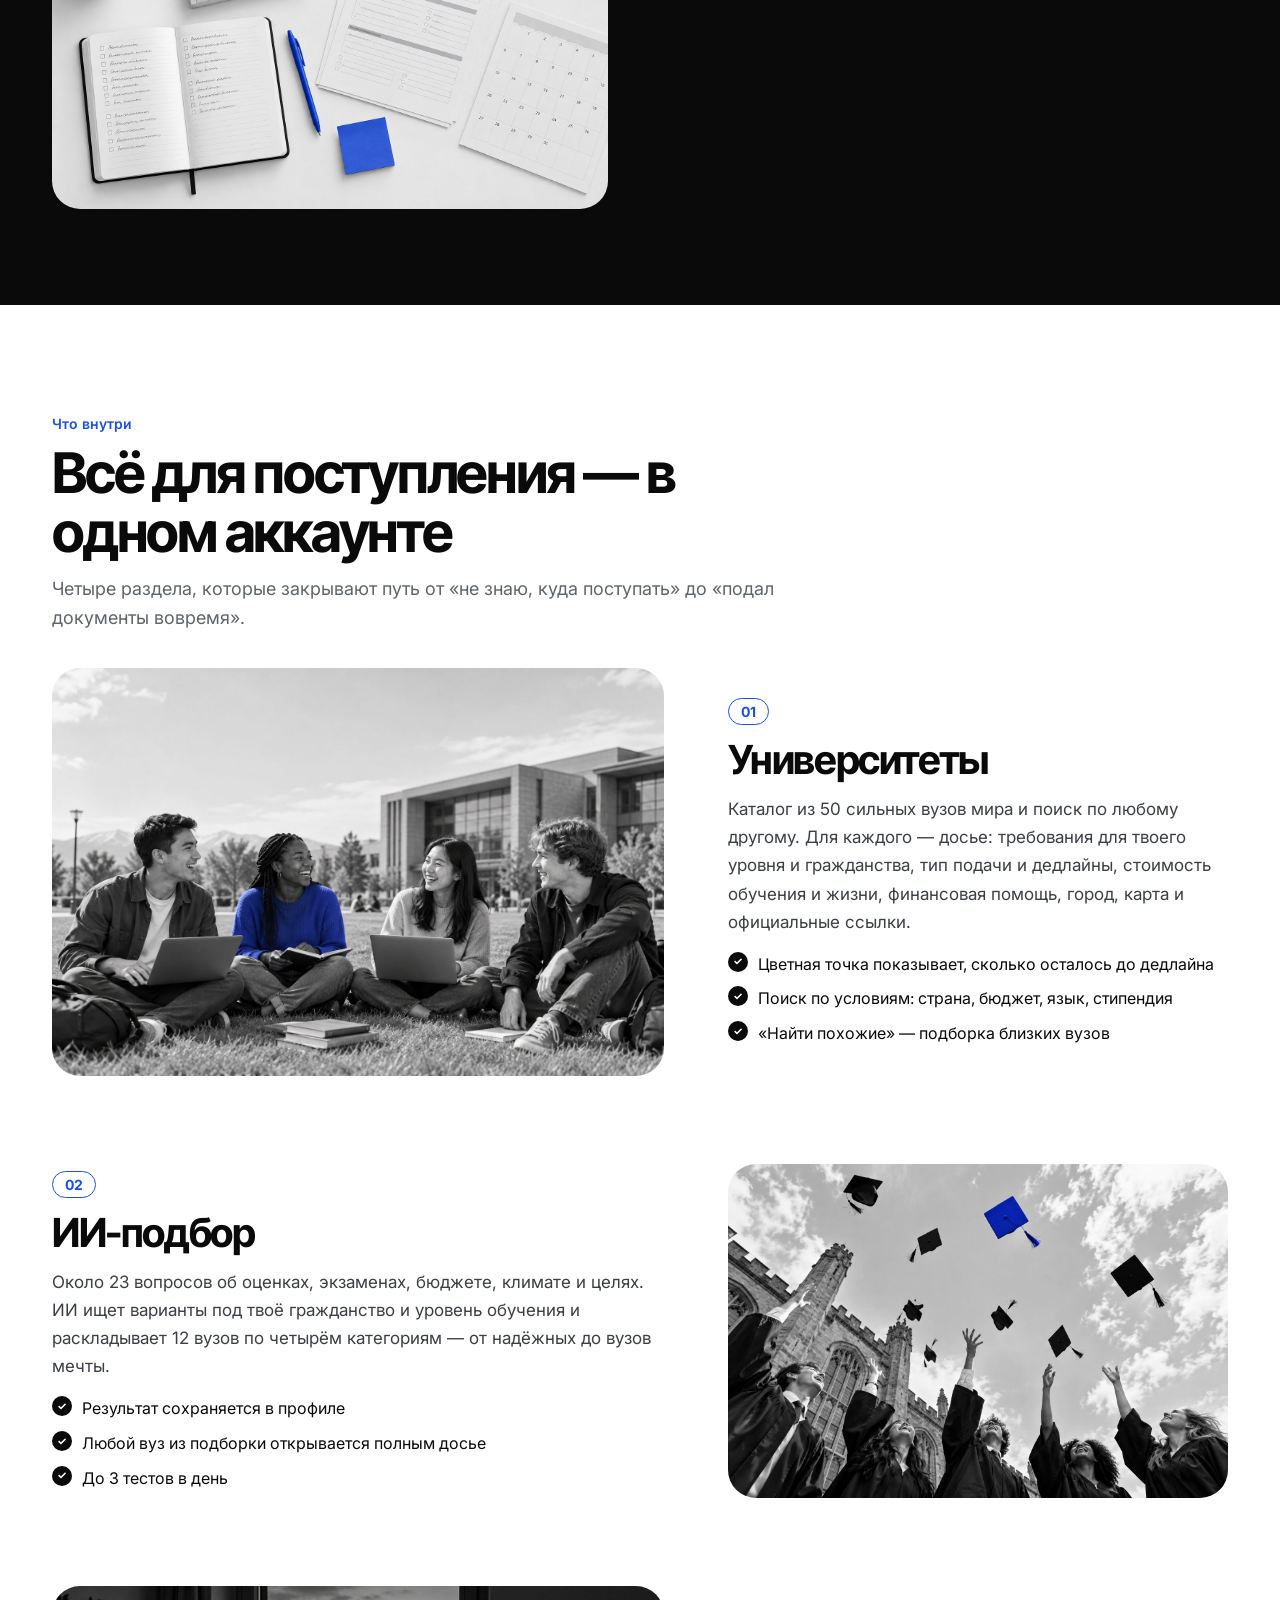
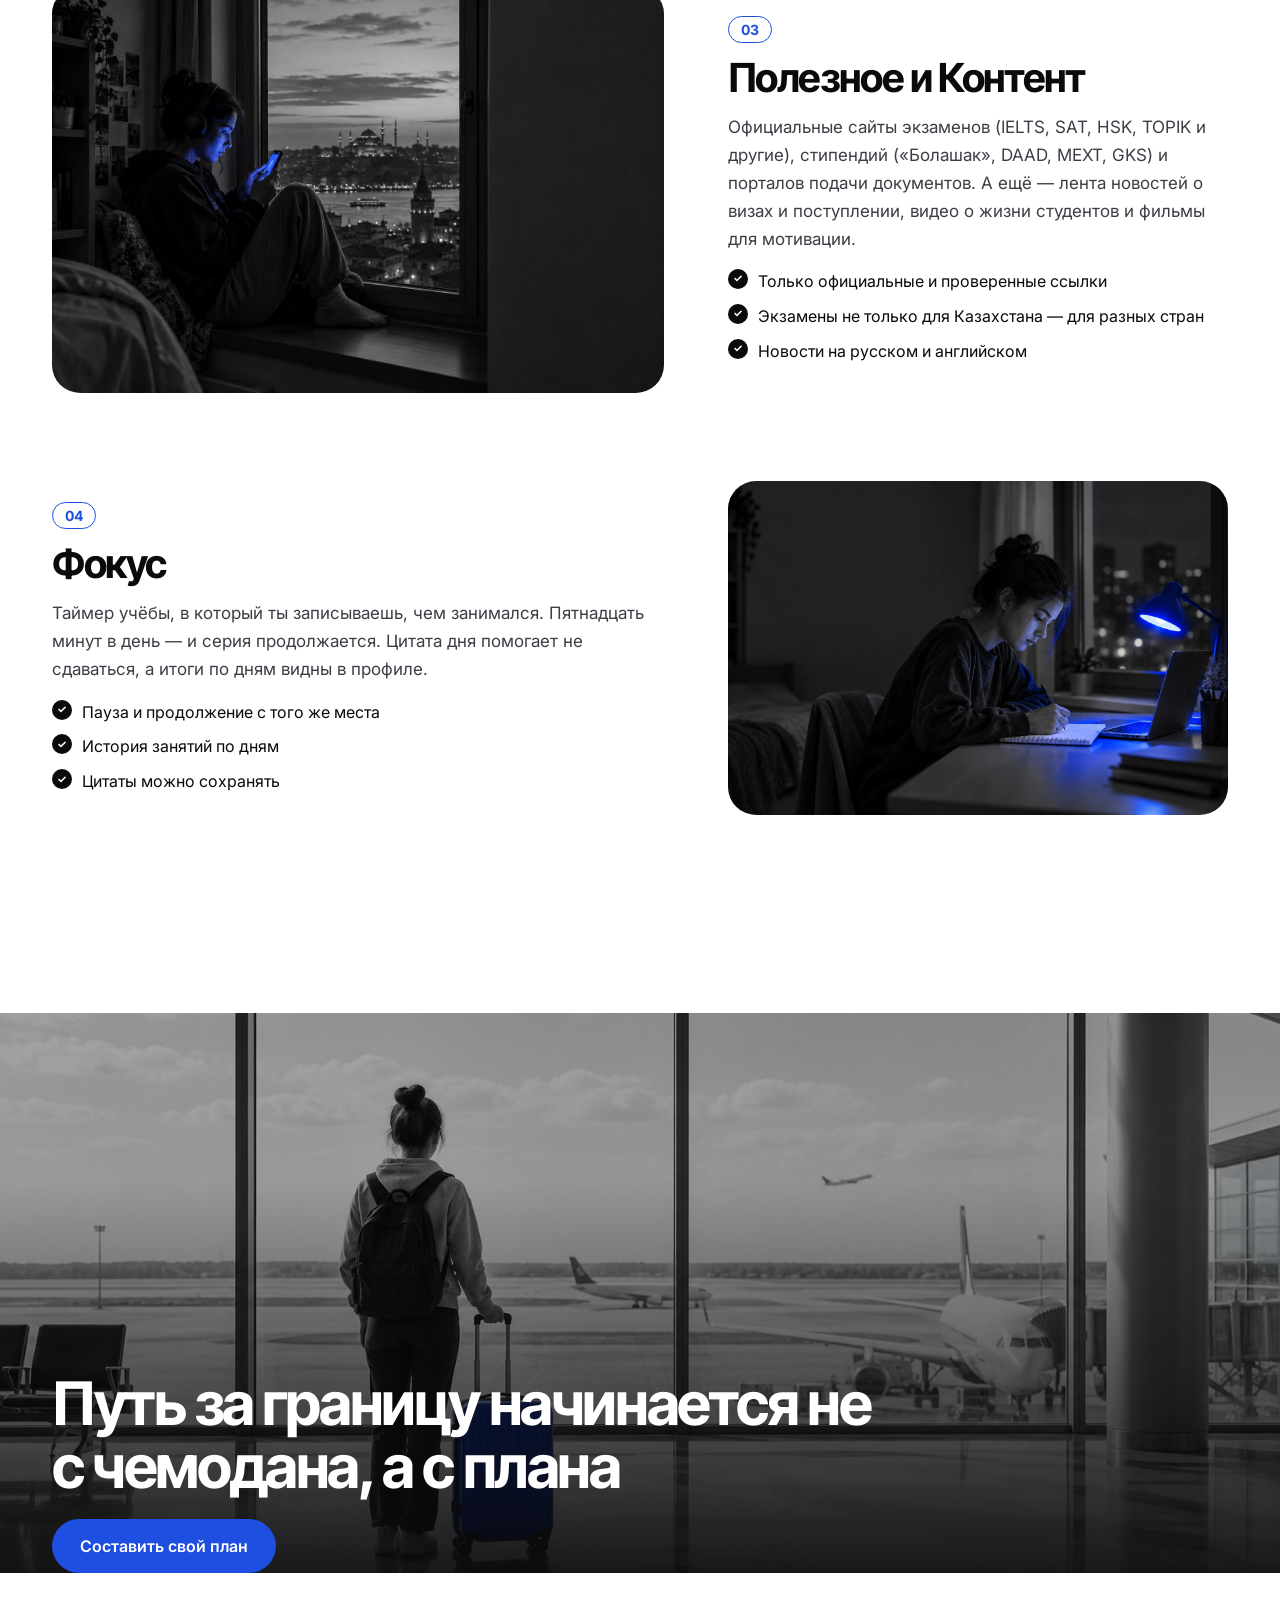
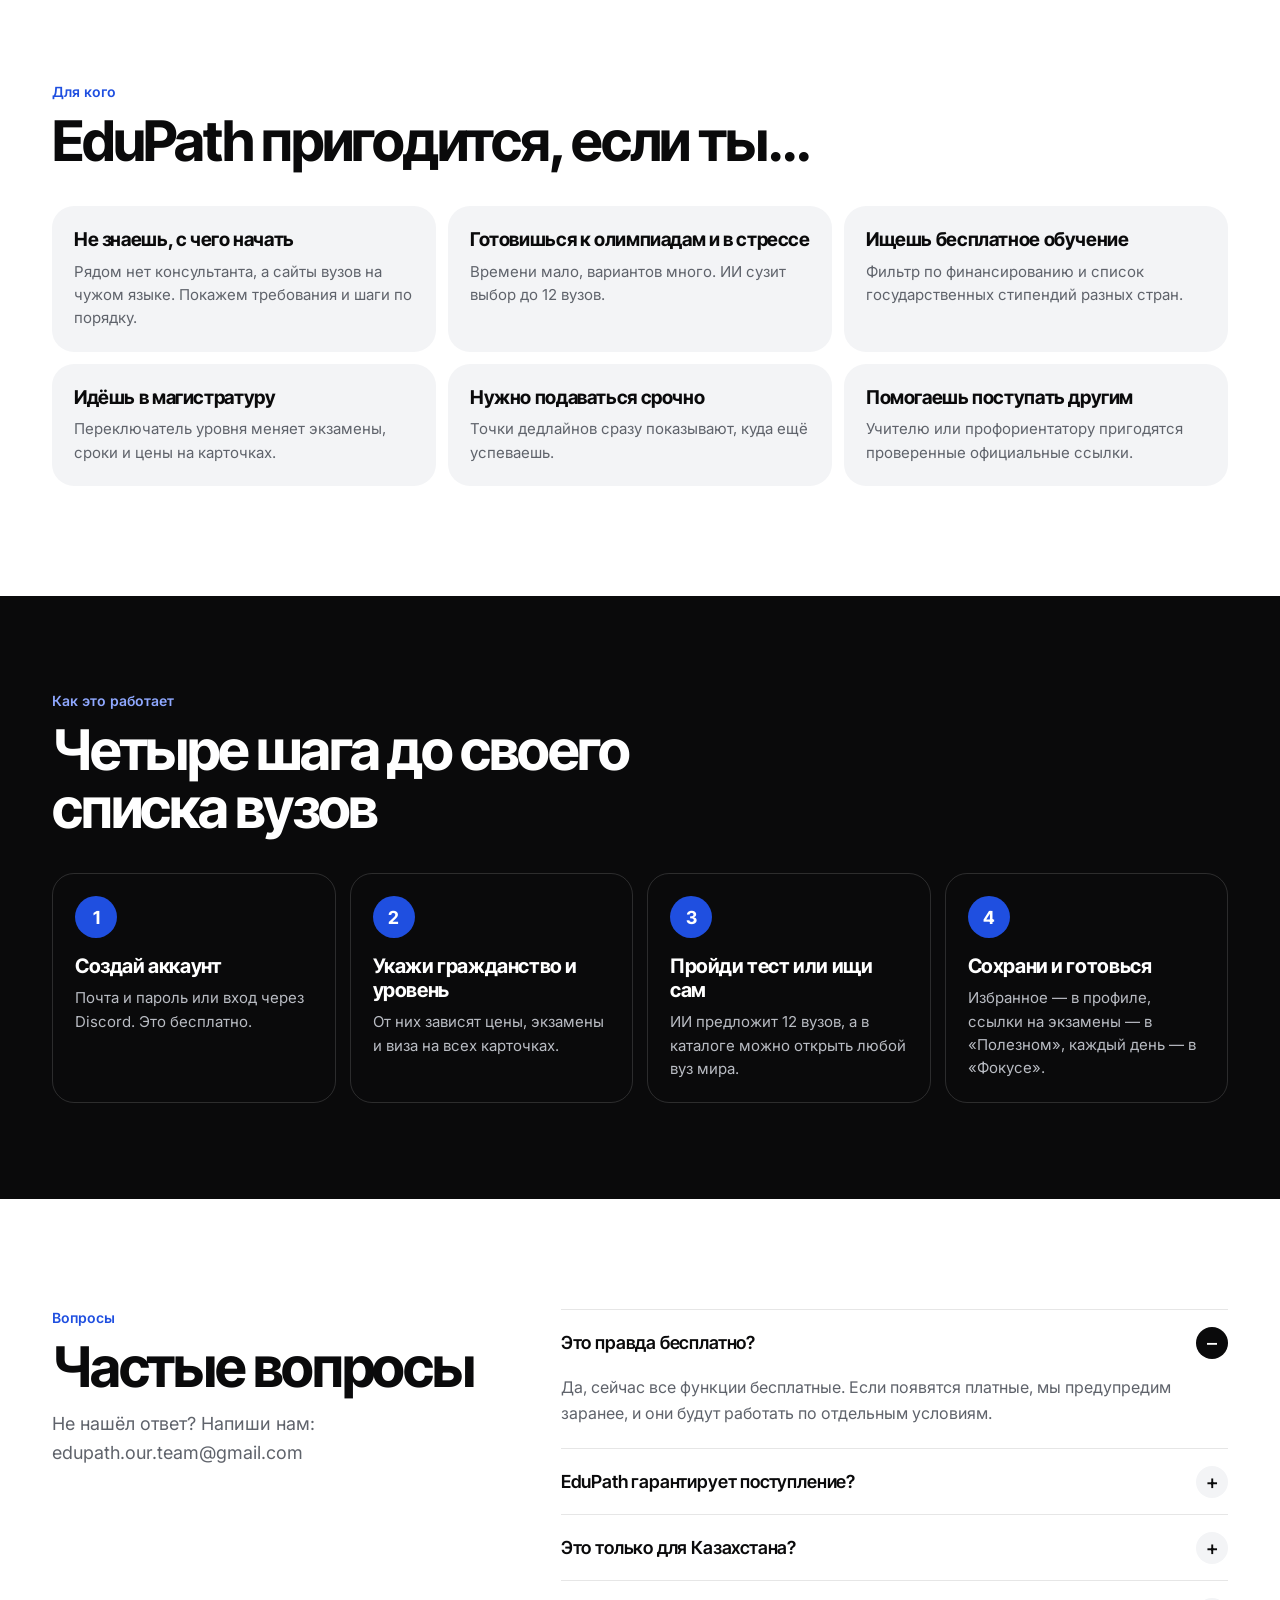
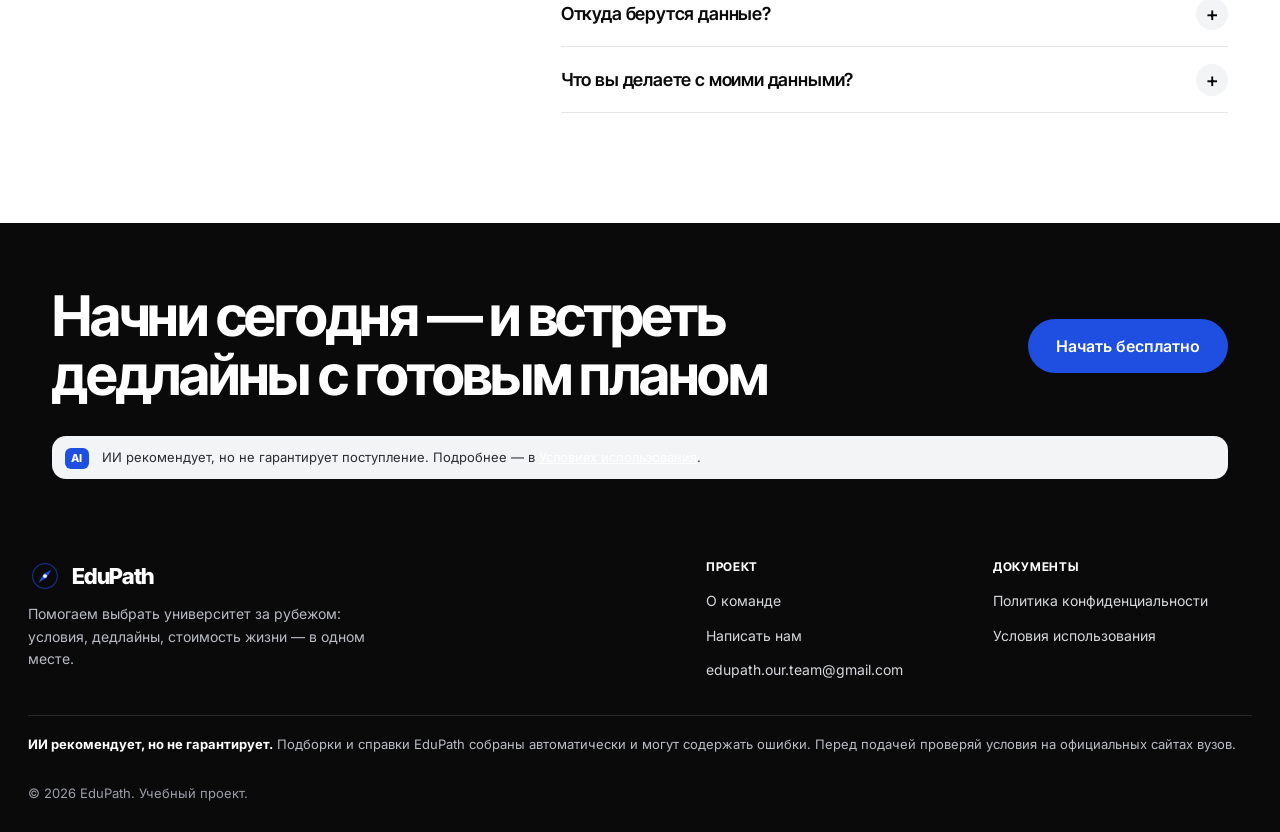
<file: test.html>
<!DOCTYPE html>
<html lang="ru">
<head>
<script>/* Внутренние страницы только для вошедших: без входа — на лендинг */try{if(!localStorage.getItem("edupath_token")){location.replace("index.html");}}catch(e){}</script>
<meta charset="UTF-8">
<meta name="viewport" content="width=device-width, initial-scale=1.0">
<title>EduPath — Тест на подбор университета</title>
<link rel="preconnect" href="https://fonts.googleapis.com">
<link rel="preconnect" href="https://fonts.gstatic.com" crossorigin>
<link href="https://fonts.googleapis.com/css2?family=Inter+Tight:wght@500;600;700;800&family=Inter:wght@400;500;600;700&display=swap" rel="stylesheet">
<style>
  :root{
    --cream:#FFFFFF; --cream-deep:#F3F4F6; --paper:#FFFFFF;
    --espresso:#0A0A0B; --bark:#0A0A0B; --clay:#1F4FE0;
    --caramel:#1F4FE0; --sand:#D9DBE0;
    --text-main:#0A0A0B; --text-muted:#5F636B;
    --line:rgba(10,10,11,0.14);
    --ease:cubic-bezier(0.22, 1, 0.36, 1);
  }
  *{ box-sizing:border-box; margin:0; padding:0; }
  body{ font-family:'Inter', sans-serif; background:var(--cream); color:var(--text-main); line-height:1.5; min-height:100vh; -webkit-font-smoothing:antialiased; }
  h1,h2,h3{ font-family:'Inter Tight', serif; font-weight:600; letter-spacing:-0.01em; }
  a{ text-decoration:none; color:inherit; }
  button{ font-family:inherit; cursor:pointer; border:none; background:none; }

  header{ background:var(--paper); border-bottom:1px solid var(--line); position:sticky; top:0; z-index:100; }
  nav.wrap{ display:flex; align-items:center; justify-content:space-between; height:84px; max-width:1200px; margin:0 auto; padding:0 32px; position:relative; }
  .logo{ display:flex; align-items:center; gap:12px; font-family:'Inter Tight', serif; font-weight:600; font-size:26px; color:var(--espresso); }
  .logo svg{ width:38px; height:38px; flex-shrink:0; }
  .nav-links{ display:flex; align-items:center; gap:8px; }
  .nav-links a{ font-size:15px; color:var(--text-muted); padding:10px 18px; border-radius:8px; transition:background .25s var(--ease), color .25s var(--ease); }
  .nav-links a:hover{ color:var(--espresso); background:var(--cream-deep); }
  .nav-links a.active{ background:var(--espresso); color:var(--paper); }
  .nav-right{ display:flex; align-items:center; gap:14px; }
  .btn-login{ background:var(--clay); color:var(--paper); padding:10px 22px; border-radius:20px; font-size:14px; font-weight:500; }
  .icon-btn{ width:38px; height:38px; display:flex; align-items:center; justify-content:center; color:var(--text-muted); border-radius:50%; }

  .lang-dropdown{ position:relative; }
  .lang-menu{ position:absolute; top:calc(100% + 10px); right:0; background:var(--paper); border:1px solid var(--line); border-radius:12px; padding:6px; min-width:150px; box-shadow:0 16px 32px -14px rgba(10,10,11,0.3); opacity:0; visibility:hidden; transform:translateY(-6px); transition:opacity .15s, transform .15s, visibility .15s; z-index:30; }
  .lang-menu.open{ opacity:1; visibility:visible; transform:translateY(0); }
  .lang-option{ display:block; width:100%; text-align:left; background:none; padding:10px 12px; font-size:14px; color:var(--text-muted); border-radius:8px; }
  .lang-option:hover{ background:var(--cream-deep); color:var(--espresso); }
  .lang-option.active{ background:var(--cream-deep); color:var(--espresso); font-weight:600; }

  main{ max-width:900px; margin:0 auto; padding:64px 32px 96px; }
  .screen{ display:none; animation:fadeInUp .5s var(--ease) forwards; }
  .screen.active{ display:block; }

  .intro{ text-align:center; padding:32px 0; }
  .intro .eyebrow{ display:inline-flex; align-items:center; gap:8px; font-size:14px; color:var(--clay); font-weight:600; margin-bottom:24px; }
  .intro .eyebrow::before{ content:""; width:22px; height:1.5px; background:var(--clay); display:inline-block; }
  .intro .eyebrow::after{ content:""; width:22px; height:1.5px; background:var(--clay); display:inline-block; }
  .intro h1{ font-size:48px; line-height:1.1; margin-bottom:24px; color:var(--espresso); }
  .intro h1 em{ font-style:italic; color:var(--clay); }
  .intro p{ font-size:17px; color:var(--text-muted); max-width:560px; margin:0 auto 20px; line-height:1.7; }
  .intro .note{ font-size:14px; color:var(--text-muted); margin-bottom:36px; }
  .intro .btn-start{ display:inline-flex; align-items:center; gap:12px; background:var(--espresso); color:var(--paper); padding:18px 34px; border-radius:10px; font-size:15px; font-weight:500; box-shadow:0 10px 24px -10px rgba(10,10,11,0.45); transition:background .25s var(--ease), transform .25s var(--ease); }
  .intro .btn-start:hover{ background:var(--bark); transform:translateY(-2px); }
  .intro .btn-start svg{ width:16px; height:16px; }

  .btn-ghost{ display:inline-flex; align-items:center; gap:10px; margin-left:10px; padding:17px 26px; border-radius:10px; font-size:15px; font-weight:500; color:var(--clay); border:1.5px solid var(--sand); background:transparent; }
  .btn-ghost:hover{ background:var(--cream-deep); }
  .intro-actions{ display:flex; justify-content:center; flex-wrap:wrap; gap:10px; }

  .dialog-wrap{ background:var(--paper); border:1px solid var(--line); border-radius:24px; padding:40px 44px 34px; box-shadow:0 20px 48px -28px rgba(10,10,11,0.25); }
  .dialog-progress{ display:flex; align-items:center; gap:16px; font-size:13px; color:var(--text-muted); margin-bottom:28px; }
  .progress-track{ flex:1; height:6px; background:var(--cream-deep); border-radius:99px; overflow:hidden; }
  .progress-bar{ height:100%; width:0; background:linear-gradient(90deg, var(--caramel), var(--clay)); border-radius:99px; transition:width .4s var(--ease); }
  .question-label{ font-size:12px; font-weight:600; color:var(--clay); text-transform:uppercase; letter-spacing:.08em; margin-bottom:12px; }
  .opt-tag{ color:var(--text-muted); text-transform:none; letter-spacing:0; font-weight:500; }
  .question-text{ font-size:27px; font-weight:500; line-height:1.3; color:var(--espresso); margin-bottom:10px; }
  .question-hint{ font-size:14px; color:var(--text-muted); margin-bottom:22px; }
  .question-text + .opts, .question-text + .text-input, .question-text + select{ margin-top:22px; }
  .opts{ display:grid; grid-template-columns:repeat(2, minmax(0,1fr)); gap:10px; }
  .opts-small{ grid-template-columns:repeat(3, minmax(0,1fr)); }
  .opt{ text-align:left; padding:14px 16px; border-radius:12px; border:1.5px solid var(--line); background:var(--cream); color:var(--text-main); font-size:15px; line-height:1.35; transition:border-color .2s var(--ease), background .2s var(--ease), transform .2s var(--ease); }
  .opt:hover{ border-color:var(--sand); background:var(--paper); }
  .opt.selected{ border-color:var(--clay); background:#F3F4F6; color:var(--espresso); font-weight:600; box-shadow:inset 0 0 0 1px var(--clay); }
  .sub-q{ font-size:14px; font-weight:600; color:var(--bark); margin:18px 0 10px; }
  .text-input{ width:100%; padding:14px 16px; font-family:inherit; font-size:15px; color:var(--text-main); background:var(--cream); border:1.5px solid var(--line); border-radius:12px; transition:border-color .2s var(--ease), background .2s var(--ease); }
  .text-input:focus{ outline:none; border-color:var(--clay); background:var(--paper); }
  .text-area{ resize:vertical; min-height:110px; }
  .select-input{ appearance:auto; }
  .other-wrap{ display:block; margin-top:16px; }
  .other-label{ display:block; font-size:12px; font-weight:600; color:var(--text-muted); margin-bottom:6px; }
  .score-list{ margin-top:14px; display:grid; gap:10px; }
  .score-row{ display:grid; grid-template-columns:minmax(120px, 34%) 1fr; align-items:center; gap:12px; margin-top:12px; font-size:14px; color:var(--bark); font-weight:600; }
  .score-list .score-row{ margin-top:0; }
  .form-error{ min-height:22px; margin-top:12px; font-size:14px; color:#a53f35; }
  .dialog-actions{ display:flex; justify-content:space-between; align-items:center; gap:12px; margin-top:12px; }
  .btn-send{ display:inline-flex; align-items:center; gap:10px; background:var(--espresso); color:var(--paper); padding:14px 26px; border-radius:10px; font-size:15px; font-weight:500; transition:background .25s var(--ease), transform .25s var(--ease); }
  .btn-send:hover{ background:var(--bark); transform:translateY(-1px); }
  .btn-send svg{ width:16px; height:16px; }
  .btn-back{ padding:14px 20px; border-radius:10px; font-size:15px; color:var(--text-muted); border:1.5px solid var(--line); }
  .btn-back:hover{ background:var(--cream-deep); color:var(--espresso); }

  .loading-wrap{ text-align:center; }
  .loading-wrap h2{ font-size:30px; margin-bottom:24px; color:var(--espresso); }
  .loading-steps{ list-style:none; display:inline-flex; flex-direction:column; gap:12px; text-align:left; margin-bottom:22px; }
  .loading-steps li{ font-size:15px; color:var(--text-muted); padding-left:28px; position:relative; }
  .loading-steps li::before{ content:""; position:absolute; left:4px; top:6px; width:10px; height:10px; border-radius:50%; background:var(--cream-deep); }
  .loading-steps li.done{ color:var(--bark); }
  .loading-steps li.done::before{ background:var(--clay); }
  .loading-steps li.current{ color:var(--espresso); font-weight:600; }
  .loading-steps li.current::before{ background:var(--caramel); animation:thinkingPulse 1.4s ease-in-out infinite; }
  .loading-note{ font-size:13px; color:var(--text-muted); }
  .load-error{ font-size:16px; color:#a53f35; margin:10px 0 20px; }
  .load-actions{ display:flex; justify-content:center; flex-wrap:wrap; gap:10px; }
  @keyframes thinkingPulse{ 0%,80%,100%{ opacity:.35; transform:scale(.8);} 40%{ opacity:1; transform:scale(1.15);} }

  .save-banner{ display:flex; align-items:center; gap:16px; flex-wrap:wrap; background:linear-gradient(135deg, var(--caramel) 0%, var(--clay) 100%); color:var(--paper); padding:18px 24px; border-radius:16px; margin-bottom:30px; box-shadow:0 12px 28px -16px rgba(31,79,224,0.6); }
  .save-banner-icon{ flex-shrink:0; width:40px; height:40px; display:flex; align-items:center; justify-content:center; background:rgba(255,255,255,0.2); border-radius:50%; font-size:20px; }
  .save-banner-text{ flex:1; min-width:200px; }
  .save-banner-title{ font-weight:600; font-size:16px; }
  .save-banner-desc{ font-size:13px; opacity:.9; word-break:break-word; }
  .save-banner-btn{ display:inline-flex; align-items:center; background:var(--paper); color:var(--clay); padding:10px 18px; border-radius:10px; font-size:14px; font-weight:600; }

  main.final-wide{ max-width:1200px; }
  .final-header{ text-align:center; margin-bottom:30px; }
  .final-header h2{ font-size:38px; margin-bottom:12px; color:var(--espresso); }
  .final-header h2 em{ font-style:italic; color:var(--clay); }
  .final-header p{ font-size:16px; color:var(--text-muted); }
  .category{ margin-bottom:26px; background:var(--paper); border:1px solid var(--line); border-radius:20px; padding:26px; opacity:0; animation:fadeInUp .6s var(--ease) forwards; }
  .category-title{ font-family:'Inter Tight', serif; font-size:22px; font-weight:600; color:var(--espresso); margin-bottom:4px; }
  .category-sub{ font-size:14px; color:var(--text-muted); margin-bottom:18px; }
  .cards-track{ display:grid; grid-template-columns:repeat(3, minmax(0,1fr)); gap:13px; }
  .uni-card{ min-height:200px; background:var(--cream); border:1px solid var(--line); border-radius:16px; padding:16px; display:flex; flex-direction:column; gap:9px; cursor:pointer; transition:transform .2s, box-shadow .2s, border-color .2s; }
  .uni-card:hover, .uni-card:focus-visible{ transform:translateY(-3px); box-shadow:0 16px 42px rgba(10,10,11,.09); border-color:var(--caramel); outline:none; }
  .card-top{ display:flex; justify-content:space-between; align-items:center; gap:8px; }
  .country-pill{ font-size:11px; color:var(--text-muted); background:var(--paper); padding:5px 9px; border-radius:999px; }
  .deadline-dot{ width:9px; height:9px; border-radius:50%; background:#a9a09a; flex:none; }
  .deadline-dot.red{ background:#c94c43; } .deadline-dot.yellow{ background:#d6a22d; } .deadline-dot.green{ background:#4c9667; }
  .uni-card h3{ font-size:19px; line-height:1.18; color:var(--espresso); }
  .card-location{ font-size:12px; color:var(--text-muted); }
  .card-facts{ display:grid; grid-template-columns:1fr 1fr; gap:6px 10px; margin:0; }
  .card-facts dt{ font-size:10px; color:var(--text-muted); text-transform:uppercase; letter-spacing:.05em; }
  .card-facts dd{ font-size:12px; color:var(--espresso); margin:0; }
  .card-facts dd.none{ color:var(--text-muted); }
  .facts-later{ font-size:12px; color:var(--text-muted); font-style:italic; }
  .card-foot{ display:flex; align-items:center; justify-content:space-between; gap:8px; font-size:11px; color:var(--text-muted); margin-top:auto; }
  .result-link{ color:var(--clay); overflow:hidden; text-overflow:ellipsis; white-space:nowrap; }
  .result-link:hover{ text-decoration:underline; }
  .dossier{ color:var(--clay); font-weight:600; white-space:nowrap; }
  .empty-note{ padding:18px; background:var(--cream); border-radius:10px; font-size:14px; color:var(--text-muted); text-align:center; font-style:italic; }
  .cv-note{ background:var(--paper); border:1px solid var(--sand); border-left:4px solid var(--clay); border-radius:16px; padding:22px 26px; margin-top:8px; font-size:15px; line-height:1.7; color:var(--text-main); }
  .cv-note .disclaimer{ margin-top:10px; font-size:13px; color:var(--text-muted); font-style:italic; }
  .final-actions{ text-align:center; margin-top:36px; }
  .remaining-note{ font-size:13px; color:var(--text-muted); margin-bottom:14px; }
  .btn-restart{ display:inline-flex; align-items:center; gap:10px; background:var(--clay); color:var(--paper); padding:15px 30px; border-radius:10px; font-size:15px; font-weight:500; }
  .btn-restart:hover{ background:var(--bark); }

  @keyframes fadeInUp{ from{ opacity:0; transform:translateY(12px);} to{ opacity:1; transform:translateY(0);} }

  @media (max-width:1000px){ .cards-track{ grid-template-columns:repeat(2, minmax(0,1fr)); } }
  @media (max-width:900px){ .nav-links{ display:none !important; } }
  @media (max-width:700px){
    nav.wrap{ height:72px; padding:0 18px; }
    .logo{ font-size:21px; gap:9px; } .logo svg{ width:30px; height:30px; }
    main{ padding:28px 16px 64px; }
    .intro h1{ font-size:32px; } .intro p{ font-size:15px; }
    .btn-ghost{ margin-left:0; }
    .dialog-wrap{ padding:24px 18px; border-radius:18px; }
    .question-text{ font-size:21px; }
    .opts, .opts-small{ grid-template-columns:1fr; }
    .opts-small{ grid-template-columns:1fr 1fr; }
    .score-row{ grid-template-columns:1fr; gap:6px; }
    .final-header h2{ font-size:28px; }
    .category{ padding:18px; }
    .cards-track{ grid-template-columns:1fr; }
    .save-banner{ flex-direction:column; align-items:flex-start; }
  }
</style>
<link rel="stylesheet" href="edupath.css?v=3">
<link rel="stylesheet" href="edupath-d.css?v=2">
</head>
<body>

<header class="ep-header" id="siteHeader" data-variant="app"></header>
<script src="layout.js?v=5"></script>
<script src="edupath-d.js?v=3"></script>

<main id="main">

  <section class="screen active" id="screenIntro">
    <div class="intro">
      <div class="eyebrow" id="introEyebrow">Тест на подбор университета</div>
      <h1 id="introTitle">Найдём университеты <em>под тебя</em></h1>
      <p id="introSub"></p>
      <p class="note" id="introNote"></p>
      <div class="intro-actions" id="introActions"></div>
    </div>
  </section>

  <section class="screen" id="screenQuiz">
    <div class="dialog-wrap">
      <div class="dialog-progress">
        <span id="progressText"></span>
        <div class="progress-track"><div class="progress-bar" id="progressBar"></div></div>
      </div>
      <div id="questionBox"></div>
    </div>
  </section>

  <section class="screen" id="screenLoading">
    <div class="dialog-wrap loading-wrap">
      <h2 id="loadingTitle"></h2>
      <ul class="loading-steps" id="loadingSteps"></ul>
      <p class="loading-note" id="loadingNote"></p>
      <div id="loadingError"></div>
    </div>
  </section>

  <section class="screen" id="screenFinal">
    <div id="saveBanner"></div>
    <div class="final-header">
      <h2 id="finalTitle"></h2>
      <p id="finalSub"></p>
    </div>
    <div id="categoriesContainer"></div>
    <div class="cv-note" id="cvNote"></div>
    <div class="final-actions">
      <p class="remaining-note" id="remainingNote"></p>
      <button type="button" class="btn-restart" id="restartBtn" data-act="restart"></button>
    </div>
  </section>

</main>

<script src="i18n.js?v=9"></script>
<script src="auth.js"></script>
<script src="test-texts.js"></script>
<script src="test-quiz.js"></script>
</body>
</html>
</file>
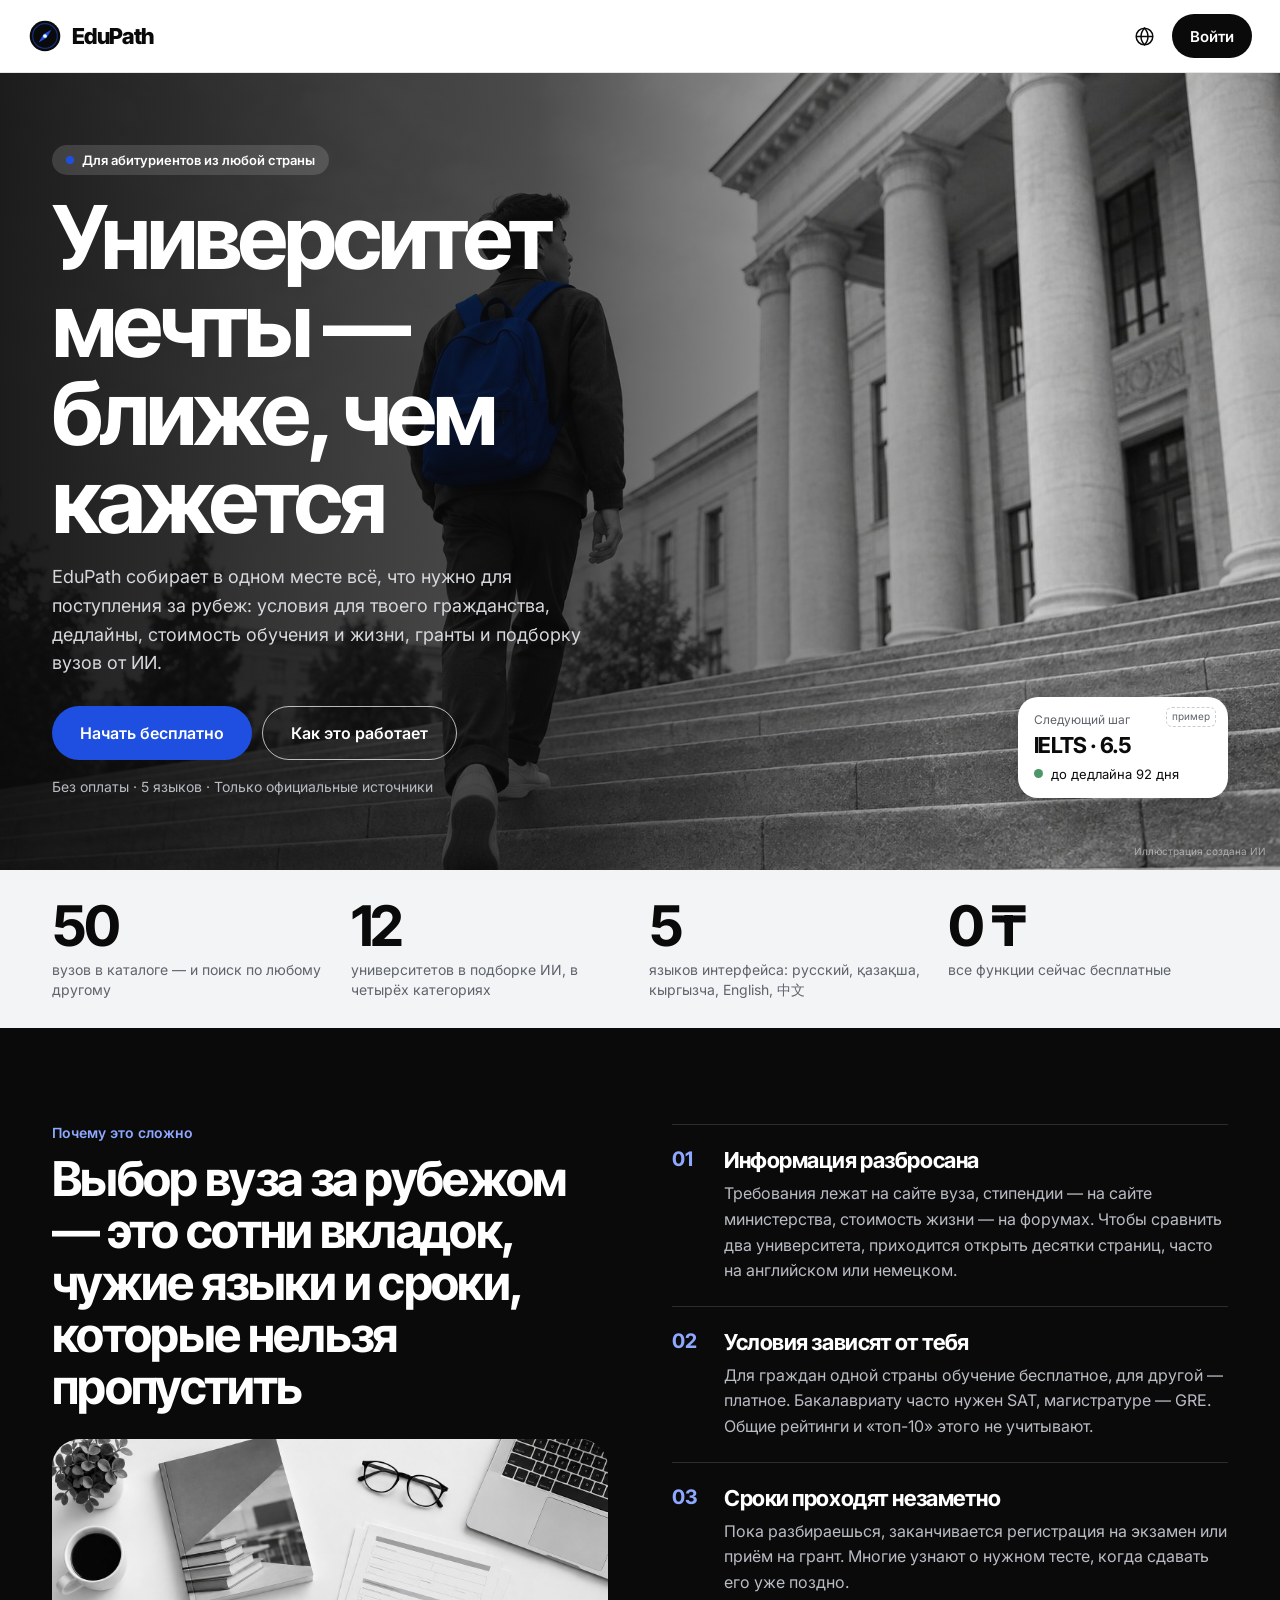
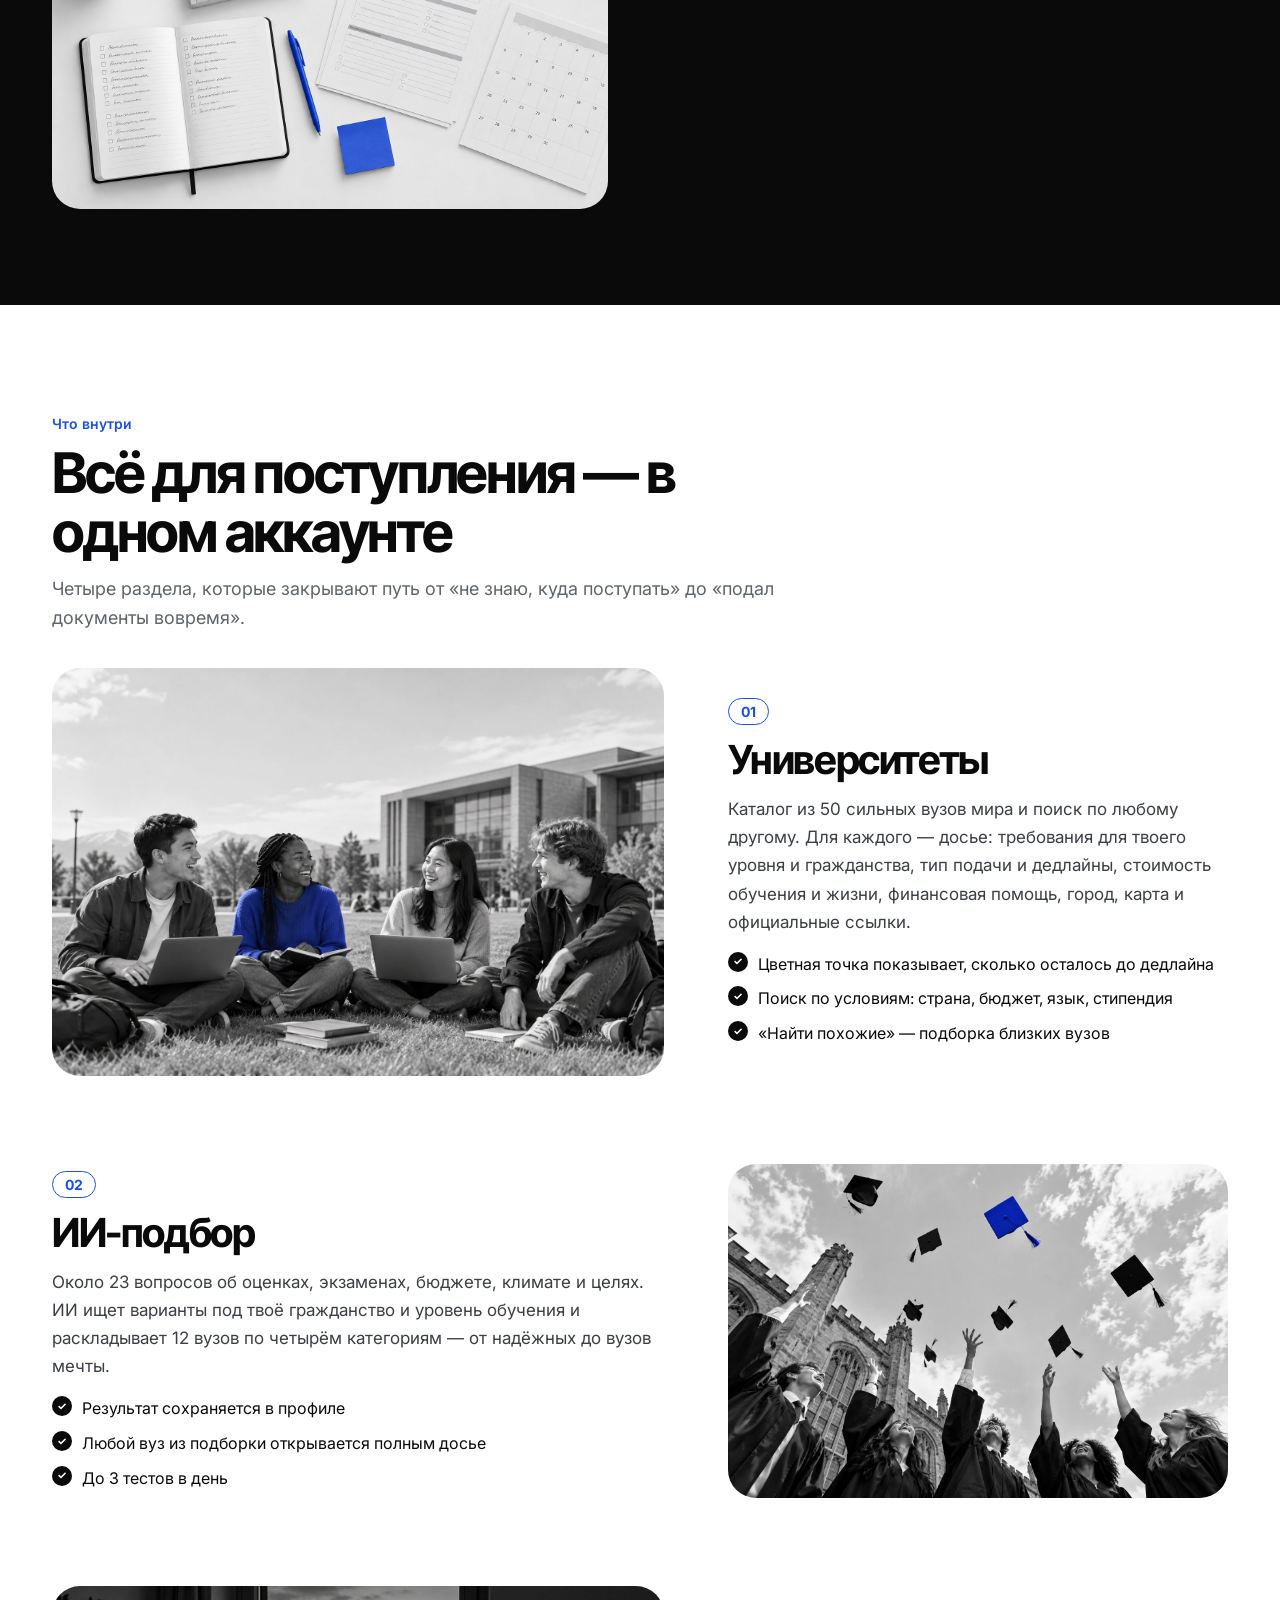
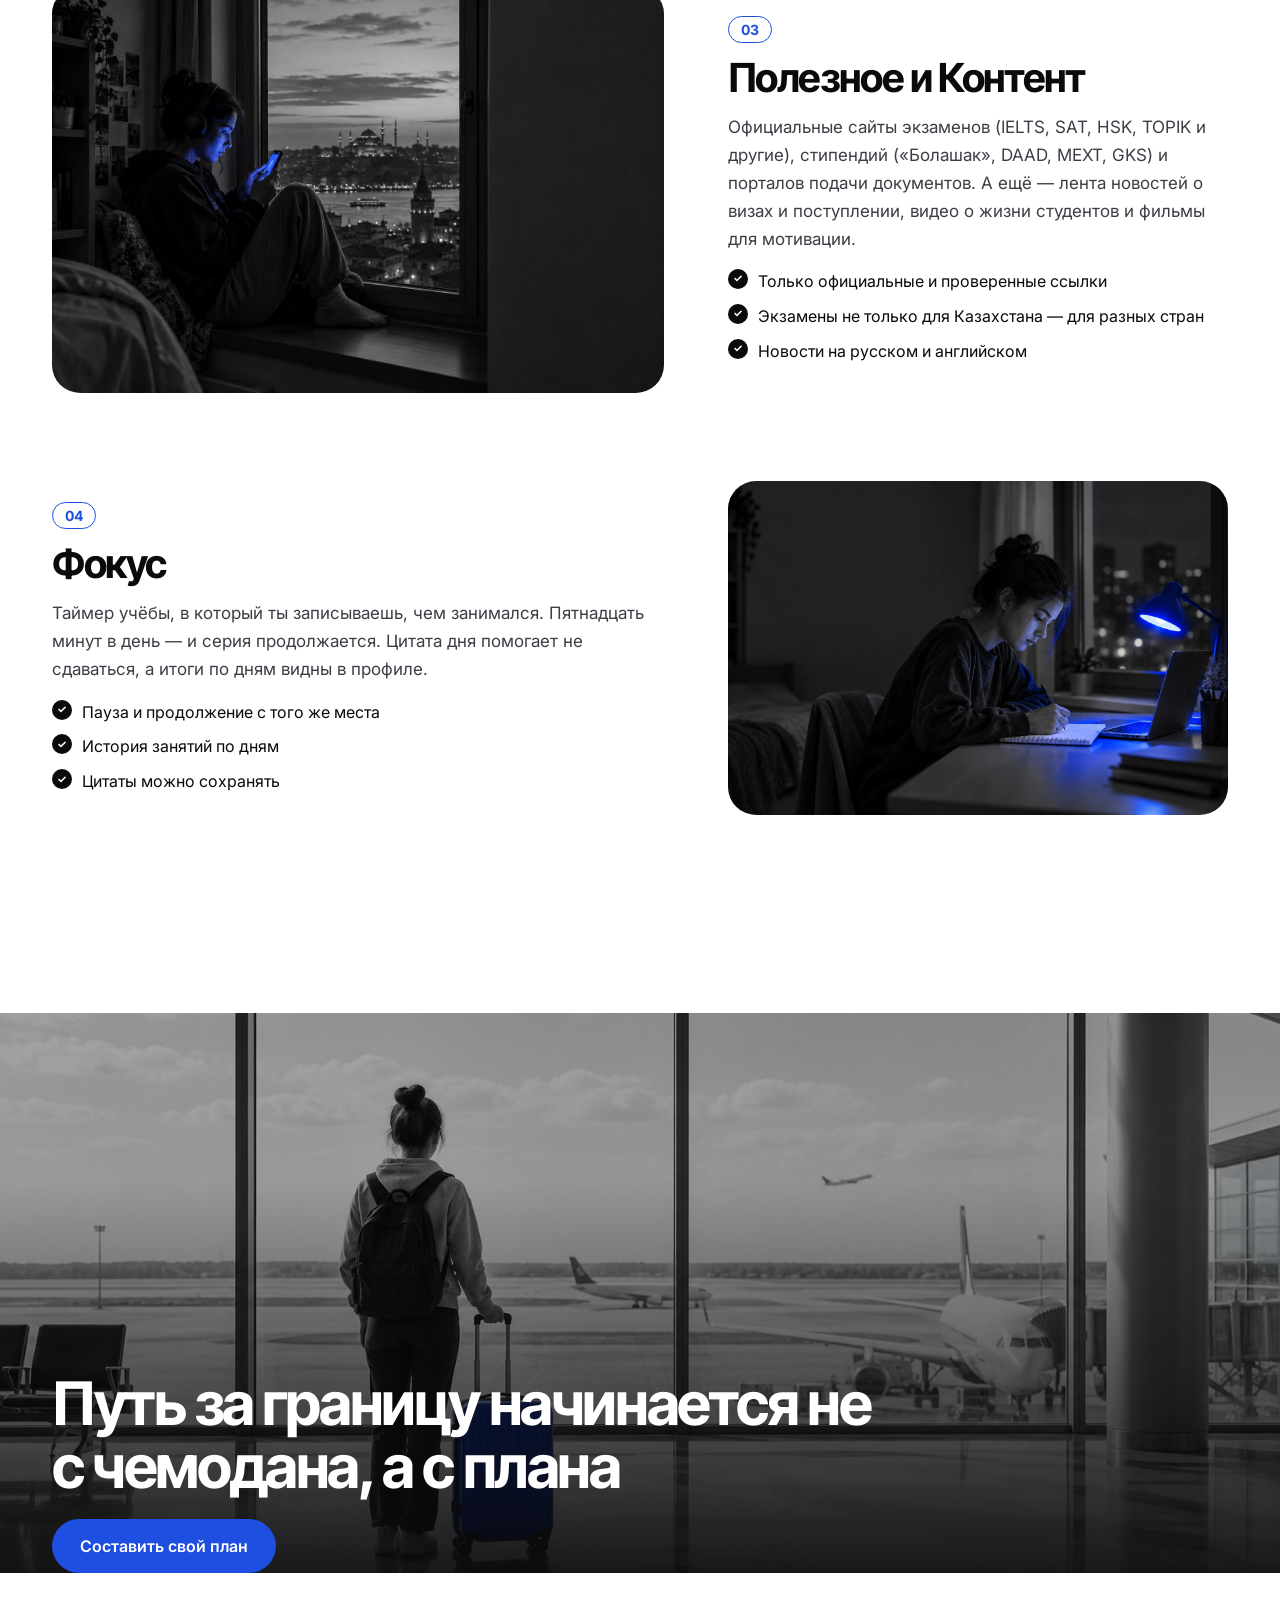
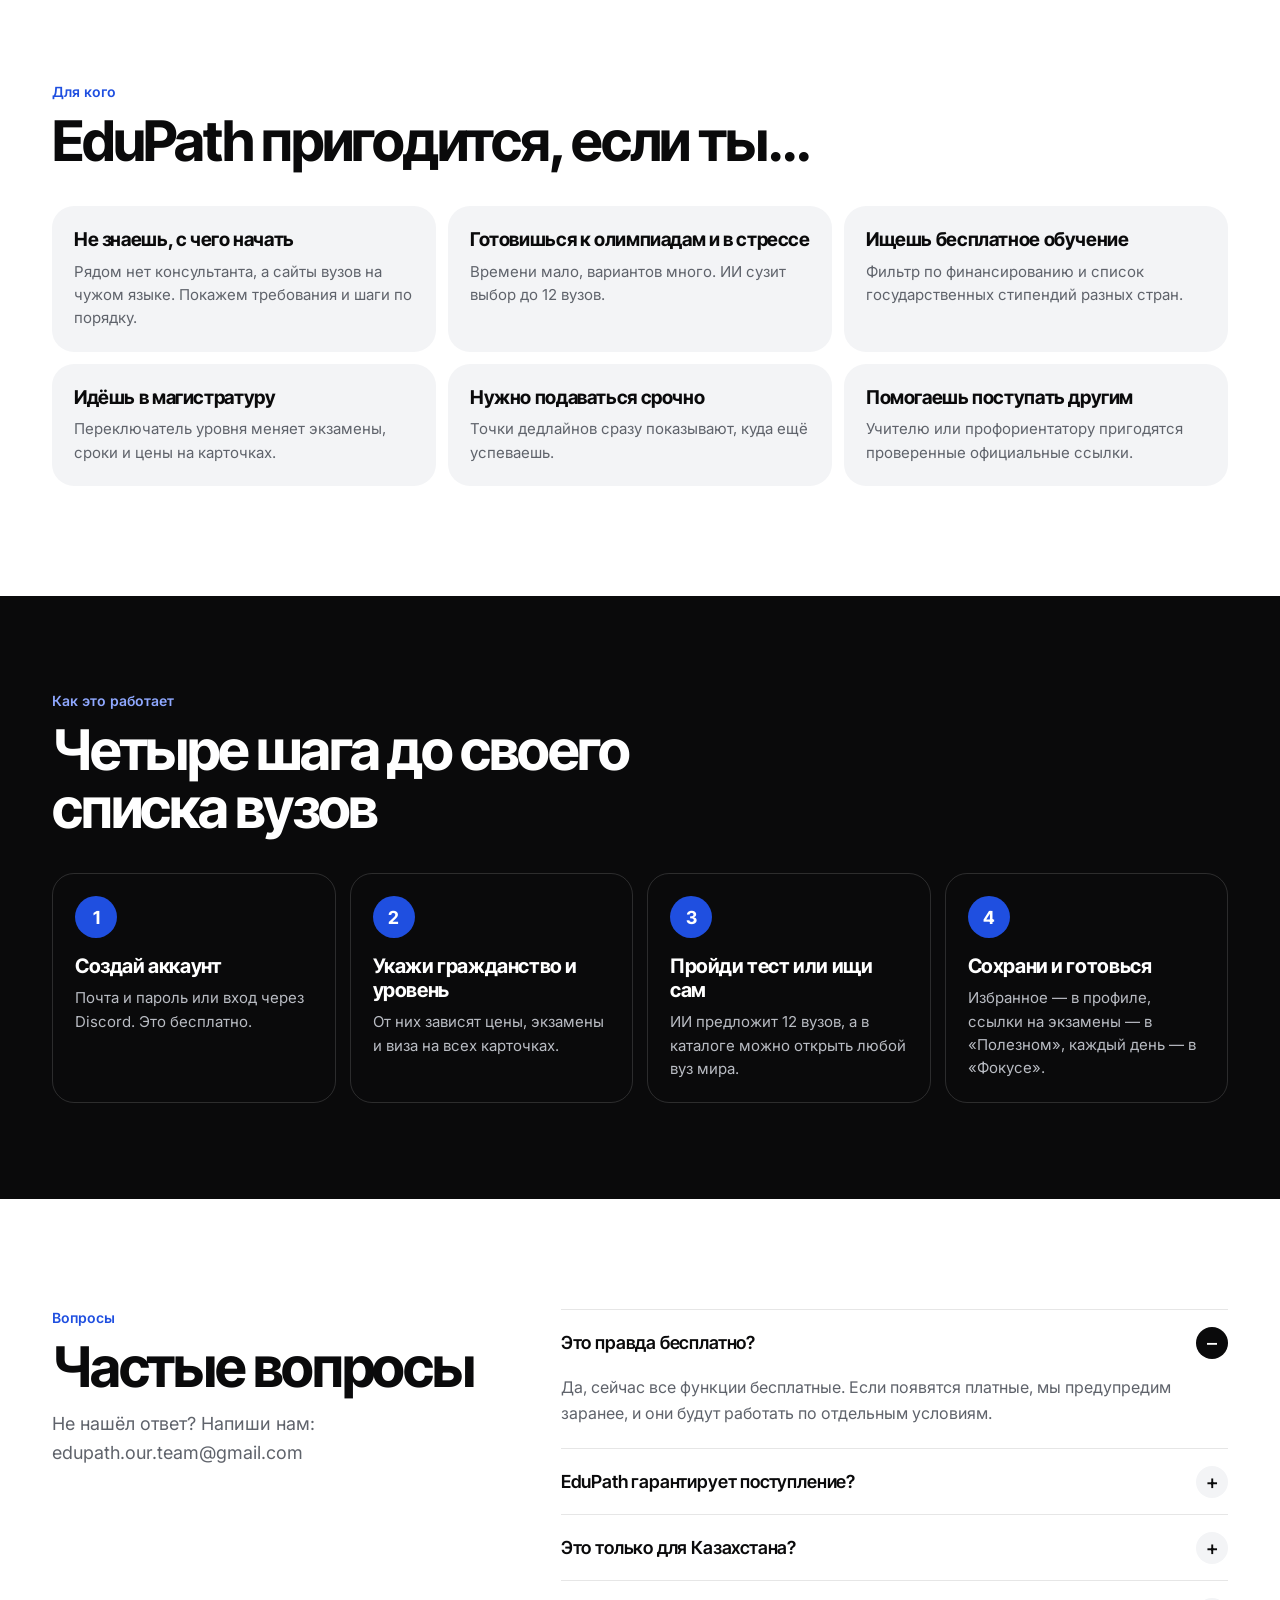
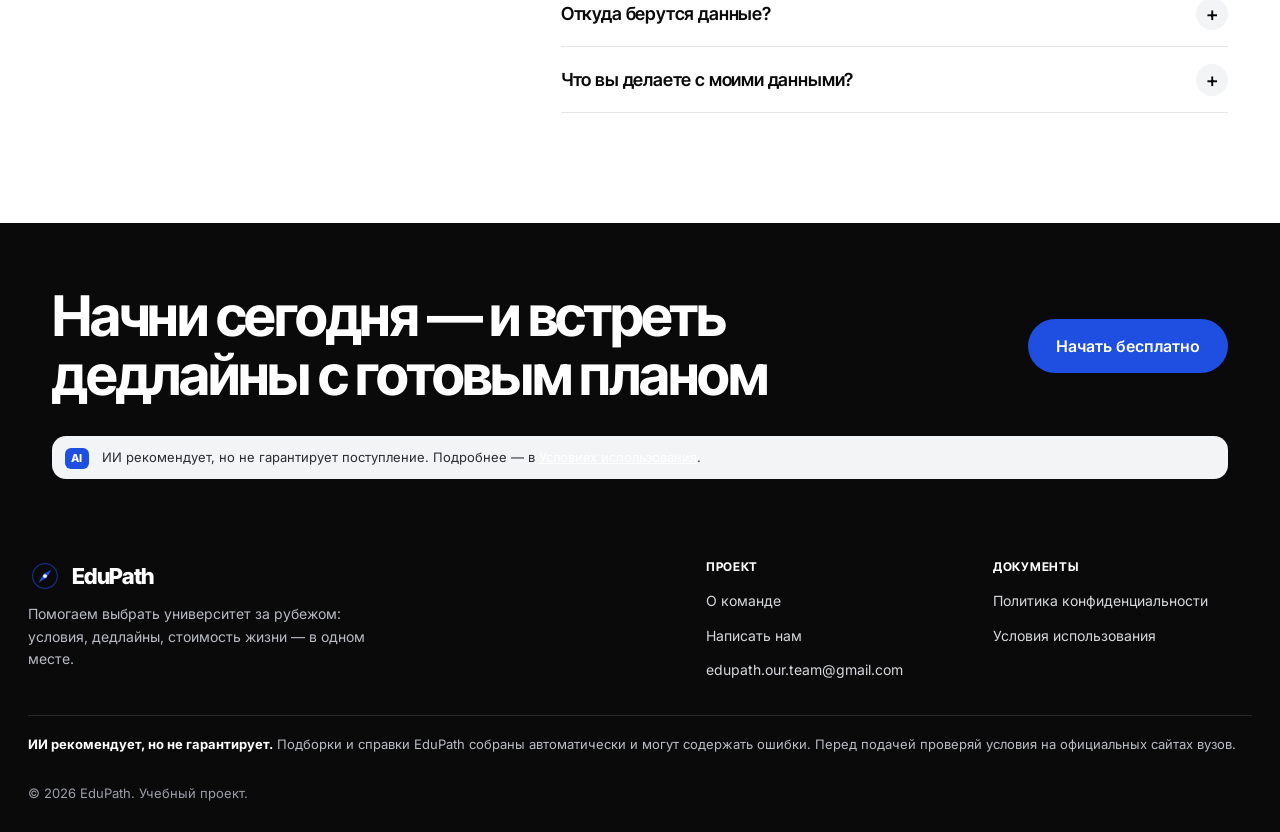
<file: universities.html>
<!DOCTYPE html>
<html lang="ru">
<head>
  <script>
    try { if (!localStorage.getItem("edupath_token")) location.replace("index.html"); } catch (e) {}
  </script>
  <meta charset="UTF-8">
  <meta name="viewport" content="width=device-width, initial-scale=1.0">
  <meta name="theme-color" content="#FFFFFF">
  <title>EduPath — Умный каталог университетов</title>
  <link rel="preconnect" href="https://fonts.googleapis.com">
  <link rel="preconnect" href="https://fonts.gstatic.com" crossorigin>
  <link href="https://fonts.googleapis.com/css2?family=Inter+Tight:wght@500;600;700;800&family=Inter:wght@400;500;600;700&display=swap" rel="stylesheet">
  <style>
    :root{--cream:#FFFFFF;--cream-deep:#F3F4F6;--paper:#FFFFFF;--espresso:#0A0A0B;--bark:#0A0A0B;--clay:#1F4FE0;--caramel:#1F4FE0;--sand:#D9DBE0;--muted:#5F636B;--line:rgba(10,10,11,.14);--shadow:0 16px 42px rgba(10,10,11,.09)}
    *{box-sizing:border-box}html{scroll-behavior:smooth}body{margin:0;background:var(--cream);color:var(--espresso);font-family:'Inter',sans-serif;line-height:1.5}h1,h2,h3,h4{font-family:'Inter Tight',serif;line-height:1.12;font-weight:600;letter-spacing:-.02em}button,input,select{font:inherit}button{cursor:pointer}a{color:inherit;text-decoration:none}
    .site-header{position:sticky;top:0;z-index:50;background:rgba(255,255,255,.96);backdrop-filter:blur(12px);border-bottom:1px solid var(--line)}.nav-wrap{min-height:76px;max-width:1440px;padding:10px 28px;margin:auto;display:flex;align-items:center;justify-content:space-between;gap:18px}.logo{display:flex;align-items:center;gap:10px;font:600 25px 'Inter Tight',serif;white-space:nowrap}.logo-mark{width:36px;height:36px;border:2px solid var(--bark);border-radius:50%;display:grid;place-items:center;color:var(--caramel);font-size:20px}.nav-links{display:flex;align-items:center;gap:5px}.nav-links a{padding:9px 12px;border-radius:9px;color:var(--muted);font-size:13px}.nav-links a:hover{background:var(--cream-deep);color:var(--espresso)}.nav-links a.active{background:var(--espresso);color:var(--paper)}
    .page{max-width:1440px;margin:0 auto;padding:34px 28px 80px}.hero{display:grid;grid-template-columns:minmax(0,1fr) 250px;gap:24px;align-items:end;margin-bottom:26px}.eyebrow{color:var(--clay);font-size:11px;font-weight:700;letter-spacing:.13em;text-transform:uppercase;margin-bottom:11px}.hero h1{font-size:clamp(34px,4.5vw,58px);margin:0 0 12px;max-width:800px}.hero p{margin:0;color:var(--muted);max-width:740px}.trust-note{background:var(--paper);border:1px solid var(--line);border-radius:16px;padding:16px;font-size:12px;color:var(--muted)}.trust-note strong{display:block;color:var(--espresso);font-size:14px;margin-bottom:5px}
    .search-panel{background:var(--paper);border:1px solid var(--line);border-radius:20px;padding:20px;box-shadow:var(--shadow);margin-bottom:28px}.search-modes{display:flex;gap:7px;margin-bottom:14px;flex-wrap:wrap}.mode-btn,.secondary-btn{border:1px solid var(--line);background:transparent;color:var(--muted);padding:9px 14px;border-radius:999px;font-size:13px}.mode-btn.active{background:var(--espresso);border-color:var(--espresso);color:var(--paper)}.search-row{display:grid;grid-template-columns:1fr auto;gap:10px}.search-input,.filter-control{width:100%;min-width:0;padding:13px 14px;border:1px solid var(--line);border-radius:11px;background:#FFFFFF;color:var(--espresso);outline:none}.search-input:focus,.filter-control:focus{border-color:var(--clay);box-shadow:0 0 0 3px rgba(31,79,224,.12)}.primary-btn{border:0;background:var(--clay);color:white;padding:12px 21px;border-radius:11px;font-weight:600}.primary-btn:hover{background:var(--bark)}.primary-btn:disabled{opacity:.55;cursor:wait}.search-hint,.muted{font-size:12px;color:var(--muted)}.search-hint{margin:10px 2px 0}.status-line{min-height:20px;margin:8px 2px 0;font-size:12px;color:var(--clay)}.error-text{color:#a53f35}
    .filter-panel{display:none;margin-top:16px;padding-top:16px;border-top:1px solid var(--line)}.filter-panel.open{display:block}.filter-grid{display:grid;grid-template-columns:repeat(3,minmax(0,1fr));gap:13px}.filter-field label{display:block;font-size:11px;font-weight:600;color:var(--muted);margin:0 0 6px}.filter-field small{display:block;color:var(--muted);font-size:10px;margin-top:4px}.filter-actions{display:flex;gap:9px;align-items:center;margin-top:15px;flex-wrap:wrap}.check-row{display:flex;gap:10px;flex-wrap:wrap}.check-row label{display:flex;gap:6px;align-items:center;font-size:12px;color:var(--bark)}
    .section-head{display:flex;align-items:end;justify-content:space-between;gap:18px;margin:27px 0 13px}.section-head h2{font-size:27px;margin:0 0 4px}.section-head p{margin:0;color:var(--muted);font-size:12px}.cards-track{display:grid;grid-template-columns:repeat(4,minmax(0,1fr));gap:13px}.uni-card{min-height:208px;background:var(--paper);border:1px solid var(--line);border-radius:16px;padding:16px;text-align:left;transition:transform .2s,box-shadow .2s,border-color .2s;display:flex;flex-direction:column;gap:10px;color:var(--espresso);width:100%}.uni-card:hover{transform:translateY(-3px);box-shadow:var(--shadow);border-color:var(--caramel)}.uni-card.selected{border:2px solid var(--clay);padding:15px}.card-top{display:flex;justify-content:space-between;align-items:center;gap:8px}.country-pill{font-size:10px;color:var(--muted);background:var(--cream);padding:5px 8px;border-radius:999px}.deadline-dot{width:9px;height:9px;border-radius:50%;display:inline-block;background:#a9a09a;flex:none}.deadline-dot.red{background:#c94c43}.deadline-dot.yellow{background:#d6a22d}.deadline-dot.green{background:#4c9667}.uni-card h3{font-size:19px;margin:0;line-height:1.16}.card-location{font-size:11px;color:var(--muted)}.card-reason{font-size:11px;color:var(--bark);line-height:1.4}.card-foot{display:flex;align-items:center;justify-content:space-between;font-size:10px;color:var(--muted);margin-top:auto}.empty-state,.loading-panel{background:rgba(255,255,255,.7);border:1px dashed var(--sand);border-radius:18px;padding:30px;text-align:center;color:var(--muted);grid-column:1/-1}.detail-shell{margin-top:28px;min-height:200px}.detail-card{background:var(--paper);border:1px solid var(--line);border-radius:22px;overflow:hidden;box-shadow:var(--shadow)}.detail-head{padding:25px 28px 21px;border-bottom:1px solid var(--line)}.detail-head h2{font-size:clamp(28px,3vw,42px);margin:0 0 8px}.detail-location{font-size:13px;color:var(--muted)}.detail-meta{display:flex;flex-wrap:wrap;gap:7px;margin-top:13px}.meta-chip{font-size:10px;padding:6px 9px;border-radius:999px;background:var(--cream);color:var(--bark)}.detail-actions{display:flex;gap:8px;flex-wrap:wrap;margin-top:15px}.action-btn{border:1px solid var(--line);background:var(--cream);padding:9px 12px;border-radius:9px;font-size:11px;color:var(--espresso)}.action-btn:hover{border-color:var(--clay)}.detail-grid{display:grid;grid-template-columns:minmax(0,1.15fr) minmax(280px,.85fr);gap:22px;padding:23px 28px}.detail-section{margin-bottom:22px}.detail-section h3{font-size:20px;margin:0 0 11px}.info-grid{display:grid;grid-template-columns:repeat(2,minmax(0,1fr));gap:9px}.info-box{background:#FFFFFF;border:1px solid var(--line);border-radius:11px;padding:11px}.info-box small{display:block;color:var(--muted);font-size:10px;margin-bottom:4px}.info-box strong{font-size:12px;font-weight:600;white-space:pre-wrap;overflow-wrap:anywhere}.unknown{color:#8A8E96!important;font-weight:500!important}.plain-list{margin:0;padding-left:18px;color:var(--bark);font-size:12px}.plain-list li{margin:0 0 7px}.sub-list{margin-top:9px;display:grid;gap:8px}.sub-card{background:#FFFFFF;border:1px solid var(--line);border-radius:10px;padding:10px;font-size:11px}.sub-card strong{display:block;font-size:12px;margin-bottom:3px}.source-link{font-size:11px;color:var(--clay);text-decoration:underline;overflow-wrap:anywhere}.sources{display:grid;gap:8px}.map-frame{width:100%;height:235px;border:0;border-radius:13px;background:var(--cream)}.photo-grid{display:grid;grid-template-columns:repeat(2,1fr);gap:8px}.photo-grid img{width:100%;height:115px;object-fit:cover;border-radius:9px;background:var(--cream)}.disclaimer{border-top:1px solid var(--line);padding:13px 28px 18px;color:var(--muted);font-size:10px}.footer-note{margin-top:30px;color:var(--muted);font-size:10px;text-align:center}
    @media(max-width:1000px){.cards-track{grid-template-columns:repeat(3,minmax(0,1fr))}.detail-grid{grid-template-columns:1fr}.hero{grid-template-columns:1fr}.trust-note{max-width:500px}}
    @media(max-width:700px){.nav-wrap{padding:10px 16px;flex-wrap:wrap}.nav-links{order:3;width:100%;overflow-x:auto}.nav-links a{white-space:nowrap;font-size:11px;padding:8px}.page{padding:23px 15px 55px}.filter-grid{grid-template-columns:repeat(2,minmax(0,1fr))}.cards-track{grid-template-columns:repeat(2,minmax(0,1fr))}.detail-head,.detail-grid{padding:18px 15px}.disclaimer{padding:12px 15px}.search-panel{padding:14px}}
    @media(max-width:460px){.search-row{grid-template-columns:1fr}.filter-grid,.cards-track,.info-grid{grid-template-columns:1fr}.primary-btn{width:100%}.filter-actions{display:grid;grid-template-columns:1fr}.uni-card{min-height:185px}}

    .search-box{position:relative;min-width:0}.suggest-box{position:absolute;left:0;right:0;top:calc(100% + 6px);z-index:40;background:var(--paper);border:1px solid var(--line);border-radius:12px;box-shadow:var(--shadow);max-height:380px;overflow:auto}.suggest-box[hidden]{display:none}.suggest-item{display:flex;flex-direction:column;gap:2px;padding:10px 14px;cursor:pointer;border-bottom:1px solid var(--line)}.suggest-item:last-child{border-bottom:0}.suggest-item:hover,.suggest-item.active{background:var(--cream-deep)}.suggest-item strong{font-size:14px;font-weight:600}.suggest-item span{font-size:11px;color:var(--muted)}.suggest-empty{padding:12px 14px;font-size:12px;color:var(--muted)}
    .similar-section[hidden]{display:none}.similar-section{margin-top:34px}.result-card{cursor:pointer}.result-link{font-size:11px;color:var(--clay);text-decoration:underline;overflow-wrap:anywhere}.result-link.missing{color:var(--muted);text-decoration:none}.match-chip{align-self:flex-start;font-size:10px;padding:4px 8px;border-radius:999px;background:var(--cream-deep);color:var(--bark)}
    .primary-btn.small{padding:9px 13px;font-size:11px;border-radius:9px}.action-btn.accent{background:var(--clay);border-color:var(--clay);color:#fff}.action-btn.accent:hover{background:var(--bark)}
    .month-bars{display:grid;grid-template-columns:repeat(12,minmax(0,1fr));gap:4px;align-items:end;height:130px;margin:10px 0 4px}.mbar{display:flex;flex-direction:column;align-items:center;justify-content:flex-end;height:100%;font-size:9px;color:var(--muted);gap:2px}.mbar i{display:block;width:100%;border-radius:4px 4px 0 0;background:var(--caramel);min-height:6px}.mbar.cold i{background:#7da2c9}.mbar b{font-weight:500}.mbar small{font-size:9px;color:var(--espresso)}
    .stat-grid{display:grid;grid-template-columns:repeat(2,minmax(0,1fr));gap:9px;margin-bottom:9px}.photo-fig{margin:0}.photo-fig figcaption{font-size:9px;color:var(--muted);line-height:1.3;margin-top:3px;overflow-wrap:anywhere}.photo-fig figcaption a{text-decoration:underline}.about-text{font-size:12px;color:var(--bark);margin:0 0 12px}
    @media(max-width:460px){.month-bars{gap:2px}.mbar small{display:none}.stat-grid{grid-template-columns:1fr}}

    .degree-bar{display:flex;align-items:center;gap:10px;flex-wrap:wrap;margin-bottom:14px}.degree-label{font-size:11px;font-weight:700;letter-spacing:.08em;text-transform:uppercase;color:var(--clay)}.degree-switch{display:inline-flex;flex-wrap:wrap;gap:4px;padding:4px;background:var(--cream);border:1px solid var(--line);border-radius:12px}.degree-switch button{border:0;background:transparent;color:var(--bark);padding:8px 13px;border-radius:9px;font-size:13px}.degree-switch button:hover{background:var(--cream-deep)}.degree-switch button[aria-checked="true"]{background:var(--espresso);color:var(--paper)}.detail-head .degree-switch{margin-top:12px}
    .card-facts{display:grid;grid-template-columns:1fr;gap:3px;margin:0;font-size:11px}.card-facts div{display:flex;justify-content:space-between;gap:8px;border-bottom:1px dashed var(--line);padding:2px 0}.card-facts dt{color:var(--muted)}.card-facts dd{margin:0;text-align:right;color:var(--espresso);font-weight:500;overflow-wrap:anywhere}.card-facts dd.none{color:var(--muted);font-weight:400}.not-offered{font-size:10px;color:#a53f35}
    .sec-loading{padding:14px;border:1px dashed var(--line);border-radius:12px;font-size:12px;color:var(--muted);display:flex;align-items:center;gap:9px}.sec-loading::before{content:"";width:14px;height:14px;border-radius:50%;border:2px solid var(--sand);border-top-color:var(--clay);animation:spin .8s linear infinite;flex:none}@keyframes spin{to{transform:rotate(360deg)}}.sec-error{padding:14px;border:1px solid rgba(165,63,53,.3);background:rgba(165,63,53,.05);border-radius:12px;font-size:12px;color:#a53f35;display:flex;flex-direction:column;gap:8px;align-items:flex-start}
    .badge-unofficial{display:inline-block;font-size:9px;font-weight:600;padding:2px 6px;border-radius:999px;background:#EDF2FF;color:#8a5a12;margin-left:6px;vertical-align:middle}.badge-official{display:inline-block;font-size:9px;font-weight:600;padding:2px 6px;border-radius:999px;background:#dcebdf;color:#2f6b43;margin-left:6px;vertical-align:middle}.diag-line{font-size:10px;color:var(--muted);margin:6px 0 0}.offer-warning{padding:12px;border-radius:12px;background:#f8e7e3;color:#8b3a30;font-size:12px;margin-bottom:10px}
    @media(prefers-reduced-motion:reduce){.sec-loading::before{animation:none}}
    #dLinks{display:contents}#detailShell,#similarSection{scroll-margin-top:90px}
    #cardsTrack,#similarTrack{display:grid;grid-auto-flow:column;grid-template-columns:none;grid-auto-columns:minmax(250px,280px);overflow-x:auto;overscroll-behavior-x:contain;scroll-snap-type:x proximity;padding:4px 2px 14px;scrollbar-width:thin}
    #cardsTrack>.uni-card,#similarTrack>.uni-card{scroll-snap-align:start}
    #cardsTrack>.loading-panel,#cardsTrack>.empty-state,#similarTrack>.loading-panel,#similarTrack>.empty-state{grid-column:1/-1;min-width:min(100%,600px)}
    .track-hint{font-size:11px;color:var(--muted);margin:-6px 2px 8px}
    .cit-select{border:1px solid var(--line);background:var(--paper);border-radius:10px;padding:8px 10px;font:inherit;font-size:13px;color:var(--espresso);max-width:100%}.cit-hint{font-size:11px;color:var(--muted)}
    .group-chip{display:inline-block;font-size:10px;font-weight:600;padding:3px 8px;border-radius:999px;background:var(--cream-deep);color:var(--bark);margin:4px 0}
    .cost-head{display:flex;align-items:baseline;gap:10px;flex-wrap:wrap;margin:6px 0 10px}.cost-total{font-size:20px;font-weight:700;color:var(--espresso)}.cost-conv{font-size:13px;color:var(--bark)}
    .level-badge{font-size:11px;font-weight:700;padding:4px 10px;border-radius:999px}.level-низкий{background:#dcebdf;color:#2f6b43}.level-средний{background:#EDF2FF;color:#7a5b10}.level-высокий{background:#EDF2FF;color:#8a4a12}.level-очень{background:#f3d0cb;color:#8b3a30}
    .cost-table{width:100%;border-collapse:collapse;font-size:12px;margin-bottom:6px}.cost-table td{padding:7px 4px;border-bottom:1px dashed var(--line);vertical-align:top}.cost-table td:last-child{text-align:right;white-space:nowrap}.cost-table small{display:block;color:var(--muted)}
    .domestic-note{padding:12px;border-radius:12px;background:#e4efe6;color:#2f5b3b;font-size:12px}
  </style>
<link rel="stylesheet" href="edupath.css?v=3">
<link rel="stylesheet" href="edupath-d.css?v=2">
</head>
<body>
<header class="ep-header" id="siteHeader" data-variant="app"></header>
<script src="layout.js?v=5"></script>
<script src="edupath-d.js?v=3"></script>
<main class="page">
  <section class="hero"><div><div class="eyebrow">EduPath · University discovery</div><h1 data-u="hero_title">Найди университет, который подходит именно тебе</h1><p data-u="hero_text">Введи название — получишь сам университет и его официальный сайт. Затем открой подробное досье или подбери 19 похожих университетов.</p></div><aside class="trust-note"><strong data-u="trust_title">Актуальность и проверка</strong><span data-u="trust_text">Университеты — из открытого реестра ROR.</span></aside></section>
  <section class="search-panel" aria-label="Поиск университетов" data-u-aria="search_aria">
    <div class="degree-bar"><span class="degree-label" data-u="degree_label">Уровень обучения</span><div class="degree-switch" data-degree-switch role="radiogroup" aria-label="Уровень обучения" data-u-aria="degree_label"><button type="button" role="radio" data-degree="foundation" data-u="deg_foundation">Foundation</button><button type="button" role="radio" data-degree="bachelor" data-u="deg_bachelor">Бакалавриат</button><button type="button" role="radio" data-degree="master" data-u="deg_master">Магистратура</button><button type="button" role="radio" data-degree="phd" data-u="deg_phd">Докторантура</button></div></div>
    <div class="degree-bar cit-bar"><label class="degree-label" for="citizenship" data-u="cit_label">Моё гражданство</label><select id="citizenship" class="cit-select" data-cit-select aria-describedby="citHint"></select><span id="citHint" class="cit-hint" data-u="cit_hint">Условия, цена и виза зависят от гражданства</span></div>
    <div class="search-modes"><button type="button" class="mode-btn active" data-mode="name" data-u="mode_name">По названию</button><button type="button" class="mode-btn" data-mode="criteria" data-u="mode_criteria">По моим условиям</button></div>
    <div class="search-row"><div class="search-box"><input id="searchInput" class="search-input" type="search" autocomplete="off" placeholder="Например: University of Toronto, MIT, Назарбаев университет" data-u-ph="search_ph" role="combobox" aria-expanded="false" aria-controls="suggestBox"><div id="suggestBox" class="suggest-box" role="listbox" hidden></div></div><button id="searchBtn" class="primary-btn" type="button" data-u="search_btn">Найти</button></div>
    <p id="searchHint" class="search-hint">Начни вводить название — появятся подсказки. Поиск показывает только университеты и их официальные сайты.</p>
    <div id="filterPanel" class="filter-panel">
      <div class="filter-grid">
        <div class="filter-field"><label for="filterField" data-u="f_field">Направление</label><input id="filterField" class="filter-control" placeholder="Computer Science"></div>
        <div class="filter-field"><label for="filterCountries" data-u="f_countries">Страны</label><input id="filterCountries" class="filter-control" placeholder="Канада, Германия, Япония" data-u-ph="f_countries_ph"><small data-u="f_countries_small">Перечисли через запятую</small></div>
        <div class="filter-field"><label for="filterDegree" data-u="degree_label">Уровень обучения</label><select id="filterDegree" class="filter-control"><option value="foundation" data-u="deg_foundation">Foundation</option><option value="bachelor" data-u="deg_bachelor">Бакалавриат</option><option value="master" data-u="deg_master">Магистратура</option><option value="phd" data-u="deg_phd">Докторантура</option></select><small data-u="f_degree_small">Совпадает с переключателем вверху</small></div>
        <div class="filter-field"><label for="filterCitizenship" data-u="f_cit">Гражданство</label><select id="filterCitizenship" class="filter-control" data-cit-select></select><small data-u="f_cit_small">Совпадает с выбором вверху</small></div>
        <div class="filter-field"><label for="filterBudget" data-u="f_budget">Максимальный бюджет за год</label><input id="filterBudget" class="filter-control" type="number" min="0" placeholder="15000"></div>
        <div class="filter-field"><label for="filterCurrency" data-u="f_currency">Валюта бюджета</label><select id="filterCurrency" class="filter-control"><option>USD</option><option>EUR</option><option>GBP</option><option>KZT</option><option>CNY</option></select></div>
        <div class="filter-field"><label for="filterIntake" data-u="f_intake">Год / сезон поступления</label><input id="filterIntake" class="filter-control" placeholder="Fall 2027"></div>
        <div class="filter-field"><label for="filterLanguage" data-u="f_lang">Язык обучения</label><input id="filterLanguage" class="filter-control" placeholder="Английский" data-u-ph="f_lang_ph"></div>
        <div class="filter-field"><label for="filterFunding" data-u="f_funding">Финансирование</label><select id="filterFunding" class="filter-control"><option value="" data-u="fund_any">Любое</option><option value="full" data-u="fund_full">Полная стипендия</option><option value="partial" data-u="fund_partial">Частичная стипендия</option><option value="need-based" data-u="fund_need">Need-based aid</option><option value="none" data-u="fund_none">Без стипендии</option></select></div>
        <div class="filter-field"><label for="filterExams" data-u="f_exams">Экзамены и тесты</label><input id="filterExams" class="filter-control" placeholder="IELTS, SAT, HSK"></div>
        <div class="filter-field"><label for="filterExtra" data-u="f_extra">Дополнительные условия</label><input id="filterExtra" class="filter-control" placeholder="Общежитие, работа, без SAT" data-u-ph="f_extra_ph"></div>
      </div>
      <div class="filter-actions"><button id="applyFiltersBtn" class="primary-btn" type="button" data-u="apply_btn">Подобрать университеты</button><button id="clearFiltersBtn" class="secondary-btn" type="button" data-u="clear_btn">Сбросить фильтры</button><span class="muted" data-u="filters_note">Фильтры передаются поисковой системе как отдельные поля.</span></div>
    </div>
    <div id="statusLine" class="status-line" role="status" aria-live="polite"></div>
  </section>
  <section class="catalog-section">
    <div class="section-head"><div><h2 id="cardsHeading">50 университетов для изучения</h2><p id="cardsSubheading">Тип подачи, ближайший дедлайн и процент приёма — для выбранного уровня обучения</p></div><button id="refreshCatalogBtn" class="secondary-btn" type="button" data-u="refresh_btn">Обновить статусы</button></div>
    <p class="track-hint" data-u="track_hint">Листай карточки вбок →</p>
    <div id="cardsTrack" class="cards-track" aria-label="Список университетов" data-u-aria="list_aria"><div class="loading-panel" data-u="loading_catalog">Загружаем каталог…</div></div>
  </section>
  <section class="detail-shell" id="detailShell"><div class="empty-state" id="emptyState"><h2 data-u="empty_title">Выбери университет</h2><p data-u="empty_text">Открой карточку.</p></div><div id="detailContent"></div></section>
  <section class="similar-section" id="similarSection" hidden>
    <div class="section-head"><div><h2 id="similarHeading" data-u="similar_default">Похожие университеты</h2><p id="similarSub"></p></div></div>
    <div id="similarTrack" class="cards-track" aria-label="Похожие университеты" data-u-aria="similar_default"></div>
  </section>
  <p class="footer-note" data-u="footer_note">EduPath © 2026</p>
</main>
<script src="i18n.js?v=9"></script><script src="auth.js"></script><script src="universities-i18n.js?v=1"></script><script src="deadlines.js?v=2"></script><script src="universities-live.js?v=8"></script>
</body></html>
</file>
<file: edupath.css>
/* ============================================================
   EduPath — общий стиль «Небо и латунь» (v1)
   Подключается на КАЖДОЙ странице ПОСЛЕ её собственного <style>,
   поэтому значения отсюда побеждают старые.
   ============================================================ */

:root{
  /* --- 4 основных цвета --- */
  --navy:#1F4FE0;        /* главный: кнопки, ссылки, акценты */
  --navy-deep:#0A0A0B;   /* тёмные блоки, шапка-активная, подвал */
  --gold:#1F4FE0;        /* латунь: выделения, иконки, значки */
  --bg:#FFFFFF;          /* фон страниц */
  --text:#0A0A0B;        /* основной текст */

  /* --- производные (оттенки тех же цветов) --- */
  --surface:#FFFFFF;
  --tint:#F3F4F6;                 /* светлая подложка, ховеры, чипы */
  --tint-gold:#EDF2FF;            /* светлая латунь */
  --gold-ink:#1F4FE0;             /* латунь для ТЕКСТА на светлом (контраст ≥ 4.5) */
  --muted:#5F636B;                /* второстепенный текст */
  --line:rgba(10,10,11,.12);
  --shadow:0 14px 36px rgba(10,10,11,.10);
  --radius:14px;

  /* --- 2 шрифта (оба с кириллицей и казахскими буквами) --- */
  --font-head:'Inter Tight', Georgia, 'Times New Roman', serif;
  --font-body:'Inter', system-ui, -apple-system, 'Segoe UI', Roboto, sans-serif;

  /* --- совместимость: старые имена переменных из страниц ведут на новые цвета --- */
  --cream:var(--bg); --cream-deep:var(--tint); --paper:var(--surface);
  --espresso:var(--text); --bark:var(--navy-deep); --clay:var(--navy);
  --caramel:var(--gold); --sand:#D9DBE0;
  --text-main:var(--text); --text-muted:var(--muted);
  --bg-cream:var(--bg); --text-dark:var(--text); --accent-brown:var(--navy);
  --accent-light:var(--tint); --dark-bg:var(--navy-deep); --line-color:#E3E5E9;
}

html{ -webkit-text-size-adjust:100%; text-size-adjust:100%; }
body{ font-family:var(--font-body); background:var(--bg); color:var(--text); overflow-x:clip; }
h1,h2,h3,h4{ font-family:var(--font-head); }
::selection{ background:var(--gold); color:var(--navy-deep); }
:focus-visible{ outline:3px solid rgba(31,79,224,.75); outline-offset:2px; }

/* ============================================================
   ШАПКА (рисует layout.js)
   ============================================================ */
.ep-header{
  position:sticky; top:0; z-index:90;
  background:rgba(255,255,255,.92);
  -webkit-backdrop-filter:blur(12px); backdrop-filter:blur(12px);
  border-bottom:1px solid var(--line);
  padding:0; margin:0; display:block; min-height:64px;
}
.ep-nav{
  max-width:1280px; margin:0 auto; min-height:64px;
  padding:8px 16px; display:flex; align-items:center; gap:12px;
}
.ep-logo{
  display:flex; align-items:center; gap:10px; flex:none;
  font:700 22px/1 var(--font-head); color:var(--navy-deep); text-decoration:none; letter-spacing:-.01em;
}
.ep-logo svg{ width:34px; height:34px; flex:none; }
.ep-links{ display:none; align-items:center; gap:4px; margin:0 auto; }
.ep-links a{
  padding:9px 13px; border-radius:10px; font:500 14px var(--font-body);
  color:var(--muted); text-decoration:none; white-space:nowrap; transition:background .15s,color .15s;
}
.ep-links a:hover{ background:var(--tint); color:var(--text); }
.ep-links a.active{ background:var(--navy-deep); color:#fff; }
.ep-right{ display:flex; align-items:center; gap:6px; margin-left:auto; }

.ep-icon-btn{
  width:44px; height:44px; border-radius:12px; border:0; background:transparent;
  display:grid; place-items:center; color:var(--navy-deep); cursor:pointer; padding:0;
}
.ep-icon-btn:hover{ background:var(--tint); }
.ep-icon-btn svg{ width:21px; height:21px; }

/* язык */
.ep-lang{ position:relative; }
.ep-lang-menu{
  position:absolute; right:0; top:calc(100% + 8px); min-width:180px;
  background:var(--surface); border:1px solid var(--line); border-radius:14px;
  box-shadow:var(--shadow); padding:6px; display:none; z-index:120;
}
.ep-lang-menu.open{ display:block; }
.ep-lang-menu .lang-option{
  display:block; width:100%; text-align:left; border:0; background:transparent;
  padding:12px 14px; border-radius:10px; font:500 15px var(--font-body); color:var(--text); cursor:pointer;
}
.ep-lang-menu .lang-option:hover{ background:var(--tint); }
.ep-lang-menu .lang-option.active{ color:var(--navy); font-weight:700; }
.ep-lang-menu .lang-option.active::after{ content:" ✓"; color:var(--gold-ink); }

/* кнопка «Войти» (лендинг) */
.ep-header .btn-login{
  display:inline-flex; align-items:center; min-height:44px; padding:0 18px; border-radius:999px;
  background:var(--navy); color:#fff; font:600 15px var(--font-body); text-decoration:none; white-space:nowrap;
  transition:background .15s;
}
.ep-header .btn-login:hover{ background:var(--navy-deep); }

/* бургер */
.ep-burger span{ display:block; width:20px; height:2px; border-radius:2px; background:currentColor; transition:transform .25s,opacity .2s; }
.ep-burger{ display:flex; flex-direction:column; justify-content:center; align-items:center; gap:5px; }
.ep-burger[aria-expanded="true"] span:nth-child(1){ transform:translateY(7px) rotate(45deg); }
.ep-burger[aria-expanded="true"] span:nth-child(2){ opacity:0; }
.ep-burger[aria-expanded="true"] span:nth-child(3){ transform:translateY(-7px) rotate(-45deg); }

.ep-drawer{
  position:fixed; inset:64px 0 0 0; z-index:89; background:var(--bg);
  padding:12px 16px calc(24px + env(safe-area-inset-bottom));
  overflow-y:auto; overscroll-behavior:contain;
  opacity:0; visibility:hidden; transform:translateY(-8px);
  transition:opacity .2s, transform .2s, visibility 0s linear .2s;
}
.ep-drawer.open{ opacity:1; visibility:visible; transform:none; transition:opacity .2s, transform .2s; }
.ep-drawer a.ep-drawer-link{
  display:flex; align-items:center; justify-content:space-between; min-height:56px;
  padding:0 6px; border-bottom:1px solid var(--line);
  font:600 18px var(--font-body); color:var(--text); text-decoration:none;
}
.ep-drawer a.ep-drawer-link::after{ content:"→"; color:var(--muted); font-weight:400; }
.ep-drawer a.ep-drawer-link.active{ color:var(--navy); }
.ep-drawer a.ep-drawer-link.active::after{ content:"●"; color:var(--gold); font-size:12px; }
.ep-drawer-small{ margin-top:22px; display:flex; flex-wrap:wrap; gap:8px 16px; }
.ep-drawer-small a{ font-size:14px; color:var(--muted); text-decoration:underline; text-underline-offset:3px; padding:6px 0; }
body.ep-lock{ overflow:hidden; }

@media (min-width:1000px){
  .ep-links{ display:flex; }
  .ep-burger, .ep-drawer{ display:none !important; }
  .ep-nav{ padding:8px 28px; min-height:72px; }
  .ep-header{ min-height:72px; }
}

/* ============================================================
   ПОДВАЛ (рисует layout.js)
   ============================================================ */
.ep-footer{
  background:var(--navy-deep); color:#C9CCD2; margin-top:56px;
  padding:40px 16px calc(28px + env(safe-area-inset-bottom)); font:400 14px/1.6 var(--font-body);
}
.ep-footer-in{ max-width:1280px; margin:0 auto; display:grid; gap:28px; }
.ep-footer .ep-logo{ color:#fff; }
.ep-footer-tag{ margin:10px 0 0; max-width:340px; color:#B9BCC3; }
.ep-footer h4{ font:700 12px var(--font-body); letter-spacing:.12em; text-transform:uppercase; color:var(--gold); margin:0 0 10px; }
.ep-footer ul{ list-style:none; margin:0; padding:0; }
.ep-footer li a{ display:inline-block; padding:6px 0; color:#F3F4F6; text-decoration:none; }
.ep-footer li a:hover{ color:var(--gold); }
.ep-footer-ai{
  border-top:1px solid rgba(255,255,255,.12); padding-top:18px; font-size:13px; color:#B9BCC3; margin:0;
}
.ep-footer-ai b{ color:var(--gold); }
.ep-footer-copy{ font-size:13px; color:#9A9EA6; }
@media (min-width:700px){
  .ep-footer{ padding-left:28px; padding-right:28px; }
  .ep-footer-in{ grid-template-columns:1.4fr 1fr 1fr 1fr; }
  .ep-footer-ai, .ep-footer-copy{ grid-column:1 / -1; }
}

/* старые подвалы страниц больше не нужны (оставлены на случай отката) */
body > footer:not(.ep-footer){ display:none !important; }

/* ============================================================
   ПЛАШКА «ИИ рекомендует, но не гарантирует»
   ============================================================ */
.ep-ai-note, .disclaimer{
  display:block; position:relative;
  background:var(--tint-gold); border:1px solid rgba(31,79,224,.55); color:#4A3A10 !important;
  border-radius:12px; padding:12px 14px 12px 50px !important; font-size:13px !important; line-height:1.5;
}
.ep-ai-note::before, .disclaimer::before{
  content:"AI"; position:absolute; left:13px; top:12px; font:800 11px/1 var(--font-body); letter-spacing:.04em;
  background:var(--gold); color:var(--navy-deep); border-radius:6px; padding:5px 6px;
}
.ep-ai-note a, .disclaimer a{ color:var(--navy); text-decoration:underline; }
.detail-card .disclaimer{ margin:0 16px 16px; }

/* ============================================================
   ТЕЛЕФОНЫ: удобство и читаемость на всех страницах
   ============================================================ */
@media (max-width:700px){
  /* iPhone не будет «зумить» страницу при нажатии на поле */
  input:not([type=checkbox]):not([type=radio]), select, textarea{ font-size:16px !important; }
  /* мелкий текст в каталогах — до читаемого размера */
  .card-location, .card-reason, .card-foot, .country-pill, .meta-chip, .info-box small, .info-box strong,
  .plain-list, .sub-card, .source-link, .result-link, .match-chip, .search-hint, .muted, .footer-note,
  .filter-field label, .filter-field small, .check-row label, .suggest-item span, .action-btn{ font-size:13px !important; }
  .uni-card h3{ font-size:18px; }
  /* кнопки и чипы — палец попадает с первого раза */
  .mode-btn, .secondary-btn, .action-btn, .primary-btn{ min-height:44px; }
  /* горизонтальные ленты листаются пальцем и не «прыгают» */
  .cards-track, .chips, .filter-chips{ -webkit-overflow-scrolling:touch; scroll-snap-type:x proximity; }
  img, iframe, video{ max-width:100%; }
}
/* уважение к настройке «уменьшить движение» */
@media (prefers-reduced-motion:reduce){
  *,*::before,*::after{ animation-duration:.01ms !important; animation-iteration-count:1 !important; transition-duration:.01ms !important; scroll-behavior:auto !important; }
}

/* иконка-стрелка внутри кнопок не должна наследовать размер/цвет больших иконок */
.btn-primary svg{ width:16px !important; height:16px !important; color:inherit !important; margin:0 !important; }
</file>
<file: edupath-d.css>
/* ============================================================
   EduPath — тема «60/30/10» (v2)
   60% белый · 30% чёрный · 10% синий.
   Работает только когда на <html> стоит класс ui-d (ставит layout.js).
   Синий — только для главных действий, ссылок и выделений.
   ============================================================ */

.ui-d{
  --d-white:#FFFFFF;
  --d-black:#0A0A0B;
  --d-blue:#1F4FE0;
  --d-blue-hover:#3A66F0;
  --d-gray:#F3F4F6;
  --d-gray-2:#E7E8EB;
  --d-muted:#5F636B;

  /* общие переменные сайта → новая палитра */
  --navy:var(--d-blue);
  --navy-deep:var(--d-black);
  --gold:var(--d-blue);
  --gold-ink:var(--d-blue);
  --tint-gold:#EDF2FF;
  --bg:var(--d-white);
  --text:var(--d-black);
  --surface:#FFFFFF;
  --tint:var(--d-gray);
  --muted:var(--d-muted);
  --line:rgba(10,10,11,.10);
  --sand:#D9DBE0;
  --shadow:0 18px 40px rgba(10,10,11,.08);
  --font-head:'Inter Tight', 'Inter', system-ui, -apple-system, 'Segoe UI', sans-serif;
  --font-body:'Inter', system-ui, -apple-system, 'Segoe UI', sans-serif;
}
.ui-d body{ background:#fff; color:var(--d-black); font-family:var(--font-body); }
.ui-d h1, .ui-d h2, .ui-d h3, .ui-d h4{ font-family:var(--font-head); font-weight:700; letter-spacing:-.03em; }
.ui-d h1{ line-height:1.04; }
.ui-d ::selection{ background:var(--d-blue); color:#fff; }
.ui-d :focus-visible{ outline:2px solid var(--d-blue); outline-offset:2px; }
.ui-d .eyebrow{ color:var(--d-blue) !important; font:600 13px var(--font-body) !important; letter-spacing:.02em !important; text-transform:none !important; }
.ui-d .eyebrow::before{ background:var(--d-blue); }

/* ---------- кнопки: пилюли ---------- */
.ui-d .primary-btn, .ui-d .btn-primary, .ui-d .btn-main, .ui-d .btn-gold, .ui-d .cta{
  background:var(--d-blue) !important; color:#fff !important; border-radius:999px !important; box-shadow:none !important; border:0 !important; font-weight:600 !important;
}
.ui-d .primary-btn:hover, .ui-d .btn-primary:hover, .ui-d .btn-main:hover, .ui-d .btn-gold:hover, .ui-d .cta:hover{ background:var(--d-blue-hover) !important; }
.ui-d .secondary-btn, .ui-d .action-btn, .ui-d .mode-btn{ border-radius:999px !important; }
.ui-d .mode-btn.active{ background:var(--d-black) !important; border-color:var(--d-black) !important; color:#fff !important; }

/* ---------- карточки ---------- */
.ui-d .card, .ui-d .search-panel, .ui-d .uni-card, .ui-d .detail-card, .ui-d .res-card, .ui-d .ct-card, .ui-d .tile, .ui-d .step, .ui-d .trust-note, .ui-d .toc{
  border-radius:20px !important; box-shadow:none !important; border:1px solid var(--line) !important; background:#fff;
}
.ui-d .uni-card:hover, .ui-d .res-card:hover, .ui-d .ct-card:hover, .ui-d .tile:hover{ border-color:var(--d-black) !important; box-shadow:none !important; transform:translateY(-2px) !important; }
.ui-d .uni-card.selected{ border:2px solid var(--d-blue) !important; }
.ui-d input:not([type=checkbox]):not([type=radio]), .ui-d select, .ui-d textarea{ border-radius:12px !important; }
.ui-d input:focus, .ui-d select:focus, .ui-d textarea:focus{ border-color:var(--d-blue) !important; box-shadow:0 0 0 3px rgba(31,79,224,.15) !important; }

/* плашка ИИ */
.ui-d .ep-ai-note, .ui-d .disclaimer{ background:var(--d-gray) !important; border:0 !important; color:#2A2C31 !important; border-radius:14px; }
.ui-d .ep-ai-note::before, .ui-d .disclaimer::before{ background:var(--d-blue); color:#fff; }

/* ============================================================
   ШАПКА И МЕНЮ
   ============================================================ */
.ui-d .ep-header{ background:rgba(255,255,255,.94); border-bottom:1px solid var(--line); }
.ui-d .ep-logo{ font-family:var(--font-head); font-weight:800; letter-spacing:-.03em; color:var(--d-black); }
.ui-d .ep-links a{ color:#3B3E45; font-weight:500; }
.ui-d .ep-links a:hover{ background:var(--d-gray); color:var(--d-black); }
.ui-d .ep-links a.active{ background:var(--d-black); color:#fff; }
.ui-d .ep-icon-btn{ color:var(--d-black); }
.ui-d .ep-header .btn-login{ background:var(--d-black); color:#fff; }
.ui-d .ep-header .btn-login:hover{ background:#2A2C31; }

/* телефон: чёрное меню на весь экран */
.ui-d .ep-drawer{ background:var(--d-black); padding-top:24px; }
.ui-d .ep-drawer a.ep-drawer-link{ color:#fff; font:700 30px/1.1 var(--font-head); letter-spacing:-.03em; border-bottom:1px solid rgba(255,255,255,.1); min-height:64px; }
.ui-d .ep-drawer a.ep-drawer-link::after{ color:rgba(255,255,255,.4); }
.ui-d .ep-drawer a.ep-drawer-link.active{ color:#fff; }
.ui-d .ep-drawer a.ep-drawer-link.active::after{ content:"●"; color:var(--d-blue); }
.ui-d .ep-drawer-small a{ color:rgba(255,255,255,.6); }
.ui-d body.ep-lock .ep-header{ background:var(--d-black); border-bottom-color:rgba(255,255,255,.1); }
.ui-d body.ep-lock .ep-header .ep-logo, .ui-d body.ep-lock .ep-header .ep-icon-btn{ color:#fff; }

/* подвал — чёрный */
.ui-d .ep-footer{ background:var(--d-black); color:#A6A9B0; }
.ui-d .ep-footer .ep-logo{ color:#fff; }
.ui-d .ep-footer h4{ color:#fff; letter-spacing:.06em; }
.ui-d .ep-footer li a{ color:#D6D8DC; }
.ui-d .ep-footer li a:hover{ color:#fff; text-decoration:underline; }
.ui-d .ep-footer-ai b{ color:#fff; }

/* липкие панели под шапкой */
.ui-d .res-panel, .ui-d .ct-panel{ top:64px; background:rgba(255,255,255,.96); }
@media (min-width:1000px){ .ui-d .res-panel, .ui-d .ct-panel{ top:72px; } }
.ui-d .res-tab[aria-selected="true"], .ui-d .ct-topic[aria-selected="true"], .ui-d .ct-kind[aria-pressed="true"], .ui-d .ct-lang[aria-pressed="true"]{ background:var(--d-black) !important; border-color:var(--d-black) !important; color:#fff !important; }

/* ============================================================
   ВСТАВКИ ВАРИАНТА D (рисует edupath-d.js): баннеры, подсказки, описания
   ============================================================ */
.d-banner{
  position:relative; overflow:hidden; background:var(--d-black); color:#fff; margin:0;
  display:flex; align-items:flex-end; min-height:340px;
}
.d-banner-img{ position:absolute; inset:0; width:100%; height:100%; object-fit:cover; }
.d-banner::after{ content:""; position:absolute; inset:0; background:linear-gradient(0deg, rgba(10,10,11,.94) 0%, rgba(10,10,11,.7) 50%, rgba(10,10,11,.25) 100%); }
.d-banner-body{ position:relative; z-index:1; width:100%; max-width:1240px; margin:0 auto; padding:72px 18px 32px; }
.d-banner-text{ max-width:680px; }
.d-banner-kicker{ display:inline-block; font:600 12px var(--font-body); letter-spacing:.08em; text-transform:uppercase; color:#fff; background:var(--d-blue); padding:6px 10px; border-radius:999px; margin-bottom:14px; }
.d-banner h1, .d-banner h2{ font:700 clamp(30px, 7vw, 56px)/1.04 var(--font-head); letter-spacing:-.04em; color:#fff; margin:0 0 12px; }
.d-banner p{ color:#D6D8DC; font-size:16px; line-height:1.6; margin:0; }
.d-banner-credit{ position:absolute; right:14px; bottom:10px; z-index:1; font-size:10px; color:rgba(255,255,255,.5); }

.d-info{ display:grid; gap:12px; margin:0 0 28px; }
.d-info-card{ background:var(--d-gray); border-radius:20px; padding:20px; }
.d-info-card .n{ display:inline-grid; place-items:center; width:30px; height:30px; border-radius:50%; background:var(--d-black); color:#fff; font:700 14px var(--font-body); margin-bottom:12px; }
.d-info-card h3{ font:700 18px/1.25 var(--font-head); letter-spacing:-.02em; margin:0 0 6px; color:var(--d-black); }
.d-info-card p{ font-size:15px; line-height:1.55; color:var(--d-muted); margin:0; }
.d-info-card.dark{ background:var(--d-black); }
.d-info-card.dark h3{ color:#fff; } .d-info-card.dark p{ color:#B9BCC3; }
.d-info-card.dark .n{ background:var(--d-blue); }

.d-legend{ display:flex; flex-wrap:wrap; gap:8px 18px; align-items:center; font-size:14px; color:var(--d-muted); margin:-6px 0 18px; }
.d-legend b{ color:var(--d-black); font-weight:600; margin-right:4px; }
.d-legend span{ display:inline-flex; align-items:center; gap:7px; }
.d-legend i{ width:10px; height:10px; border-radius:50%; display:inline-block; }

.d-cat-desc{ margin:-6px 0 16px; max-width:760px; color:var(--d-muted); font-size:15px; line-height:1.55; }

@media (min-width:700px){
  .d-banner{ min-height:400px; }
  .d-banner-body{ padding:96px 28px 44px; }
  .d-info{ grid-template-columns:repeat(3, minmax(0,1fr)); }
}
@media (min-width:1000px){
  .d-banner{ min-height:460px; align-items:center; }
  .d-banner::after{ background:linear-gradient(90deg, rgba(10,10,11,.92) 0%, rgba(10,10,11,.68) 45%, rgba(10,10,11,.12) 85%); }
}
.d-info{ margin-top:24px; }

/* ============================================================
   СТРАНИЦЫ
   ============================================================ */
/* Главная после входа */
.ui-d .test-card{ background:var(--d-black) !important; border-radius:28px; }
.ui-d .test-card::after{ border-color:rgba(255,255,255,.12); }
.ui-d .test-card h2 em{ color:#fff; text-decoration:underline; text-decoration-color:var(--d-blue); text-decoration-thickness:4px; text-underline-offset:6px; font-style:normal; }
.ui-d .test-card .eyebrow{ color:#8FA8FF !important; }
.ui-d .test-card .btn-gold{ color:#fff !important; }
.ui-d .test-card .ep-ai-note{ background:rgba(255,255,255,.07) !important; color:#C9CCD2 !important; }
.ui-d .test-card .ep-ai-note a{ color:#fff; }
.ui-d .test-facts span{ background:rgba(255,255,255,.08) !important; border-color:rgba(255,255,255,.16) !important; }
.ui-d .tile-ico{ background:var(--d-gray) !important; color:var(--d-black) !important; }
.ui-d .tile.wide .tile-ico{ background:var(--d-blue) !important; color:#fff !important; }
.ui-d .step::before{ background:var(--d-black) !important; color:#fff !important; }
/* Университеты */
.ui-d .detail-head{ background:var(--d-black); color:#fff; }
.ui-d .detail-head h2{ color:#fff; }
.ui-d .detail-location{ color:#C9CCD2 !important; }
.ui-d .detail-head .meta-chip{ background:rgba(255,255,255,.1) !important; color:#fff !important; }
.ui-d .detail-head .eyebrow{ color:#8FA8FF !important; }
.ui-d .degree-switch button[aria-checked="true"]{ background:var(--d-black) !important; color:#fff !important; }

/* Фокус */
.ui-d .quote-card{ background:var(--d-black) !important; }
.ui-d .fc-display{ font-family:var(--font-head) !important; letter-spacing:-.04em !important; }
</file>
